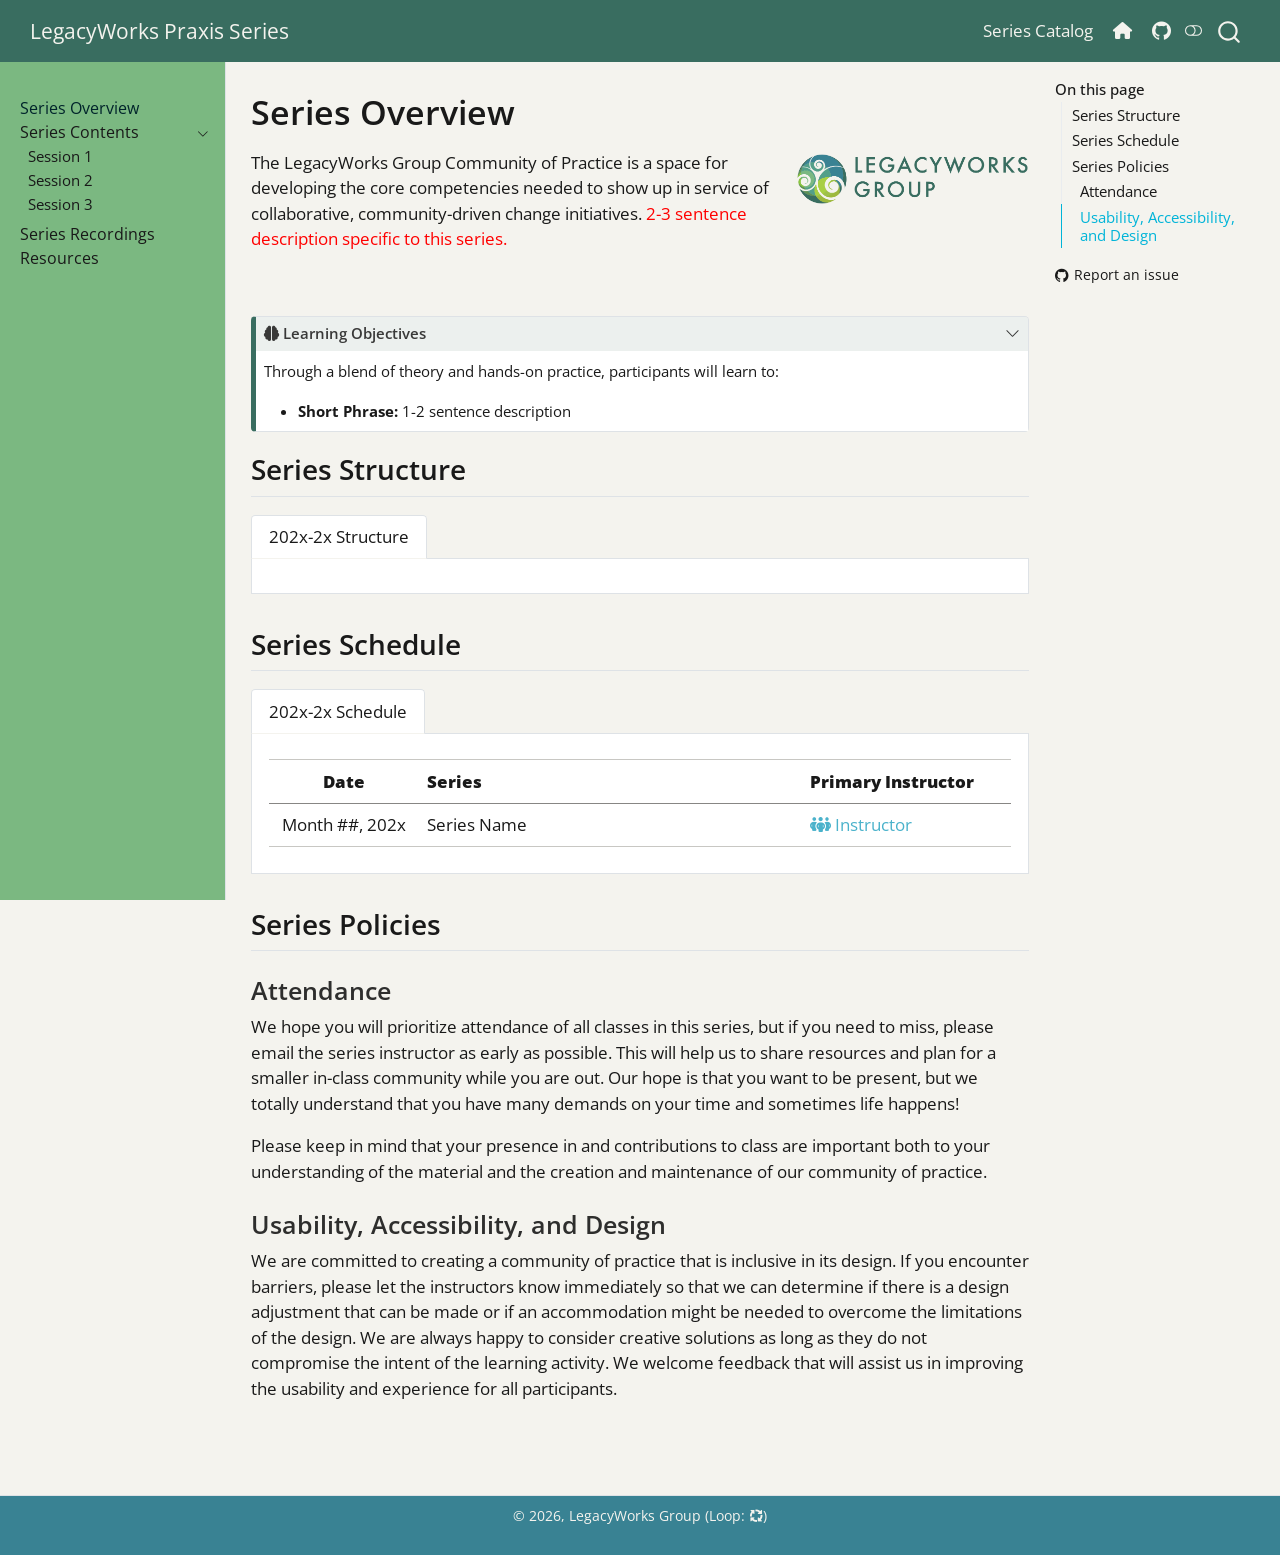
<file: index.html>
<!DOCTYPE html>
<html xmlns="http://www.w3.org/1999/xhtml" lang="en" xml:lang="en"><head>

<meta charset="utf-8">
<meta name="generator" content="quarto-1.11.9">

<meta name="viewport" content="width=device-width, initial-scale=1.0, user-scalable=yes">


<title>Series Overview – LegacyWorks Praxis Series</title>
<style>
/* Default styles provided by pandoc.
** See https://pandoc.org/MANUAL.html#variables-for-html for config info.
*/
span.smallcaps{font-variant: small-caps;}
div.columns{display: flex; gap: 1.5em;}
div.column{flex: auto;}
@media screen {
div.columns{gap: min(4vw, 1.5em);}
div.column{overflow-x: auto;}
}
div.hanging-indent{margin-left: 1.5em; text-indent: -1.5em;}
ul.task-list{list-style: none;}
ul.task-list li input[type="checkbox"] {
  width: 0.8em;
  margin: 0 0.8em 0.2em -1em; /* quarto-specific, see https://github.com/quarto-dev/quarto-cli/issues/4556 */ 
  vertical-align: middle;
}
</style>


<script src="site_libs/quarto-nav/quarto-nav.js"></script>
<script src="site_libs/quarto-nav/headroom.min.js"></script>
<script src="site_libs/clipboard/clipboard.min.js"></script>
<script src="site_libs/quarto-search/autocomplete.umd.js"></script>
<script src="site_libs/quarto-search/fuse.min.js"></script>
<script src="site_libs/quarto-search/quarto-search.js"></script>
<meta name="quarto:offset" content="./">
<link href="./content/images/logo_lwg-circle.png" rel="icon" type="image/png">
<script src="site_libs/quarto-html/quarto.js" type="module"></script>
<script src="site_libs/quarto-html/tabsets/tabsets.js" type="module"></script>
<script src="site_libs/quarto-html/scrollable-regions/scrollable-regions.js" type="module"></script>
<script src="site_libs/quarto-html/popper.min.js"></script>
<script src="site_libs/quarto-html/tippy.umd.min.js"></script>
<script src="site_libs/quarto-html/anchor.min.js"></script>
<link href="site_libs/quarto-html/tippy.css" rel="stylesheet">
<link href="site_libs/quarto-html/quarto-syntax-highlighting-63b5708e65d6cd79cd7618c58d0c21e7.css" rel="stylesheet" class="quarto-color-scheme" id="quarto-text-highlighting-styles">
<link href="site_libs/quarto-html/quarto-syntax-highlighting-dark-447e42e69aaa9833c0ba1b986f430b20.css" rel="stylesheet" class="quarto-color-scheme quarto-color-alternate" id="quarto-text-highlighting-styles">
<link href="site_libs/quarto-html/quarto-syntax-highlighting-63b5708e65d6cd79cd7618c58d0c21e7.css" rel="stylesheet" class="quarto-color-scheme-extra" id="quarto-text-highlighting-styles">
<script src="site_libs/bootstrap/bootstrap.min.js"></script>
<link href="site_libs/bootstrap/bootstrap-icons.css" rel="stylesheet">
<link href="site_libs/bootstrap/bootstrap-f8d899423bf9217b5b66bb00164146bf.min.css" rel="stylesheet" append-hash="true" class="quarto-color-scheme" id="quarto-bootstrap" data-mode="light">
<link href="site_libs/bootstrap/bootstrap-dark-df876d76ab166774684d766cbe09051a.min.css" rel="stylesheet" append-hash="true" class="quarto-color-scheme quarto-color-alternate" id="quarto-bootstrap" data-mode="dark">
<link href="site_libs/bootstrap/bootstrap-f8d899423bf9217b5b66bb00164146bf.min.css" rel="stylesheet" append-hash="true" class="quarto-color-scheme-extra" id="quarto-bootstrap" data-mode="light">
<link href="site_libs/quarto-contrib/fontawesome6-6.7.2/all.min.css" rel="stylesheet">
<link href="site_libs/quarto-contrib/fontawesome6-6.7.2/latex-fontsize.css" rel="stylesheet">
<script id="quarto-search-options" type="application/json">{
  "location": "navbar",
  "copy-button": false,
  "collapse-after": 3,
  "panel-placement": "end",
  "type": "overlay",
  "limit": 50,
  "keyboard-shortcut": [
    "f",
    "/",
    "s"
  ],
  "show-item-context": false,
  "language": {
    "search-no-results-text": "No results",
    "search-matching-documents-text": "matching documents",
    "search-copy-link-title": "Copy link to search",
    "search-hide-matches-text": "Hide additional matches",
    "search-more-match-text": "more match in this document",
    "search-more-matches-text": "more matches in this document",
    "search-clear-button-title": "Clear",
    "search-text-placeholder": "",
    "search-detached-cancel-button-title": "Cancel",
    "search-submit-button-title": "Submit",
    "search-label": "Search"
  }
}</script>


</head>

<body class="nav-sidebar docked nav-fixed quarto-light"><a id="quarto-skip-link" class="visually-hidden-focusable" href="#quarto-document-content">Skip to main content</a><script id="quarto-html-before-body" type="application/javascript">
    const toggleBodyColorMode = (bsSheetEl) => {
      const mode = bsSheetEl.getAttribute("data-mode");
      const bodyEl = window.document.querySelector("body");
      if (mode === "dark") {
        bodyEl.classList.add("quarto-dark");
        bodyEl.classList.remove("quarto-light");
      } else {
        bodyEl.classList.add("quarto-light");
        bodyEl.classList.remove("quarto-dark");
      }
    }
    const toggleBodyColorPrimary = () => {
      const bsSheetEl = window.document.querySelector("link#quarto-bootstrap:not([rel=disabled-stylesheet])");
      if (bsSheetEl) {
        toggleBodyColorMode(bsSheetEl);
      }
    }
    const setColorSchemeToggle = (alternate) => {
      const toggles = window.document.querySelectorAll('.quarto-color-scheme-toggle');
      for (let i=0; i < toggles.length; i++) {
        const toggle = toggles[i];
        if (toggle) {
          toggle.setAttribute("aria-checked", alternate ? "true" : "false");
          if (alternate) {
            toggle.classList.add("alternate");
          } else {
            toggle.classList.remove("alternate");
          }
        }
      }
    };
    const toggleColorMode = (alternate) => {
      // Switch the stylesheets
      const primaryStylesheets = window.document.querySelectorAll('link.quarto-color-scheme:not(.quarto-color-alternate)');
      const alternateStylesheets = window.document.querySelectorAll('link.quarto-color-scheme.quarto-color-alternate');
      manageTransitions('#quarto-margin-sidebar .nav-link', false);
      if (alternate) {
        // note: dark is layered on light, we don't disable primary!
        enableStylesheet(alternateStylesheets);
        for (const sheetNode of alternateStylesheets) {
          if (sheetNode.id === "quarto-bootstrap") {
            toggleBodyColorMode(sheetNode);
          }
        }
      } else {
        disableStylesheet(alternateStylesheets);
        enableStylesheet(primaryStylesheets)
        toggleBodyColorPrimary();
      }
      manageTransitions('#quarto-margin-sidebar .nav-link', true);
      // Switch the toggles
      setColorSchemeToggle(alternate)
    }
    // Hack to workaround the fact that safari doesn't
    // properly recolor the scrollbar when toggling (#1455).
    // Not run on load: stylesheets are set before first paint there, and
    // scrolling would undo the scroll to a URL fragment (#14973).
    // The one pixel nudge keeps the reader where they were.
    const refreshSafariScrollbar = () => {
      if (navigator.userAgent.indexOf('Safari') > 0 && navigator.userAgent.indexOf('Chrome') == -1) {
        manageTransitions("body", false);
        const scrollY = window.scrollY;
        window.scrollTo(0, scrollY > 0 ? scrollY - 1 : 1);
        setTimeout(() => {
          window.scrollTo(0, scrollY);
          manageTransitions("body", true);
        }, 40);
      }
    }
    const disableStylesheet = (stylesheets) => {
      for (let i=0; i < stylesheets.length; i++) {
        const stylesheet = stylesheets[i];
        stylesheet.rel = 'disabled-stylesheet';
      }
    }
    const enableStylesheet = (stylesheets) => {
      for (let i=0; i < stylesheets.length; i++) {
        const stylesheet = stylesheets[i];
        if(stylesheet.rel !== 'stylesheet') { // for Chrome, which will still FOUC without this check
          stylesheet.rel = 'stylesheet';
        }
      }
    }
    const manageTransitions = (selector, allowTransitions) => {
      const els = window.document.querySelectorAll(selector);
      for (let i=0; i < els.length; i++) {
        const el = els[i];
        if (allowTransitions) {
          el.classList.remove('notransition');
        } else {
          el.classList.add('notransition');
        }
      }
    }
    const isFileUrl = () => {
      return window.location.protocol === 'file:';
    }
    const hasAlternateSentinel = () => {
      let styleSentinel = getColorSchemeSentinel();
      if (styleSentinel !== null) {
        return styleSentinel === "alternate";
      } else {
        return false;
      }
    }
    const setStyleSentinel = (alternate) => {
      const value = alternate ? "alternate" : "default";
      if (!isFileUrl()) {
        window.localStorage.setItem("quarto-color-scheme", value);
      } else {
        localAlternateSentinel = value;
      }
    }
    const getColorSchemeSentinel = () => {
      if (!isFileUrl()) {
        const storageValue = window.localStorage.getItem("quarto-color-scheme");
        return storageValue != null ? storageValue : localAlternateSentinel;
      } else {
        return localAlternateSentinel;
      }
    }
    const toggleGiscusIfUsed = (isAlternate, darkModeDefault) => {
      const baseTheme = document.querySelector('#giscus-base-theme')?.value ?? 'light';
      const alternateTheme = document.querySelector('#giscus-alt-theme')?.value ?? 'dark';
      let newTheme = '';
      if(authorPrefersDark) {
        newTheme = isAlternate ? baseTheme : alternateTheme;
      } else {
        newTheme = isAlternate ? alternateTheme : baseTheme;
      }
      const changeGiscusTheme = () => {
        // From: https://github.com/giscus/giscus/issues/336
        const sendMessage = (message) => {
          const iframe = document.querySelector('iframe.giscus-frame');
          if (!iframe) return;
          iframe.contentWindow.postMessage({ giscus: message }, 'https://giscus.app');
        }
        sendMessage({
          setConfig: {
            theme: newTheme
          }
        });
      }
      const isGiscussLoaded = window.document.querySelector('iframe.giscus-frame') !== null;
      if (isGiscussLoaded) {
        changeGiscusTheme();
      }
    };
    const authorPrefersDark = false;
    const darkModeDefault = authorPrefersDark;
      document.querySelector('link#quarto-text-highlighting-styles.quarto-color-scheme-extra').rel = 'disabled-stylesheet';
      document.querySelector('link#quarto-bootstrap.quarto-color-scheme-extra').rel = 'disabled-stylesheet';
    let localAlternateSentinel = darkModeDefault ? 'alternate' : 'default';
    // Dark / light mode switch
    window.quartoToggleColorScheme = () => {
      // Read the current dark / light value
      let toAlternate = !hasAlternateSentinel();
      toggleColorMode(toAlternate);
      refreshSafariScrollbar();
      setStyleSentinel(toAlternate);
      toggleGiscusIfUsed(toAlternate, darkModeDefault);
      window.dispatchEvent(new Event('resize'));
    };
    // Switch to dark mode if need be
    if (hasAlternateSentinel()) {
      toggleColorMode(true);
    } else {
      toggleColorMode(false);
    }
  </script>

<div id="quarto-search-results"></div>
  <header id="quarto-header" class="headroom fixed-top">
    <nav class="navbar navbar-expand-lg " data-bs-theme="dark" aria-label="Site">
      <div class="navbar-container container-fluid">
      <div class="navbar-brand-container mx-auto">
    <a class="navbar-brand" href="./index.html">
    <span class="navbar-title">LegacyWorks Praxis Series</span>
    </a>
  </div>
          <button class="navbar-toggler" type="button" data-bs-toggle="collapse" data-bs-target="#navbarCollapse" aria-controls="navbarCollapse" aria-expanded="false" aria-label="Toggle navigation" onclick="if (window.quartoToggleHeadroom) { window.quartoToggleHeadroom(); }">
  <span class="navbar-toggler-icon"></span>
</button>
          <div class="collapse navbar-collapse" id="navbarCollapse">
            <ul class="navbar-nav navbar-nav-scroll ms-auto">
  <li class="nav-item">
    <a class="nav-link" href="https://legacyworksgroup.github.io/learning-catalog/"> 
<span class="menu-text">Series Catalog</span></a>
  </li>  
  <li class="nav-item">
    <a class="nav-link" href="https://legacyworksgroup.com/"> 
<span class="menu-text"><i class="fa-solid fa-house" aria-label="house"></i></span></a>
  </li>  
  <li class="nav-item compact">
    <a class="nav-link" href="https://github.com/LegacyWorksGroup"> <i class="bi bi-github" role="img">
</i> 
<span class="menu-text"></span></a>
  </li>  
</ul>
          </div> <!-- /navcollapse -->
            <div class="quarto-navbar-tools">
  <button type="button" role="switch" aria-checked="false" class="quarto-color-scheme-toggle quarto-navigation-tool  px-1" onclick="window.quartoToggleColorScheme(); return false;" title="Toggle dark mode" aria-label="Toggle dark mode"><i class="bi"></i></button>
</div>
            <div id="quarto-search" class="" title="Search"></div>
      </div> <!-- /container-fluid -->
    </nav>
  <nav class="quarto-secondary-nav" aria-label="Toolbar">
    <div class="container-fluid d-flex">
      <button type="button" class="quarto-btn-toggle btn" data-bs-toggle="collapse" role="button" data-bs-target=".quarto-sidebar-collapse-item" aria-controls="quarto-sidebar" aria-expanded="false" aria-label="Toggle sidebar navigation" onclick="if (window.quartoToggleHeadroom) { window.quartoToggleHeadroom(); }">
        <i class="bi bi-layout-text-sidebar-reverse"></i>
      </button>
        <nav class="quarto-page-breadcrumbs" aria-label="Breadcrumbs"><ol class="breadcrumb"><li class="breadcrumb-item"><a href="./index.html">Series Overview</a></li></ol></nav>
        <a class="flex-grow-1" data-bs-toggle="collapse" data-bs-target=".quarto-sidebar-collapse-item" onclick="if (window.quartoToggleHeadroom) { window.quartoToggleHeadroom(); }">      
        </a>
    </div>
  </nav>
</header>
<!-- content -->
<div id="quarto-content" class="quarto-container page-columns page-rows-contents page-layout-article page-navbar">
<!-- sidebar -->
  <nav id="quarto-sidebar" class="sidebar collapse collapse-horizontal quarto-sidebar-collapse-item sidebar-navigation docked overflow-auto" aria-label="Section">
    <div class="sidebar-menu-container"> 
    <ul class="list-unstyled mt-1">
        <li class="sidebar-item">
  <div class="sidebar-item-container"> 
  <a href="./index.html" class="sidebar-item-text sidebar-link active">
 <span class="menu-text">Series Overview</span></a>
  </div>
</li>
        <li class="sidebar-item sidebar-item-section">
      <div class="sidebar-item-container"> 
            <button type="button" class="sidebar-item-text sidebar-item-toggle sidebar-link text-start" data-bs-toggle="collapse" data-bs-target="#quarto-sidebar-section-1" aria-controls="quarto-sidebar-section-1" aria-expanded="true">
 <span class="menu-text" id="quarto-sidebar-section-1-label">Series Contents</span><i class="bi bi-chevron-right" aria-hidden="true"></i></button>
      </div>
      <ul id="quarto-sidebar-section-1" aria-labelledby="quarto-sidebar-section-1-label" class="collapse list-unstyled sidebar-section depth1 show">  
          <li class="sidebar-item">
  <div class="sidebar-item-container"> 
  <a href="./content/session-01.html" class="sidebar-item-text sidebar-link">
 <span class="menu-text">Session 1</span></a>
  </div>
</li>
          <li class="sidebar-item">
  <div class="sidebar-item-container"> 
  <a href="./content/session-02.html" class="sidebar-item-text sidebar-link">
 <span class="menu-text">Session 2</span></a>
  </div>
</li>
          <li class="sidebar-item">
  <div class="sidebar-item-container"> 
  <a href="./content/session-03.html" class="sidebar-item-text sidebar-link">
 <span class="menu-text">Session 3</span></a>
  </div>
</li>
      </ul>
  </li>
        <li class="sidebar-item">
  <div class="sidebar-item-container"> 
  <a href="./recordings.html" class="sidebar-item-text sidebar-link">
 <span class="menu-text">Series Recordings</span></a>
  </div>
</li>
        <li class="sidebar-item">
  <div class="sidebar-item-container"> 
  <a href="./resources.html" class="sidebar-item-text sidebar-link">
 <span class="menu-text">Resources</span></a>
  </div>
</li>
    </ul>
    </div>
</nav>
<div id="quarto-sidebar-glass" class="quarto-sidebar-collapse-item" data-bs-toggle="collapse" data-bs-target=".quarto-sidebar-collapse-item"></div>
<!-- margin-sidebar -->
    <div id="quarto-margin-sidebar" class="sidebar margin-sidebar">
        <nav id="TOC" role="doc-toc" aria-labelledby="toc-title" class="toc-active">
    <h2 id="toc-title">On this page</h2>
   
  <ul>
  <li><a href="#series-structure" id="toc-series-structure" class="nav-link active" data-scroll-target="#series-structure">Series Structure</a></li>
  <li><a href="#series-schedule" id="toc-series-schedule" class="nav-link" data-scroll-target="#series-schedule">Series Schedule</a></li>
  <li><a href="#series-policies" id="toc-series-policies" class="nav-link" data-scroll-target="#series-policies">Series Policies</a>
  <ul class="collapse">
  <li><a href="#attendance" id="toc-attendance" class="nav-link" data-scroll-target="#attendance">Attendance</a></li>
  <li><a href="#usability-accessibility-and-design" id="toc-usability-accessibility-and-design" class="nav-link" data-scroll-target="#usability-accessibility-and-design">Usability, Accessibility, and Design</a></li>
  </ul></li>
  </ul>
<div class="toc-actions"><ul><li><a href="https://github.com/LegacyWorksGroup/issues/new" class="toc-action"><i class="bi bi-github"></i>Report an issue</a></li></ul></div></nav>
    </div>
<!-- main -->
<main class="content" id="quarto-document-content" tabindex="-1">


<header id="title-block-header" class="quarto-title-block default">
<div class="quarto-title">
<h1 class="title">Series Overview</h1>
</div>



<div class="quarto-title-meta">

    
  
    
  </div>
  


</header>


<meta name="robots" content="noindex, nofollow">
<p><img src="content/images/logo_lwg-long.png" alt="Logo for LegacyWorks Group" width="30%" align="right"></p>
<p>The LegacyWorks Group Community of Practice is a space for developing the core competencies needed to show up in service of collaborative, community-driven change initiatives. <span style="color:red">2-3 sentence description specific to this series.</span></p>
<p><br></p>
<div class="callout callout-style-default callout-tip no-icon callout-titled">
<div class="callout-header d-flex align-content-center" data-bs-toggle="collapse" data-bs-target=".callout-1-contents" aria-controls="callout-1" aria-expanded="true" aria-label="Toggle callout">
<div class="callout-icon-container">
<i class="callout-icon no-icon"></i>
</div>
<div class="callout-title-container flex-fill">
<span class="screen-reader-only">Tip</span><i class="fa-solid fa-brain" aria-label="brain"></i> Learning Objectives
</div>
<div class="callout-btn-toggle d-inline-block border-0 py-1 ps-1 pe-0 float-end"><i class="callout-toggle"></i></div>
</div>
<div id="callout-1" class="callout-1-contents callout-collapse collapse show">
<div class="callout-body-container callout-body">
<p>Through a blend of theory and hands-on practice, participants will learn to:</p>
<ul>
<li><strong>Short Phrase:</strong> 1-2 sentence description</li>
</ul>
</div>
</div>
</div>
<section id="series-structure" class="level2">
<h2 class="anchored" data-anchor-id="series-structure">Series Structure</h2>
<div class="tabset-margin-container"></div><div class="panel-tabset">
<ul class="nav nav-tabs" role="tablist"><li class="nav-item" role="presentation"><a class="nav-link active" id="tabset-1-1-tab" data-bs-toggle="tab" data-bs-target="#tabset-1-1" role="tab" aria-controls="tabset-1-1" aria-selected="true" href="">202x-2x Structure</a></li></ul>
<div class="tab-content">
<div id="tabset-1-1" class="tab-pane active" role="tabpanel" aria-labelledby="tabset-1-1-tab">

</div>
</div>
</div>
</section>
<section id="series-schedule" class="level2">
<h2 class="anchored" data-anchor-id="series-schedule">Series Schedule</h2>
<div class="tabset-margin-container"></div><div class="panel-tabset">
<ul class="nav nav-tabs" role="tablist"><li class="nav-item" role="presentation"><a class="nav-link active" id="tabset-2-1-tab" data-bs-toggle="tab" data-bs-target="#tabset-2-1" role="tab" aria-controls="tabset-2-1" aria-selected="true" href="">202x-2x Schedule</a></li></ul>
<div class="tab-content">
<div id="tabset-2-1" class="tab-pane active" role="tabpanel" aria-labelledby="tabset-2-1-tab">
<table class="caption-top table">
<colgroup>
<col style="width: 20%">
<col style="width: 51%">
<col style="width: 28%">
</colgroup>
<thead>
<tr class="header">
<th style="text-align: center;"><strong>Date</strong></th>
<th style="text-align: left;"><strong>Series</strong></th>
<th style="text-align: left;"><strong>Primary Instructor</strong></th>
</tr>
</thead>
<tbody>
<tr class="odd">
<td style="text-align: center;">Month ##, 202x</td>
<td style="text-align: left;">Series Name</td>
<td style="text-align: left;"><span style="color:#4AB2CB"><i class="fa-solid fa-people-group" aria-label="people-group"></i> Instructor </span></td>
</tr>
</tbody>
</table>
</div>
</div>
</div>
</section>
<section id="series-policies" class="level2">
<h2 class="anchored" data-anchor-id="series-policies">Series Policies</h2>
<section id="attendance" class="level3">
<h3 class="anchored" data-anchor-id="attendance">Attendance</h3>
<p>We hope you will prioritize attendance of all classes in this series, but if you need to miss, please email the series instructor as early as possible. This will help us to share resources and plan for a smaller in-class community while you are out. Our hope is that you want to be present, but we totally understand that you have many demands on your time and sometimes life happens!</p>
<p>Please keep in mind that your presence in and contributions to class are important both to your understanding of the material and the creation and maintenance of our community of practice.</p>
</section>
<section id="usability-accessibility-and-design" class="level3">
<h3 class="anchored" data-anchor-id="usability-accessibility-and-design">Usability, Accessibility, and Design</h3>
<p>We are committed to creating a community of practice that is inclusive in its design. If you encounter barriers, please let the instructors know immediately so that we can determine if there is a design adjustment that can be made or if an accommodation might be needed to overcome the limitations of the design. We are always happy to consider creative solutions as long as they do not compromise the intent of the learning activity. We welcome feedback that will assist us in improving the usability and experience for all participants.</p>


</section>
</section>

</main> <!-- /main -->
<script id="quarto-html-after-body" type="application/javascript">
  window.document.addEventListener("DOMContentLoaded", function (event) {
    // Ensure there is a toggle, if there isn't float one in the top right
    if (window.document.querySelector('.quarto-color-scheme-toggle') === null) {
      const toggle = window.document.createElement('button');
      toggle.type = "button";
      toggle.setAttribute("role", "switch");
      toggle.setAttribute("aria-checked", "false");
      toggle.classList.add('top-right');
      toggle.classList.add('quarto-color-scheme-toggle');
      toggle.setAttribute("aria-label", "Toggle dark mode");
      toggle.onclick = function() { try { window.quartoToggleColorScheme(); } catch {} return false; };
      const i = window.document.createElement("i");
      i.classList.add('bi');
      toggle.appendChild(i);
      // Put the toggle in a landmark of its own, so that landmark navigation
      // can reach it.
      //
      // The container is always a fresh direct child of body, and the toggle is
      // never moved into page furniture that the theme or the author controls.
      // The toggle is positioned against the page, so any ancestor that
      // establishes a containing block captures it: a positioned element or a
      // grid for position: absolute, and transform, filter, will-change or
      // contain for position: fixed. A direct child of body has none of these
      // to inherit, and the shift when one appears is silent and visual.
      //
      // ARIA says a document should have at most one banner, and axe reports a
      // duplicate whether or not the banners carry distinct labels. So use a
      // header when the page has no banner yet, and a named region otherwise.
      //
      // A header is a banner wherever it sits, unless it is inside sectioning
      // content, so this cannot just look at the children of body: a custom
      // page layout wraps the title block header in a plain div. An explicit
      // role="banner" always counts.
      const sectioning = 'article, aside, main, nav, section, [role="article"], [role="complementary"], [role="main"], [role="navigation"], [role="region"]';
      const hasBanner = Array.from(
        window.document.querySelectorAll('header:not([role]), [role="banner"]')
      ).some(function(el) {
        return el.hasAttribute("role") || el.closest(sectioning) === null;
      });
      const container = window.document.createElement(hasBanner ? "div" : "header");
      if (hasBanner) {
        container.setAttribute("role", "region");
        container.setAttribute("aria-label", "Toggle dark mode");
      }
      container.classList.add('quarto-color-scheme-toggle-container');
      container.appendChild(toggle);
      window.document.body.appendChild(container);
    }
    setColorSchemeToggle(hasAlternateSentinel())
    const icon = "";
    const anchorJS = new window.AnchorJS();
    anchorJS.options = {
      placement: 'right',
      icon: icon
    };
    anchorJS.add('.anchored');
    const isCodeAnnotation = (el) => {
      for (const clz of el.classList) {
        if (clz.startsWith('code-annotation-')) {                     
          return true;
        }
      }
      return false;
    }
    const onCopySuccess = function(e) {
      // button target
      const button = e.trigger;
      // don't keep focus
      button.blur();
      // flash "checked"
      button.classList.add('code-copy-button-checked');
      var currentTitle = button.getAttribute("title");
      button.setAttribute("title", "Copied!");
      let tooltip;
      if (window.bootstrap) {
        button.setAttribute("data-bs-toggle", "tooltip");
        button.setAttribute("data-bs-placement", "left");
        button.setAttribute("data-bs-title", "Copied!");
        tooltip = new bootstrap.Tooltip(button, 
          { trigger: "manual", 
            customClass: "code-copy-button-tooltip",
            offset: [0, -8]});
        tooltip.show();    
      }
      setTimeout(function() {
        if (tooltip) {
          tooltip.hide();
          button.removeAttribute("data-bs-title");
          button.removeAttribute("data-bs-toggle");
          button.removeAttribute("data-bs-placement");
        }
        button.setAttribute("title", currentTitle);
        button.classList.remove('code-copy-button-checked');
      }, 1000);
      // clear code selection
      e.clearSelection();
    }
    const getTextToCopy = function(trigger) {
      const outerScaffold = trigger.parentElement.cloneNode(true);
      const codeEl = outerScaffold.querySelector('code');
      for (const childEl of codeEl.children) {
        if (isCodeAnnotation(childEl)) {
          childEl.remove();
        }
      }
      return codeEl.innerText;
    }
    const clipboard = new window.ClipboardJS('.code-copy-button:not([data-in-quarto-modal])', {
      text: getTextToCopy
    });
    clipboard.on('success', onCopySuccess);
    if (window.document.getElementById('quarto-embedded-source-code-modal')) {
      const clipboardModal = new window.ClipboardJS('.code-copy-button[data-in-quarto-modal]', {
        text: getTextToCopy,
        container: window.document.getElementById('quarto-embedded-source-code-modal')
      });
      clipboardModal.on('success', onCopySuccess);
    }
      var localhostRegex = new RegExp(/^(?:http|https):\/\/localhost\:?[0-9]*\//);
      var mailtoRegex = new RegExp(/^mailto:/);
        var filterRegex = new RegExp("https:\/\/LegacyWorksGroup\.github\.io\/praxis\/");
      const newWindowLabel = "(opens in a new tab)";
      const newWindowNoteId = "quarto-ext-newwindow-label";
      // Links reference one hidden label through aria-describedby, so the
      // announcement never changes their accessible name.
      var describeNewWindow = (link) => {
        if (!window.document.getElementById(newWindowNoteId)) {
          var newWindowNote = window.document.createElement("span");
          newWindowNote.id = newWindowNoteId;
          newWindowNote.hidden = true;
          newWindowNote.textContent = newWindowLabel;
          window.document.body.appendChild(newWindowNote);
        }
        var describedBy = (link.getAttribute("aria-describedby") || "").split(/\s+/).filter(Boolean);
        if (!describedBy.includes(newWindowNoteId)) {
          describedBy.push(newWindowNoteId);
          link.setAttribute("aria-describedby", describedBy.join(" "));
        }
      }
      var isInternal = (href) => {
          return filterRegex.test(href) || localhostRegex.test(href) || mailtoRegex.test(href);
      }
      // Inspect non-navigation links and adorn them if external
      window.quartoDecorateExternalLinks = function (root) {
     var links = (root || window.document).querySelectorAll('a[href]:not(.nav-link):not(.navbar-brand):not(.toc-action):not(.sidebar-link):not(.sidebar-item-toggle):not(.pagination-link):not(.no-external):not([aria-hidden]):not(.dropdown-item):not(.quarto-navigation-tool):not(.about-link)');
      for (var i=0; i<links.length; i++) {
        const link = links[i];
        if (!isInternal(link.href)) {
          // undo the damage that might have been done by quarto-nav.js in the case of
          // links that we want to consider external
          if (link.dataset.originalHref !== undefined) {
            link.href = link.dataset.originalHref;
          }
            // target, if specified
            link.setAttribute("target", "_blank");
            if (link.getAttribute("rel") === null) {
              link.setAttribute("rel", "noopener");
            }
            describeNewWindow(link);
          if (!link.classList.contains('no-external-icon')) {
          }
        }
      }
      };
      window.quartoDecorateExternalLinks(window.document);
    // Esc closes the popup (WCAG 1.4.13) and focus leaving both trigger and
    // popup closes it (WCAG 2.4.11); tippy handles neither for interactive popups.
    const hideOnEscAndFocusOut = {
      name: 'hideOnEscAndFocusOut',
      defaultValue: true,
      fn(instance) {
        const dismiss = () => {
          // A show scheduled by the trigger delay would otherwise reopen it
          instance.clearDelayTimeouts();
          instance.hide();
        };
        const onKeyDown = (event) => {
          if (event.key !== 'Escape') {
            return;
          }
          // Keep Esc from also reaching page handlers (e.g. reveal.js overview),
          // except an open reveal.js slide menu, which Esc should close too.
          // The menu handles keys only when its keyboard option is on.
          const menuHandlesEsc = window.Reveal?.getPlugin?.('menu')?.isOpen() &&
            window.Reveal.getConfig().menu?.keyboard !== false;
          if (!menuHandlesEsc) {
            event.stopPropagation();
          }
          if (instance.popper.contains(window.document.activeElement)) {
            // Disabled while refocusing so the focus trigger does not reopen it
            instance.disable();
            instance.reference.focus();
            instance.enable();
          }
          dismiss();
        };
        const onFocusOut = (event) => {
          const target = event.relatedTarget;
          if (target && !instance.reference.contains(target) &&
              !instance.popper.contains(target)) {
            dismiss();
          }
        };
        // On the trigger too: a click trigger (code-annotations: select) has no
        // blur handling. Attached for the instance's lifetime so leaving the
        // trigger also cancels a show still pending on the trigger delay.
        instance.reference.addEventListener('focusout', onFocusOut);
        return {
          onShow() {
            window.document.addEventListener('keydown', onKeyDown, true);
            instance.popper.addEventListener('focusout', onFocusOut);
          },
          onHide() {
            window.document.removeEventListener('keydown', onKeyDown, true);
            instance.popper.removeEventListener('focusout', onFocusOut);
          },
          onDestroy() {
            instance.reference.removeEventListener('focusout', onFocusOut);
          },
        };
      },
    };
    function tippyHover(el, contentFn, onTriggerFn, onUntriggerFn) {
      const config = {
        allowHTML: true,
        maxWidth: 500,
        delay: 100,
        arrow: false,
        appendTo: function(el) {
            return el.parentElement;
        },
        interactive: true,
        interactiveBorder: 10,
        theme: 'quarto',
        placement: 'bottom-start',
        plugins: [hideOnEscAndFocusOut],
      };
      if (contentFn) {
        config.content = contentFn;
      }
      if (onTriggerFn) {
        config.onTrigger = onTriggerFn;
      }
      if (onUntriggerFn) {
        config.onUntrigger = onUntriggerFn;
      }
      window.tippy(el, config); 
    }
    const noterefs = window.document.querySelectorAll('a[role="doc-noteref"]');
    for (var i=0; i<noterefs.length; i++) {
      const ref = noterefs[i];
      tippyHover(ref, function() {
        // use id or data attribute instead here
        let href = ref.getAttribute('data-footnote-href') || ref.getAttribute('href');
        try { href = new URL(href).hash; } catch {}
        const id = href.replace(/^#\/?/, "");
        const note = window.document.getElementById(id);
        if (note) {
          return note.innerHTML;
        } else {
          return "";
        }
      });
    }
    const xrefs = window.document.querySelectorAll('a.quarto-xref');
    const processXRef = (id, note) => {
      // Strip column container classes
      const stripColumnClz = (el) => {
        el.classList.remove("page-full", "page-columns");
        if (el.children) {
          for (const child of el.children) {
            stripColumnClz(child);
          }
        }
      }
      stripColumnClz(note)
      if (id === null || id.startsWith('sec-')) {
        // Special case sections, only their first couple elements
        const container = document.createElement("div");
        if (note.children && note.children.length > 2) {
          container.appendChild(note.children[0].cloneNode(true));
          for (let i = 1; i < note.children.length; i++) {
            const child = note.children[i];
            if (child.tagName === "P" && child.innerText === "") {
              continue;
            } else {
              container.appendChild(child.cloneNode(true));
              break;
            }
          }
          if (window.Quarto?.typesetMath) {
            window.Quarto.typesetMath(container);
          }
          return container.innerHTML
        } else {
          if (window.Quarto?.typesetMath) {
            window.Quarto.typesetMath(note);
          }
          return note.innerHTML;
        }
      } else {
        // Remove any anchor links if they are present
        const anchorLink = note.querySelector('a.anchorjs-link');
        if (anchorLink) {
          anchorLink.remove();
        }
        if (window.Quarto?.typesetMath) {
          window.Quarto.typesetMath(note);
        }
        if (note.classList.contains("callout")) {
          return note.outerHTML;
        } else {
          return note.innerHTML;
        }
      }
    }
    for (var i=0; i<xrefs.length; i++) {
      const xref = xrefs[i];
      tippyHover(xref, undefined, function(instance) {
        instance.disable();
        let url = xref.getAttribute('href');
        let hash = undefined; 
        if (url.startsWith('#')) {
          hash = url;
        } else {
          try { hash = new URL(url).hash; } catch {}
        }
        if (hash) {
          const id = hash.replace(/^#\/?/, "");
          const note = window.document.getElementById(id);
          if (note !== null) {
            try {
              const html = processXRef(id, note.cloneNode(true));
              instance.setContent(html);
            } finally {
              instance.enable();
              instance.show();
            }
          } else {
            // See if we can fetch this
            fetch(url.split('#')[0])
            .then(res => res.text())
            .then(html => {
              const parser = new DOMParser();
              const htmlDoc = parser.parseFromString(html, "text/html");
              const note = htmlDoc.getElementById(id);
              if (note !== null) {
                const html = processXRef(id, note);
                instance.setContent(html);
              } 
            }).finally(() => {
              instance.enable();
              instance.show();
            });
          }
        } else {
          // See if we can fetch a full url (with no hash to target)
          // This is a special case and we should probably do some content thinning / targeting
          fetch(url)
          .then(res => res.text())
          .then(html => {
            const parser = new DOMParser();
            const htmlDoc = parser.parseFromString(html, "text/html");
            const note = htmlDoc.querySelector('main.content');
            if (note !== null) {
              // This should only happen for chapter cross references
              // (since there is no id in the URL)
              // remove the first header
              if (note.children.length > 0 && note.children[0].tagName === "HEADER") {
                note.children[0].remove();
              }
              const html = processXRef(null, note);
              instance.setContent(html);
            } 
          }).finally(() => {
            instance.enable();
            instance.show();
          });
        }
      }, function(instance) {
      });
    }
        let selectedAnnoteEl;
        const selectorForAnnotation = ( cell, annotation) => {
          let cellAttr = 'data-code-cell="' + cell + '"';
          let lineAttr = 'data-code-annotation="' +  annotation + '"';
          const selector = 'span[' + cellAttr + '][' + lineAttr + ']';
          return selector;
        }
        const selectCodeLines = (annoteEl) => {
          const doc = window.document;
          const targetCell = annoteEl.getAttribute("data-target-cell");
          const targetAnnotation = annoteEl.getAttribute("data-target-annotation");
          const annoteSpan = window.document.querySelector(selectorForAnnotation(targetCell, targetAnnotation));
          const lines = annoteSpan.getAttribute("data-code-lines").split(",");
          const lineIds = lines.map((line) => {
            return targetCell + "-" + line;
          })
          // Each band is positioned against its own containing block, which is
          // not the offsetParent of the lines, so place it from client rects.
          const placeBand = (band, firstEl, lastEl, codeBlock) => {
            const container = band.offsetParent;
            if (container === null) {
              return;
            }
            const containerRect = container.getBoundingClientRect();
            // Reveal.js scales slides with a transform, so convert client
            // pixels back to the CSS pixels of the container.
            const scale = containerRect.height / container.offsetHeight || 1;
            const firstRect = firstEl.getBoundingClientRect();
            const lastRect = lastEl.getBoundingClientRect();
            const top = (firstRect.top - containerRect.top) / scale - container.clientTop + container.scrollTop;
            const height = (lastRect.bottom - firstRect.top) / scale;
            band.style.top = top - 2 + "px";
            band.style.height = height + 4 + "px";
            if (codeBlock) {
              // Without the copy button wrapper, the containing block is wider
              // than the code block, so span the code block explicitly.
              const blockRect = codeBlock.getBoundingClientRect();
              band.style.left = (blockRect.left - containerRect.left) / scale - container.clientLeft + container.scrollLeft + "px";
              band.style.width = blockRect.width / scale + "px";
            }
          };
          if (lineIds.length > 0) {
            const el = window.document.getElementById(lineIds[0]);
            const lastEl = window.document.getElementById(lineIds[lineIds.length - 1]);
            const parent = el.parentElement.parentElement;
            // cook up a div (if necessary) and position it
            let div = window.document.getElementById("code-annotation-line-highlight");
            if (div === null) {
              div = window.document.createElement("div");
              div.setAttribute("id", "code-annotation-line-highlight");
              div.style.position = 'absolute';
              parent.appendChild(div);
            }
            placeBand(div, el, lastEl, parent.closest("div.sourceCode") || parent);
            let gutterDiv = window.document.getElementById("code-annotation-line-highlight-gutter");
            if (gutterDiv === null) {
              gutterDiv = window.document.createElement("div");
              gutterDiv.setAttribute("id", "code-annotation-line-highlight-gutter");
              gutterDiv.style.position = 'absolute';
              const codeCell = window.document.getElementById(targetCell);
              const gutter = codeCell.querySelector('.code-annotation-gutter');
              gutter.appendChild(gutterDiv);
            }
            placeBand(gutterDiv, el, lastEl);
            selectedAnnoteEl = annoteEl;
          }
        };
        const unselectCodeLines = () => {
          const elementsIds = ["code-annotation-line-highlight", "code-annotation-line-highlight-gutter"];
          elementsIds.forEach((elId) => {
            const div = window.document.getElementById(elId);
            if (div) {
              div.remove();
            }
          });
          selectedAnnoteEl = undefined;
        };
          // Handle positioning of the toggle
      window.addEventListener(
        "resize",
        throttle(() => {
          elRect = undefined;
          if (selectedAnnoteEl) {
            selectCodeLines(selectedAnnoteEl);
          }
        }, 10)
      );
      function throttle(fn, ms) {
      let throttle = false;
      let timer;
        return (...args) => {
          if(!throttle) { // first call gets through
              fn.apply(this, args);
              throttle = true;
          } else { // all the others get throttled
              if(timer) clearTimeout(timer); // cancel #2
              timer = setTimeout(() => {
                fn.apply(this, args);
                timer = throttle = false;
              }, ms);
          }
        };
      }
        // Attach click handler to the DT
        const annoteDls = window.document.querySelectorAll('dt[data-target-cell]');
        for (const annoteDlNode of annoteDls) {
          annoteDlNode.addEventListener('click', (event) => {
            const clickedEl = event.target;
            if (clickedEl !== selectedAnnoteEl) {
              unselectCodeLines();
              const activeEl = window.document.querySelector('dt[data-target-cell].code-annotation-active');
              if (activeEl) {
                activeEl.classList.remove('code-annotation-active');
              }
              selectCodeLines(clickedEl);
              clickedEl.classList.add('code-annotation-active');
            } else {
              // Unselect the line
              unselectCodeLines();
              clickedEl.classList.remove('code-annotation-active');
            }
          });
        }
    const findCites = (el) => {
      const parentEl = el.parentElement;
      if (parentEl) {
        const cites = parentEl.dataset.cites;
        if (cites) {
          return {
            el,
            cites: cites.split(' ')
          };
        } else {
          return findCites(el.parentElement)
        }
      } else {
        return undefined;
      }
    };
    var bibliorefs = window.document.querySelectorAll('a[role="doc-biblioref"]');
    for (var i=0; i<bibliorefs.length; i++) {
      const ref = bibliorefs[i];
      const citeInfo = findCites(ref);
      if (citeInfo) {
        tippyHover(citeInfo.el, function() {
          var popup = window.document.createElement('div');
          citeInfo.cites.forEach(function(cite) {
            var citeDiv = window.document.createElement('div');
            citeDiv.classList.add('hanging-indent');
            citeDiv.classList.add('csl-entry');
            var biblioDiv = window.document.getElementById('ref-' + cite);
            if (biblioDiv) {
              citeDiv.innerHTML = biblioDiv.innerHTML;
            }
            popup.appendChild(citeDiv);
          });
          return popup.innerHTML;
        });
      }
    }
  });
  </script>
  <script type="application/javascript">
  window.quartoScrollableRegionsLabels = {"code":"Scrollable code","output":"Scrollable output"};
  </script>
</div> <!-- /content -->
<footer class="footer">
  <div class="nav-footer">
    <div class="nav-footer-left">
      &nbsp;
    </div>   
    <div class="nav-footer-center">
<p>© 2026, LegacyWorks Group (Loop: <a href="https://sites.google.com/legacyworksgroup.com/legacy-loop/legacyloop"><i class="fa-solid fa-arrows-spin" aria-label="arrows-spin"></i></a>)</p>
<div class="toc-actions d-sm-block d-md-none"><ul><li><a href="https://github.com/LegacyWorksGroup/issues/new" class="toc-action"><i class="bi bi-github"></i>Report an issue</a></li></ul></div></div>
    <div class="nav-footer-right">
      &nbsp;
    </div>
  </div>
</footer>




</body></html>
</file>
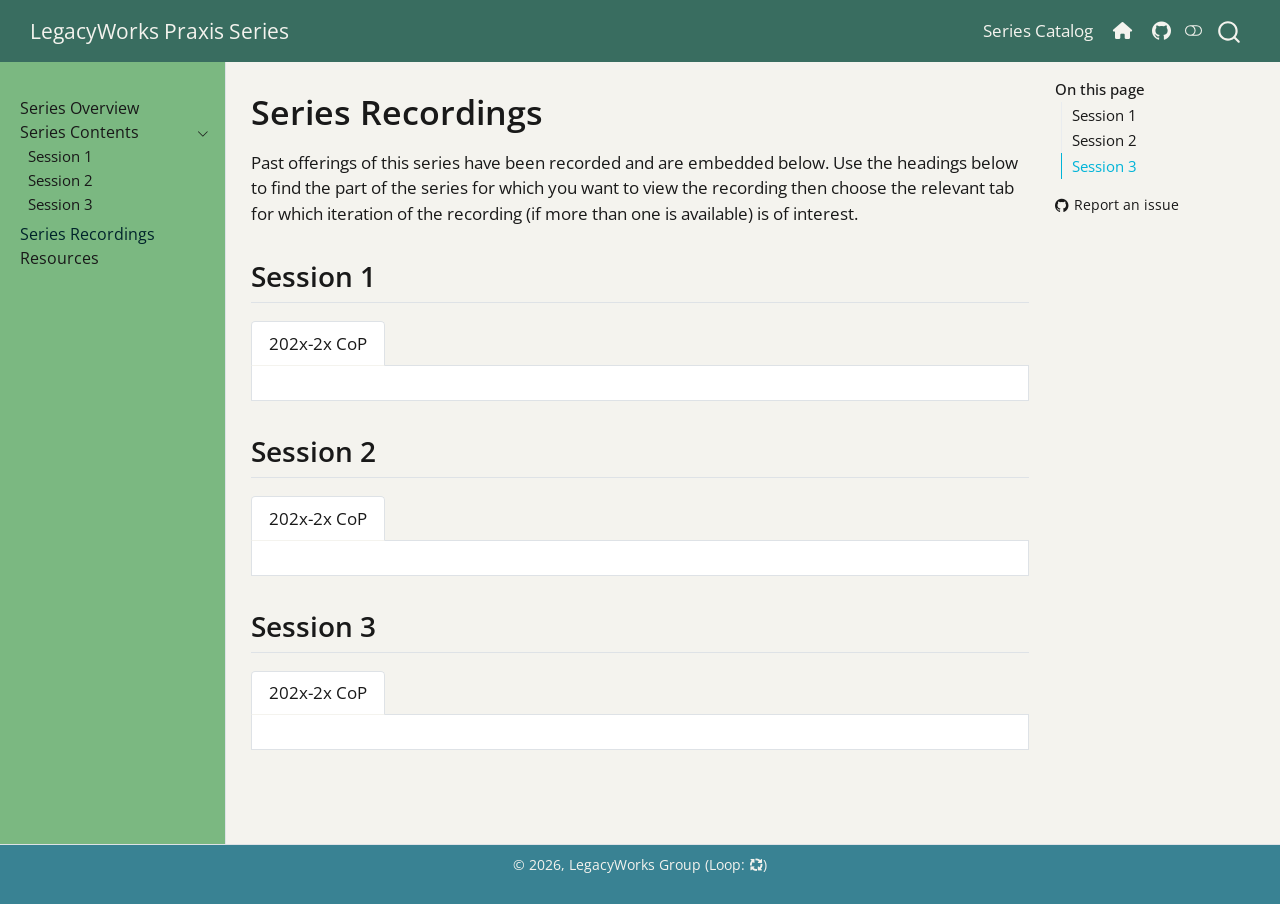
<file: recordings.html>
<!DOCTYPE html>
<html xmlns="http://www.w3.org/1999/xhtml" lang="en" xml:lang="en"><head>

<meta charset="utf-8">
<meta name="generator" content="quarto-1.11.9">

<meta name="viewport" content="width=device-width, initial-scale=1.0, user-scalable=yes">


<title>Series Recordings – LegacyWorks Praxis Series</title>
<style>
/* Default styles provided by pandoc.
** See https://pandoc.org/MANUAL.html#variables-for-html for config info.
*/
span.smallcaps{font-variant: small-caps;}
div.columns{display: flex; gap: 1.5em;}
div.column{flex: auto;}
@media screen {
div.columns{gap: min(4vw, 1.5em);}
div.column{overflow-x: auto;}
}
div.hanging-indent{margin-left: 1.5em; text-indent: -1.5em;}
ul.task-list{list-style: none;}
ul.task-list li input[type="checkbox"] {
  width: 0.8em;
  margin: 0 0.8em 0.2em -1em; /* quarto-specific, see https://github.com/quarto-dev/quarto-cli/issues/4556 */ 
  vertical-align: middle;
}
</style>


<script src="site_libs/quarto-nav/quarto-nav.js"></script>
<script src="site_libs/quarto-nav/headroom.min.js"></script>
<script src="site_libs/clipboard/clipboard.min.js"></script>
<script src="site_libs/quarto-search/autocomplete.umd.js"></script>
<script src="site_libs/quarto-search/fuse.min.js"></script>
<script src="site_libs/quarto-search/quarto-search.js"></script>
<meta name="quarto:offset" content="./">
<link href="./content/images/logo_lwg-circle.png" rel="icon" type="image/png">
<script src="site_libs/quarto-html/quarto.js" type="module"></script>
<script src="site_libs/quarto-html/tabsets/tabsets.js" type="module"></script>
<script src="site_libs/quarto-html/scrollable-regions/scrollable-regions.js" type="module"></script>
<script src="site_libs/quarto-html/popper.min.js"></script>
<script src="site_libs/quarto-html/tippy.umd.min.js"></script>
<script src="site_libs/quarto-html/anchor.min.js"></script>
<link href="site_libs/quarto-html/tippy.css" rel="stylesheet">
<link href="site_libs/quarto-html/quarto-syntax-highlighting-63b5708e65d6cd79cd7618c58d0c21e7.css" rel="stylesheet" class="quarto-color-scheme" id="quarto-text-highlighting-styles">
<link href="site_libs/quarto-html/quarto-syntax-highlighting-dark-447e42e69aaa9833c0ba1b986f430b20.css" rel="stylesheet" class="quarto-color-scheme quarto-color-alternate" id="quarto-text-highlighting-styles">
<link href="site_libs/quarto-html/quarto-syntax-highlighting-63b5708e65d6cd79cd7618c58d0c21e7.css" rel="stylesheet" class="quarto-color-scheme-extra" id="quarto-text-highlighting-styles">
<script src="site_libs/bootstrap/bootstrap.min.js"></script>
<link href="site_libs/bootstrap/bootstrap-icons.css" rel="stylesheet">
<link href="site_libs/bootstrap/bootstrap-f8d899423bf9217b5b66bb00164146bf.min.css" rel="stylesheet" append-hash="true" class="quarto-color-scheme" id="quarto-bootstrap" data-mode="light">
<link href="site_libs/bootstrap/bootstrap-dark-df876d76ab166774684d766cbe09051a.min.css" rel="stylesheet" append-hash="true" class="quarto-color-scheme quarto-color-alternate" id="quarto-bootstrap" data-mode="dark">
<link href="site_libs/bootstrap/bootstrap-f8d899423bf9217b5b66bb00164146bf.min.css" rel="stylesheet" append-hash="true" class="quarto-color-scheme-extra" id="quarto-bootstrap" data-mode="light">
<link href="site_libs/quarto-contrib/fontawesome6-6.7.2/all.min.css" rel="stylesheet">
<link href="site_libs/quarto-contrib/fontawesome6-6.7.2/latex-fontsize.css" rel="stylesheet">
<script id="quarto-search-options" type="application/json">{
  "location": "navbar",
  "copy-button": false,
  "collapse-after": 3,
  "panel-placement": "end",
  "type": "overlay",
  "limit": 50,
  "keyboard-shortcut": [
    "f",
    "/",
    "s"
  ],
  "show-item-context": false,
  "language": {
    "search-no-results-text": "No results",
    "search-matching-documents-text": "matching documents",
    "search-copy-link-title": "Copy link to search",
    "search-hide-matches-text": "Hide additional matches",
    "search-more-match-text": "more match in this document",
    "search-more-matches-text": "more matches in this document",
    "search-clear-button-title": "Clear",
    "search-text-placeholder": "",
    "search-detached-cancel-button-title": "Cancel",
    "search-submit-button-title": "Submit",
    "search-label": "Search"
  }
}</script>


</head>

<body class="nav-sidebar docked nav-fixed quarto-light"><a id="quarto-skip-link" class="visually-hidden-focusable" href="#quarto-document-content">Skip to main content</a><script id="quarto-html-before-body" type="application/javascript">
    const toggleBodyColorMode = (bsSheetEl) => {
      const mode = bsSheetEl.getAttribute("data-mode");
      const bodyEl = window.document.querySelector("body");
      if (mode === "dark") {
        bodyEl.classList.add("quarto-dark");
        bodyEl.classList.remove("quarto-light");
      } else {
        bodyEl.classList.add("quarto-light");
        bodyEl.classList.remove("quarto-dark");
      }
    }
    const toggleBodyColorPrimary = () => {
      const bsSheetEl = window.document.querySelector("link#quarto-bootstrap:not([rel=disabled-stylesheet])");
      if (bsSheetEl) {
        toggleBodyColorMode(bsSheetEl);
      }
    }
    const setColorSchemeToggle = (alternate) => {
      const toggles = window.document.querySelectorAll('.quarto-color-scheme-toggle');
      for (let i=0; i < toggles.length; i++) {
        const toggle = toggles[i];
        if (toggle) {
          toggle.setAttribute("aria-checked", alternate ? "true" : "false");
          if (alternate) {
            toggle.classList.add("alternate");
          } else {
            toggle.classList.remove("alternate");
          }
        }
      }
    };
    const toggleColorMode = (alternate) => {
      // Switch the stylesheets
      const primaryStylesheets = window.document.querySelectorAll('link.quarto-color-scheme:not(.quarto-color-alternate)');
      const alternateStylesheets = window.document.querySelectorAll('link.quarto-color-scheme.quarto-color-alternate');
      manageTransitions('#quarto-margin-sidebar .nav-link', false);
      if (alternate) {
        // note: dark is layered on light, we don't disable primary!
        enableStylesheet(alternateStylesheets);
        for (const sheetNode of alternateStylesheets) {
          if (sheetNode.id === "quarto-bootstrap") {
            toggleBodyColorMode(sheetNode);
          }
        }
      } else {
        disableStylesheet(alternateStylesheets);
        enableStylesheet(primaryStylesheets)
        toggleBodyColorPrimary();
      }
      manageTransitions('#quarto-margin-sidebar .nav-link', true);
      // Switch the toggles
      setColorSchemeToggle(alternate)
    }
    // Hack to workaround the fact that safari doesn't
    // properly recolor the scrollbar when toggling (#1455).
    // Not run on load: stylesheets are set before first paint there, and
    // scrolling would undo the scroll to a URL fragment (#14973).
    // The one pixel nudge keeps the reader where they were.
    const refreshSafariScrollbar = () => {
      if (navigator.userAgent.indexOf('Safari') > 0 && navigator.userAgent.indexOf('Chrome') == -1) {
        manageTransitions("body", false);
        const scrollY = window.scrollY;
        window.scrollTo(0, scrollY > 0 ? scrollY - 1 : 1);
        setTimeout(() => {
          window.scrollTo(0, scrollY);
          manageTransitions("body", true);
        }, 40);
      }
    }
    const disableStylesheet = (stylesheets) => {
      for (let i=0; i < stylesheets.length; i++) {
        const stylesheet = stylesheets[i];
        stylesheet.rel = 'disabled-stylesheet';
      }
    }
    const enableStylesheet = (stylesheets) => {
      for (let i=0; i < stylesheets.length; i++) {
        const stylesheet = stylesheets[i];
        if(stylesheet.rel !== 'stylesheet') { // for Chrome, which will still FOUC without this check
          stylesheet.rel = 'stylesheet';
        }
      }
    }
    const manageTransitions = (selector, allowTransitions) => {
      const els = window.document.querySelectorAll(selector);
      for (let i=0; i < els.length; i++) {
        const el = els[i];
        if (allowTransitions) {
          el.classList.remove('notransition');
        } else {
          el.classList.add('notransition');
        }
      }
    }
    const isFileUrl = () => {
      return window.location.protocol === 'file:';
    }
    const hasAlternateSentinel = () => {
      let styleSentinel = getColorSchemeSentinel();
      if (styleSentinel !== null) {
        return styleSentinel === "alternate";
      } else {
        return false;
      }
    }
    const setStyleSentinel = (alternate) => {
      const value = alternate ? "alternate" : "default";
      if (!isFileUrl()) {
        window.localStorage.setItem("quarto-color-scheme", value);
      } else {
        localAlternateSentinel = value;
      }
    }
    const getColorSchemeSentinel = () => {
      if (!isFileUrl()) {
        const storageValue = window.localStorage.getItem("quarto-color-scheme");
        return storageValue != null ? storageValue : localAlternateSentinel;
      } else {
        return localAlternateSentinel;
      }
    }
    const toggleGiscusIfUsed = (isAlternate, darkModeDefault) => {
      const baseTheme = document.querySelector('#giscus-base-theme')?.value ?? 'light';
      const alternateTheme = document.querySelector('#giscus-alt-theme')?.value ?? 'dark';
      let newTheme = '';
      if(authorPrefersDark) {
        newTheme = isAlternate ? baseTheme : alternateTheme;
      } else {
        newTheme = isAlternate ? alternateTheme : baseTheme;
      }
      const changeGiscusTheme = () => {
        // From: https://github.com/giscus/giscus/issues/336
        const sendMessage = (message) => {
          const iframe = document.querySelector('iframe.giscus-frame');
          if (!iframe) return;
          iframe.contentWindow.postMessage({ giscus: message }, 'https://giscus.app');
        }
        sendMessage({
          setConfig: {
            theme: newTheme
          }
        });
      }
      const isGiscussLoaded = window.document.querySelector('iframe.giscus-frame') !== null;
      if (isGiscussLoaded) {
        changeGiscusTheme();
      }
    };
    const authorPrefersDark = false;
    const darkModeDefault = authorPrefersDark;
      document.querySelector('link#quarto-text-highlighting-styles.quarto-color-scheme-extra').rel = 'disabled-stylesheet';
      document.querySelector('link#quarto-bootstrap.quarto-color-scheme-extra').rel = 'disabled-stylesheet';
    let localAlternateSentinel = darkModeDefault ? 'alternate' : 'default';
    // Dark / light mode switch
    window.quartoToggleColorScheme = () => {
      // Read the current dark / light value
      let toAlternate = !hasAlternateSentinel();
      toggleColorMode(toAlternate);
      refreshSafariScrollbar();
      setStyleSentinel(toAlternate);
      toggleGiscusIfUsed(toAlternate, darkModeDefault);
      window.dispatchEvent(new Event('resize'));
    };
    // Switch to dark mode if need be
    if (hasAlternateSentinel()) {
      toggleColorMode(true);
    } else {
      toggleColorMode(false);
    }
  </script>

<div id="quarto-search-results"></div>
  <header id="quarto-header" class="headroom fixed-top">
    <nav class="navbar navbar-expand-lg " data-bs-theme="dark" aria-label="Site">
      <div class="navbar-container container-fluid">
      <div class="navbar-brand-container mx-auto">
    <a class="navbar-brand" href="./index.html">
    <span class="navbar-title">LegacyWorks Praxis Series</span>
    </a>
  </div>
          <button class="navbar-toggler" type="button" data-bs-toggle="collapse" data-bs-target="#navbarCollapse" aria-controls="navbarCollapse" aria-expanded="false" aria-label="Toggle navigation" onclick="if (window.quartoToggleHeadroom) { window.quartoToggleHeadroom(); }">
  <span class="navbar-toggler-icon"></span>
</button>
          <div class="collapse navbar-collapse" id="navbarCollapse">
            <ul class="navbar-nav navbar-nav-scroll ms-auto">
  <li class="nav-item">
    <a class="nav-link" href="https://legacyworksgroup.github.io/learning-catalog/"> 
<span class="menu-text">Series Catalog</span></a>
  </li>  
  <li class="nav-item">
    <a class="nav-link" href="https://legacyworksgroup.com/"> 
<span class="menu-text"><i class="fa-solid fa-house" aria-label="house"></i></span></a>
  </li>  
  <li class="nav-item compact">
    <a class="nav-link" href="https://github.com/LegacyWorksGroup"> <i class="bi bi-github" role="img">
</i> 
<span class="menu-text"></span></a>
  </li>  
</ul>
          </div> <!-- /navcollapse -->
            <div class="quarto-navbar-tools">
  <button type="button" role="switch" aria-checked="false" class="quarto-color-scheme-toggle quarto-navigation-tool  px-1" onclick="window.quartoToggleColorScheme(); return false;" title="Toggle dark mode" aria-label="Toggle dark mode"><i class="bi"></i></button>
</div>
            <div id="quarto-search" class="" title="Search"></div>
      </div> <!-- /container-fluid -->
    </nav>
  <nav class="quarto-secondary-nav" aria-label="Toolbar">
    <div class="container-fluid d-flex">
      <button type="button" class="quarto-btn-toggle btn" data-bs-toggle="collapse" role="button" data-bs-target=".quarto-sidebar-collapse-item" aria-controls="quarto-sidebar" aria-expanded="false" aria-label="Toggle sidebar navigation" onclick="if (window.quartoToggleHeadroom) { window.quartoToggleHeadroom(); }">
        <i class="bi bi-layout-text-sidebar-reverse"></i>
      </button>
        <nav class="quarto-page-breadcrumbs" aria-label="Breadcrumbs"><ol class="breadcrumb"><li class="breadcrumb-item"><a href="./recordings.html">Series Recordings</a></li></ol></nav>
        <a class="flex-grow-1" data-bs-toggle="collapse" data-bs-target=".quarto-sidebar-collapse-item" onclick="if (window.quartoToggleHeadroom) { window.quartoToggleHeadroom(); }">      
        </a>
    </div>
  </nav>
</header>
<!-- content -->
<div id="quarto-content" class="quarto-container page-columns page-rows-contents page-layout-article page-navbar">
<!-- sidebar -->
  <nav id="quarto-sidebar" class="sidebar collapse collapse-horizontal quarto-sidebar-collapse-item sidebar-navigation docked overflow-auto" aria-label="Section">
    <div class="sidebar-menu-container"> 
    <ul class="list-unstyled mt-1">
        <li class="sidebar-item">
  <div class="sidebar-item-container"> 
  <a href="./index.html" class="sidebar-item-text sidebar-link">
 <span class="menu-text">Series Overview</span></a>
  </div>
</li>
        <li class="sidebar-item sidebar-item-section">
      <div class="sidebar-item-container"> 
            <button type="button" class="sidebar-item-text sidebar-item-toggle sidebar-link text-start" data-bs-toggle="collapse" data-bs-target="#quarto-sidebar-section-1" aria-controls="quarto-sidebar-section-1" aria-expanded="true">
 <span class="menu-text" id="quarto-sidebar-section-1-label">Series Contents</span><i class="bi bi-chevron-right" aria-hidden="true"></i></button>
      </div>
      <ul id="quarto-sidebar-section-1" aria-labelledby="quarto-sidebar-section-1-label" class="collapse list-unstyled sidebar-section depth1 show">  
          <li class="sidebar-item">
  <div class="sidebar-item-container"> 
  <a href="./content/session-01.html" class="sidebar-item-text sidebar-link">
 <span class="menu-text">Session 1</span></a>
  </div>
</li>
          <li class="sidebar-item">
  <div class="sidebar-item-container"> 
  <a href="./content/session-02.html" class="sidebar-item-text sidebar-link">
 <span class="menu-text">Session 2</span></a>
  </div>
</li>
          <li class="sidebar-item">
  <div class="sidebar-item-container"> 
  <a href="./content/session-03.html" class="sidebar-item-text sidebar-link">
 <span class="menu-text">Session 3</span></a>
  </div>
</li>
      </ul>
  </li>
        <li class="sidebar-item">
  <div class="sidebar-item-container"> 
  <a href="./recordings.html" class="sidebar-item-text sidebar-link active">
 <span class="menu-text">Series Recordings</span></a>
  </div>
</li>
        <li class="sidebar-item">
  <div class="sidebar-item-container"> 
  <a href="./resources.html" class="sidebar-item-text sidebar-link">
 <span class="menu-text">Resources</span></a>
  </div>
</li>
    </ul>
    </div>
</nav>
<div id="quarto-sidebar-glass" class="quarto-sidebar-collapse-item" data-bs-toggle="collapse" data-bs-target=".quarto-sidebar-collapse-item"></div>
<!-- margin-sidebar -->
    <div id="quarto-margin-sidebar" class="sidebar margin-sidebar">
        <nav id="TOC" role="doc-toc" aria-labelledby="toc-title" class="toc-active">
    <h2 id="toc-title">On this page</h2>
   
  <ul>
  <li><a href="#session-1" id="toc-session-1" class="nav-link active" data-scroll-target="#session-1">Session 1</a></li>
  <li><a href="#session-2" id="toc-session-2" class="nav-link" data-scroll-target="#session-2">Session 2</a></li>
  <li><a href="#session-3" id="toc-session-3" class="nav-link" data-scroll-target="#session-3">Session 3</a></li>
  </ul>
<div class="toc-actions"><ul><li><a href="https://github.com/LegacyWorksGroup/issues/new" class="toc-action"><i class="bi bi-github"></i>Report an issue</a></li></ul></div></nav>
    </div>
<!-- main -->
<main class="content" id="quarto-document-content" tabindex="-1">


<header id="title-block-header" class="quarto-title-block default">
<div class="quarto-title">
<h1 class="title">Series Recordings</h1>
</div>



<div class="quarto-title-meta">

    
  
    
  </div>
  


</header>


<meta name="robots" content="noindex, nofollow">
<p>Past offerings of this series have been recorded and are embedded below. Use the headings below to find the part of the series for which you want to view the recording then choose the relevant tab for which iteration of the recording (if more than one is available) is of interest.</p>
<section id="session-1" class="level2">
<h2 class="anchored" data-anchor-id="session-1">Session 1</h2>
<div class="tabset-margin-container"></div><div class="panel-tabset">
<ul class="nav nav-tabs" role="tablist"><li class="nav-item" role="presentation"><a class="nav-link active" id="tabset-1-1-tab" data-bs-toggle="tab" data-bs-target="#tabset-1-1" role="tab" aria-controls="tabset-1-1" aria-selected="true" href="">202x-2x CoP</a></li></ul>
<div class="tab-content">
<div id="tabset-1-1" class="tab-pane active" role="tabpanel" aria-labelledby="tabset-1-1-tab">
<!---
Use the embed code from Vimeo and copy/paste it here!
--->
</div>
</div>
</div>
</section>
<section id="session-2" class="level2">
<h2 class="anchored" data-anchor-id="session-2">Session 2</h2>
<div class="tabset-margin-container"></div><div class="panel-tabset">
<ul class="nav nav-tabs" role="tablist"><li class="nav-item" role="presentation"><a class="nav-link active" id="tabset-2-1-tab" data-bs-toggle="tab" data-bs-target="#tabset-2-1" role="tab" aria-controls="tabset-2-1" aria-selected="true" href="">202x-2x CoP</a></li></ul>
<div class="tab-content">
<div id="tabset-2-1" class="tab-pane active" role="tabpanel" aria-labelledby="tabset-2-1-tab">
<!---
Use the embed code from Vimeo and copy/paste it here!
--->
</div>
</div>
</div>
</section>
<section id="session-3" class="level2">
<h2 class="anchored" data-anchor-id="session-3">Session 3</h2>
<div class="tabset-margin-container"></div><div class="panel-tabset">
<ul class="nav nav-tabs" role="tablist"><li class="nav-item" role="presentation"><a class="nav-link active" id="tabset-3-1-tab" data-bs-toggle="tab" data-bs-target="#tabset-3-1" role="tab" aria-controls="tabset-3-1" aria-selected="true" href="">202x-2x CoP</a></li></ul>
<div class="tab-content">
<div id="tabset-3-1" class="tab-pane active" role="tabpanel" aria-labelledby="tabset-3-1-tab">
<!---
Use the embed code from Vimeo and copy/paste it here!
--->
</div>
</div>
</div>


</section>

</main> <!-- /main -->
<script id="quarto-html-after-body" type="application/javascript">
  window.document.addEventListener("DOMContentLoaded", function (event) {
    // Ensure there is a toggle, if there isn't float one in the top right
    if (window.document.querySelector('.quarto-color-scheme-toggle') === null) {
      const toggle = window.document.createElement('button');
      toggle.type = "button";
      toggle.setAttribute("role", "switch");
      toggle.setAttribute("aria-checked", "false");
      toggle.classList.add('top-right');
      toggle.classList.add('quarto-color-scheme-toggle');
      toggle.setAttribute("aria-label", "Toggle dark mode");
      toggle.onclick = function() { try { window.quartoToggleColorScheme(); } catch {} return false; };
      const i = window.document.createElement("i");
      i.classList.add('bi');
      toggle.appendChild(i);
      // Put the toggle in a landmark of its own, so that landmark navigation
      // can reach it.
      //
      // The container is always a fresh direct child of body, and the toggle is
      // never moved into page furniture that the theme or the author controls.
      // The toggle is positioned against the page, so any ancestor that
      // establishes a containing block captures it: a positioned element or a
      // grid for position: absolute, and transform, filter, will-change or
      // contain for position: fixed. A direct child of body has none of these
      // to inherit, and the shift when one appears is silent and visual.
      //
      // ARIA says a document should have at most one banner, and axe reports a
      // duplicate whether or not the banners carry distinct labels. So use a
      // header when the page has no banner yet, and a named region otherwise.
      //
      // A header is a banner wherever it sits, unless it is inside sectioning
      // content, so this cannot just look at the children of body: a custom
      // page layout wraps the title block header in a plain div. An explicit
      // role="banner" always counts.
      const sectioning = 'article, aside, main, nav, section, [role="article"], [role="complementary"], [role="main"], [role="navigation"], [role="region"]';
      const hasBanner = Array.from(
        window.document.querySelectorAll('header:not([role]), [role="banner"]')
      ).some(function(el) {
        return el.hasAttribute("role") || el.closest(sectioning) === null;
      });
      const container = window.document.createElement(hasBanner ? "div" : "header");
      if (hasBanner) {
        container.setAttribute("role", "region");
        container.setAttribute("aria-label", "Toggle dark mode");
      }
      container.classList.add('quarto-color-scheme-toggle-container');
      container.appendChild(toggle);
      window.document.body.appendChild(container);
    }
    setColorSchemeToggle(hasAlternateSentinel())
    const icon = "";
    const anchorJS = new window.AnchorJS();
    anchorJS.options = {
      placement: 'right',
      icon: icon
    };
    anchorJS.add('.anchored');
    const isCodeAnnotation = (el) => {
      for (const clz of el.classList) {
        if (clz.startsWith('code-annotation-')) {                     
          return true;
        }
      }
      return false;
    }
    const onCopySuccess = function(e) {
      // button target
      const button = e.trigger;
      // don't keep focus
      button.blur();
      // flash "checked"
      button.classList.add('code-copy-button-checked');
      var currentTitle = button.getAttribute("title");
      button.setAttribute("title", "Copied!");
      let tooltip;
      if (window.bootstrap) {
        button.setAttribute("data-bs-toggle", "tooltip");
        button.setAttribute("data-bs-placement", "left");
        button.setAttribute("data-bs-title", "Copied!");
        tooltip = new bootstrap.Tooltip(button, 
          { trigger: "manual", 
            customClass: "code-copy-button-tooltip",
            offset: [0, -8]});
        tooltip.show();    
      }
      setTimeout(function() {
        if (tooltip) {
          tooltip.hide();
          button.removeAttribute("data-bs-title");
          button.removeAttribute("data-bs-toggle");
          button.removeAttribute("data-bs-placement");
        }
        button.setAttribute("title", currentTitle);
        button.classList.remove('code-copy-button-checked');
      }, 1000);
      // clear code selection
      e.clearSelection();
    }
    const getTextToCopy = function(trigger) {
      const outerScaffold = trigger.parentElement.cloneNode(true);
      const codeEl = outerScaffold.querySelector('code');
      for (const childEl of codeEl.children) {
        if (isCodeAnnotation(childEl)) {
          childEl.remove();
        }
      }
      return codeEl.innerText;
    }
    const clipboard = new window.ClipboardJS('.code-copy-button:not([data-in-quarto-modal])', {
      text: getTextToCopy
    });
    clipboard.on('success', onCopySuccess);
    if (window.document.getElementById('quarto-embedded-source-code-modal')) {
      const clipboardModal = new window.ClipboardJS('.code-copy-button[data-in-quarto-modal]', {
        text: getTextToCopy,
        container: window.document.getElementById('quarto-embedded-source-code-modal')
      });
      clipboardModal.on('success', onCopySuccess);
    }
      var localhostRegex = new RegExp(/^(?:http|https):\/\/localhost\:?[0-9]*\//);
      var mailtoRegex = new RegExp(/^mailto:/);
        var filterRegex = new RegExp("https:\/\/LegacyWorksGroup\.github\.io\/praxis\/");
      const newWindowLabel = "(opens in a new tab)";
      const newWindowNoteId = "quarto-ext-newwindow-label";
      // Links reference one hidden label through aria-describedby, so the
      // announcement never changes their accessible name.
      var describeNewWindow = (link) => {
        if (!window.document.getElementById(newWindowNoteId)) {
          var newWindowNote = window.document.createElement("span");
          newWindowNote.id = newWindowNoteId;
          newWindowNote.hidden = true;
          newWindowNote.textContent = newWindowLabel;
          window.document.body.appendChild(newWindowNote);
        }
        var describedBy = (link.getAttribute("aria-describedby") || "").split(/\s+/).filter(Boolean);
        if (!describedBy.includes(newWindowNoteId)) {
          describedBy.push(newWindowNoteId);
          link.setAttribute("aria-describedby", describedBy.join(" "));
        }
      }
      var isInternal = (href) => {
          return filterRegex.test(href) || localhostRegex.test(href) || mailtoRegex.test(href);
      }
      // Inspect non-navigation links and adorn them if external
      window.quartoDecorateExternalLinks = function (root) {
     var links = (root || window.document).querySelectorAll('a[href]:not(.nav-link):not(.navbar-brand):not(.toc-action):not(.sidebar-link):not(.sidebar-item-toggle):not(.pagination-link):not(.no-external):not([aria-hidden]):not(.dropdown-item):not(.quarto-navigation-tool):not(.about-link)');
      for (var i=0; i<links.length; i++) {
        const link = links[i];
        if (!isInternal(link.href)) {
          // undo the damage that might have been done by quarto-nav.js in the case of
          // links that we want to consider external
          if (link.dataset.originalHref !== undefined) {
            link.href = link.dataset.originalHref;
          }
            // target, if specified
            link.setAttribute("target", "_blank");
            if (link.getAttribute("rel") === null) {
              link.setAttribute("rel", "noopener");
            }
            describeNewWindow(link);
          if (!link.classList.contains('no-external-icon')) {
          }
        }
      }
      };
      window.quartoDecorateExternalLinks(window.document);
    // Esc closes the popup (WCAG 1.4.13) and focus leaving both trigger and
    // popup closes it (WCAG 2.4.11); tippy handles neither for interactive popups.
    const hideOnEscAndFocusOut = {
      name: 'hideOnEscAndFocusOut',
      defaultValue: true,
      fn(instance) {
        const dismiss = () => {
          // A show scheduled by the trigger delay would otherwise reopen it
          instance.clearDelayTimeouts();
          instance.hide();
        };
        const onKeyDown = (event) => {
          if (event.key !== 'Escape') {
            return;
          }
          // Keep Esc from also reaching page handlers (e.g. reveal.js overview),
          // except an open reveal.js slide menu, which Esc should close too.
          // The menu handles keys only when its keyboard option is on.
          const menuHandlesEsc = window.Reveal?.getPlugin?.('menu')?.isOpen() &&
            window.Reveal.getConfig().menu?.keyboard !== false;
          if (!menuHandlesEsc) {
            event.stopPropagation();
          }
          if (instance.popper.contains(window.document.activeElement)) {
            // Disabled while refocusing so the focus trigger does not reopen it
            instance.disable();
            instance.reference.focus();
            instance.enable();
          }
          dismiss();
        };
        const onFocusOut = (event) => {
          const target = event.relatedTarget;
          if (target && !instance.reference.contains(target) &&
              !instance.popper.contains(target)) {
            dismiss();
          }
        };
        // On the trigger too: a click trigger (code-annotations: select) has no
        // blur handling. Attached for the instance's lifetime so leaving the
        // trigger also cancels a show still pending on the trigger delay.
        instance.reference.addEventListener('focusout', onFocusOut);
        return {
          onShow() {
            window.document.addEventListener('keydown', onKeyDown, true);
            instance.popper.addEventListener('focusout', onFocusOut);
          },
          onHide() {
            window.document.removeEventListener('keydown', onKeyDown, true);
            instance.popper.removeEventListener('focusout', onFocusOut);
          },
          onDestroy() {
            instance.reference.removeEventListener('focusout', onFocusOut);
          },
        };
      },
    };
    function tippyHover(el, contentFn, onTriggerFn, onUntriggerFn) {
      const config = {
        allowHTML: true,
        maxWidth: 500,
        delay: 100,
        arrow: false,
        appendTo: function(el) {
            return el.parentElement;
        },
        interactive: true,
        interactiveBorder: 10,
        theme: 'quarto',
        placement: 'bottom-start',
        plugins: [hideOnEscAndFocusOut],
      };
      if (contentFn) {
        config.content = contentFn;
      }
      if (onTriggerFn) {
        config.onTrigger = onTriggerFn;
      }
      if (onUntriggerFn) {
        config.onUntrigger = onUntriggerFn;
      }
      window.tippy(el, config); 
    }
    const noterefs = window.document.querySelectorAll('a[role="doc-noteref"]');
    for (var i=0; i<noterefs.length; i++) {
      const ref = noterefs[i];
      tippyHover(ref, function() {
        // use id or data attribute instead here
        let href = ref.getAttribute('data-footnote-href') || ref.getAttribute('href');
        try { href = new URL(href).hash; } catch {}
        const id = href.replace(/^#\/?/, "");
        const note = window.document.getElementById(id);
        if (note) {
          return note.innerHTML;
        } else {
          return "";
        }
      });
    }
    const xrefs = window.document.querySelectorAll('a.quarto-xref');
    const processXRef = (id, note) => {
      // Strip column container classes
      const stripColumnClz = (el) => {
        el.classList.remove("page-full", "page-columns");
        if (el.children) {
          for (const child of el.children) {
            stripColumnClz(child);
          }
        }
      }
      stripColumnClz(note)
      if (id === null || id.startsWith('sec-')) {
        // Special case sections, only their first couple elements
        const container = document.createElement("div");
        if (note.children && note.children.length > 2) {
          container.appendChild(note.children[0].cloneNode(true));
          for (let i = 1; i < note.children.length; i++) {
            const child = note.children[i];
            if (child.tagName === "P" && child.innerText === "") {
              continue;
            } else {
              container.appendChild(child.cloneNode(true));
              break;
            }
          }
          if (window.Quarto?.typesetMath) {
            window.Quarto.typesetMath(container);
          }
          return container.innerHTML
        } else {
          if (window.Quarto?.typesetMath) {
            window.Quarto.typesetMath(note);
          }
          return note.innerHTML;
        }
      } else {
        // Remove any anchor links if they are present
        const anchorLink = note.querySelector('a.anchorjs-link');
        if (anchorLink) {
          anchorLink.remove();
        }
        if (window.Quarto?.typesetMath) {
          window.Quarto.typesetMath(note);
        }
        if (note.classList.contains("callout")) {
          return note.outerHTML;
        } else {
          return note.innerHTML;
        }
      }
    }
    for (var i=0; i<xrefs.length; i++) {
      const xref = xrefs[i];
      tippyHover(xref, undefined, function(instance) {
        instance.disable();
        let url = xref.getAttribute('href');
        let hash = undefined; 
        if (url.startsWith('#')) {
          hash = url;
        } else {
          try { hash = new URL(url).hash; } catch {}
        }
        if (hash) {
          const id = hash.replace(/^#\/?/, "");
          const note = window.document.getElementById(id);
          if (note !== null) {
            try {
              const html = processXRef(id, note.cloneNode(true));
              instance.setContent(html);
            } finally {
              instance.enable();
              instance.show();
            }
          } else {
            // See if we can fetch this
            fetch(url.split('#')[0])
            .then(res => res.text())
            .then(html => {
              const parser = new DOMParser();
              const htmlDoc = parser.parseFromString(html, "text/html");
              const note = htmlDoc.getElementById(id);
              if (note !== null) {
                const html = processXRef(id, note);
                instance.setContent(html);
              } 
            }).finally(() => {
              instance.enable();
              instance.show();
            });
          }
        } else {
          // See if we can fetch a full url (with no hash to target)
          // This is a special case and we should probably do some content thinning / targeting
          fetch(url)
          .then(res => res.text())
          .then(html => {
            const parser = new DOMParser();
            const htmlDoc = parser.parseFromString(html, "text/html");
            const note = htmlDoc.querySelector('main.content');
            if (note !== null) {
              // This should only happen for chapter cross references
              // (since there is no id in the URL)
              // remove the first header
              if (note.children.length > 0 && note.children[0].tagName === "HEADER") {
                note.children[0].remove();
              }
              const html = processXRef(null, note);
              instance.setContent(html);
            } 
          }).finally(() => {
            instance.enable();
            instance.show();
          });
        }
      }, function(instance) {
      });
    }
        let selectedAnnoteEl;
        const selectorForAnnotation = ( cell, annotation) => {
          let cellAttr = 'data-code-cell="' + cell + '"';
          let lineAttr = 'data-code-annotation="' +  annotation + '"';
          const selector = 'span[' + cellAttr + '][' + lineAttr + ']';
          return selector;
        }
        const selectCodeLines = (annoteEl) => {
          const doc = window.document;
          const targetCell = annoteEl.getAttribute("data-target-cell");
          const targetAnnotation = annoteEl.getAttribute("data-target-annotation");
          const annoteSpan = window.document.querySelector(selectorForAnnotation(targetCell, targetAnnotation));
          const lines = annoteSpan.getAttribute("data-code-lines").split(",");
          const lineIds = lines.map((line) => {
            return targetCell + "-" + line;
          })
          // Each band is positioned against its own containing block, which is
          // not the offsetParent of the lines, so place it from client rects.
          const placeBand = (band, firstEl, lastEl, codeBlock) => {
            const container = band.offsetParent;
            if (container === null) {
              return;
            }
            const containerRect = container.getBoundingClientRect();
            // Reveal.js scales slides with a transform, so convert client
            // pixels back to the CSS pixels of the container.
            const scale = containerRect.height / container.offsetHeight || 1;
            const firstRect = firstEl.getBoundingClientRect();
            const lastRect = lastEl.getBoundingClientRect();
            const top = (firstRect.top - containerRect.top) / scale - container.clientTop + container.scrollTop;
            const height = (lastRect.bottom - firstRect.top) / scale;
            band.style.top = top - 2 + "px";
            band.style.height = height + 4 + "px";
            if (codeBlock) {
              // Without the copy button wrapper, the containing block is wider
              // than the code block, so span the code block explicitly.
              const blockRect = codeBlock.getBoundingClientRect();
              band.style.left = (blockRect.left - containerRect.left) / scale - container.clientLeft + container.scrollLeft + "px";
              band.style.width = blockRect.width / scale + "px";
            }
          };
          if (lineIds.length > 0) {
            const el = window.document.getElementById(lineIds[0]);
            const lastEl = window.document.getElementById(lineIds[lineIds.length - 1]);
            const parent = el.parentElement.parentElement;
            // cook up a div (if necessary) and position it
            let div = window.document.getElementById("code-annotation-line-highlight");
            if (div === null) {
              div = window.document.createElement("div");
              div.setAttribute("id", "code-annotation-line-highlight");
              div.style.position = 'absolute';
              parent.appendChild(div);
            }
            placeBand(div, el, lastEl, parent.closest("div.sourceCode") || parent);
            let gutterDiv = window.document.getElementById("code-annotation-line-highlight-gutter");
            if (gutterDiv === null) {
              gutterDiv = window.document.createElement("div");
              gutterDiv.setAttribute("id", "code-annotation-line-highlight-gutter");
              gutterDiv.style.position = 'absolute';
              const codeCell = window.document.getElementById(targetCell);
              const gutter = codeCell.querySelector('.code-annotation-gutter');
              gutter.appendChild(gutterDiv);
            }
            placeBand(gutterDiv, el, lastEl);
            selectedAnnoteEl = annoteEl;
          }
        };
        const unselectCodeLines = () => {
          const elementsIds = ["code-annotation-line-highlight", "code-annotation-line-highlight-gutter"];
          elementsIds.forEach((elId) => {
            const div = window.document.getElementById(elId);
            if (div) {
              div.remove();
            }
          });
          selectedAnnoteEl = undefined;
        };
          // Handle positioning of the toggle
      window.addEventListener(
        "resize",
        throttle(() => {
          elRect = undefined;
          if (selectedAnnoteEl) {
            selectCodeLines(selectedAnnoteEl);
          }
        }, 10)
      );
      function throttle(fn, ms) {
      let throttle = false;
      let timer;
        return (...args) => {
          if(!throttle) { // first call gets through
              fn.apply(this, args);
              throttle = true;
          } else { // all the others get throttled
              if(timer) clearTimeout(timer); // cancel #2
              timer = setTimeout(() => {
                fn.apply(this, args);
                timer = throttle = false;
              }, ms);
          }
        };
      }
        // Attach click handler to the DT
        const annoteDls = window.document.querySelectorAll('dt[data-target-cell]');
        for (const annoteDlNode of annoteDls) {
          annoteDlNode.addEventListener('click', (event) => {
            const clickedEl = event.target;
            if (clickedEl !== selectedAnnoteEl) {
              unselectCodeLines();
              const activeEl = window.document.querySelector('dt[data-target-cell].code-annotation-active');
              if (activeEl) {
                activeEl.classList.remove('code-annotation-active');
              }
              selectCodeLines(clickedEl);
              clickedEl.classList.add('code-annotation-active');
            } else {
              // Unselect the line
              unselectCodeLines();
              clickedEl.classList.remove('code-annotation-active');
            }
          });
        }
    const findCites = (el) => {
      const parentEl = el.parentElement;
      if (parentEl) {
        const cites = parentEl.dataset.cites;
        if (cites) {
          return {
            el,
            cites: cites.split(' ')
          };
        } else {
          return findCites(el.parentElement)
        }
      } else {
        return undefined;
      }
    };
    var bibliorefs = window.document.querySelectorAll('a[role="doc-biblioref"]');
    for (var i=0; i<bibliorefs.length; i++) {
      const ref = bibliorefs[i];
      const citeInfo = findCites(ref);
      if (citeInfo) {
        tippyHover(citeInfo.el, function() {
          var popup = window.document.createElement('div');
          citeInfo.cites.forEach(function(cite) {
            var citeDiv = window.document.createElement('div');
            citeDiv.classList.add('hanging-indent');
            citeDiv.classList.add('csl-entry');
            var biblioDiv = window.document.getElementById('ref-' + cite);
            if (biblioDiv) {
              citeDiv.innerHTML = biblioDiv.innerHTML;
            }
            popup.appendChild(citeDiv);
          });
          return popup.innerHTML;
        });
      }
    }
  });
  </script>
  <script type="application/javascript">
  window.quartoScrollableRegionsLabels = {"code":"Scrollable code","output":"Scrollable output"};
  </script>
</div> <!-- /content -->
<footer class="footer">
  <div class="nav-footer">
    <div class="nav-footer-left">
      &nbsp;
    </div>   
    <div class="nav-footer-center">
<p>© 2026, LegacyWorks Group (Loop: <a href="https://sites.google.com/legacyworksgroup.com/legacy-loop/legacyloop"><i class="fa-solid fa-arrows-spin" aria-label="arrows-spin"></i></a>)</p>
<div class="toc-actions d-sm-block d-md-none"><ul><li><a href="https://github.com/LegacyWorksGroup/issues/new" class="toc-action"><i class="bi bi-github"></i>Report an issue</a></li></ul></div></div>
    <div class="nav-footer-right">
      &nbsp;
    </div>
  </div>
</footer>




</body></html>
</file>
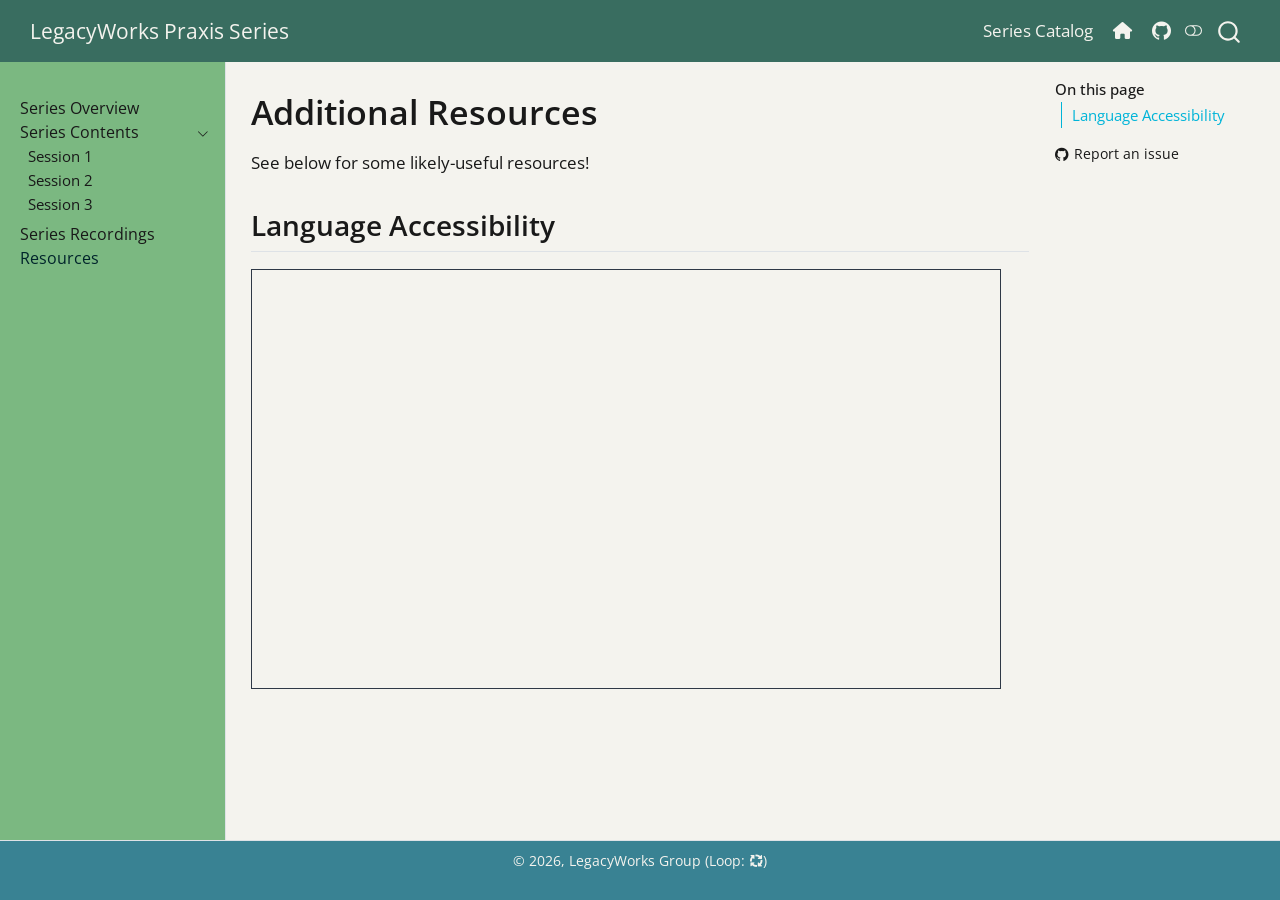
<file: resources.html>
<!DOCTYPE html>
<html xmlns="http://www.w3.org/1999/xhtml" lang="en" xml:lang="en"><head>

<meta charset="utf-8">
<meta name="generator" content="quarto-1.11.9">

<meta name="viewport" content="width=device-width, initial-scale=1.0, user-scalable=yes">


<title>Additional Resources – LegacyWorks Praxis Series</title>
<style>
/* Default styles provided by pandoc.
** See https://pandoc.org/MANUAL.html#variables-for-html for config info.
*/
span.smallcaps{font-variant: small-caps;}
div.columns{display: flex; gap: 1.5em;}
div.column{flex: auto;}
@media screen {
div.columns{gap: min(4vw, 1.5em);}
div.column{overflow-x: auto;}
}
div.hanging-indent{margin-left: 1.5em; text-indent: -1.5em;}
ul.task-list{list-style: none;}
ul.task-list li input[type="checkbox"] {
  width: 0.8em;
  margin: 0 0.8em 0.2em -1em; /* quarto-specific, see https://github.com/quarto-dev/quarto-cli/issues/4556 */ 
  vertical-align: middle;
}
</style>


<script src="site_libs/quarto-nav/quarto-nav.js"></script>
<script src="site_libs/quarto-nav/headroom.min.js"></script>
<script src="site_libs/clipboard/clipboard.min.js"></script>
<script src="site_libs/quarto-search/autocomplete.umd.js"></script>
<script src="site_libs/quarto-search/fuse.min.js"></script>
<script src="site_libs/quarto-search/quarto-search.js"></script>
<meta name="quarto:offset" content="./">
<link href="./content/images/logo_lwg-circle.png" rel="icon" type="image/png">
<script src="site_libs/quarto-html/quarto.js" type="module"></script>
<script src="site_libs/quarto-html/tabsets/tabsets.js" type="module"></script>
<script src="site_libs/quarto-html/scrollable-regions/scrollable-regions.js" type="module"></script>
<script src="site_libs/quarto-html/popper.min.js"></script>
<script src="site_libs/quarto-html/tippy.umd.min.js"></script>
<script src="site_libs/quarto-html/anchor.min.js"></script>
<link href="site_libs/quarto-html/tippy.css" rel="stylesheet">
<link href="site_libs/quarto-html/quarto-syntax-highlighting-63b5708e65d6cd79cd7618c58d0c21e7.css" rel="stylesheet" class="quarto-color-scheme" id="quarto-text-highlighting-styles">
<link href="site_libs/quarto-html/quarto-syntax-highlighting-dark-447e42e69aaa9833c0ba1b986f430b20.css" rel="stylesheet" class="quarto-color-scheme quarto-color-alternate" id="quarto-text-highlighting-styles">
<link href="site_libs/quarto-html/quarto-syntax-highlighting-63b5708e65d6cd79cd7618c58d0c21e7.css" rel="stylesheet" class="quarto-color-scheme-extra" id="quarto-text-highlighting-styles">
<script src="site_libs/bootstrap/bootstrap.min.js"></script>
<link href="site_libs/bootstrap/bootstrap-icons.css" rel="stylesheet">
<link href="site_libs/bootstrap/bootstrap-f8d899423bf9217b5b66bb00164146bf.min.css" rel="stylesheet" append-hash="true" class="quarto-color-scheme" id="quarto-bootstrap" data-mode="light">
<link href="site_libs/bootstrap/bootstrap-dark-df876d76ab166774684d766cbe09051a.min.css" rel="stylesheet" append-hash="true" class="quarto-color-scheme quarto-color-alternate" id="quarto-bootstrap" data-mode="dark">
<link href="site_libs/bootstrap/bootstrap-f8d899423bf9217b5b66bb00164146bf.min.css" rel="stylesheet" append-hash="true" class="quarto-color-scheme-extra" id="quarto-bootstrap" data-mode="light">
<link href="site_libs/quarto-contrib/fontawesome6-6.7.2/all.min.css" rel="stylesheet">
<link href="site_libs/quarto-contrib/fontawesome6-6.7.2/latex-fontsize.css" rel="stylesheet">
<script id="quarto-search-options" type="application/json">{
  "location": "navbar",
  "copy-button": false,
  "collapse-after": 3,
  "panel-placement": "end",
  "type": "overlay",
  "limit": 50,
  "keyboard-shortcut": [
    "f",
    "/",
    "s"
  ],
  "show-item-context": false,
  "language": {
    "search-no-results-text": "No results",
    "search-matching-documents-text": "matching documents",
    "search-copy-link-title": "Copy link to search",
    "search-hide-matches-text": "Hide additional matches",
    "search-more-match-text": "more match in this document",
    "search-more-matches-text": "more matches in this document",
    "search-clear-button-title": "Clear",
    "search-text-placeholder": "",
    "search-detached-cancel-button-title": "Cancel",
    "search-submit-button-title": "Submit",
    "search-label": "Search"
  }
}</script>


</head>

<body class="nav-sidebar docked nav-fixed quarto-light"><a id="quarto-skip-link" class="visually-hidden-focusable" href="#quarto-document-content">Skip to main content</a><script id="quarto-html-before-body" type="application/javascript">
    const toggleBodyColorMode = (bsSheetEl) => {
      const mode = bsSheetEl.getAttribute("data-mode");
      const bodyEl = window.document.querySelector("body");
      if (mode === "dark") {
        bodyEl.classList.add("quarto-dark");
        bodyEl.classList.remove("quarto-light");
      } else {
        bodyEl.classList.add("quarto-light");
        bodyEl.classList.remove("quarto-dark");
      }
    }
    const toggleBodyColorPrimary = () => {
      const bsSheetEl = window.document.querySelector("link#quarto-bootstrap:not([rel=disabled-stylesheet])");
      if (bsSheetEl) {
        toggleBodyColorMode(bsSheetEl);
      }
    }
    const setColorSchemeToggle = (alternate) => {
      const toggles = window.document.querySelectorAll('.quarto-color-scheme-toggle');
      for (let i=0; i < toggles.length; i++) {
        const toggle = toggles[i];
        if (toggle) {
          toggle.setAttribute("aria-checked", alternate ? "true" : "false");
          if (alternate) {
            toggle.classList.add("alternate");
          } else {
            toggle.classList.remove("alternate");
          }
        }
      }
    };
    const toggleColorMode = (alternate) => {
      // Switch the stylesheets
      const primaryStylesheets = window.document.querySelectorAll('link.quarto-color-scheme:not(.quarto-color-alternate)');
      const alternateStylesheets = window.document.querySelectorAll('link.quarto-color-scheme.quarto-color-alternate');
      manageTransitions('#quarto-margin-sidebar .nav-link', false);
      if (alternate) {
        // note: dark is layered on light, we don't disable primary!
        enableStylesheet(alternateStylesheets);
        for (const sheetNode of alternateStylesheets) {
          if (sheetNode.id === "quarto-bootstrap") {
            toggleBodyColorMode(sheetNode);
          }
        }
      } else {
        disableStylesheet(alternateStylesheets);
        enableStylesheet(primaryStylesheets)
        toggleBodyColorPrimary();
      }
      manageTransitions('#quarto-margin-sidebar .nav-link', true);
      // Switch the toggles
      setColorSchemeToggle(alternate)
    }
    // Hack to workaround the fact that safari doesn't
    // properly recolor the scrollbar when toggling (#1455).
    // Not run on load: stylesheets are set before first paint there, and
    // scrolling would undo the scroll to a URL fragment (#14973).
    // The one pixel nudge keeps the reader where they were.
    const refreshSafariScrollbar = () => {
      if (navigator.userAgent.indexOf('Safari') > 0 && navigator.userAgent.indexOf('Chrome') == -1) {
        manageTransitions("body", false);
        const scrollY = window.scrollY;
        window.scrollTo(0, scrollY > 0 ? scrollY - 1 : 1);
        setTimeout(() => {
          window.scrollTo(0, scrollY);
          manageTransitions("body", true);
        }, 40);
      }
    }
    const disableStylesheet = (stylesheets) => {
      for (let i=0; i < stylesheets.length; i++) {
        const stylesheet = stylesheets[i];
        stylesheet.rel = 'disabled-stylesheet';
      }
    }
    const enableStylesheet = (stylesheets) => {
      for (let i=0; i < stylesheets.length; i++) {
        const stylesheet = stylesheets[i];
        if(stylesheet.rel !== 'stylesheet') { // for Chrome, which will still FOUC without this check
          stylesheet.rel = 'stylesheet';
        }
      }
    }
    const manageTransitions = (selector, allowTransitions) => {
      const els = window.document.querySelectorAll(selector);
      for (let i=0; i < els.length; i++) {
        const el = els[i];
        if (allowTransitions) {
          el.classList.remove('notransition');
        } else {
          el.classList.add('notransition');
        }
      }
    }
    const isFileUrl = () => {
      return window.location.protocol === 'file:';
    }
    const hasAlternateSentinel = () => {
      let styleSentinel = getColorSchemeSentinel();
      if (styleSentinel !== null) {
        return styleSentinel === "alternate";
      } else {
        return false;
      }
    }
    const setStyleSentinel = (alternate) => {
      const value = alternate ? "alternate" : "default";
      if (!isFileUrl()) {
        window.localStorage.setItem("quarto-color-scheme", value);
      } else {
        localAlternateSentinel = value;
      }
    }
    const getColorSchemeSentinel = () => {
      if (!isFileUrl()) {
        const storageValue = window.localStorage.getItem("quarto-color-scheme");
        return storageValue != null ? storageValue : localAlternateSentinel;
      } else {
        return localAlternateSentinel;
      }
    }
    const toggleGiscusIfUsed = (isAlternate, darkModeDefault) => {
      const baseTheme = document.querySelector('#giscus-base-theme')?.value ?? 'light';
      const alternateTheme = document.querySelector('#giscus-alt-theme')?.value ?? 'dark';
      let newTheme = '';
      if(authorPrefersDark) {
        newTheme = isAlternate ? baseTheme : alternateTheme;
      } else {
        newTheme = isAlternate ? alternateTheme : baseTheme;
      }
      const changeGiscusTheme = () => {
        // From: https://github.com/giscus/giscus/issues/336
        const sendMessage = (message) => {
          const iframe = document.querySelector('iframe.giscus-frame');
          if (!iframe) return;
          iframe.contentWindow.postMessage({ giscus: message }, 'https://giscus.app');
        }
        sendMessage({
          setConfig: {
            theme: newTheme
          }
        });
      }
      const isGiscussLoaded = window.document.querySelector('iframe.giscus-frame') !== null;
      if (isGiscussLoaded) {
        changeGiscusTheme();
      }
    };
    const authorPrefersDark = false;
    const darkModeDefault = authorPrefersDark;
      document.querySelector('link#quarto-text-highlighting-styles.quarto-color-scheme-extra').rel = 'disabled-stylesheet';
      document.querySelector('link#quarto-bootstrap.quarto-color-scheme-extra').rel = 'disabled-stylesheet';
    let localAlternateSentinel = darkModeDefault ? 'alternate' : 'default';
    // Dark / light mode switch
    window.quartoToggleColorScheme = () => {
      // Read the current dark / light value
      let toAlternate = !hasAlternateSentinel();
      toggleColorMode(toAlternate);
      refreshSafariScrollbar();
      setStyleSentinel(toAlternate);
      toggleGiscusIfUsed(toAlternate, darkModeDefault);
      window.dispatchEvent(new Event('resize'));
    };
    // Switch to dark mode if need be
    if (hasAlternateSentinel()) {
      toggleColorMode(true);
    } else {
      toggleColorMode(false);
    }
  </script>

<div id="quarto-search-results"></div>
  <header id="quarto-header" class="headroom fixed-top">
    <nav class="navbar navbar-expand-lg " data-bs-theme="dark" aria-label="Site">
      <div class="navbar-container container-fluid">
      <div class="navbar-brand-container mx-auto">
    <a class="navbar-brand" href="./index.html">
    <span class="navbar-title">LegacyWorks Praxis Series</span>
    </a>
  </div>
          <button class="navbar-toggler" type="button" data-bs-toggle="collapse" data-bs-target="#navbarCollapse" aria-controls="navbarCollapse" aria-expanded="false" aria-label="Toggle navigation" onclick="if (window.quartoToggleHeadroom) { window.quartoToggleHeadroom(); }">
  <span class="navbar-toggler-icon"></span>
</button>
          <div class="collapse navbar-collapse" id="navbarCollapse">
            <ul class="navbar-nav navbar-nav-scroll ms-auto">
  <li class="nav-item">
    <a class="nav-link" href="https://legacyworksgroup.github.io/learning-catalog/"> 
<span class="menu-text">Series Catalog</span></a>
  </li>  
  <li class="nav-item">
    <a class="nav-link" href="https://legacyworksgroup.com/"> 
<span class="menu-text"><i class="fa-solid fa-house" aria-label="house"></i></span></a>
  </li>  
  <li class="nav-item compact">
    <a class="nav-link" href="https://github.com/LegacyWorksGroup"> <i class="bi bi-github" role="img">
</i> 
<span class="menu-text"></span></a>
  </li>  
</ul>
          </div> <!-- /navcollapse -->
            <div class="quarto-navbar-tools">
  <button type="button" role="switch" aria-checked="false" class="quarto-color-scheme-toggle quarto-navigation-tool  px-1" onclick="window.quartoToggleColorScheme(); return false;" title="Toggle dark mode" aria-label="Toggle dark mode"><i class="bi"></i></button>
</div>
            <div id="quarto-search" class="" title="Search"></div>
      </div> <!-- /container-fluid -->
    </nav>
  <nav class="quarto-secondary-nav" aria-label="Toolbar">
    <div class="container-fluid d-flex">
      <button type="button" class="quarto-btn-toggle btn" data-bs-toggle="collapse" role="button" data-bs-target=".quarto-sidebar-collapse-item" aria-controls="quarto-sidebar" aria-expanded="false" aria-label="Toggle sidebar navigation" onclick="if (window.quartoToggleHeadroom) { window.quartoToggleHeadroom(); }">
        <i class="bi bi-layout-text-sidebar-reverse"></i>
      </button>
        <nav class="quarto-page-breadcrumbs" aria-label="Breadcrumbs"><ol class="breadcrumb"><li class="breadcrumb-item"><a href="./resources.html">Resources</a></li></ol></nav>
        <a class="flex-grow-1" data-bs-toggle="collapse" data-bs-target=".quarto-sidebar-collapse-item" onclick="if (window.quartoToggleHeadroom) { window.quartoToggleHeadroom(); }">      
        </a>
    </div>
  </nav>
</header>
<!-- content -->
<div id="quarto-content" class="quarto-container page-columns page-rows-contents page-layout-article page-navbar">
<!-- sidebar -->
  <nav id="quarto-sidebar" class="sidebar collapse collapse-horizontal quarto-sidebar-collapse-item sidebar-navigation docked overflow-auto" aria-label="Section">
    <div class="sidebar-menu-container"> 
    <ul class="list-unstyled mt-1">
        <li class="sidebar-item">
  <div class="sidebar-item-container"> 
  <a href="./index.html" class="sidebar-item-text sidebar-link">
 <span class="menu-text">Series Overview</span></a>
  </div>
</li>
        <li class="sidebar-item sidebar-item-section">
      <div class="sidebar-item-container"> 
            <button type="button" class="sidebar-item-text sidebar-item-toggle sidebar-link text-start" data-bs-toggle="collapse" data-bs-target="#quarto-sidebar-section-1" aria-controls="quarto-sidebar-section-1" aria-expanded="true">
 <span class="menu-text" id="quarto-sidebar-section-1-label">Series Contents</span><i class="bi bi-chevron-right" aria-hidden="true"></i></button>
      </div>
      <ul id="quarto-sidebar-section-1" aria-labelledby="quarto-sidebar-section-1-label" class="collapse list-unstyled sidebar-section depth1 show">  
          <li class="sidebar-item">
  <div class="sidebar-item-container"> 
  <a href="./content/session-01.html" class="sidebar-item-text sidebar-link">
 <span class="menu-text">Session 1</span></a>
  </div>
</li>
          <li class="sidebar-item">
  <div class="sidebar-item-container"> 
  <a href="./content/session-02.html" class="sidebar-item-text sidebar-link">
 <span class="menu-text">Session 2</span></a>
  </div>
</li>
          <li class="sidebar-item">
  <div class="sidebar-item-container"> 
  <a href="./content/session-03.html" class="sidebar-item-text sidebar-link">
 <span class="menu-text">Session 3</span></a>
  </div>
</li>
      </ul>
  </li>
        <li class="sidebar-item">
  <div class="sidebar-item-container"> 
  <a href="./recordings.html" class="sidebar-item-text sidebar-link">
 <span class="menu-text">Series Recordings</span></a>
  </div>
</li>
        <li class="sidebar-item">
  <div class="sidebar-item-container"> 
  <a href="./resources.html" class="sidebar-item-text sidebar-link active">
 <span class="menu-text">Resources</span></a>
  </div>
</li>
    </ul>
    </div>
</nav>
<div id="quarto-sidebar-glass" class="quarto-sidebar-collapse-item" data-bs-toggle="collapse" data-bs-target=".quarto-sidebar-collapse-item"></div>
<!-- margin-sidebar -->
    <div id="quarto-margin-sidebar" class="sidebar margin-sidebar">
        <nav id="TOC" role="doc-toc" aria-labelledby="toc-title" class="toc-active">
    <h2 id="toc-title">On this page</h2>
   
  <ul>
  <li><a href="#language-accessibility" id="toc-language-accessibility" class="nav-link active" data-scroll-target="#language-accessibility">Language Accessibility</a></li>
  </ul>
<div class="toc-actions"><ul><li><a href="https://github.com/LegacyWorksGroup/issues/new" class="toc-action"><i class="bi bi-github"></i>Report an issue</a></li></ul></div></nav>
    </div>
<!-- main -->
<main class="content" id="quarto-document-content" tabindex="-1">


<header id="title-block-header" class="quarto-title-block default">
<div class="quarto-title">
<h1 class="title">Additional Resources</h1>
</div>



<div class="quarto-title-meta">

    
  
    
  </div>
  


</header>


<meta name="robots" content="noindex, nofollow">
<p>See below for some likely-useful resources!</p>
<section id="language-accessibility" class="level2">
<h2 class="anchored" data-anchor-id="language-accessibility">Language Accessibility</h2>
<iframe src="https://legacyworksgroup.github.io/learning-catalog/translate.html" height="420" width="750" style="border: 1px solid #2e3846;">
</iframe>


</section>

</main> <!-- /main -->
<script id="quarto-html-after-body" type="application/javascript">
  window.document.addEventListener("DOMContentLoaded", function (event) {
    // Ensure there is a toggle, if there isn't float one in the top right
    if (window.document.querySelector('.quarto-color-scheme-toggle') === null) {
      const toggle = window.document.createElement('button');
      toggle.type = "button";
      toggle.setAttribute("role", "switch");
      toggle.setAttribute("aria-checked", "false");
      toggle.classList.add('top-right');
      toggle.classList.add('quarto-color-scheme-toggle');
      toggle.setAttribute("aria-label", "Toggle dark mode");
      toggle.onclick = function() { try { window.quartoToggleColorScheme(); } catch {} return false; };
      const i = window.document.createElement("i");
      i.classList.add('bi');
      toggle.appendChild(i);
      // Put the toggle in a landmark of its own, so that landmark navigation
      // can reach it.
      //
      // The container is always a fresh direct child of body, and the toggle is
      // never moved into page furniture that the theme or the author controls.
      // The toggle is positioned against the page, so any ancestor that
      // establishes a containing block captures it: a positioned element or a
      // grid for position: absolute, and transform, filter, will-change or
      // contain for position: fixed. A direct child of body has none of these
      // to inherit, and the shift when one appears is silent and visual.
      //
      // ARIA says a document should have at most one banner, and axe reports a
      // duplicate whether or not the banners carry distinct labels. So use a
      // header when the page has no banner yet, and a named region otherwise.
      //
      // A header is a banner wherever it sits, unless it is inside sectioning
      // content, so this cannot just look at the children of body: a custom
      // page layout wraps the title block header in a plain div. An explicit
      // role="banner" always counts.
      const sectioning = 'article, aside, main, nav, section, [role="article"], [role="complementary"], [role="main"], [role="navigation"], [role="region"]';
      const hasBanner = Array.from(
        window.document.querySelectorAll('header:not([role]), [role="banner"]')
      ).some(function(el) {
        return el.hasAttribute("role") || el.closest(sectioning) === null;
      });
      const container = window.document.createElement(hasBanner ? "div" : "header");
      if (hasBanner) {
        container.setAttribute("role", "region");
        container.setAttribute("aria-label", "Toggle dark mode");
      }
      container.classList.add('quarto-color-scheme-toggle-container');
      container.appendChild(toggle);
      window.document.body.appendChild(container);
    }
    setColorSchemeToggle(hasAlternateSentinel())
    const icon = "";
    const anchorJS = new window.AnchorJS();
    anchorJS.options = {
      placement: 'right',
      icon: icon
    };
    anchorJS.add('.anchored');
    const isCodeAnnotation = (el) => {
      for (const clz of el.classList) {
        if (clz.startsWith('code-annotation-')) {                     
          return true;
        }
      }
      return false;
    }
    const onCopySuccess = function(e) {
      // button target
      const button = e.trigger;
      // don't keep focus
      button.blur();
      // flash "checked"
      button.classList.add('code-copy-button-checked');
      var currentTitle = button.getAttribute("title");
      button.setAttribute("title", "Copied!");
      let tooltip;
      if (window.bootstrap) {
        button.setAttribute("data-bs-toggle", "tooltip");
        button.setAttribute("data-bs-placement", "left");
        button.setAttribute("data-bs-title", "Copied!");
        tooltip = new bootstrap.Tooltip(button, 
          { trigger: "manual", 
            customClass: "code-copy-button-tooltip",
            offset: [0, -8]});
        tooltip.show();    
      }
      setTimeout(function() {
        if (tooltip) {
          tooltip.hide();
          button.removeAttribute("data-bs-title");
          button.removeAttribute("data-bs-toggle");
          button.removeAttribute("data-bs-placement");
        }
        button.setAttribute("title", currentTitle);
        button.classList.remove('code-copy-button-checked');
      }, 1000);
      // clear code selection
      e.clearSelection();
    }
    const getTextToCopy = function(trigger) {
      const outerScaffold = trigger.parentElement.cloneNode(true);
      const codeEl = outerScaffold.querySelector('code');
      for (const childEl of codeEl.children) {
        if (isCodeAnnotation(childEl)) {
          childEl.remove();
        }
      }
      return codeEl.innerText;
    }
    const clipboard = new window.ClipboardJS('.code-copy-button:not([data-in-quarto-modal])', {
      text: getTextToCopy
    });
    clipboard.on('success', onCopySuccess);
    if (window.document.getElementById('quarto-embedded-source-code-modal')) {
      const clipboardModal = new window.ClipboardJS('.code-copy-button[data-in-quarto-modal]', {
        text: getTextToCopy,
        container: window.document.getElementById('quarto-embedded-source-code-modal')
      });
      clipboardModal.on('success', onCopySuccess);
    }
      var localhostRegex = new RegExp(/^(?:http|https):\/\/localhost\:?[0-9]*\//);
      var mailtoRegex = new RegExp(/^mailto:/);
        var filterRegex = new RegExp("https:\/\/LegacyWorksGroup\.github\.io\/praxis\/");
      const newWindowLabel = "(opens in a new tab)";
      const newWindowNoteId = "quarto-ext-newwindow-label";
      // Links reference one hidden label through aria-describedby, so the
      // announcement never changes their accessible name.
      var describeNewWindow = (link) => {
        if (!window.document.getElementById(newWindowNoteId)) {
          var newWindowNote = window.document.createElement("span");
          newWindowNote.id = newWindowNoteId;
          newWindowNote.hidden = true;
          newWindowNote.textContent = newWindowLabel;
          window.document.body.appendChild(newWindowNote);
        }
        var describedBy = (link.getAttribute("aria-describedby") || "").split(/\s+/).filter(Boolean);
        if (!describedBy.includes(newWindowNoteId)) {
          describedBy.push(newWindowNoteId);
          link.setAttribute("aria-describedby", describedBy.join(" "));
        }
      }
      var isInternal = (href) => {
          return filterRegex.test(href) || localhostRegex.test(href) || mailtoRegex.test(href);
      }
      // Inspect non-navigation links and adorn them if external
      window.quartoDecorateExternalLinks = function (root) {
     var links = (root || window.document).querySelectorAll('a[href]:not(.nav-link):not(.navbar-brand):not(.toc-action):not(.sidebar-link):not(.sidebar-item-toggle):not(.pagination-link):not(.no-external):not([aria-hidden]):not(.dropdown-item):not(.quarto-navigation-tool):not(.about-link)');
      for (var i=0; i<links.length; i++) {
        const link = links[i];
        if (!isInternal(link.href)) {
          // undo the damage that might have been done by quarto-nav.js in the case of
          // links that we want to consider external
          if (link.dataset.originalHref !== undefined) {
            link.href = link.dataset.originalHref;
          }
            // target, if specified
            link.setAttribute("target", "_blank");
            if (link.getAttribute("rel") === null) {
              link.setAttribute("rel", "noopener");
            }
            describeNewWindow(link);
          if (!link.classList.contains('no-external-icon')) {
          }
        }
      }
      };
      window.quartoDecorateExternalLinks(window.document);
    // Esc closes the popup (WCAG 1.4.13) and focus leaving both trigger and
    // popup closes it (WCAG 2.4.11); tippy handles neither for interactive popups.
    const hideOnEscAndFocusOut = {
      name: 'hideOnEscAndFocusOut',
      defaultValue: true,
      fn(instance) {
        const dismiss = () => {
          // A show scheduled by the trigger delay would otherwise reopen it
          instance.clearDelayTimeouts();
          instance.hide();
        };
        const onKeyDown = (event) => {
          if (event.key !== 'Escape') {
            return;
          }
          // Keep Esc from also reaching page handlers (e.g. reveal.js overview),
          // except an open reveal.js slide menu, which Esc should close too.
          // The menu handles keys only when its keyboard option is on.
          const menuHandlesEsc = window.Reveal?.getPlugin?.('menu')?.isOpen() &&
            window.Reveal.getConfig().menu?.keyboard !== false;
          if (!menuHandlesEsc) {
            event.stopPropagation();
          }
          if (instance.popper.contains(window.document.activeElement)) {
            // Disabled while refocusing so the focus trigger does not reopen it
            instance.disable();
            instance.reference.focus();
            instance.enable();
          }
          dismiss();
        };
        const onFocusOut = (event) => {
          const target = event.relatedTarget;
          if (target && !instance.reference.contains(target) &&
              !instance.popper.contains(target)) {
            dismiss();
          }
        };
        // On the trigger too: a click trigger (code-annotations: select) has no
        // blur handling. Attached for the instance's lifetime so leaving the
        // trigger also cancels a show still pending on the trigger delay.
        instance.reference.addEventListener('focusout', onFocusOut);
        return {
          onShow() {
            window.document.addEventListener('keydown', onKeyDown, true);
            instance.popper.addEventListener('focusout', onFocusOut);
          },
          onHide() {
            window.document.removeEventListener('keydown', onKeyDown, true);
            instance.popper.removeEventListener('focusout', onFocusOut);
          },
          onDestroy() {
            instance.reference.removeEventListener('focusout', onFocusOut);
          },
        };
      },
    };
    function tippyHover(el, contentFn, onTriggerFn, onUntriggerFn) {
      const config = {
        allowHTML: true,
        maxWidth: 500,
        delay: 100,
        arrow: false,
        appendTo: function(el) {
            return el.parentElement;
        },
        interactive: true,
        interactiveBorder: 10,
        theme: 'quarto',
        placement: 'bottom-start',
        plugins: [hideOnEscAndFocusOut],
      };
      if (contentFn) {
        config.content = contentFn;
      }
      if (onTriggerFn) {
        config.onTrigger = onTriggerFn;
      }
      if (onUntriggerFn) {
        config.onUntrigger = onUntriggerFn;
      }
      window.tippy(el, config); 
    }
    const noterefs = window.document.querySelectorAll('a[role="doc-noteref"]');
    for (var i=0; i<noterefs.length; i++) {
      const ref = noterefs[i];
      tippyHover(ref, function() {
        // use id or data attribute instead here
        let href = ref.getAttribute('data-footnote-href') || ref.getAttribute('href');
        try { href = new URL(href).hash; } catch {}
        const id = href.replace(/^#\/?/, "");
        const note = window.document.getElementById(id);
        if (note) {
          return note.innerHTML;
        } else {
          return "";
        }
      });
    }
    const xrefs = window.document.querySelectorAll('a.quarto-xref');
    const processXRef = (id, note) => {
      // Strip column container classes
      const stripColumnClz = (el) => {
        el.classList.remove("page-full", "page-columns");
        if (el.children) {
          for (const child of el.children) {
            stripColumnClz(child);
          }
        }
      }
      stripColumnClz(note)
      if (id === null || id.startsWith('sec-')) {
        // Special case sections, only their first couple elements
        const container = document.createElement("div");
        if (note.children && note.children.length > 2) {
          container.appendChild(note.children[0].cloneNode(true));
          for (let i = 1; i < note.children.length; i++) {
            const child = note.children[i];
            if (child.tagName === "P" && child.innerText === "") {
              continue;
            } else {
              container.appendChild(child.cloneNode(true));
              break;
            }
          }
          if (window.Quarto?.typesetMath) {
            window.Quarto.typesetMath(container);
          }
          return container.innerHTML
        } else {
          if (window.Quarto?.typesetMath) {
            window.Quarto.typesetMath(note);
          }
          return note.innerHTML;
        }
      } else {
        // Remove any anchor links if they are present
        const anchorLink = note.querySelector('a.anchorjs-link');
        if (anchorLink) {
          anchorLink.remove();
        }
        if (window.Quarto?.typesetMath) {
          window.Quarto.typesetMath(note);
        }
        if (note.classList.contains("callout")) {
          return note.outerHTML;
        } else {
          return note.innerHTML;
        }
      }
    }
    for (var i=0; i<xrefs.length; i++) {
      const xref = xrefs[i];
      tippyHover(xref, undefined, function(instance) {
        instance.disable();
        let url = xref.getAttribute('href');
        let hash = undefined; 
        if (url.startsWith('#')) {
          hash = url;
        } else {
          try { hash = new URL(url).hash; } catch {}
        }
        if (hash) {
          const id = hash.replace(/^#\/?/, "");
          const note = window.document.getElementById(id);
          if (note !== null) {
            try {
              const html = processXRef(id, note.cloneNode(true));
              instance.setContent(html);
            } finally {
              instance.enable();
              instance.show();
            }
          } else {
            // See if we can fetch this
            fetch(url.split('#')[0])
            .then(res => res.text())
            .then(html => {
              const parser = new DOMParser();
              const htmlDoc = parser.parseFromString(html, "text/html");
              const note = htmlDoc.getElementById(id);
              if (note !== null) {
                const html = processXRef(id, note);
                instance.setContent(html);
              } 
            }).finally(() => {
              instance.enable();
              instance.show();
            });
          }
        } else {
          // See if we can fetch a full url (with no hash to target)
          // This is a special case and we should probably do some content thinning / targeting
          fetch(url)
          .then(res => res.text())
          .then(html => {
            const parser = new DOMParser();
            const htmlDoc = parser.parseFromString(html, "text/html");
            const note = htmlDoc.querySelector('main.content');
            if (note !== null) {
              // This should only happen for chapter cross references
              // (since there is no id in the URL)
              // remove the first header
              if (note.children.length > 0 && note.children[0].tagName === "HEADER") {
                note.children[0].remove();
              }
              const html = processXRef(null, note);
              instance.setContent(html);
            } 
          }).finally(() => {
            instance.enable();
            instance.show();
          });
        }
      }, function(instance) {
      });
    }
        let selectedAnnoteEl;
        const selectorForAnnotation = ( cell, annotation) => {
          let cellAttr = 'data-code-cell="' + cell + '"';
          let lineAttr = 'data-code-annotation="' +  annotation + '"';
          const selector = 'span[' + cellAttr + '][' + lineAttr + ']';
          return selector;
        }
        const selectCodeLines = (annoteEl) => {
          const doc = window.document;
          const targetCell = annoteEl.getAttribute("data-target-cell");
          const targetAnnotation = annoteEl.getAttribute("data-target-annotation");
          const annoteSpan = window.document.querySelector(selectorForAnnotation(targetCell, targetAnnotation));
          const lines = annoteSpan.getAttribute("data-code-lines").split(",");
          const lineIds = lines.map((line) => {
            return targetCell + "-" + line;
          })
          // Each band is positioned against its own containing block, which is
          // not the offsetParent of the lines, so place it from client rects.
          const placeBand = (band, firstEl, lastEl, codeBlock) => {
            const container = band.offsetParent;
            if (container === null) {
              return;
            }
            const containerRect = container.getBoundingClientRect();
            // Reveal.js scales slides with a transform, so convert client
            // pixels back to the CSS pixels of the container.
            const scale = containerRect.height / container.offsetHeight || 1;
            const firstRect = firstEl.getBoundingClientRect();
            const lastRect = lastEl.getBoundingClientRect();
            const top = (firstRect.top - containerRect.top) / scale - container.clientTop + container.scrollTop;
            const height = (lastRect.bottom - firstRect.top) / scale;
            band.style.top = top - 2 + "px";
            band.style.height = height + 4 + "px";
            if (codeBlock) {
              // Without the copy button wrapper, the containing block is wider
              // than the code block, so span the code block explicitly.
              const blockRect = codeBlock.getBoundingClientRect();
              band.style.left = (blockRect.left - containerRect.left) / scale - container.clientLeft + container.scrollLeft + "px";
              band.style.width = blockRect.width / scale + "px";
            }
          };
          if (lineIds.length > 0) {
            const el = window.document.getElementById(lineIds[0]);
            const lastEl = window.document.getElementById(lineIds[lineIds.length - 1]);
            const parent = el.parentElement.parentElement;
            // cook up a div (if necessary) and position it
            let div = window.document.getElementById("code-annotation-line-highlight");
            if (div === null) {
              div = window.document.createElement("div");
              div.setAttribute("id", "code-annotation-line-highlight");
              div.style.position = 'absolute';
              parent.appendChild(div);
            }
            placeBand(div, el, lastEl, parent.closest("div.sourceCode") || parent);
            let gutterDiv = window.document.getElementById("code-annotation-line-highlight-gutter");
            if (gutterDiv === null) {
              gutterDiv = window.document.createElement("div");
              gutterDiv.setAttribute("id", "code-annotation-line-highlight-gutter");
              gutterDiv.style.position = 'absolute';
              const codeCell = window.document.getElementById(targetCell);
              const gutter = codeCell.querySelector('.code-annotation-gutter');
              gutter.appendChild(gutterDiv);
            }
            placeBand(gutterDiv, el, lastEl);
            selectedAnnoteEl = annoteEl;
          }
        };
        const unselectCodeLines = () => {
          const elementsIds = ["code-annotation-line-highlight", "code-annotation-line-highlight-gutter"];
          elementsIds.forEach((elId) => {
            const div = window.document.getElementById(elId);
            if (div) {
              div.remove();
            }
          });
          selectedAnnoteEl = undefined;
        };
          // Handle positioning of the toggle
      window.addEventListener(
        "resize",
        throttle(() => {
          elRect = undefined;
          if (selectedAnnoteEl) {
            selectCodeLines(selectedAnnoteEl);
          }
        }, 10)
      );
      function throttle(fn, ms) {
      let throttle = false;
      let timer;
        return (...args) => {
          if(!throttle) { // first call gets through
              fn.apply(this, args);
              throttle = true;
          } else { // all the others get throttled
              if(timer) clearTimeout(timer); // cancel #2
              timer = setTimeout(() => {
                fn.apply(this, args);
                timer = throttle = false;
              }, ms);
          }
        };
      }
        // Attach click handler to the DT
        const annoteDls = window.document.querySelectorAll('dt[data-target-cell]');
        for (const annoteDlNode of annoteDls) {
          annoteDlNode.addEventListener('click', (event) => {
            const clickedEl = event.target;
            if (clickedEl !== selectedAnnoteEl) {
              unselectCodeLines();
              const activeEl = window.document.querySelector('dt[data-target-cell].code-annotation-active');
              if (activeEl) {
                activeEl.classList.remove('code-annotation-active');
              }
              selectCodeLines(clickedEl);
              clickedEl.classList.add('code-annotation-active');
            } else {
              // Unselect the line
              unselectCodeLines();
              clickedEl.classList.remove('code-annotation-active');
            }
          });
        }
    const findCites = (el) => {
      const parentEl = el.parentElement;
      if (parentEl) {
        const cites = parentEl.dataset.cites;
        if (cites) {
          return {
            el,
            cites: cites.split(' ')
          };
        } else {
          return findCites(el.parentElement)
        }
      } else {
        return undefined;
      }
    };
    var bibliorefs = window.document.querySelectorAll('a[role="doc-biblioref"]');
    for (var i=0; i<bibliorefs.length; i++) {
      const ref = bibliorefs[i];
      const citeInfo = findCites(ref);
      if (citeInfo) {
        tippyHover(citeInfo.el, function() {
          var popup = window.document.createElement('div');
          citeInfo.cites.forEach(function(cite) {
            var citeDiv = window.document.createElement('div');
            citeDiv.classList.add('hanging-indent');
            citeDiv.classList.add('csl-entry');
            var biblioDiv = window.document.getElementById('ref-' + cite);
            if (biblioDiv) {
              citeDiv.innerHTML = biblioDiv.innerHTML;
            }
            popup.appendChild(citeDiv);
          });
          return popup.innerHTML;
        });
      }
    }
  });
  </script>
  <script type="application/javascript">
  window.quartoScrollableRegionsLabels = {"code":"Scrollable code","output":"Scrollable output"};
  </script>
</div> <!-- /content -->
<footer class="footer">
  <div class="nav-footer">
    <div class="nav-footer-left">
      &nbsp;
    </div>   
    <div class="nav-footer-center">
<p>© 2026, LegacyWorks Group (Loop: <a href="https://sites.google.com/legacyworksgroup.com/legacy-loop/legacyloop"><i class="fa-solid fa-arrows-spin" aria-label="arrows-spin"></i></a>)</p>
<div class="toc-actions d-sm-block d-md-none"><ul><li><a href="https://github.com/LegacyWorksGroup/issues/new" class="toc-action"><i class="bi bi-github"></i>Report an issue</a></li></ul></div></div>
    <div class="nav-footer-right">
      &nbsp;
    </div>
  </div>
</footer>




</body></html>
</file>
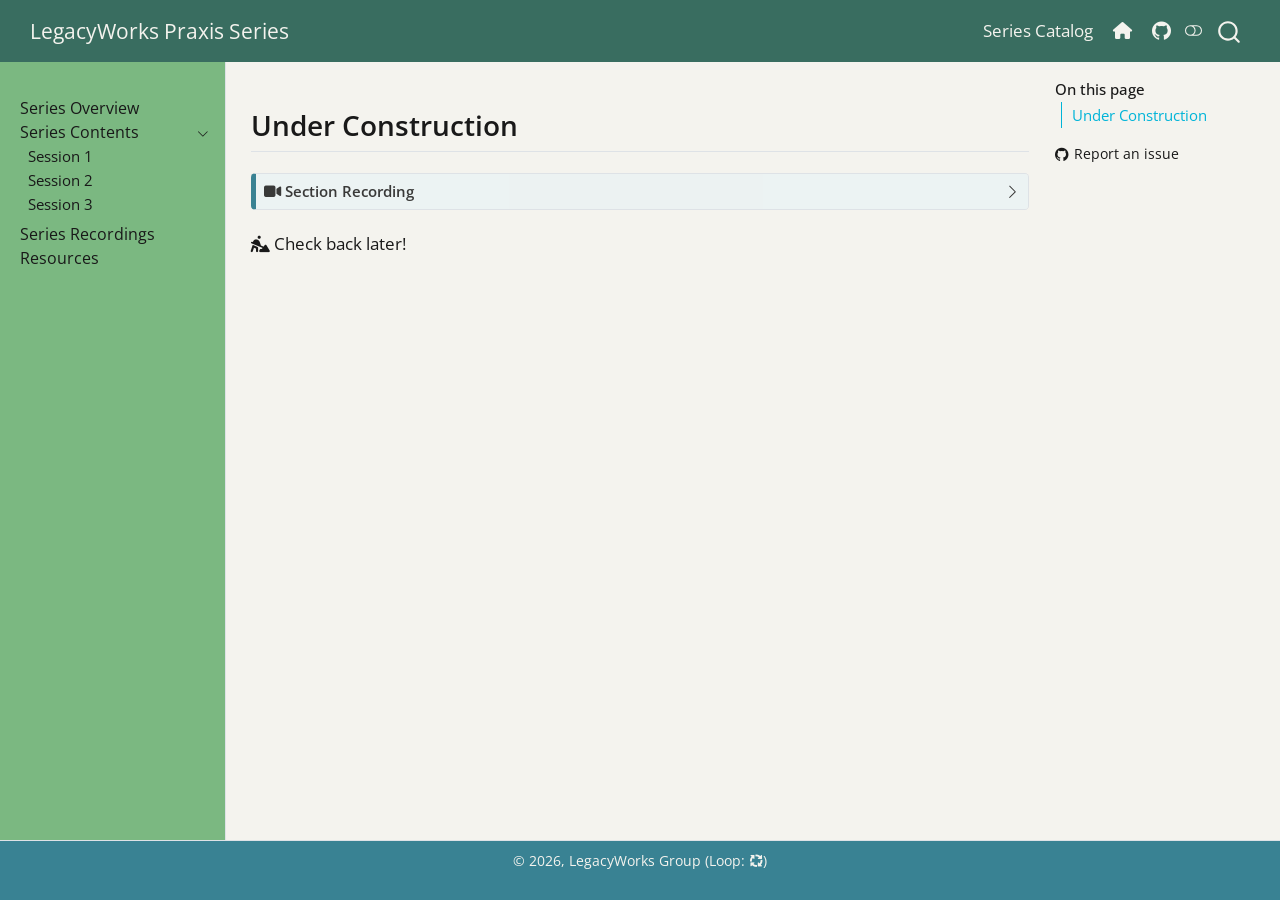
<file: content/-subtopic-01.html>
<!DOCTYPE html>
<html xmlns="http://www.w3.org/1999/xhtml" lang="en" xml:lang="en"><head>

<meta charset="utf-8">
<meta name="generator" content="quarto-1.11.9">

<meta name="viewport" content="width=device-width, initial-scale=1.0, user-scalable=yes">


<title>subtopic-01 – LegacyWorks Praxis Series</title>
<style>
/* Default styles provided by pandoc.
** See https://pandoc.org/MANUAL.html#variables-for-html for config info.
*/
span.smallcaps{font-variant: small-caps;}
div.columns{display: flex; gap: 1.5em;}
div.column{flex: auto;}
@media screen {
div.columns{gap: min(4vw, 1.5em);}
div.column{overflow-x: auto;}
}
div.hanging-indent{margin-left: 1.5em; text-indent: -1.5em;}
ul.task-list{list-style: none;}
ul.task-list li input[type="checkbox"] {
  width: 0.8em;
  margin: 0 0.8em 0.2em -1em; /* quarto-specific, see https://github.com/quarto-dev/quarto-cli/issues/4556 */ 
  vertical-align: middle;
}
</style>


<script src="../site_libs/quarto-nav/quarto-nav.js"></script>
<script src="../site_libs/quarto-nav/headroom.min.js"></script>
<script src="../site_libs/clipboard/clipboard.min.js"></script>
<script src="../site_libs/quarto-search/autocomplete.umd.js"></script>
<script src="../site_libs/quarto-search/fuse.min.js"></script>
<script src="../site_libs/quarto-search/quarto-search.js"></script>
<meta name="quarto:offset" content="../">
<link href="../content/images/logo_lwg-circle.png" rel="icon" type="image/png">
<script src="../site_libs/quarto-html/quarto.js" type="module"></script>
<script src="../site_libs/quarto-html/tabsets/tabsets.js" type="module"></script>
<script src="../site_libs/quarto-html/scrollable-regions/scrollable-regions.js" type="module"></script>
<script src="../site_libs/quarto-html/popper.min.js"></script>
<script src="../site_libs/quarto-html/tippy.umd.min.js"></script>
<script src="../site_libs/quarto-html/anchor.min.js"></script>
<link href="../site_libs/quarto-html/tippy.css" rel="stylesheet">
<link href="../site_libs/quarto-html/quarto-syntax-highlighting-63b5708e65d6cd79cd7618c58d0c21e7.css" rel="stylesheet" class="quarto-color-scheme" id="quarto-text-highlighting-styles">
<link href="../site_libs/quarto-html/quarto-syntax-highlighting-dark-447e42e69aaa9833c0ba1b986f430b20.css" rel="stylesheet" class="quarto-color-scheme quarto-color-alternate" id="quarto-text-highlighting-styles">
<link href="../site_libs/quarto-html/quarto-syntax-highlighting-63b5708e65d6cd79cd7618c58d0c21e7.css" rel="stylesheet" class="quarto-color-scheme-extra" id="quarto-text-highlighting-styles">
<script src="../site_libs/bootstrap/bootstrap.min.js"></script>
<link href="../site_libs/bootstrap/bootstrap-icons.css" rel="stylesheet">
<link href="../site_libs/bootstrap/bootstrap-f8d899423bf9217b5b66bb00164146bf.min.css" rel="stylesheet" append-hash="true" class="quarto-color-scheme" id="quarto-bootstrap" data-mode="light">
<link href="../site_libs/bootstrap/bootstrap-dark-df876d76ab166774684d766cbe09051a.min.css" rel="stylesheet" append-hash="true" class="quarto-color-scheme quarto-color-alternate" id="quarto-bootstrap" data-mode="dark">
<link href="../site_libs/bootstrap/bootstrap-f8d899423bf9217b5b66bb00164146bf.min.css" rel="stylesheet" append-hash="true" class="quarto-color-scheme-extra" id="quarto-bootstrap" data-mode="light">
<link href="../site_libs/quarto-contrib/fontawesome6-6.7.2/all.min.css" rel="stylesheet">
<link href="../site_libs/quarto-contrib/fontawesome6-6.7.2/latex-fontsize.css" rel="stylesheet">
<script id="quarto-search-options" type="application/json">{
  "location": "navbar",
  "copy-button": false,
  "collapse-after": 3,
  "panel-placement": "end",
  "type": "overlay",
  "limit": 50,
  "keyboard-shortcut": [
    "f",
    "/",
    "s"
  ],
  "show-item-context": false,
  "language": {
    "search-no-results-text": "No results",
    "search-matching-documents-text": "matching documents",
    "search-copy-link-title": "Copy link to search",
    "search-hide-matches-text": "Hide additional matches",
    "search-more-match-text": "more match in this document",
    "search-more-matches-text": "more matches in this document",
    "search-clear-button-title": "Clear",
    "search-text-placeholder": "",
    "search-detached-cancel-button-title": "Cancel",
    "search-submit-button-title": "Submit",
    "search-label": "Search"
  }
}</script>


</head>

<body class="nav-sidebar docked nav-fixed quarto-light"><a id="quarto-skip-link" class="visually-hidden-focusable" href="#quarto-document-content">Skip to main content</a><script id="quarto-html-before-body" type="application/javascript">
    const toggleBodyColorMode = (bsSheetEl) => {
      const mode = bsSheetEl.getAttribute("data-mode");
      const bodyEl = window.document.querySelector("body");
      if (mode === "dark") {
        bodyEl.classList.add("quarto-dark");
        bodyEl.classList.remove("quarto-light");
      } else {
        bodyEl.classList.add("quarto-light");
        bodyEl.classList.remove("quarto-dark");
      }
    }
    const toggleBodyColorPrimary = () => {
      const bsSheetEl = window.document.querySelector("link#quarto-bootstrap:not([rel=disabled-stylesheet])");
      if (bsSheetEl) {
        toggleBodyColorMode(bsSheetEl);
      }
    }
    const setColorSchemeToggle = (alternate) => {
      const toggles = window.document.querySelectorAll('.quarto-color-scheme-toggle');
      for (let i=0; i < toggles.length; i++) {
        const toggle = toggles[i];
        if (toggle) {
          toggle.setAttribute("aria-checked", alternate ? "true" : "false");
          if (alternate) {
            toggle.classList.add("alternate");
          } else {
            toggle.classList.remove("alternate");
          }
        }
      }
    };
    const toggleColorMode = (alternate) => {
      // Switch the stylesheets
      const primaryStylesheets = window.document.querySelectorAll('link.quarto-color-scheme:not(.quarto-color-alternate)');
      const alternateStylesheets = window.document.querySelectorAll('link.quarto-color-scheme.quarto-color-alternate');
      manageTransitions('#quarto-margin-sidebar .nav-link', false);
      if (alternate) {
        // note: dark is layered on light, we don't disable primary!
        enableStylesheet(alternateStylesheets);
        for (const sheetNode of alternateStylesheets) {
          if (sheetNode.id === "quarto-bootstrap") {
            toggleBodyColorMode(sheetNode);
          }
        }
      } else {
        disableStylesheet(alternateStylesheets);
        enableStylesheet(primaryStylesheets)
        toggleBodyColorPrimary();
      }
      manageTransitions('#quarto-margin-sidebar .nav-link', true);
      // Switch the toggles
      setColorSchemeToggle(alternate)
    }
    // Hack to workaround the fact that safari doesn't
    // properly recolor the scrollbar when toggling (#1455).
    // Not run on load: stylesheets are set before first paint there, and
    // scrolling would undo the scroll to a URL fragment (#14973).
    // The one pixel nudge keeps the reader where they were.
    const refreshSafariScrollbar = () => {
      if (navigator.userAgent.indexOf('Safari') > 0 && navigator.userAgent.indexOf('Chrome') == -1) {
        manageTransitions("body", false);
        const scrollY = window.scrollY;
        window.scrollTo(0, scrollY > 0 ? scrollY - 1 : 1);
        setTimeout(() => {
          window.scrollTo(0, scrollY);
          manageTransitions("body", true);
        }, 40);
      }
    }
    const disableStylesheet = (stylesheets) => {
      for (let i=0; i < stylesheets.length; i++) {
        const stylesheet = stylesheets[i];
        stylesheet.rel = 'disabled-stylesheet';
      }
    }
    const enableStylesheet = (stylesheets) => {
      for (let i=0; i < stylesheets.length; i++) {
        const stylesheet = stylesheets[i];
        if(stylesheet.rel !== 'stylesheet') { // for Chrome, which will still FOUC without this check
          stylesheet.rel = 'stylesheet';
        }
      }
    }
    const manageTransitions = (selector, allowTransitions) => {
      const els = window.document.querySelectorAll(selector);
      for (let i=0; i < els.length; i++) {
        const el = els[i];
        if (allowTransitions) {
          el.classList.remove('notransition');
        } else {
          el.classList.add('notransition');
        }
      }
    }
    const isFileUrl = () => {
      return window.location.protocol === 'file:';
    }
    const hasAlternateSentinel = () => {
      let styleSentinel = getColorSchemeSentinel();
      if (styleSentinel !== null) {
        return styleSentinel === "alternate";
      } else {
        return false;
      }
    }
    const setStyleSentinel = (alternate) => {
      const value = alternate ? "alternate" : "default";
      if (!isFileUrl()) {
        window.localStorage.setItem("quarto-color-scheme", value);
      } else {
        localAlternateSentinel = value;
      }
    }
    const getColorSchemeSentinel = () => {
      if (!isFileUrl()) {
        const storageValue = window.localStorage.getItem("quarto-color-scheme");
        return storageValue != null ? storageValue : localAlternateSentinel;
      } else {
        return localAlternateSentinel;
      }
    }
    const toggleGiscusIfUsed = (isAlternate, darkModeDefault) => {
      const baseTheme = document.querySelector('#giscus-base-theme')?.value ?? 'light';
      const alternateTheme = document.querySelector('#giscus-alt-theme')?.value ?? 'dark';
      let newTheme = '';
      if(authorPrefersDark) {
        newTheme = isAlternate ? baseTheme : alternateTheme;
      } else {
        newTheme = isAlternate ? alternateTheme : baseTheme;
      }
      const changeGiscusTheme = () => {
        // From: https://github.com/giscus/giscus/issues/336
        const sendMessage = (message) => {
          const iframe = document.querySelector('iframe.giscus-frame');
          if (!iframe) return;
          iframe.contentWindow.postMessage({ giscus: message }, 'https://giscus.app');
        }
        sendMessage({
          setConfig: {
            theme: newTheme
          }
        });
      }
      const isGiscussLoaded = window.document.querySelector('iframe.giscus-frame') !== null;
      if (isGiscussLoaded) {
        changeGiscusTheme();
      }
    };
    const authorPrefersDark = false;
    const darkModeDefault = authorPrefersDark;
      document.querySelector('link#quarto-text-highlighting-styles.quarto-color-scheme-extra').rel = 'disabled-stylesheet';
      document.querySelector('link#quarto-bootstrap.quarto-color-scheme-extra').rel = 'disabled-stylesheet';
    let localAlternateSentinel = darkModeDefault ? 'alternate' : 'default';
    // Dark / light mode switch
    window.quartoToggleColorScheme = () => {
      // Read the current dark / light value
      let toAlternate = !hasAlternateSentinel();
      toggleColorMode(toAlternate);
      refreshSafariScrollbar();
      setStyleSentinel(toAlternate);
      toggleGiscusIfUsed(toAlternate, darkModeDefault);
      window.dispatchEvent(new Event('resize'));
    };
    // Switch to dark mode if need be
    if (hasAlternateSentinel()) {
      toggleColorMode(true);
    } else {
      toggleColorMode(false);
    }
  </script>

<div id="quarto-search-results"></div>
  <header id="quarto-header" class="headroom fixed-top">
    <nav class="navbar navbar-expand-lg " data-bs-theme="dark" aria-label="Site">
      <div class="navbar-container container-fluid">
      <div class="navbar-brand-container mx-auto">
    <a class="navbar-brand" href="../index.html">
    <span class="navbar-title">LegacyWorks Praxis Series</span>
    </a>
  </div>
          <button class="navbar-toggler" type="button" data-bs-toggle="collapse" data-bs-target="#navbarCollapse" aria-controls="navbarCollapse" aria-expanded="false" aria-label="Toggle navigation" onclick="if (window.quartoToggleHeadroom) { window.quartoToggleHeadroom(); }">
  <span class="navbar-toggler-icon"></span>
</button>
          <div class="collapse navbar-collapse" id="navbarCollapse">
            <ul class="navbar-nav navbar-nav-scroll ms-auto">
  <li class="nav-item">
    <a class="nav-link" href="https://legacyworksgroup.github.io/learning-catalog/"> 
<span class="menu-text">Series Catalog</span></a>
  </li>  
  <li class="nav-item">
    <a class="nav-link" href="https://legacyworksgroup.com/"> 
<span class="menu-text"><i class="fa-solid fa-house" aria-label="house"></i></span></a>
  </li>  
  <li class="nav-item compact">
    <a class="nav-link" href="https://github.com/LegacyWorksGroup"> <i class="bi bi-github" role="img">
</i> 
<span class="menu-text"></span></a>
  </li>  
</ul>
          </div> <!-- /navcollapse -->
            <div class="quarto-navbar-tools">
  <button type="button" role="switch" aria-checked="false" class="quarto-color-scheme-toggle quarto-navigation-tool  px-1" onclick="window.quartoToggleColorScheme(); return false;" title="Toggle dark mode" aria-label="Toggle dark mode"><i class="bi"></i></button>
</div>
            <div id="quarto-search" class="" title="Search"></div>
      </div> <!-- /container-fluid -->
    </nav>
  <nav class="quarto-secondary-nav" aria-label="Toolbar">
    <div class="container-fluid d-flex">
      <button type="button" class="quarto-btn-toggle btn" data-bs-toggle="collapse" role="button" data-bs-target=".quarto-sidebar-collapse-item" aria-controls="quarto-sidebar" aria-expanded="false" aria-label="Toggle sidebar navigation" onclick="if (window.quartoToggleHeadroom) { window.quartoToggleHeadroom(); }">
        <i class="bi bi-layout-text-sidebar-reverse"></i>
      </button>
        <nav class="quarto-page-breadcrumbs" aria-label="Breadcrumbs"><ol class="breadcrumb"></ol></nav>
        <a class="flex-grow-1" data-bs-toggle="collapse" data-bs-target=".quarto-sidebar-collapse-item" onclick="if (window.quartoToggleHeadroom) { window.quartoToggleHeadroom(); }">      
        </a>
    </div>
  </nav>
</header>
<!-- content -->
<div id="quarto-content" class="quarto-container page-columns page-rows-contents page-layout-article page-navbar">
<!-- sidebar -->
  <nav id="quarto-sidebar" class="sidebar collapse collapse-horizontal quarto-sidebar-collapse-item sidebar-navigation docked overflow-auto" aria-label="Section">
    <div class="sidebar-menu-container"> 
    <ul class="list-unstyled mt-1">
        <li class="sidebar-item">
  <div class="sidebar-item-container"> 
  <a href="../index.html" class="sidebar-item-text sidebar-link">
 <span class="menu-text">Series Overview</span></a>
  </div>
</li>
        <li class="sidebar-item sidebar-item-section">
      <div class="sidebar-item-container"> 
            <button type="button" class="sidebar-item-text sidebar-item-toggle sidebar-link text-start" data-bs-toggle="collapse" data-bs-target="#quarto-sidebar-section-1" aria-controls="quarto-sidebar-section-1" aria-expanded="true">
 <span class="menu-text" id="quarto-sidebar-section-1-label">Series Contents</span><i class="bi bi-chevron-right" aria-hidden="true"></i></button>
      </div>
      <ul id="quarto-sidebar-section-1" aria-labelledby="quarto-sidebar-section-1-label" class="collapse list-unstyled sidebar-section depth1 show">  
          <li class="sidebar-item">
  <div class="sidebar-item-container"> 
  <a href="../content/session-01.html" class="sidebar-item-text sidebar-link">
 <span class="menu-text">Session 1</span></a>
  </div>
</li>
          <li class="sidebar-item">
  <div class="sidebar-item-container"> 
  <a href="../content/session-02.html" class="sidebar-item-text sidebar-link">
 <span class="menu-text">Session 2</span></a>
  </div>
</li>
          <li class="sidebar-item">
  <div class="sidebar-item-container"> 
  <a href="../content/session-03.html" class="sidebar-item-text sidebar-link">
 <span class="menu-text">Session 3</span></a>
  </div>
</li>
      </ul>
  </li>
        <li class="sidebar-item">
  <div class="sidebar-item-container"> 
  <a href="../recordings.html" class="sidebar-item-text sidebar-link">
 <span class="menu-text">Series Recordings</span></a>
  </div>
</li>
        <li class="sidebar-item">
  <div class="sidebar-item-container"> 
  <a href="../resources.html" class="sidebar-item-text sidebar-link">
 <span class="menu-text">Resources</span></a>
  </div>
</li>
    </ul>
    </div>
</nav>
<div id="quarto-sidebar-glass" class="quarto-sidebar-collapse-item" data-bs-toggle="collapse" data-bs-target=".quarto-sidebar-collapse-item"></div>
<!-- margin-sidebar -->
    <div id="quarto-margin-sidebar" class="sidebar margin-sidebar">
        <nav id="TOC" role="doc-toc" aria-labelledby="toc-title" class="toc-active">
    <h2 id="toc-title">On this page</h2>
   
  <ul>
  <li><a href="#under-construction" id="toc-under-construction" class="nav-link active" data-scroll-target="#under-construction">Under Construction</a></li>
  </ul>
<div class="toc-actions"><ul><li><a href="https://github.com/LegacyWorksGroup/issues/new" class="toc-action"><i class="bi bi-github"></i>Report an issue</a></li></ul></div></nav>
    </div>
<!-- main -->
<main class="content" id="quarto-document-content" tabindex="-1"><header id="title-block-header" class="quarto-title-block"></header>





<section id="under-construction" class="level2">
<h2 class="anchored" data-anchor-id="under-construction">Under Construction</h2>
<div class="callout callout-style-default callout-note no-icon callout-titled">
<div class="callout-header d-flex align-content-center collapsed" data-bs-toggle="collapse" data-bs-target=".callout-1-contents" aria-controls="callout-1" aria-expanded="false" aria-label="Toggle callout">
<div class="callout-icon-container">
<i class="callout-icon no-icon"></i>
</div>
<div class="callout-title-container flex-fill">
<span class="screen-reader-only">Note</span><i class="fa-solid fa-video" aria-label="video"></i> Section Recording
</div>
<div class="callout-btn-toggle d-inline-block border-0 py-1 ps-1 pe-0 float-end"><i class="callout-toggle"></i></div>
</div>
<div id="callout-1" class="callout-1-contents callout-collapse collapse">
<div class="callout-body-container callout-body">
<p><em>Relevant recording to be added; stay tuned!</em></p>
</div>
</div>
</div>
<p><i class="fa-solid fa-person-digging" aria-label="person-digging"></i> Check back later!</p>


</section>

</main> <!-- /main -->
<script id="quarto-html-after-body" type="application/javascript">
  window.document.addEventListener("DOMContentLoaded", function (event) {
    // Ensure there is a toggle, if there isn't float one in the top right
    if (window.document.querySelector('.quarto-color-scheme-toggle') === null) {
      const toggle = window.document.createElement('button');
      toggle.type = "button";
      toggle.setAttribute("role", "switch");
      toggle.setAttribute("aria-checked", "false");
      toggle.classList.add('top-right');
      toggle.classList.add('quarto-color-scheme-toggle');
      toggle.setAttribute("aria-label", "Toggle dark mode");
      toggle.onclick = function() { try { window.quartoToggleColorScheme(); } catch {} return false; };
      const i = window.document.createElement("i");
      i.classList.add('bi');
      toggle.appendChild(i);
      // Put the toggle in a landmark of its own, so that landmark navigation
      // can reach it.
      //
      // The container is always a fresh direct child of body, and the toggle is
      // never moved into page furniture that the theme or the author controls.
      // The toggle is positioned against the page, so any ancestor that
      // establishes a containing block captures it: a positioned element or a
      // grid for position: absolute, and transform, filter, will-change or
      // contain for position: fixed. A direct child of body has none of these
      // to inherit, and the shift when one appears is silent and visual.
      //
      // ARIA says a document should have at most one banner, and axe reports a
      // duplicate whether or not the banners carry distinct labels. So use a
      // header when the page has no banner yet, and a named region otherwise.
      //
      // A header is a banner wherever it sits, unless it is inside sectioning
      // content, so this cannot just look at the children of body: a custom
      // page layout wraps the title block header in a plain div. An explicit
      // role="banner" always counts.
      const sectioning = 'article, aside, main, nav, section, [role="article"], [role="complementary"], [role="main"], [role="navigation"], [role="region"]';
      const hasBanner = Array.from(
        window.document.querySelectorAll('header:not([role]), [role="banner"]')
      ).some(function(el) {
        return el.hasAttribute("role") || el.closest(sectioning) === null;
      });
      const container = window.document.createElement(hasBanner ? "div" : "header");
      if (hasBanner) {
        container.setAttribute("role", "region");
        container.setAttribute("aria-label", "Toggle dark mode");
      }
      container.classList.add('quarto-color-scheme-toggle-container');
      container.appendChild(toggle);
      window.document.body.appendChild(container);
    }
    setColorSchemeToggle(hasAlternateSentinel())
    const icon = "";
    const anchorJS = new window.AnchorJS();
    anchorJS.options = {
      placement: 'right',
      icon: icon
    };
    anchorJS.add('.anchored');
    const isCodeAnnotation = (el) => {
      for (const clz of el.classList) {
        if (clz.startsWith('code-annotation-')) {                     
          return true;
        }
      }
      return false;
    }
    const onCopySuccess = function(e) {
      // button target
      const button = e.trigger;
      // don't keep focus
      button.blur();
      // flash "checked"
      button.classList.add('code-copy-button-checked');
      var currentTitle = button.getAttribute("title");
      button.setAttribute("title", "Copied!");
      let tooltip;
      if (window.bootstrap) {
        button.setAttribute("data-bs-toggle", "tooltip");
        button.setAttribute("data-bs-placement", "left");
        button.setAttribute("data-bs-title", "Copied!");
        tooltip = new bootstrap.Tooltip(button, 
          { trigger: "manual", 
            customClass: "code-copy-button-tooltip",
            offset: [0, -8]});
        tooltip.show();    
      }
      setTimeout(function() {
        if (tooltip) {
          tooltip.hide();
          button.removeAttribute("data-bs-title");
          button.removeAttribute("data-bs-toggle");
          button.removeAttribute("data-bs-placement");
        }
        button.setAttribute("title", currentTitle);
        button.classList.remove('code-copy-button-checked');
      }, 1000);
      // clear code selection
      e.clearSelection();
    }
    const getTextToCopy = function(trigger) {
      const outerScaffold = trigger.parentElement.cloneNode(true);
      const codeEl = outerScaffold.querySelector('code');
      for (const childEl of codeEl.children) {
        if (isCodeAnnotation(childEl)) {
          childEl.remove();
        }
      }
      return codeEl.innerText;
    }
    const clipboard = new window.ClipboardJS('.code-copy-button:not([data-in-quarto-modal])', {
      text: getTextToCopy
    });
    clipboard.on('success', onCopySuccess);
    if (window.document.getElementById('quarto-embedded-source-code-modal')) {
      const clipboardModal = new window.ClipboardJS('.code-copy-button[data-in-quarto-modal]', {
        text: getTextToCopy,
        container: window.document.getElementById('quarto-embedded-source-code-modal')
      });
      clipboardModal.on('success', onCopySuccess);
    }
      var localhostRegex = new RegExp(/^(?:http|https):\/\/localhost\:?[0-9]*\//);
      var mailtoRegex = new RegExp(/^mailto:/);
        var filterRegex = new RegExp("https:\/\/LegacyWorksGroup\.github\.io\/praxis\/");
      const newWindowLabel = "(opens in a new tab)";
      const newWindowNoteId = "quarto-ext-newwindow-label";
      // Links reference one hidden label through aria-describedby, so the
      // announcement never changes their accessible name.
      var describeNewWindow = (link) => {
        if (!window.document.getElementById(newWindowNoteId)) {
          var newWindowNote = window.document.createElement("span");
          newWindowNote.id = newWindowNoteId;
          newWindowNote.hidden = true;
          newWindowNote.textContent = newWindowLabel;
          window.document.body.appendChild(newWindowNote);
        }
        var describedBy = (link.getAttribute("aria-describedby") || "").split(/\s+/).filter(Boolean);
        if (!describedBy.includes(newWindowNoteId)) {
          describedBy.push(newWindowNoteId);
          link.setAttribute("aria-describedby", describedBy.join(" "));
        }
      }
      var isInternal = (href) => {
          return filterRegex.test(href) || localhostRegex.test(href) || mailtoRegex.test(href);
      }
      // Inspect non-navigation links and adorn them if external
      window.quartoDecorateExternalLinks = function (root) {
     var links = (root || window.document).querySelectorAll('a[href]:not(.nav-link):not(.navbar-brand):not(.toc-action):not(.sidebar-link):not(.sidebar-item-toggle):not(.pagination-link):not(.no-external):not([aria-hidden]):not(.dropdown-item):not(.quarto-navigation-tool):not(.about-link)');
      for (var i=0; i<links.length; i++) {
        const link = links[i];
        if (!isInternal(link.href)) {
          // undo the damage that might have been done by quarto-nav.js in the case of
          // links that we want to consider external
          if (link.dataset.originalHref !== undefined) {
            link.href = link.dataset.originalHref;
          }
            // target, if specified
            link.setAttribute("target", "_blank");
            if (link.getAttribute("rel") === null) {
              link.setAttribute("rel", "noopener");
            }
            describeNewWindow(link);
          if (!link.classList.contains('no-external-icon')) {
          }
        }
      }
      };
      window.quartoDecorateExternalLinks(window.document);
    // Esc closes the popup (WCAG 1.4.13) and focus leaving both trigger and
    // popup closes it (WCAG 2.4.11); tippy handles neither for interactive popups.
    const hideOnEscAndFocusOut = {
      name: 'hideOnEscAndFocusOut',
      defaultValue: true,
      fn(instance) {
        const dismiss = () => {
          // A show scheduled by the trigger delay would otherwise reopen it
          instance.clearDelayTimeouts();
          instance.hide();
        };
        const onKeyDown = (event) => {
          if (event.key !== 'Escape') {
            return;
          }
          // Keep Esc from also reaching page handlers (e.g. reveal.js overview),
          // except an open reveal.js slide menu, which Esc should close too.
          // The menu handles keys only when its keyboard option is on.
          const menuHandlesEsc = window.Reveal?.getPlugin?.('menu')?.isOpen() &&
            window.Reveal.getConfig().menu?.keyboard !== false;
          if (!menuHandlesEsc) {
            event.stopPropagation();
          }
          if (instance.popper.contains(window.document.activeElement)) {
            // Disabled while refocusing so the focus trigger does not reopen it
            instance.disable();
            instance.reference.focus();
            instance.enable();
          }
          dismiss();
        };
        const onFocusOut = (event) => {
          const target = event.relatedTarget;
          if (target && !instance.reference.contains(target) &&
              !instance.popper.contains(target)) {
            dismiss();
          }
        };
        // On the trigger too: a click trigger (code-annotations: select) has no
        // blur handling. Attached for the instance's lifetime so leaving the
        // trigger also cancels a show still pending on the trigger delay.
        instance.reference.addEventListener('focusout', onFocusOut);
        return {
          onShow() {
            window.document.addEventListener('keydown', onKeyDown, true);
            instance.popper.addEventListener('focusout', onFocusOut);
          },
          onHide() {
            window.document.removeEventListener('keydown', onKeyDown, true);
            instance.popper.removeEventListener('focusout', onFocusOut);
          },
          onDestroy() {
            instance.reference.removeEventListener('focusout', onFocusOut);
          },
        };
      },
    };
    function tippyHover(el, contentFn, onTriggerFn, onUntriggerFn) {
      const config = {
        allowHTML: true,
        maxWidth: 500,
        delay: 100,
        arrow: false,
        appendTo: function(el) {
            return el.parentElement;
        },
        interactive: true,
        interactiveBorder: 10,
        theme: 'quarto',
        placement: 'bottom-start',
        plugins: [hideOnEscAndFocusOut],
      };
      if (contentFn) {
        config.content = contentFn;
      }
      if (onTriggerFn) {
        config.onTrigger = onTriggerFn;
      }
      if (onUntriggerFn) {
        config.onUntrigger = onUntriggerFn;
      }
      window.tippy(el, config); 
    }
    const noterefs = window.document.querySelectorAll('a[role="doc-noteref"]');
    for (var i=0; i<noterefs.length; i++) {
      const ref = noterefs[i];
      tippyHover(ref, function() {
        // use id or data attribute instead here
        let href = ref.getAttribute('data-footnote-href') || ref.getAttribute('href');
        try { href = new URL(href).hash; } catch {}
        const id = href.replace(/^#\/?/, "");
        const note = window.document.getElementById(id);
        if (note) {
          return note.innerHTML;
        } else {
          return "";
        }
      });
    }
    const xrefs = window.document.querySelectorAll('a.quarto-xref');
    const processXRef = (id, note) => {
      // Strip column container classes
      const stripColumnClz = (el) => {
        el.classList.remove("page-full", "page-columns");
        if (el.children) {
          for (const child of el.children) {
            stripColumnClz(child);
          }
        }
      }
      stripColumnClz(note)
      if (id === null || id.startsWith('sec-')) {
        // Special case sections, only their first couple elements
        const container = document.createElement("div");
        if (note.children && note.children.length > 2) {
          container.appendChild(note.children[0].cloneNode(true));
          for (let i = 1; i < note.children.length; i++) {
            const child = note.children[i];
            if (child.tagName === "P" && child.innerText === "") {
              continue;
            } else {
              container.appendChild(child.cloneNode(true));
              break;
            }
          }
          if (window.Quarto?.typesetMath) {
            window.Quarto.typesetMath(container);
          }
          return container.innerHTML
        } else {
          if (window.Quarto?.typesetMath) {
            window.Quarto.typesetMath(note);
          }
          return note.innerHTML;
        }
      } else {
        // Remove any anchor links if they are present
        const anchorLink = note.querySelector('a.anchorjs-link');
        if (anchorLink) {
          anchorLink.remove();
        }
        if (window.Quarto?.typesetMath) {
          window.Quarto.typesetMath(note);
        }
        if (note.classList.contains("callout")) {
          return note.outerHTML;
        } else {
          return note.innerHTML;
        }
      }
    }
    for (var i=0; i<xrefs.length; i++) {
      const xref = xrefs[i];
      tippyHover(xref, undefined, function(instance) {
        instance.disable();
        let url = xref.getAttribute('href');
        let hash = undefined; 
        if (url.startsWith('#')) {
          hash = url;
        } else {
          try { hash = new URL(url).hash; } catch {}
        }
        if (hash) {
          const id = hash.replace(/^#\/?/, "");
          const note = window.document.getElementById(id);
          if (note !== null) {
            try {
              const html = processXRef(id, note.cloneNode(true));
              instance.setContent(html);
            } finally {
              instance.enable();
              instance.show();
            }
          } else {
            // See if we can fetch this
            fetch(url.split('#')[0])
            .then(res => res.text())
            .then(html => {
              const parser = new DOMParser();
              const htmlDoc = parser.parseFromString(html, "text/html");
              const note = htmlDoc.getElementById(id);
              if (note !== null) {
                const html = processXRef(id, note);
                instance.setContent(html);
              } 
            }).finally(() => {
              instance.enable();
              instance.show();
            });
          }
        } else {
          // See if we can fetch a full url (with no hash to target)
          // This is a special case and we should probably do some content thinning / targeting
          fetch(url)
          .then(res => res.text())
          .then(html => {
            const parser = new DOMParser();
            const htmlDoc = parser.parseFromString(html, "text/html");
            const note = htmlDoc.querySelector('main.content');
            if (note !== null) {
              // This should only happen for chapter cross references
              // (since there is no id in the URL)
              // remove the first header
              if (note.children.length > 0 && note.children[0].tagName === "HEADER") {
                note.children[0].remove();
              }
              const html = processXRef(null, note);
              instance.setContent(html);
            } 
          }).finally(() => {
            instance.enable();
            instance.show();
          });
        }
      }, function(instance) {
      });
    }
        let selectedAnnoteEl;
        const selectorForAnnotation = ( cell, annotation) => {
          let cellAttr = 'data-code-cell="' + cell + '"';
          let lineAttr = 'data-code-annotation="' +  annotation + '"';
          const selector = 'span[' + cellAttr + '][' + lineAttr + ']';
          return selector;
        }
        const selectCodeLines = (annoteEl) => {
          const doc = window.document;
          const targetCell = annoteEl.getAttribute("data-target-cell");
          const targetAnnotation = annoteEl.getAttribute("data-target-annotation");
          const annoteSpan = window.document.querySelector(selectorForAnnotation(targetCell, targetAnnotation));
          const lines = annoteSpan.getAttribute("data-code-lines").split(",");
          const lineIds = lines.map((line) => {
            return targetCell + "-" + line;
          })
          // Each band is positioned against its own containing block, which is
          // not the offsetParent of the lines, so place it from client rects.
          const placeBand = (band, firstEl, lastEl, codeBlock) => {
            const container = band.offsetParent;
            if (container === null) {
              return;
            }
            const containerRect = container.getBoundingClientRect();
            // Reveal.js scales slides with a transform, so convert client
            // pixels back to the CSS pixels of the container.
            const scale = containerRect.height / container.offsetHeight || 1;
            const firstRect = firstEl.getBoundingClientRect();
            const lastRect = lastEl.getBoundingClientRect();
            const top = (firstRect.top - containerRect.top) / scale - container.clientTop + container.scrollTop;
            const height = (lastRect.bottom - firstRect.top) / scale;
            band.style.top = top - 2 + "px";
            band.style.height = height + 4 + "px";
            if (codeBlock) {
              // Without the copy button wrapper, the containing block is wider
              // than the code block, so span the code block explicitly.
              const blockRect = codeBlock.getBoundingClientRect();
              band.style.left = (blockRect.left - containerRect.left) / scale - container.clientLeft + container.scrollLeft + "px";
              band.style.width = blockRect.width / scale + "px";
            }
          };
          if (lineIds.length > 0) {
            const el = window.document.getElementById(lineIds[0]);
            const lastEl = window.document.getElementById(lineIds[lineIds.length - 1]);
            const parent = el.parentElement.parentElement;
            // cook up a div (if necessary) and position it
            let div = window.document.getElementById("code-annotation-line-highlight");
            if (div === null) {
              div = window.document.createElement("div");
              div.setAttribute("id", "code-annotation-line-highlight");
              div.style.position = 'absolute';
              parent.appendChild(div);
            }
            placeBand(div, el, lastEl, parent.closest("div.sourceCode") || parent);
            let gutterDiv = window.document.getElementById("code-annotation-line-highlight-gutter");
            if (gutterDiv === null) {
              gutterDiv = window.document.createElement("div");
              gutterDiv.setAttribute("id", "code-annotation-line-highlight-gutter");
              gutterDiv.style.position = 'absolute';
              const codeCell = window.document.getElementById(targetCell);
              const gutter = codeCell.querySelector('.code-annotation-gutter');
              gutter.appendChild(gutterDiv);
            }
            placeBand(gutterDiv, el, lastEl);
            selectedAnnoteEl = annoteEl;
          }
        };
        const unselectCodeLines = () => {
          const elementsIds = ["code-annotation-line-highlight", "code-annotation-line-highlight-gutter"];
          elementsIds.forEach((elId) => {
            const div = window.document.getElementById(elId);
            if (div) {
              div.remove();
            }
          });
          selectedAnnoteEl = undefined;
        };
          // Handle positioning of the toggle
      window.addEventListener(
        "resize",
        throttle(() => {
          elRect = undefined;
          if (selectedAnnoteEl) {
            selectCodeLines(selectedAnnoteEl);
          }
        }, 10)
      );
      function throttle(fn, ms) {
      let throttle = false;
      let timer;
        return (...args) => {
          if(!throttle) { // first call gets through
              fn.apply(this, args);
              throttle = true;
          } else { // all the others get throttled
              if(timer) clearTimeout(timer); // cancel #2
              timer = setTimeout(() => {
                fn.apply(this, args);
                timer = throttle = false;
              }, ms);
          }
        };
      }
        // Attach click handler to the DT
        const annoteDls = window.document.querySelectorAll('dt[data-target-cell]');
        for (const annoteDlNode of annoteDls) {
          annoteDlNode.addEventListener('click', (event) => {
            const clickedEl = event.target;
            if (clickedEl !== selectedAnnoteEl) {
              unselectCodeLines();
              const activeEl = window.document.querySelector('dt[data-target-cell].code-annotation-active');
              if (activeEl) {
                activeEl.classList.remove('code-annotation-active');
              }
              selectCodeLines(clickedEl);
              clickedEl.classList.add('code-annotation-active');
            } else {
              // Unselect the line
              unselectCodeLines();
              clickedEl.classList.remove('code-annotation-active');
            }
          });
        }
    const findCites = (el) => {
      const parentEl = el.parentElement;
      if (parentEl) {
        const cites = parentEl.dataset.cites;
        if (cites) {
          return {
            el,
            cites: cites.split(' ')
          };
        } else {
          return findCites(el.parentElement)
        }
      } else {
        return undefined;
      }
    };
    var bibliorefs = window.document.querySelectorAll('a[role="doc-biblioref"]');
    for (var i=0; i<bibliorefs.length; i++) {
      const ref = bibliorefs[i];
      const citeInfo = findCites(ref);
      if (citeInfo) {
        tippyHover(citeInfo.el, function() {
          var popup = window.document.createElement('div');
          citeInfo.cites.forEach(function(cite) {
            var citeDiv = window.document.createElement('div');
            citeDiv.classList.add('hanging-indent');
            citeDiv.classList.add('csl-entry');
            var biblioDiv = window.document.getElementById('ref-' + cite);
            if (biblioDiv) {
              citeDiv.innerHTML = biblioDiv.innerHTML;
            }
            popup.appendChild(citeDiv);
          });
          return popup.innerHTML;
        });
      }
    }
  });
  </script>
  <script type="application/javascript">
  window.quartoScrollableRegionsLabels = {"code":"Scrollable code","output":"Scrollable output"};
  </script>
</div> <!-- /content -->
<footer class="footer">
  <div class="nav-footer">
    <div class="nav-footer-left">
      &nbsp;
    </div>   
    <div class="nav-footer-center">
<p>© 2026, LegacyWorks Group (Loop: <a href="https://sites.google.com/legacyworksgroup.com/legacy-loop/legacyloop"><i class="fa-solid fa-arrows-spin" aria-label="arrows-spin"></i></a>)</p>
<div class="toc-actions d-sm-block d-md-none"><ul><li><a href="https://github.com/LegacyWorksGroup/issues/new" class="toc-action"><i class="bi bi-github"></i>Report an issue</a></li></ul></div></div>
    <div class="nav-footer-right">
      &nbsp;
    </div>
  </div>
</footer>




</body></html>
</file>
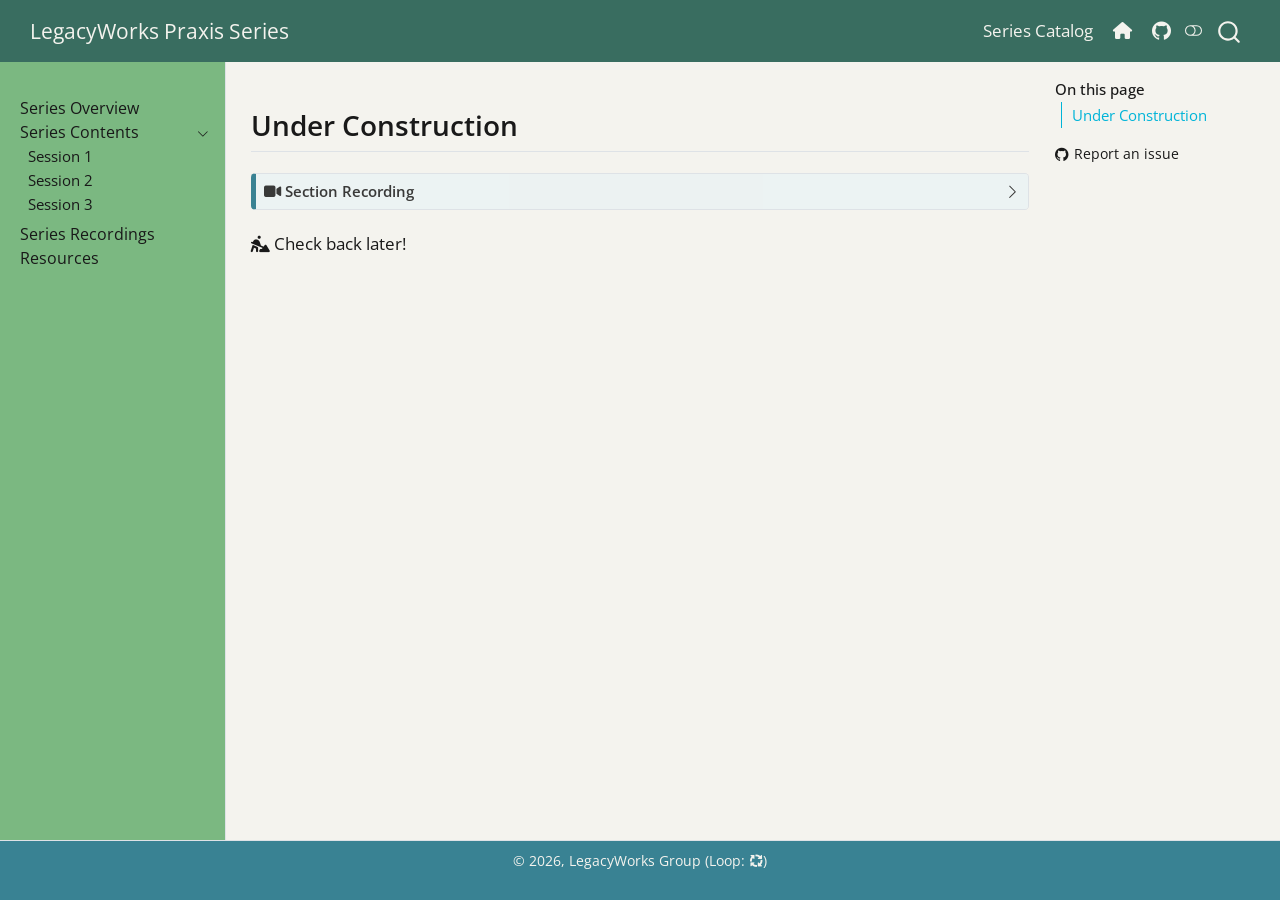
<file: content/-subtopic-02.html>
<!DOCTYPE html>
<html xmlns="http://www.w3.org/1999/xhtml" lang="en" xml:lang="en"><head>

<meta charset="utf-8">
<meta name="generator" content="quarto-1.11.9">

<meta name="viewport" content="width=device-width, initial-scale=1.0, user-scalable=yes">


<title>subtopic-02 – LegacyWorks Praxis Series</title>
<style>
/* Default styles provided by pandoc.
** See https://pandoc.org/MANUAL.html#variables-for-html for config info.
*/
span.smallcaps{font-variant: small-caps;}
div.columns{display: flex; gap: 1.5em;}
div.column{flex: auto;}
@media screen {
div.columns{gap: min(4vw, 1.5em);}
div.column{overflow-x: auto;}
}
div.hanging-indent{margin-left: 1.5em; text-indent: -1.5em;}
ul.task-list{list-style: none;}
ul.task-list li input[type="checkbox"] {
  width: 0.8em;
  margin: 0 0.8em 0.2em -1em; /* quarto-specific, see https://github.com/quarto-dev/quarto-cli/issues/4556 */ 
  vertical-align: middle;
}
</style>


<script src="../site_libs/quarto-nav/quarto-nav.js"></script>
<script src="../site_libs/quarto-nav/headroom.min.js"></script>
<script src="../site_libs/clipboard/clipboard.min.js"></script>
<script src="../site_libs/quarto-search/autocomplete.umd.js"></script>
<script src="../site_libs/quarto-search/fuse.min.js"></script>
<script src="../site_libs/quarto-search/quarto-search.js"></script>
<meta name="quarto:offset" content="../">
<link href="../content/images/logo_lwg-circle.png" rel="icon" type="image/png">
<script src="../site_libs/quarto-html/quarto.js" type="module"></script>
<script src="../site_libs/quarto-html/tabsets/tabsets.js" type="module"></script>
<script src="../site_libs/quarto-html/scrollable-regions/scrollable-regions.js" type="module"></script>
<script src="../site_libs/quarto-html/popper.min.js"></script>
<script src="../site_libs/quarto-html/tippy.umd.min.js"></script>
<script src="../site_libs/quarto-html/anchor.min.js"></script>
<link href="../site_libs/quarto-html/tippy.css" rel="stylesheet">
<link href="../site_libs/quarto-html/quarto-syntax-highlighting-63b5708e65d6cd79cd7618c58d0c21e7.css" rel="stylesheet" class="quarto-color-scheme" id="quarto-text-highlighting-styles">
<link href="../site_libs/quarto-html/quarto-syntax-highlighting-dark-447e42e69aaa9833c0ba1b986f430b20.css" rel="stylesheet" class="quarto-color-scheme quarto-color-alternate" id="quarto-text-highlighting-styles">
<link href="../site_libs/quarto-html/quarto-syntax-highlighting-63b5708e65d6cd79cd7618c58d0c21e7.css" rel="stylesheet" class="quarto-color-scheme-extra" id="quarto-text-highlighting-styles">
<script src="../site_libs/bootstrap/bootstrap.min.js"></script>
<link href="../site_libs/bootstrap/bootstrap-icons.css" rel="stylesheet">
<link href="../site_libs/bootstrap/bootstrap-f8d899423bf9217b5b66bb00164146bf.min.css" rel="stylesheet" append-hash="true" class="quarto-color-scheme" id="quarto-bootstrap" data-mode="light">
<link href="../site_libs/bootstrap/bootstrap-dark-df876d76ab166774684d766cbe09051a.min.css" rel="stylesheet" append-hash="true" class="quarto-color-scheme quarto-color-alternate" id="quarto-bootstrap" data-mode="dark">
<link href="../site_libs/bootstrap/bootstrap-f8d899423bf9217b5b66bb00164146bf.min.css" rel="stylesheet" append-hash="true" class="quarto-color-scheme-extra" id="quarto-bootstrap" data-mode="light">
<link href="../site_libs/quarto-contrib/fontawesome6-6.7.2/all.min.css" rel="stylesheet">
<link href="../site_libs/quarto-contrib/fontawesome6-6.7.2/latex-fontsize.css" rel="stylesheet">
<script id="quarto-search-options" type="application/json">{
  "location": "navbar",
  "copy-button": false,
  "collapse-after": 3,
  "panel-placement": "end",
  "type": "overlay",
  "limit": 50,
  "keyboard-shortcut": [
    "f",
    "/",
    "s"
  ],
  "show-item-context": false,
  "language": {
    "search-no-results-text": "No results",
    "search-matching-documents-text": "matching documents",
    "search-copy-link-title": "Copy link to search",
    "search-hide-matches-text": "Hide additional matches",
    "search-more-match-text": "more match in this document",
    "search-more-matches-text": "more matches in this document",
    "search-clear-button-title": "Clear",
    "search-text-placeholder": "",
    "search-detached-cancel-button-title": "Cancel",
    "search-submit-button-title": "Submit",
    "search-label": "Search"
  }
}</script>


</head>

<body class="nav-sidebar docked nav-fixed quarto-light"><a id="quarto-skip-link" class="visually-hidden-focusable" href="#quarto-document-content">Skip to main content</a><script id="quarto-html-before-body" type="application/javascript">
    const toggleBodyColorMode = (bsSheetEl) => {
      const mode = bsSheetEl.getAttribute("data-mode");
      const bodyEl = window.document.querySelector("body");
      if (mode === "dark") {
        bodyEl.classList.add("quarto-dark");
        bodyEl.classList.remove("quarto-light");
      } else {
        bodyEl.classList.add("quarto-light");
        bodyEl.classList.remove("quarto-dark");
      }
    }
    const toggleBodyColorPrimary = () => {
      const bsSheetEl = window.document.querySelector("link#quarto-bootstrap:not([rel=disabled-stylesheet])");
      if (bsSheetEl) {
        toggleBodyColorMode(bsSheetEl);
      }
    }
    const setColorSchemeToggle = (alternate) => {
      const toggles = window.document.querySelectorAll('.quarto-color-scheme-toggle');
      for (let i=0; i < toggles.length; i++) {
        const toggle = toggles[i];
        if (toggle) {
          toggle.setAttribute("aria-checked", alternate ? "true" : "false");
          if (alternate) {
            toggle.classList.add("alternate");
          } else {
            toggle.classList.remove("alternate");
          }
        }
      }
    };
    const toggleColorMode = (alternate) => {
      // Switch the stylesheets
      const primaryStylesheets = window.document.querySelectorAll('link.quarto-color-scheme:not(.quarto-color-alternate)');
      const alternateStylesheets = window.document.querySelectorAll('link.quarto-color-scheme.quarto-color-alternate');
      manageTransitions('#quarto-margin-sidebar .nav-link', false);
      if (alternate) {
        // note: dark is layered on light, we don't disable primary!
        enableStylesheet(alternateStylesheets);
        for (const sheetNode of alternateStylesheets) {
          if (sheetNode.id === "quarto-bootstrap") {
            toggleBodyColorMode(sheetNode);
          }
        }
      } else {
        disableStylesheet(alternateStylesheets);
        enableStylesheet(primaryStylesheets)
        toggleBodyColorPrimary();
      }
      manageTransitions('#quarto-margin-sidebar .nav-link', true);
      // Switch the toggles
      setColorSchemeToggle(alternate)
    }
    // Hack to workaround the fact that safari doesn't
    // properly recolor the scrollbar when toggling (#1455).
    // Not run on load: stylesheets are set before first paint there, and
    // scrolling would undo the scroll to a URL fragment (#14973).
    // The one pixel nudge keeps the reader where they were.
    const refreshSafariScrollbar = () => {
      if (navigator.userAgent.indexOf('Safari') > 0 && navigator.userAgent.indexOf('Chrome') == -1) {
        manageTransitions("body", false);
        const scrollY = window.scrollY;
        window.scrollTo(0, scrollY > 0 ? scrollY - 1 : 1);
        setTimeout(() => {
          window.scrollTo(0, scrollY);
          manageTransitions("body", true);
        }, 40);
      }
    }
    const disableStylesheet = (stylesheets) => {
      for (let i=0; i < stylesheets.length; i++) {
        const stylesheet = stylesheets[i];
        stylesheet.rel = 'disabled-stylesheet';
      }
    }
    const enableStylesheet = (stylesheets) => {
      for (let i=0; i < stylesheets.length; i++) {
        const stylesheet = stylesheets[i];
        if(stylesheet.rel !== 'stylesheet') { // for Chrome, which will still FOUC without this check
          stylesheet.rel = 'stylesheet';
        }
      }
    }
    const manageTransitions = (selector, allowTransitions) => {
      const els = window.document.querySelectorAll(selector);
      for (let i=0; i < els.length; i++) {
        const el = els[i];
        if (allowTransitions) {
          el.classList.remove('notransition');
        } else {
          el.classList.add('notransition');
        }
      }
    }
    const isFileUrl = () => {
      return window.location.protocol === 'file:';
    }
    const hasAlternateSentinel = () => {
      let styleSentinel = getColorSchemeSentinel();
      if (styleSentinel !== null) {
        return styleSentinel === "alternate";
      } else {
        return false;
      }
    }
    const setStyleSentinel = (alternate) => {
      const value = alternate ? "alternate" : "default";
      if (!isFileUrl()) {
        window.localStorage.setItem("quarto-color-scheme", value);
      } else {
        localAlternateSentinel = value;
      }
    }
    const getColorSchemeSentinel = () => {
      if (!isFileUrl()) {
        const storageValue = window.localStorage.getItem("quarto-color-scheme");
        return storageValue != null ? storageValue : localAlternateSentinel;
      } else {
        return localAlternateSentinel;
      }
    }
    const toggleGiscusIfUsed = (isAlternate, darkModeDefault) => {
      const baseTheme = document.querySelector('#giscus-base-theme')?.value ?? 'light';
      const alternateTheme = document.querySelector('#giscus-alt-theme')?.value ?? 'dark';
      let newTheme = '';
      if(authorPrefersDark) {
        newTheme = isAlternate ? baseTheme : alternateTheme;
      } else {
        newTheme = isAlternate ? alternateTheme : baseTheme;
      }
      const changeGiscusTheme = () => {
        // From: https://github.com/giscus/giscus/issues/336
        const sendMessage = (message) => {
          const iframe = document.querySelector('iframe.giscus-frame');
          if (!iframe) return;
          iframe.contentWindow.postMessage({ giscus: message }, 'https://giscus.app');
        }
        sendMessage({
          setConfig: {
            theme: newTheme
          }
        });
      }
      const isGiscussLoaded = window.document.querySelector('iframe.giscus-frame') !== null;
      if (isGiscussLoaded) {
        changeGiscusTheme();
      }
    };
    const authorPrefersDark = false;
    const darkModeDefault = authorPrefersDark;
      document.querySelector('link#quarto-text-highlighting-styles.quarto-color-scheme-extra').rel = 'disabled-stylesheet';
      document.querySelector('link#quarto-bootstrap.quarto-color-scheme-extra').rel = 'disabled-stylesheet';
    let localAlternateSentinel = darkModeDefault ? 'alternate' : 'default';
    // Dark / light mode switch
    window.quartoToggleColorScheme = () => {
      // Read the current dark / light value
      let toAlternate = !hasAlternateSentinel();
      toggleColorMode(toAlternate);
      refreshSafariScrollbar();
      setStyleSentinel(toAlternate);
      toggleGiscusIfUsed(toAlternate, darkModeDefault);
      window.dispatchEvent(new Event('resize'));
    };
    // Switch to dark mode if need be
    if (hasAlternateSentinel()) {
      toggleColorMode(true);
    } else {
      toggleColorMode(false);
    }
  </script>

<div id="quarto-search-results"></div>
  <header id="quarto-header" class="headroom fixed-top">
    <nav class="navbar navbar-expand-lg " data-bs-theme="dark" aria-label="Site">
      <div class="navbar-container container-fluid">
      <div class="navbar-brand-container mx-auto">
    <a class="navbar-brand" href="../index.html">
    <span class="navbar-title">LegacyWorks Praxis Series</span>
    </a>
  </div>
          <button class="navbar-toggler" type="button" data-bs-toggle="collapse" data-bs-target="#navbarCollapse" aria-controls="navbarCollapse" aria-expanded="false" aria-label="Toggle navigation" onclick="if (window.quartoToggleHeadroom) { window.quartoToggleHeadroom(); }">
  <span class="navbar-toggler-icon"></span>
</button>
          <div class="collapse navbar-collapse" id="navbarCollapse">
            <ul class="navbar-nav navbar-nav-scroll ms-auto">
  <li class="nav-item">
    <a class="nav-link" href="https://legacyworksgroup.github.io/learning-catalog/"> 
<span class="menu-text">Series Catalog</span></a>
  </li>  
  <li class="nav-item">
    <a class="nav-link" href="https://legacyworksgroup.com/"> 
<span class="menu-text"><i class="fa-solid fa-house" aria-label="house"></i></span></a>
  </li>  
  <li class="nav-item compact">
    <a class="nav-link" href="https://github.com/LegacyWorksGroup"> <i class="bi bi-github" role="img">
</i> 
<span class="menu-text"></span></a>
  </li>  
</ul>
          </div> <!-- /navcollapse -->
            <div class="quarto-navbar-tools">
  <button type="button" role="switch" aria-checked="false" class="quarto-color-scheme-toggle quarto-navigation-tool  px-1" onclick="window.quartoToggleColorScheme(); return false;" title="Toggle dark mode" aria-label="Toggle dark mode"><i class="bi"></i></button>
</div>
            <div id="quarto-search" class="" title="Search"></div>
      </div> <!-- /container-fluid -->
    </nav>
  <nav class="quarto-secondary-nav" aria-label="Toolbar">
    <div class="container-fluid d-flex">
      <button type="button" class="quarto-btn-toggle btn" data-bs-toggle="collapse" role="button" data-bs-target=".quarto-sidebar-collapse-item" aria-controls="quarto-sidebar" aria-expanded="false" aria-label="Toggle sidebar navigation" onclick="if (window.quartoToggleHeadroom) { window.quartoToggleHeadroom(); }">
        <i class="bi bi-layout-text-sidebar-reverse"></i>
      </button>
        <nav class="quarto-page-breadcrumbs" aria-label="Breadcrumbs"><ol class="breadcrumb"></ol></nav>
        <a class="flex-grow-1" data-bs-toggle="collapse" data-bs-target=".quarto-sidebar-collapse-item" onclick="if (window.quartoToggleHeadroom) { window.quartoToggleHeadroom(); }">      
        </a>
    </div>
  </nav>
</header>
<!-- content -->
<div id="quarto-content" class="quarto-container page-columns page-rows-contents page-layout-article page-navbar">
<!-- sidebar -->
  <nav id="quarto-sidebar" class="sidebar collapse collapse-horizontal quarto-sidebar-collapse-item sidebar-navigation docked overflow-auto" aria-label="Section">
    <div class="sidebar-menu-container"> 
    <ul class="list-unstyled mt-1">
        <li class="sidebar-item">
  <div class="sidebar-item-container"> 
  <a href="../index.html" class="sidebar-item-text sidebar-link">
 <span class="menu-text">Series Overview</span></a>
  </div>
</li>
        <li class="sidebar-item sidebar-item-section">
      <div class="sidebar-item-container"> 
            <button type="button" class="sidebar-item-text sidebar-item-toggle sidebar-link text-start" data-bs-toggle="collapse" data-bs-target="#quarto-sidebar-section-1" aria-controls="quarto-sidebar-section-1" aria-expanded="true">
 <span class="menu-text" id="quarto-sidebar-section-1-label">Series Contents</span><i class="bi bi-chevron-right" aria-hidden="true"></i></button>
      </div>
      <ul id="quarto-sidebar-section-1" aria-labelledby="quarto-sidebar-section-1-label" class="collapse list-unstyled sidebar-section depth1 show">  
          <li class="sidebar-item">
  <div class="sidebar-item-container"> 
  <a href="../content/session-01.html" class="sidebar-item-text sidebar-link">
 <span class="menu-text">Session 1</span></a>
  </div>
</li>
          <li class="sidebar-item">
  <div class="sidebar-item-container"> 
  <a href="../content/session-02.html" class="sidebar-item-text sidebar-link">
 <span class="menu-text">Session 2</span></a>
  </div>
</li>
          <li class="sidebar-item">
  <div class="sidebar-item-container"> 
  <a href="../content/session-03.html" class="sidebar-item-text sidebar-link">
 <span class="menu-text">Session 3</span></a>
  </div>
</li>
      </ul>
  </li>
        <li class="sidebar-item">
  <div class="sidebar-item-container"> 
  <a href="../recordings.html" class="sidebar-item-text sidebar-link">
 <span class="menu-text">Series Recordings</span></a>
  </div>
</li>
        <li class="sidebar-item">
  <div class="sidebar-item-container"> 
  <a href="../resources.html" class="sidebar-item-text sidebar-link">
 <span class="menu-text">Resources</span></a>
  </div>
</li>
    </ul>
    </div>
</nav>
<div id="quarto-sidebar-glass" class="quarto-sidebar-collapse-item" data-bs-toggle="collapse" data-bs-target=".quarto-sidebar-collapse-item"></div>
<!-- margin-sidebar -->
    <div id="quarto-margin-sidebar" class="sidebar margin-sidebar">
        <nav id="TOC" role="doc-toc" aria-labelledby="toc-title" class="toc-active">
    <h2 id="toc-title">On this page</h2>
   
  <ul>
  <li><a href="#under-construction" id="toc-under-construction" class="nav-link active" data-scroll-target="#under-construction">Under Construction</a></li>
  </ul>
<div class="toc-actions"><ul><li><a href="https://github.com/LegacyWorksGroup/issues/new" class="toc-action"><i class="bi bi-github"></i>Report an issue</a></li></ul></div></nav>
    </div>
<!-- main -->
<main class="content" id="quarto-document-content" tabindex="-1"><header id="title-block-header" class="quarto-title-block"></header>





<section id="under-construction" class="level2">
<h2 class="anchored" data-anchor-id="under-construction">Under Construction</h2>
<div class="callout callout-style-default callout-note no-icon callout-titled">
<div class="callout-header d-flex align-content-center collapsed" data-bs-toggle="collapse" data-bs-target=".callout-1-contents" aria-controls="callout-1" aria-expanded="false" aria-label="Toggle callout">
<div class="callout-icon-container">
<i class="callout-icon no-icon"></i>
</div>
<div class="callout-title-container flex-fill">
<span class="screen-reader-only">Note</span><i class="fa-solid fa-video" aria-label="video"></i> Section Recording
</div>
<div class="callout-btn-toggle d-inline-block border-0 py-1 ps-1 pe-0 float-end"><i class="callout-toggle"></i></div>
</div>
<div id="callout-1" class="callout-1-contents callout-collapse collapse">
<div class="callout-body-container callout-body">
<p><em>Relevant recording to be added; stay tuned!</em></p>
</div>
</div>
</div>
<p><i class="fa-solid fa-person-digging" aria-label="person-digging"></i> Check back later!</p>


</section>

</main> <!-- /main -->
<script id="quarto-html-after-body" type="application/javascript">
  window.document.addEventListener("DOMContentLoaded", function (event) {
    // Ensure there is a toggle, if there isn't float one in the top right
    if (window.document.querySelector('.quarto-color-scheme-toggle') === null) {
      const toggle = window.document.createElement('button');
      toggle.type = "button";
      toggle.setAttribute("role", "switch");
      toggle.setAttribute("aria-checked", "false");
      toggle.classList.add('top-right');
      toggle.classList.add('quarto-color-scheme-toggle');
      toggle.setAttribute("aria-label", "Toggle dark mode");
      toggle.onclick = function() { try { window.quartoToggleColorScheme(); } catch {} return false; };
      const i = window.document.createElement("i");
      i.classList.add('bi');
      toggle.appendChild(i);
      // Put the toggle in a landmark of its own, so that landmark navigation
      // can reach it.
      //
      // The container is always a fresh direct child of body, and the toggle is
      // never moved into page furniture that the theme or the author controls.
      // The toggle is positioned against the page, so any ancestor that
      // establishes a containing block captures it: a positioned element or a
      // grid for position: absolute, and transform, filter, will-change or
      // contain for position: fixed. A direct child of body has none of these
      // to inherit, and the shift when one appears is silent and visual.
      //
      // ARIA says a document should have at most one banner, and axe reports a
      // duplicate whether or not the banners carry distinct labels. So use a
      // header when the page has no banner yet, and a named region otherwise.
      //
      // A header is a banner wherever it sits, unless it is inside sectioning
      // content, so this cannot just look at the children of body: a custom
      // page layout wraps the title block header in a plain div. An explicit
      // role="banner" always counts.
      const sectioning = 'article, aside, main, nav, section, [role="article"], [role="complementary"], [role="main"], [role="navigation"], [role="region"]';
      const hasBanner = Array.from(
        window.document.querySelectorAll('header:not([role]), [role="banner"]')
      ).some(function(el) {
        return el.hasAttribute("role") || el.closest(sectioning) === null;
      });
      const container = window.document.createElement(hasBanner ? "div" : "header");
      if (hasBanner) {
        container.setAttribute("role", "region");
        container.setAttribute("aria-label", "Toggle dark mode");
      }
      container.classList.add('quarto-color-scheme-toggle-container');
      container.appendChild(toggle);
      window.document.body.appendChild(container);
    }
    setColorSchemeToggle(hasAlternateSentinel())
    const icon = "";
    const anchorJS = new window.AnchorJS();
    anchorJS.options = {
      placement: 'right',
      icon: icon
    };
    anchorJS.add('.anchored');
    const isCodeAnnotation = (el) => {
      for (const clz of el.classList) {
        if (clz.startsWith('code-annotation-')) {                     
          return true;
        }
      }
      return false;
    }
    const onCopySuccess = function(e) {
      // button target
      const button = e.trigger;
      // don't keep focus
      button.blur();
      // flash "checked"
      button.classList.add('code-copy-button-checked');
      var currentTitle = button.getAttribute("title");
      button.setAttribute("title", "Copied!");
      let tooltip;
      if (window.bootstrap) {
        button.setAttribute("data-bs-toggle", "tooltip");
        button.setAttribute("data-bs-placement", "left");
        button.setAttribute("data-bs-title", "Copied!");
        tooltip = new bootstrap.Tooltip(button, 
          { trigger: "manual", 
            customClass: "code-copy-button-tooltip",
            offset: [0, -8]});
        tooltip.show();    
      }
      setTimeout(function() {
        if (tooltip) {
          tooltip.hide();
          button.removeAttribute("data-bs-title");
          button.removeAttribute("data-bs-toggle");
          button.removeAttribute("data-bs-placement");
        }
        button.setAttribute("title", currentTitle);
        button.classList.remove('code-copy-button-checked');
      }, 1000);
      // clear code selection
      e.clearSelection();
    }
    const getTextToCopy = function(trigger) {
      const outerScaffold = trigger.parentElement.cloneNode(true);
      const codeEl = outerScaffold.querySelector('code');
      for (const childEl of codeEl.children) {
        if (isCodeAnnotation(childEl)) {
          childEl.remove();
        }
      }
      return codeEl.innerText;
    }
    const clipboard = new window.ClipboardJS('.code-copy-button:not([data-in-quarto-modal])', {
      text: getTextToCopy
    });
    clipboard.on('success', onCopySuccess);
    if (window.document.getElementById('quarto-embedded-source-code-modal')) {
      const clipboardModal = new window.ClipboardJS('.code-copy-button[data-in-quarto-modal]', {
        text: getTextToCopy,
        container: window.document.getElementById('quarto-embedded-source-code-modal')
      });
      clipboardModal.on('success', onCopySuccess);
    }
      var localhostRegex = new RegExp(/^(?:http|https):\/\/localhost\:?[0-9]*\//);
      var mailtoRegex = new RegExp(/^mailto:/);
        var filterRegex = new RegExp("https:\/\/LegacyWorksGroup\.github\.io\/praxis\/");
      const newWindowLabel = "(opens in a new tab)";
      const newWindowNoteId = "quarto-ext-newwindow-label";
      // Links reference one hidden label through aria-describedby, so the
      // announcement never changes their accessible name.
      var describeNewWindow = (link) => {
        if (!window.document.getElementById(newWindowNoteId)) {
          var newWindowNote = window.document.createElement("span");
          newWindowNote.id = newWindowNoteId;
          newWindowNote.hidden = true;
          newWindowNote.textContent = newWindowLabel;
          window.document.body.appendChild(newWindowNote);
        }
        var describedBy = (link.getAttribute("aria-describedby") || "").split(/\s+/).filter(Boolean);
        if (!describedBy.includes(newWindowNoteId)) {
          describedBy.push(newWindowNoteId);
          link.setAttribute("aria-describedby", describedBy.join(" "));
        }
      }
      var isInternal = (href) => {
          return filterRegex.test(href) || localhostRegex.test(href) || mailtoRegex.test(href);
      }
      // Inspect non-navigation links and adorn them if external
      window.quartoDecorateExternalLinks = function (root) {
     var links = (root || window.document).querySelectorAll('a[href]:not(.nav-link):not(.navbar-brand):not(.toc-action):not(.sidebar-link):not(.sidebar-item-toggle):not(.pagination-link):not(.no-external):not([aria-hidden]):not(.dropdown-item):not(.quarto-navigation-tool):not(.about-link)');
      for (var i=0; i<links.length; i++) {
        const link = links[i];
        if (!isInternal(link.href)) {
          // undo the damage that might have been done by quarto-nav.js in the case of
          // links that we want to consider external
          if (link.dataset.originalHref !== undefined) {
            link.href = link.dataset.originalHref;
          }
            // target, if specified
            link.setAttribute("target", "_blank");
            if (link.getAttribute("rel") === null) {
              link.setAttribute("rel", "noopener");
            }
            describeNewWindow(link);
          if (!link.classList.contains('no-external-icon')) {
          }
        }
      }
      };
      window.quartoDecorateExternalLinks(window.document);
    // Esc closes the popup (WCAG 1.4.13) and focus leaving both trigger and
    // popup closes it (WCAG 2.4.11); tippy handles neither for interactive popups.
    const hideOnEscAndFocusOut = {
      name: 'hideOnEscAndFocusOut',
      defaultValue: true,
      fn(instance) {
        const dismiss = () => {
          // A show scheduled by the trigger delay would otherwise reopen it
          instance.clearDelayTimeouts();
          instance.hide();
        };
        const onKeyDown = (event) => {
          if (event.key !== 'Escape') {
            return;
          }
          // Keep Esc from also reaching page handlers (e.g. reveal.js overview),
          // except an open reveal.js slide menu, which Esc should close too.
          // The menu handles keys only when its keyboard option is on.
          const menuHandlesEsc = window.Reveal?.getPlugin?.('menu')?.isOpen() &&
            window.Reveal.getConfig().menu?.keyboard !== false;
          if (!menuHandlesEsc) {
            event.stopPropagation();
          }
          if (instance.popper.contains(window.document.activeElement)) {
            // Disabled while refocusing so the focus trigger does not reopen it
            instance.disable();
            instance.reference.focus();
            instance.enable();
          }
          dismiss();
        };
        const onFocusOut = (event) => {
          const target = event.relatedTarget;
          if (target && !instance.reference.contains(target) &&
              !instance.popper.contains(target)) {
            dismiss();
          }
        };
        // On the trigger too: a click trigger (code-annotations: select) has no
        // blur handling. Attached for the instance's lifetime so leaving the
        // trigger also cancels a show still pending on the trigger delay.
        instance.reference.addEventListener('focusout', onFocusOut);
        return {
          onShow() {
            window.document.addEventListener('keydown', onKeyDown, true);
            instance.popper.addEventListener('focusout', onFocusOut);
          },
          onHide() {
            window.document.removeEventListener('keydown', onKeyDown, true);
            instance.popper.removeEventListener('focusout', onFocusOut);
          },
          onDestroy() {
            instance.reference.removeEventListener('focusout', onFocusOut);
          },
        };
      },
    };
    function tippyHover(el, contentFn, onTriggerFn, onUntriggerFn) {
      const config = {
        allowHTML: true,
        maxWidth: 500,
        delay: 100,
        arrow: false,
        appendTo: function(el) {
            return el.parentElement;
        },
        interactive: true,
        interactiveBorder: 10,
        theme: 'quarto',
        placement: 'bottom-start',
        plugins: [hideOnEscAndFocusOut],
      };
      if (contentFn) {
        config.content = contentFn;
      }
      if (onTriggerFn) {
        config.onTrigger = onTriggerFn;
      }
      if (onUntriggerFn) {
        config.onUntrigger = onUntriggerFn;
      }
      window.tippy(el, config); 
    }
    const noterefs = window.document.querySelectorAll('a[role="doc-noteref"]');
    for (var i=0; i<noterefs.length; i++) {
      const ref = noterefs[i];
      tippyHover(ref, function() {
        // use id or data attribute instead here
        let href = ref.getAttribute('data-footnote-href') || ref.getAttribute('href');
        try { href = new URL(href).hash; } catch {}
        const id = href.replace(/^#\/?/, "");
        const note = window.document.getElementById(id);
        if (note) {
          return note.innerHTML;
        } else {
          return "";
        }
      });
    }
    const xrefs = window.document.querySelectorAll('a.quarto-xref');
    const processXRef = (id, note) => {
      // Strip column container classes
      const stripColumnClz = (el) => {
        el.classList.remove("page-full", "page-columns");
        if (el.children) {
          for (const child of el.children) {
            stripColumnClz(child);
          }
        }
      }
      stripColumnClz(note)
      if (id === null || id.startsWith('sec-')) {
        // Special case sections, only their first couple elements
        const container = document.createElement("div");
        if (note.children && note.children.length > 2) {
          container.appendChild(note.children[0].cloneNode(true));
          for (let i = 1; i < note.children.length; i++) {
            const child = note.children[i];
            if (child.tagName === "P" && child.innerText === "") {
              continue;
            } else {
              container.appendChild(child.cloneNode(true));
              break;
            }
          }
          if (window.Quarto?.typesetMath) {
            window.Quarto.typesetMath(container);
          }
          return container.innerHTML
        } else {
          if (window.Quarto?.typesetMath) {
            window.Quarto.typesetMath(note);
          }
          return note.innerHTML;
        }
      } else {
        // Remove any anchor links if they are present
        const anchorLink = note.querySelector('a.anchorjs-link');
        if (anchorLink) {
          anchorLink.remove();
        }
        if (window.Quarto?.typesetMath) {
          window.Quarto.typesetMath(note);
        }
        if (note.classList.contains("callout")) {
          return note.outerHTML;
        } else {
          return note.innerHTML;
        }
      }
    }
    for (var i=0; i<xrefs.length; i++) {
      const xref = xrefs[i];
      tippyHover(xref, undefined, function(instance) {
        instance.disable();
        let url = xref.getAttribute('href');
        let hash = undefined; 
        if (url.startsWith('#')) {
          hash = url;
        } else {
          try { hash = new URL(url).hash; } catch {}
        }
        if (hash) {
          const id = hash.replace(/^#\/?/, "");
          const note = window.document.getElementById(id);
          if (note !== null) {
            try {
              const html = processXRef(id, note.cloneNode(true));
              instance.setContent(html);
            } finally {
              instance.enable();
              instance.show();
            }
          } else {
            // See if we can fetch this
            fetch(url.split('#')[0])
            .then(res => res.text())
            .then(html => {
              const parser = new DOMParser();
              const htmlDoc = parser.parseFromString(html, "text/html");
              const note = htmlDoc.getElementById(id);
              if (note !== null) {
                const html = processXRef(id, note);
                instance.setContent(html);
              } 
            }).finally(() => {
              instance.enable();
              instance.show();
            });
          }
        } else {
          // See if we can fetch a full url (with no hash to target)
          // This is a special case and we should probably do some content thinning / targeting
          fetch(url)
          .then(res => res.text())
          .then(html => {
            const parser = new DOMParser();
            const htmlDoc = parser.parseFromString(html, "text/html");
            const note = htmlDoc.querySelector('main.content');
            if (note !== null) {
              // This should only happen for chapter cross references
              // (since there is no id in the URL)
              // remove the first header
              if (note.children.length > 0 && note.children[0].tagName === "HEADER") {
                note.children[0].remove();
              }
              const html = processXRef(null, note);
              instance.setContent(html);
            } 
          }).finally(() => {
            instance.enable();
            instance.show();
          });
        }
      }, function(instance) {
      });
    }
        let selectedAnnoteEl;
        const selectorForAnnotation = ( cell, annotation) => {
          let cellAttr = 'data-code-cell="' + cell + '"';
          let lineAttr = 'data-code-annotation="' +  annotation + '"';
          const selector = 'span[' + cellAttr + '][' + lineAttr + ']';
          return selector;
        }
        const selectCodeLines = (annoteEl) => {
          const doc = window.document;
          const targetCell = annoteEl.getAttribute("data-target-cell");
          const targetAnnotation = annoteEl.getAttribute("data-target-annotation");
          const annoteSpan = window.document.querySelector(selectorForAnnotation(targetCell, targetAnnotation));
          const lines = annoteSpan.getAttribute("data-code-lines").split(",");
          const lineIds = lines.map((line) => {
            return targetCell + "-" + line;
          })
          // Each band is positioned against its own containing block, which is
          // not the offsetParent of the lines, so place it from client rects.
          const placeBand = (band, firstEl, lastEl, codeBlock) => {
            const container = band.offsetParent;
            if (container === null) {
              return;
            }
            const containerRect = container.getBoundingClientRect();
            // Reveal.js scales slides with a transform, so convert client
            // pixels back to the CSS pixels of the container.
            const scale = containerRect.height / container.offsetHeight || 1;
            const firstRect = firstEl.getBoundingClientRect();
            const lastRect = lastEl.getBoundingClientRect();
            const top = (firstRect.top - containerRect.top) / scale - container.clientTop + container.scrollTop;
            const height = (lastRect.bottom - firstRect.top) / scale;
            band.style.top = top - 2 + "px";
            band.style.height = height + 4 + "px";
            if (codeBlock) {
              // Without the copy button wrapper, the containing block is wider
              // than the code block, so span the code block explicitly.
              const blockRect = codeBlock.getBoundingClientRect();
              band.style.left = (blockRect.left - containerRect.left) / scale - container.clientLeft + container.scrollLeft + "px";
              band.style.width = blockRect.width / scale + "px";
            }
          };
          if (lineIds.length > 0) {
            const el = window.document.getElementById(lineIds[0]);
            const lastEl = window.document.getElementById(lineIds[lineIds.length - 1]);
            const parent = el.parentElement.parentElement;
            // cook up a div (if necessary) and position it
            let div = window.document.getElementById("code-annotation-line-highlight");
            if (div === null) {
              div = window.document.createElement("div");
              div.setAttribute("id", "code-annotation-line-highlight");
              div.style.position = 'absolute';
              parent.appendChild(div);
            }
            placeBand(div, el, lastEl, parent.closest("div.sourceCode") || parent);
            let gutterDiv = window.document.getElementById("code-annotation-line-highlight-gutter");
            if (gutterDiv === null) {
              gutterDiv = window.document.createElement("div");
              gutterDiv.setAttribute("id", "code-annotation-line-highlight-gutter");
              gutterDiv.style.position = 'absolute';
              const codeCell = window.document.getElementById(targetCell);
              const gutter = codeCell.querySelector('.code-annotation-gutter');
              gutter.appendChild(gutterDiv);
            }
            placeBand(gutterDiv, el, lastEl);
            selectedAnnoteEl = annoteEl;
          }
        };
        const unselectCodeLines = () => {
          const elementsIds = ["code-annotation-line-highlight", "code-annotation-line-highlight-gutter"];
          elementsIds.forEach((elId) => {
            const div = window.document.getElementById(elId);
            if (div) {
              div.remove();
            }
          });
          selectedAnnoteEl = undefined;
        };
          // Handle positioning of the toggle
      window.addEventListener(
        "resize",
        throttle(() => {
          elRect = undefined;
          if (selectedAnnoteEl) {
            selectCodeLines(selectedAnnoteEl);
          }
        }, 10)
      );
      function throttle(fn, ms) {
      let throttle = false;
      let timer;
        return (...args) => {
          if(!throttle) { // first call gets through
              fn.apply(this, args);
              throttle = true;
          } else { // all the others get throttled
              if(timer) clearTimeout(timer); // cancel #2
              timer = setTimeout(() => {
                fn.apply(this, args);
                timer = throttle = false;
              }, ms);
          }
        };
      }
        // Attach click handler to the DT
        const annoteDls = window.document.querySelectorAll('dt[data-target-cell]');
        for (const annoteDlNode of annoteDls) {
          annoteDlNode.addEventListener('click', (event) => {
            const clickedEl = event.target;
            if (clickedEl !== selectedAnnoteEl) {
              unselectCodeLines();
              const activeEl = window.document.querySelector('dt[data-target-cell].code-annotation-active');
              if (activeEl) {
                activeEl.classList.remove('code-annotation-active');
              }
              selectCodeLines(clickedEl);
              clickedEl.classList.add('code-annotation-active');
            } else {
              // Unselect the line
              unselectCodeLines();
              clickedEl.classList.remove('code-annotation-active');
            }
          });
        }
    const findCites = (el) => {
      const parentEl = el.parentElement;
      if (parentEl) {
        const cites = parentEl.dataset.cites;
        if (cites) {
          return {
            el,
            cites: cites.split(' ')
          };
        } else {
          return findCites(el.parentElement)
        }
      } else {
        return undefined;
      }
    };
    var bibliorefs = window.document.querySelectorAll('a[role="doc-biblioref"]');
    for (var i=0; i<bibliorefs.length; i++) {
      const ref = bibliorefs[i];
      const citeInfo = findCites(ref);
      if (citeInfo) {
        tippyHover(citeInfo.el, function() {
          var popup = window.document.createElement('div');
          citeInfo.cites.forEach(function(cite) {
            var citeDiv = window.document.createElement('div');
            citeDiv.classList.add('hanging-indent');
            citeDiv.classList.add('csl-entry');
            var biblioDiv = window.document.getElementById('ref-' + cite);
            if (biblioDiv) {
              citeDiv.innerHTML = biblioDiv.innerHTML;
            }
            popup.appendChild(citeDiv);
          });
          return popup.innerHTML;
        });
      }
    }
  });
  </script>
  <script type="application/javascript">
  window.quartoScrollableRegionsLabels = {"code":"Scrollable code","output":"Scrollable output"};
  </script>
</div> <!-- /content -->
<footer class="footer">
  <div class="nav-footer">
    <div class="nav-footer-left">
      &nbsp;
    </div>   
    <div class="nav-footer-center">
<p>© 2026, LegacyWorks Group (Loop: <a href="https://sites.google.com/legacyworksgroup.com/legacy-loop/legacyloop"><i class="fa-solid fa-arrows-spin" aria-label="arrows-spin"></i></a>)</p>
<div class="toc-actions d-sm-block d-md-none"><ul><li><a href="https://github.com/LegacyWorksGroup/issues/new" class="toc-action"><i class="bi bi-github"></i>Report an issue</a></li></ul></div></div>
    <div class="nav-footer-right">
      &nbsp;
    </div>
  </div>
</footer>




</body></html>
</file>
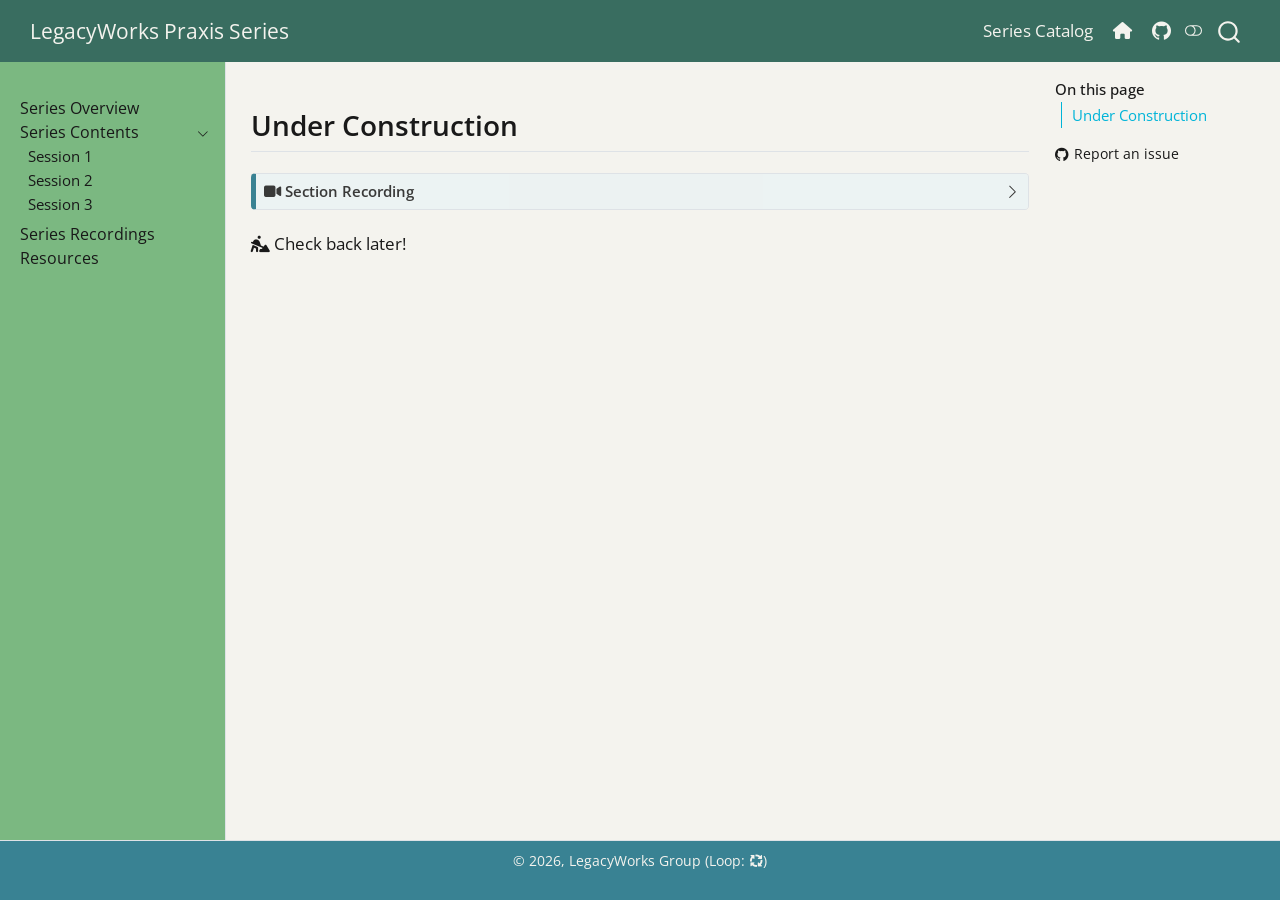
<file: content/-subtopic-03.html>
<!DOCTYPE html>
<html xmlns="http://www.w3.org/1999/xhtml" lang="en" xml:lang="en"><head>

<meta charset="utf-8">
<meta name="generator" content="quarto-1.11.9">

<meta name="viewport" content="width=device-width, initial-scale=1.0, user-scalable=yes">


<title>subtopic-03 – LegacyWorks Praxis Series</title>
<style>
/* Default styles provided by pandoc.
** See https://pandoc.org/MANUAL.html#variables-for-html for config info.
*/
span.smallcaps{font-variant: small-caps;}
div.columns{display: flex; gap: 1.5em;}
div.column{flex: auto;}
@media screen {
div.columns{gap: min(4vw, 1.5em);}
div.column{overflow-x: auto;}
}
div.hanging-indent{margin-left: 1.5em; text-indent: -1.5em;}
ul.task-list{list-style: none;}
ul.task-list li input[type="checkbox"] {
  width: 0.8em;
  margin: 0 0.8em 0.2em -1em; /* quarto-specific, see https://github.com/quarto-dev/quarto-cli/issues/4556 */ 
  vertical-align: middle;
}
</style>


<script src="../site_libs/quarto-nav/quarto-nav.js"></script>
<script src="../site_libs/quarto-nav/headroom.min.js"></script>
<script src="../site_libs/clipboard/clipboard.min.js"></script>
<script src="../site_libs/quarto-search/autocomplete.umd.js"></script>
<script src="../site_libs/quarto-search/fuse.min.js"></script>
<script src="../site_libs/quarto-search/quarto-search.js"></script>
<meta name="quarto:offset" content="../">
<link href="../content/images/logo_lwg-circle.png" rel="icon" type="image/png">
<script src="../site_libs/quarto-html/quarto.js" type="module"></script>
<script src="../site_libs/quarto-html/tabsets/tabsets.js" type="module"></script>
<script src="../site_libs/quarto-html/scrollable-regions/scrollable-regions.js" type="module"></script>
<script src="../site_libs/quarto-html/popper.min.js"></script>
<script src="../site_libs/quarto-html/tippy.umd.min.js"></script>
<script src="../site_libs/quarto-html/anchor.min.js"></script>
<link href="../site_libs/quarto-html/tippy.css" rel="stylesheet">
<link href="../site_libs/quarto-html/quarto-syntax-highlighting-63b5708e65d6cd79cd7618c58d0c21e7.css" rel="stylesheet" class="quarto-color-scheme" id="quarto-text-highlighting-styles">
<link href="../site_libs/quarto-html/quarto-syntax-highlighting-dark-447e42e69aaa9833c0ba1b986f430b20.css" rel="stylesheet" class="quarto-color-scheme quarto-color-alternate" id="quarto-text-highlighting-styles">
<link href="../site_libs/quarto-html/quarto-syntax-highlighting-63b5708e65d6cd79cd7618c58d0c21e7.css" rel="stylesheet" class="quarto-color-scheme-extra" id="quarto-text-highlighting-styles">
<script src="../site_libs/bootstrap/bootstrap.min.js"></script>
<link href="../site_libs/bootstrap/bootstrap-icons.css" rel="stylesheet">
<link href="../site_libs/bootstrap/bootstrap-f8d899423bf9217b5b66bb00164146bf.min.css" rel="stylesheet" append-hash="true" class="quarto-color-scheme" id="quarto-bootstrap" data-mode="light">
<link href="../site_libs/bootstrap/bootstrap-dark-df876d76ab166774684d766cbe09051a.min.css" rel="stylesheet" append-hash="true" class="quarto-color-scheme quarto-color-alternate" id="quarto-bootstrap" data-mode="dark">
<link href="../site_libs/bootstrap/bootstrap-f8d899423bf9217b5b66bb00164146bf.min.css" rel="stylesheet" append-hash="true" class="quarto-color-scheme-extra" id="quarto-bootstrap" data-mode="light">
<link href="../site_libs/quarto-contrib/fontawesome6-6.7.2/all.min.css" rel="stylesheet">
<link href="../site_libs/quarto-contrib/fontawesome6-6.7.2/latex-fontsize.css" rel="stylesheet">
<script id="quarto-search-options" type="application/json">{
  "location": "navbar",
  "copy-button": false,
  "collapse-after": 3,
  "panel-placement": "end",
  "type": "overlay",
  "limit": 50,
  "keyboard-shortcut": [
    "f",
    "/",
    "s"
  ],
  "show-item-context": false,
  "language": {
    "search-no-results-text": "No results",
    "search-matching-documents-text": "matching documents",
    "search-copy-link-title": "Copy link to search",
    "search-hide-matches-text": "Hide additional matches",
    "search-more-match-text": "more match in this document",
    "search-more-matches-text": "more matches in this document",
    "search-clear-button-title": "Clear",
    "search-text-placeholder": "",
    "search-detached-cancel-button-title": "Cancel",
    "search-submit-button-title": "Submit",
    "search-label": "Search"
  }
}</script>


</head>

<body class="nav-sidebar docked nav-fixed quarto-light"><a id="quarto-skip-link" class="visually-hidden-focusable" href="#quarto-document-content">Skip to main content</a><script id="quarto-html-before-body" type="application/javascript">
    const toggleBodyColorMode = (bsSheetEl) => {
      const mode = bsSheetEl.getAttribute("data-mode");
      const bodyEl = window.document.querySelector("body");
      if (mode === "dark") {
        bodyEl.classList.add("quarto-dark");
        bodyEl.classList.remove("quarto-light");
      } else {
        bodyEl.classList.add("quarto-light");
        bodyEl.classList.remove("quarto-dark");
      }
    }
    const toggleBodyColorPrimary = () => {
      const bsSheetEl = window.document.querySelector("link#quarto-bootstrap:not([rel=disabled-stylesheet])");
      if (bsSheetEl) {
        toggleBodyColorMode(bsSheetEl);
      }
    }
    const setColorSchemeToggle = (alternate) => {
      const toggles = window.document.querySelectorAll('.quarto-color-scheme-toggle');
      for (let i=0; i < toggles.length; i++) {
        const toggle = toggles[i];
        if (toggle) {
          toggle.setAttribute("aria-checked", alternate ? "true" : "false");
          if (alternate) {
            toggle.classList.add("alternate");
          } else {
            toggle.classList.remove("alternate");
          }
        }
      }
    };
    const toggleColorMode = (alternate) => {
      // Switch the stylesheets
      const primaryStylesheets = window.document.querySelectorAll('link.quarto-color-scheme:not(.quarto-color-alternate)');
      const alternateStylesheets = window.document.querySelectorAll('link.quarto-color-scheme.quarto-color-alternate');
      manageTransitions('#quarto-margin-sidebar .nav-link', false);
      if (alternate) {
        // note: dark is layered on light, we don't disable primary!
        enableStylesheet(alternateStylesheets);
        for (const sheetNode of alternateStylesheets) {
          if (sheetNode.id === "quarto-bootstrap") {
            toggleBodyColorMode(sheetNode);
          }
        }
      } else {
        disableStylesheet(alternateStylesheets);
        enableStylesheet(primaryStylesheets)
        toggleBodyColorPrimary();
      }
      manageTransitions('#quarto-margin-sidebar .nav-link', true);
      // Switch the toggles
      setColorSchemeToggle(alternate)
    }
    // Hack to workaround the fact that safari doesn't
    // properly recolor the scrollbar when toggling (#1455).
    // Not run on load: stylesheets are set before first paint there, and
    // scrolling would undo the scroll to a URL fragment (#14973).
    // The one pixel nudge keeps the reader where they were.
    const refreshSafariScrollbar = () => {
      if (navigator.userAgent.indexOf('Safari') > 0 && navigator.userAgent.indexOf('Chrome') == -1) {
        manageTransitions("body", false);
        const scrollY = window.scrollY;
        window.scrollTo(0, scrollY > 0 ? scrollY - 1 : 1);
        setTimeout(() => {
          window.scrollTo(0, scrollY);
          manageTransitions("body", true);
        }, 40);
      }
    }
    const disableStylesheet = (stylesheets) => {
      for (let i=0; i < stylesheets.length; i++) {
        const stylesheet = stylesheets[i];
        stylesheet.rel = 'disabled-stylesheet';
      }
    }
    const enableStylesheet = (stylesheets) => {
      for (let i=0; i < stylesheets.length; i++) {
        const stylesheet = stylesheets[i];
        if(stylesheet.rel !== 'stylesheet') { // for Chrome, which will still FOUC without this check
          stylesheet.rel = 'stylesheet';
        }
      }
    }
    const manageTransitions = (selector, allowTransitions) => {
      const els = window.document.querySelectorAll(selector);
      for (let i=0; i < els.length; i++) {
        const el = els[i];
        if (allowTransitions) {
          el.classList.remove('notransition');
        } else {
          el.classList.add('notransition');
        }
      }
    }
    const isFileUrl = () => {
      return window.location.protocol === 'file:';
    }
    const hasAlternateSentinel = () => {
      let styleSentinel = getColorSchemeSentinel();
      if (styleSentinel !== null) {
        return styleSentinel === "alternate";
      } else {
        return false;
      }
    }
    const setStyleSentinel = (alternate) => {
      const value = alternate ? "alternate" : "default";
      if (!isFileUrl()) {
        window.localStorage.setItem("quarto-color-scheme", value);
      } else {
        localAlternateSentinel = value;
      }
    }
    const getColorSchemeSentinel = () => {
      if (!isFileUrl()) {
        const storageValue = window.localStorage.getItem("quarto-color-scheme");
        return storageValue != null ? storageValue : localAlternateSentinel;
      } else {
        return localAlternateSentinel;
      }
    }
    const toggleGiscusIfUsed = (isAlternate, darkModeDefault) => {
      const baseTheme = document.querySelector('#giscus-base-theme')?.value ?? 'light';
      const alternateTheme = document.querySelector('#giscus-alt-theme')?.value ?? 'dark';
      let newTheme = '';
      if(authorPrefersDark) {
        newTheme = isAlternate ? baseTheme : alternateTheme;
      } else {
        newTheme = isAlternate ? alternateTheme : baseTheme;
      }
      const changeGiscusTheme = () => {
        // From: https://github.com/giscus/giscus/issues/336
        const sendMessage = (message) => {
          const iframe = document.querySelector('iframe.giscus-frame');
          if (!iframe) return;
          iframe.contentWindow.postMessage({ giscus: message }, 'https://giscus.app');
        }
        sendMessage({
          setConfig: {
            theme: newTheme
          }
        });
      }
      const isGiscussLoaded = window.document.querySelector('iframe.giscus-frame') !== null;
      if (isGiscussLoaded) {
        changeGiscusTheme();
      }
    };
    const authorPrefersDark = false;
    const darkModeDefault = authorPrefersDark;
      document.querySelector('link#quarto-text-highlighting-styles.quarto-color-scheme-extra').rel = 'disabled-stylesheet';
      document.querySelector('link#quarto-bootstrap.quarto-color-scheme-extra').rel = 'disabled-stylesheet';
    let localAlternateSentinel = darkModeDefault ? 'alternate' : 'default';
    // Dark / light mode switch
    window.quartoToggleColorScheme = () => {
      // Read the current dark / light value
      let toAlternate = !hasAlternateSentinel();
      toggleColorMode(toAlternate);
      refreshSafariScrollbar();
      setStyleSentinel(toAlternate);
      toggleGiscusIfUsed(toAlternate, darkModeDefault);
      window.dispatchEvent(new Event('resize'));
    };
    // Switch to dark mode if need be
    if (hasAlternateSentinel()) {
      toggleColorMode(true);
    } else {
      toggleColorMode(false);
    }
  </script>

<div id="quarto-search-results"></div>
  <header id="quarto-header" class="headroom fixed-top">
    <nav class="navbar navbar-expand-lg " data-bs-theme="dark" aria-label="Site">
      <div class="navbar-container container-fluid">
      <div class="navbar-brand-container mx-auto">
    <a class="navbar-brand" href="../index.html">
    <span class="navbar-title">LegacyWorks Praxis Series</span>
    </a>
  </div>
          <button class="navbar-toggler" type="button" data-bs-toggle="collapse" data-bs-target="#navbarCollapse" aria-controls="navbarCollapse" aria-expanded="false" aria-label="Toggle navigation" onclick="if (window.quartoToggleHeadroom) { window.quartoToggleHeadroom(); }">
  <span class="navbar-toggler-icon"></span>
</button>
          <div class="collapse navbar-collapse" id="navbarCollapse">
            <ul class="navbar-nav navbar-nav-scroll ms-auto">
  <li class="nav-item">
    <a class="nav-link" href="https://legacyworksgroup.github.io/learning-catalog/"> 
<span class="menu-text">Series Catalog</span></a>
  </li>  
  <li class="nav-item">
    <a class="nav-link" href="https://legacyworksgroup.com/"> 
<span class="menu-text"><i class="fa-solid fa-house" aria-label="house"></i></span></a>
  </li>  
  <li class="nav-item compact">
    <a class="nav-link" href="https://github.com/LegacyWorksGroup"> <i class="bi bi-github" role="img">
</i> 
<span class="menu-text"></span></a>
  </li>  
</ul>
          </div> <!-- /navcollapse -->
            <div class="quarto-navbar-tools">
  <button type="button" role="switch" aria-checked="false" class="quarto-color-scheme-toggle quarto-navigation-tool  px-1" onclick="window.quartoToggleColorScheme(); return false;" title="Toggle dark mode" aria-label="Toggle dark mode"><i class="bi"></i></button>
</div>
            <div id="quarto-search" class="" title="Search"></div>
      </div> <!-- /container-fluid -->
    </nav>
  <nav class="quarto-secondary-nav" aria-label="Toolbar">
    <div class="container-fluid d-flex">
      <button type="button" class="quarto-btn-toggle btn" data-bs-toggle="collapse" role="button" data-bs-target=".quarto-sidebar-collapse-item" aria-controls="quarto-sidebar" aria-expanded="false" aria-label="Toggle sidebar navigation" onclick="if (window.quartoToggleHeadroom) { window.quartoToggleHeadroom(); }">
        <i class="bi bi-layout-text-sidebar-reverse"></i>
      </button>
        <nav class="quarto-page-breadcrumbs" aria-label="Breadcrumbs"><ol class="breadcrumb"></ol></nav>
        <a class="flex-grow-1" data-bs-toggle="collapse" data-bs-target=".quarto-sidebar-collapse-item" onclick="if (window.quartoToggleHeadroom) { window.quartoToggleHeadroom(); }">      
        </a>
    </div>
  </nav>
</header>
<!-- content -->
<div id="quarto-content" class="quarto-container page-columns page-rows-contents page-layout-article page-navbar">
<!-- sidebar -->
  <nav id="quarto-sidebar" class="sidebar collapse collapse-horizontal quarto-sidebar-collapse-item sidebar-navigation docked overflow-auto" aria-label="Section">
    <div class="sidebar-menu-container"> 
    <ul class="list-unstyled mt-1">
        <li class="sidebar-item">
  <div class="sidebar-item-container"> 
  <a href="../index.html" class="sidebar-item-text sidebar-link">
 <span class="menu-text">Series Overview</span></a>
  </div>
</li>
        <li class="sidebar-item sidebar-item-section">
      <div class="sidebar-item-container"> 
            <button type="button" class="sidebar-item-text sidebar-item-toggle sidebar-link text-start" data-bs-toggle="collapse" data-bs-target="#quarto-sidebar-section-1" aria-controls="quarto-sidebar-section-1" aria-expanded="true">
 <span class="menu-text" id="quarto-sidebar-section-1-label">Series Contents</span><i class="bi bi-chevron-right" aria-hidden="true"></i></button>
      </div>
      <ul id="quarto-sidebar-section-1" aria-labelledby="quarto-sidebar-section-1-label" class="collapse list-unstyled sidebar-section depth1 show">  
          <li class="sidebar-item">
  <div class="sidebar-item-container"> 
  <a href="../content/session-01.html" class="sidebar-item-text sidebar-link">
 <span class="menu-text">Session 1</span></a>
  </div>
</li>
          <li class="sidebar-item">
  <div class="sidebar-item-container"> 
  <a href="../content/session-02.html" class="sidebar-item-text sidebar-link">
 <span class="menu-text">Session 2</span></a>
  </div>
</li>
          <li class="sidebar-item">
  <div class="sidebar-item-container"> 
  <a href="../content/session-03.html" class="sidebar-item-text sidebar-link">
 <span class="menu-text">Session 3</span></a>
  </div>
</li>
      </ul>
  </li>
        <li class="sidebar-item">
  <div class="sidebar-item-container"> 
  <a href="../recordings.html" class="sidebar-item-text sidebar-link">
 <span class="menu-text">Series Recordings</span></a>
  </div>
</li>
        <li class="sidebar-item">
  <div class="sidebar-item-container"> 
  <a href="../resources.html" class="sidebar-item-text sidebar-link">
 <span class="menu-text">Resources</span></a>
  </div>
</li>
    </ul>
    </div>
</nav>
<div id="quarto-sidebar-glass" class="quarto-sidebar-collapse-item" data-bs-toggle="collapse" data-bs-target=".quarto-sidebar-collapse-item"></div>
<!-- margin-sidebar -->
    <div id="quarto-margin-sidebar" class="sidebar margin-sidebar">
        <nav id="TOC" role="doc-toc" aria-labelledby="toc-title" class="toc-active">
    <h2 id="toc-title">On this page</h2>
   
  <ul>
  <li><a href="#under-construction" id="toc-under-construction" class="nav-link active" data-scroll-target="#under-construction">Under Construction</a></li>
  </ul>
<div class="toc-actions"><ul><li><a href="https://github.com/LegacyWorksGroup/issues/new" class="toc-action"><i class="bi bi-github"></i>Report an issue</a></li></ul></div></nav>
    </div>
<!-- main -->
<main class="content" id="quarto-document-content" tabindex="-1"><header id="title-block-header" class="quarto-title-block"></header>





<section id="under-construction" class="level2">
<h2 class="anchored" data-anchor-id="under-construction">Under Construction</h2>
<div class="callout callout-style-default callout-note no-icon callout-titled">
<div class="callout-header d-flex align-content-center collapsed" data-bs-toggle="collapse" data-bs-target=".callout-1-contents" aria-controls="callout-1" aria-expanded="false" aria-label="Toggle callout">
<div class="callout-icon-container">
<i class="callout-icon no-icon"></i>
</div>
<div class="callout-title-container flex-fill">
<span class="screen-reader-only">Note</span><i class="fa-solid fa-video" aria-label="video"></i> Section Recording
</div>
<div class="callout-btn-toggle d-inline-block border-0 py-1 ps-1 pe-0 float-end"><i class="callout-toggle"></i></div>
</div>
<div id="callout-1" class="callout-1-contents callout-collapse collapse">
<div class="callout-body-container callout-body">
<p><em>Relevant recording to be added; stay tuned!</em></p>
</div>
</div>
</div>
<p><i class="fa-solid fa-person-digging" aria-label="person-digging"></i> Check back later!</p>


</section>

</main> <!-- /main -->
<script id="quarto-html-after-body" type="application/javascript">
  window.document.addEventListener("DOMContentLoaded", function (event) {
    // Ensure there is a toggle, if there isn't float one in the top right
    if (window.document.querySelector('.quarto-color-scheme-toggle') === null) {
      const toggle = window.document.createElement('button');
      toggle.type = "button";
      toggle.setAttribute("role", "switch");
      toggle.setAttribute("aria-checked", "false");
      toggle.classList.add('top-right');
      toggle.classList.add('quarto-color-scheme-toggle');
      toggle.setAttribute("aria-label", "Toggle dark mode");
      toggle.onclick = function() { try { window.quartoToggleColorScheme(); } catch {} return false; };
      const i = window.document.createElement("i");
      i.classList.add('bi');
      toggle.appendChild(i);
      // Put the toggle in a landmark of its own, so that landmark navigation
      // can reach it.
      //
      // The container is always a fresh direct child of body, and the toggle is
      // never moved into page furniture that the theme or the author controls.
      // The toggle is positioned against the page, so any ancestor that
      // establishes a containing block captures it: a positioned element or a
      // grid for position: absolute, and transform, filter, will-change or
      // contain for position: fixed. A direct child of body has none of these
      // to inherit, and the shift when one appears is silent and visual.
      //
      // ARIA says a document should have at most one banner, and axe reports a
      // duplicate whether or not the banners carry distinct labels. So use a
      // header when the page has no banner yet, and a named region otherwise.
      //
      // A header is a banner wherever it sits, unless it is inside sectioning
      // content, so this cannot just look at the children of body: a custom
      // page layout wraps the title block header in a plain div. An explicit
      // role="banner" always counts.
      const sectioning = 'article, aside, main, nav, section, [role="article"], [role="complementary"], [role="main"], [role="navigation"], [role="region"]';
      const hasBanner = Array.from(
        window.document.querySelectorAll('header:not([role]), [role="banner"]')
      ).some(function(el) {
        return el.hasAttribute("role") || el.closest(sectioning) === null;
      });
      const container = window.document.createElement(hasBanner ? "div" : "header");
      if (hasBanner) {
        container.setAttribute("role", "region");
        container.setAttribute("aria-label", "Toggle dark mode");
      }
      container.classList.add('quarto-color-scheme-toggle-container');
      container.appendChild(toggle);
      window.document.body.appendChild(container);
    }
    setColorSchemeToggle(hasAlternateSentinel())
    const icon = "";
    const anchorJS = new window.AnchorJS();
    anchorJS.options = {
      placement: 'right',
      icon: icon
    };
    anchorJS.add('.anchored');
    const isCodeAnnotation = (el) => {
      for (const clz of el.classList) {
        if (clz.startsWith('code-annotation-')) {                     
          return true;
        }
      }
      return false;
    }
    const onCopySuccess = function(e) {
      // button target
      const button = e.trigger;
      // don't keep focus
      button.blur();
      // flash "checked"
      button.classList.add('code-copy-button-checked');
      var currentTitle = button.getAttribute("title");
      button.setAttribute("title", "Copied!");
      let tooltip;
      if (window.bootstrap) {
        button.setAttribute("data-bs-toggle", "tooltip");
        button.setAttribute("data-bs-placement", "left");
        button.setAttribute("data-bs-title", "Copied!");
        tooltip = new bootstrap.Tooltip(button, 
          { trigger: "manual", 
            customClass: "code-copy-button-tooltip",
            offset: [0, -8]});
        tooltip.show();    
      }
      setTimeout(function() {
        if (tooltip) {
          tooltip.hide();
          button.removeAttribute("data-bs-title");
          button.removeAttribute("data-bs-toggle");
          button.removeAttribute("data-bs-placement");
        }
        button.setAttribute("title", currentTitle);
        button.classList.remove('code-copy-button-checked');
      }, 1000);
      // clear code selection
      e.clearSelection();
    }
    const getTextToCopy = function(trigger) {
      const outerScaffold = trigger.parentElement.cloneNode(true);
      const codeEl = outerScaffold.querySelector('code');
      for (const childEl of codeEl.children) {
        if (isCodeAnnotation(childEl)) {
          childEl.remove();
        }
      }
      return codeEl.innerText;
    }
    const clipboard = new window.ClipboardJS('.code-copy-button:not([data-in-quarto-modal])', {
      text: getTextToCopy
    });
    clipboard.on('success', onCopySuccess);
    if (window.document.getElementById('quarto-embedded-source-code-modal')) {
      const clipboardModal = new window.ClipboardJS('.code-copy-button[data-in-quarto-modal]', {
        text: getTextToCopy,
        container: window.document.getElementById('quarto-embedded-source-code-modal')
      });
      clipboardModal.on('success', onCopySuccess);
    }
      var localhostRegex = new RegExp(/^(?:http|https):\/\/localhost\:?[0-9]*\//);
      var mailtoRegex = new RegExp(/^mailto:/);
        var filterRegex = new RegExp("https:\/\/LegacyWorksGroup\.github\.io\/praxis\/");
      const newWindowLabel = "(opens in a new tab)";
      const newWindowNoteId = "quarto-ext-newwindow-label";
      // Links reference one hidden label through aria-describedby, so the
      // announcement never changes their accessible name.
      var describeNewWindow = (link) => {
        if (!window.document.getElementById(newWindowNoteId)) {
          var newWindowNote = window.document.createElement("span");
          newWindowNote.id = newWindowNoteId;
          newWindowNote.hidden = true;
          newWindowNote.textContent = newWindowLabel;
          window.document.body.appendChild(newWindowNote);
        }
        var describedBy = (link.getAttribute("aria-describedby") || "").split(/\s+/).filter(Boolean);
        if (!describedBy.includes(newWindowNoteId)) {
          describedBy.push(newWindowNoteId);
          link.setAttribute("aria-describedby", describedBy.join(" "));
        }
      }
      var isInternal = (href) => {
          return filterRegex.test(href) || localhostRegex.test(href) || mailtoRegex.test(href);
      }
      // Inspect non-navigation links and adorn them if external
      window.quartoDecorateExternalLinks = function (root) {
     var links = (root || window.document).querySelectorAll('a[href]:not(.nav-link):not(.navbar-brand):not(.toc-action):not(.sidebar-link):not(.sidebar-item-toggle):not(.pagination-link):not(.no-external):not([aria-hidden]):not(.dropdown-item):not(.quarto-navigation-tool):not(.about-link)');
      for (var i=0; i<links.length; i++) {
        const link = links[i];
        if (!isInternal(link.href)) {
          // undo the damage that might have been done by quarto-nav.js in the case of
          // links that we want to consider external
          if (link.dataset.originalHref !== undefined) {
            link.href = link.dataset.originalHref;
          }
            // target, if specified
            link.setAttribute("target", "_blank");
            if (link.getAttribute("rel") === null) {
              link.setAttribute("rel", "noopener");
            }
            describeNewWindow(link);
          if (!link.classList.contains('no-external-icon')) {
          }
        }
      }
      };
      window.quartoDecorateExternalLinks(window.document);
    // Esc closes the popup (WCAG 1.4.13) and focus leaving both trigger and
    // popup closes it (WCAG 2.4.11); tippy handles neither for interactive popups.
    const hideOnEscAndFocusOut = {
      name: 'hideOnEscAndFocusOut',
      defaultValue: true,
      fn(instance) {
        const dismiss = () => {
          // A show scheduled by the trigger delay would otherwise reopen it
          instance.clearDelayTimeouts();
          instance.hide();
        };
        const onKeyDown = (event) => {
          if (event.key !== 'Escape') {
            return;
          }
          // Keep Esc from also reaching page handlers (e.g. reveal.js overview),
          // except an open reveal.js slide menu, which Esc should close too.
          // The menu handles keys only when its keyboard option is on.
          const menuHandlesEsc = window.Reveal?.getPlugin?.('menu')?.isOpen() &&
            window.Reveal.getConfig().menu?.keyboard !== false;
          if (!menuHandlesEsc) {
            event.stopPropagation();
          }
          if (instance.popper.contains(window.document.activeElement)) {
            // Disabled while refocusing so the focus trigger does not reopen it
            instance.disable();
            instance.reference.focus();
            instance.enable();
          }
          dismiss();
        };
        const onFocusOut = (event) => {
          const target = event.relatedTarget;
          if (target && !instance.reference.contains(target) &&
              !instance.popper.contains(target)) {
            dismiss();
          }
        };
        // On the trigger too: a click trigger (code-annotations: select) has no
        // blur handling. Attached for the instance's lifetime so leaving the
        // trigger also cancels a show still pending on the trigger delay.
        instance.reference.addEventListener('focusout', onFocusOut);
        return {
          onShow() {
            window.document.addEventListener('keydown', onKeyDown, true);
            instance.popper.addEventListener('focusout', onFocusOut);
          },
          onHide() {
            window.document.removeEventListener('keydown', onKeyDown, true);
            instance.popper.removeEventListener('focusout', onFocusOut);
          },
          onDestroy() {
            instance.reference.removeEventListener('focusout', onFocusOut);
          },
        };
      },
    };
    function tippyHover(el, contentFn, onTriggerFn, onUntriggerFn) {
      const config = {
        allowHTML: true,
        maxWidth: 500,
        delay: 100,
        arrow: false,
        appendTo: function(el) {
            return el.parentElement;
        },
        interactive: true,
        interactiveBorder: 10,
        theme: 'quarto',
        placement: 'bottom-start',
        plugins: [hideOnEscAndFocusOut],
      };
      if (contentFn) {
        config.content = contentFn;
      }
      if (onTriggerFn) {
        config.onTrigger = onTriggerFn;
      }
      if (onUntriggerFn) {
        config.onUntrigger = onUntriggerFn;
      }
      window.tippy(el, config); 
    }
    const noterefs = window.document.querySelectorAll('a[role="doc-noteref"]');
    for (var i=0; i<noterefs.length; i++) {
      const ref = noterefs[i];
      tippyHover(ref, function() {
        // use id or data attribute instead here
        let href = ref.getAttribute('data-footnote-href') || ref.getAttribute('href');
        try { href = new URL(href).hash; } catch {}
        const id = href.replace(/^#\/?/, "");
        const note = window.document.getElementById(id);
        if (note) {
          return note.innerHTML;
        } else {
          return "";
        }
      });
    }
    const xrefs = window.document.querySelectorAll('a.quarto-xref');
    const processXRef = (id, note) => {
      // Strip column container classes
      const stripColumnClz = (el) => {
        el.classList.remove("page-full", "page-columns");
        if (el.children) {
          for (const child of el.children) {
            stripColumnClz(child);
          }
        }
      }
      stripColumnClz(note)
      if (id === null || id.startsWith('sec-')) {
        // Special case sections, only their first couple elements
        const container = document.createElement("div");
        if (note.children && note.children.length > 2) {
          container.appendChild(note.children[0].cloneNode(true));
          for (let i = 1; i < note.children.length; i++) {
            const child = note.children[i];
            if (child.tagName === "P" && child.innerText === "") {
              continue;
            } else {
              container.appendChild(child.cloneNode(true));
              break;
            }
          }
          if (window.Quarto?.typesetMath) {
            window.Quarto.typesetMath(container);
          }
          return container.innerHTML
        } else {
          if (window.Quarto?.typesetMath) {
            window.Quarto.typesetMath(note);
          }
          return note.innerHTML;
        }
      } else {
        // Remove any anchor links if they are present
        const anchorLink = note.querySelector('a.anchorjs-link');
        if (anchorLink) {
          anchorLink.remove();
        }
        if (window.Quarto?.typesetMath) {
          window.Quarto.typesetMath(note);
        }
        if (note.classList.contains("callout")) {
          return note.outerHTML;
        } else {
          return note.innerHTML;
        }
      }
    }
    for (var i=0; i<xrefs.length; i++) {
      const xref = xrefs[i];
      tippyHover(xref, undefined, function(instance) {
        instance.disable();
        let url = xref.getAttribute('href');
        let hash = undefined; 
        if (url.startsWith('#')) {
          hash = url;
        } else {
          try { hash = new URL(url).hash; } catch {}
        }
        if (hash) {
          const id = hash.replace(/^#\/?/, "");
          const note = window.document.getElementById(id);
          if (note !== null) {
            try {
              const html = processXRef(id, note.cloneNode(true));
              instance.setContent(html);
            } finally {
              instance.enable();
              instance.show();
            }
          } else {
            // See if we can fetch this
            fetch(url.split('#')[0])
            .then(res => res.text())
            .then(html => {
              const parser = new DOMParser();
              const htmlDoc = parser.parseFromString(html, "text/html");
              const note = htmlDoc.getElementById(id);
              if (note !== null) {
                const html = processXRef(id, note);
                instance.setContent(html);
              } 
            }).finally(() => {
              instance.enable();
              instance.show();
            });
          }
        } else {
          // See if we can fetch a full url (with no hash to target)
          // This is a special case and we should probably do some content thinning / targeting
          fetch(url)
          .then(res => res.text())
          .then(html => {
            const parser = new DOMParser();
            const htmlDoc = parser.parseFromString(html, "text/html");
            const note = htmlDoc.querySelector('main.content');
            if (note !== null) {
              // This should only happen for chapter cross references
              // (since there is no id in the URL)
              // remove the first header
              if (note.children.length > 0 && note.children[0].tagName === "HEADER") {
                note.children[0].remove();
              }
              const html = processXRef(null, note);
              instance.setContent(html);
            } 
          }).finally(() => {
            instance.enable();
            instance.show();
          });
        }
      }, function(instance) {
      });
    }
        let selectedAnnoteEl;
        const selectorForAnnotation = ( cell, annotation) => {
          let cellAttr = 'data-code-cell="' + cell + '"';
          let lineAttr = 'data-code-annotation="' +  annotation + '"';
          const selector = 'span[' + cellAttr + '][' + lineAttr + ']';
          return selector;
        }
        const selectCodeLines = (annoteEl) => {
          const doc = window.document;
          const targetCell = annoteEl.getAttribute("data-target-cell");
          const targetAnnotation = annoteEl.getAttribute("data-target-annotation");
          const annoteSpan = window.document.querySelector(selectorForAnnotation(targetCell, targetAnnotation));
          const lines = annoteSpan.getAttribute("data-code-lines").split(",");
          const lineIds = lines.map((line) => {
            return targetCell + "-" + line;
          })
          // Each band is positioned against its own containing block, which is
          // not the offsetParent of the lines, so place it from client rects.
          const placeBand = (band, firstEl, lastEl, codeBlock) => {
            const container = band.offsetParent;
            if (container === null) {
              return;
            }
            const containerRect = container.getBoundingClientRect();
            // Reveal.js scales slides with a transform, so convert client
            // pixels back to the CSS pixels of the container.
            const scale = containerRect.height / container.offsetHeight || 1;
            const firstRect = firstEl.getBoundingClientRect();
            const lastRect = lastEl.getBoundingClientRect();
            const top = (firstRect.top - containerRect.top) / scale - container.clientTop + container.scrollTop;
            const height = (lastRect.bottom - firstRect.top) / scale;
            band.style.top = top - 2 + "px";
            band.style.height = height + 4 + "px";
            if (codeBlock) {
              // Without the copy button wrapper, the containing block is wider
              // than the code block, so span the code block explicitly.
              const blockRect = codeBlock.getBoundingClientRect();
              band.style.left = (blockRect.left - containerRect.left) / scale - container.clientLeft + container.scrollLeft + "px";
              band.style.width = blockRect.width / scale + "px";
            }
          };
          if (lineIds.length > 0) {
            const el = window.document.getElementById(lineIds[0]);
            const lastEl = window.document.getElementById(lineIds[lineIds.length - 1]);
            const parent = el.parentElement.parentElement;
            // cook up a div (if necessary) and position it
            let div = window.document.getElementById("code-annotation-line-highlight");
            if (div === null) {
              div = window.document.createElement("div");
              div.setAttribute("id", "code-annotation-line-highlight");
              div.style.position = 'absolute';
              parent.appendChild(div);
            }
            placeBand(div, el, lastEl, parent.closest("div.sourceCode") || parent);
            let gutterDiv = window.document.getElementById("code-annotation-line-highlight-gutter");
            if (gutterDiv === null) {
              gutterDiv = window.document.createElement("div");
              gutterDiv.setAttribute("id", "code-annotation-line-highlight-gutter");
              gutterDiv.style.position = 'absolute';
              const codeCell = window.document.getElementById(targetCell);
              const gutter = codeCell.querySelector('.code-annotation-gutter');
              gutter.appendChild(gutterDiv);
            }
            placeBand(gutterDiv, el, lastEl);
            selectedAnnoteEl = annoteEl;
          }
        };
        const unselectCodeLines = () => {
          const elementsIds = ["code-annotation-line-highlight", "code-annotation-line-highlight-gutter"];
          elementsIds.forEach((elId) => {
            const div = window.document.getElementById(elId);
            if (div) {
              div.remove();
            }
          });
          selectedAnnoteEl = undefined;
        };
          // Handle positioning of the toggle
      window.addEventListener(
        "resize",
        throttle(() => {
          elRect = undefined;
          if (selectedAnnoteEl) {
            selectCodeLines(selectedAnnoteEl);
          }
        }, 10)
      );
      function throttle(fn, ms) {
      let throttle = false;
      let timer;
        return (...args) => {
          if(!throttle) { // first call gets through
              fn.apply(this, args);
              throttle = true;
          } else { // all the others get throttled
              if(timer) clearTimeout(timer); // cancel #2
              timer = setTimeout(() => {
                fn.apply(this, args);
                timer = throttle = false;
              }, ms);
          }
        };
      }
        // Attach click handler to the DT
        const annoteDls = window.document.querySelectorAll('dt[data-target-cell]');
        for (const annoteDlNode of annoteDls) {
          annoteDlNode.addEventListener('click', (event) => {
            const clickedEl = event.target;
            if (clickedEl !== selectedAnnoteEl) {
              unselectCodeLines();
              const activeEl = window.document.querySelector('dt[data-target-cell].code-annotation-active');
              if (activeEl) {
                activeEl.classList.remove('code-annotation-active');
              }
              selectCodeLines(clickedEl);
              clickedEl.classList.add('code-annotation-active');
            } else {
              // Unselect the line
              unselectCodeLines();
              clickedEl.classList.remove('code-annotation-active');
            }
          });
        }
    const findCites = (el) => {
      const parentEl = el.parentElement;
      if (parentEl) {
        const cites = parentEl.dataset.cites;
        if (cites) {
          return {
            el,
            cites: cites.split(' ')
          };
        } else {
          return findCites(el.parentElement)
        }
      } else {
        return undefined;
      }
    };
    var bibliorefs = window.document.querySelectorAll('a[role="doc-biblioref"]');
    for (var i=0; i<bibliorefs.length; i++) {
      const ref = bibliorefs[i];
      const citeInfo = findCites(ref);
      if (citeInfo) {
        tippyHover(citeInfo.el, function() {
          var popup = window.document.createElement('div');
          citeInfo.cites.forEach(function(cite) {
            var citeDiv = window.document.createElement('div');
            citeDiv.classList.add('hanging-indent');
            citeDiv.classList.add('csl-entry');
            var biblioDiv = window.document.getElementById('ref-' + cite);
            if (biblioDiv) {
              citeDiv.innerHTML = biblioDiv.innerHTML;
            }
            popup.appendChild(citeDiv);
          });
          return popup.innerHTML;
        });
      }
    }
  });
  </script>
  <script type="application/javascript">
  window.quartoScrollableRegionsLabels = {"code":"Scrollable code","output":"Scrollable output"};
  </script>
</div> <!-- /content -->
<footer class="footer">
  <div class="nav-footer">
    <div class="nav-footer-left">
      &nbsp;
    </div>   
    <div class="nav-footer-center">
<p>© 2026, LegacyWorks Group (Loop: <a href="https://sites.google.com/legacyworksgroup.com/legacy-loop/legacyloop"><i class="fa-solid fa-arrows-spin" aria-label="arrows-spin"></i></a>)</p>
<div class="toc-actions d-sm-block d-md-none"><ul><li><a href="https://github.com/LegacyWorksGroup/issues/new" class="toc-action"><i class="bi bi-github"></i>Report an issue</a></li></ul></div></div>
    <div class="nav-footer-right">
      &nbsp;
    </div>
  </div>
</footer>




</body></html>
</file>
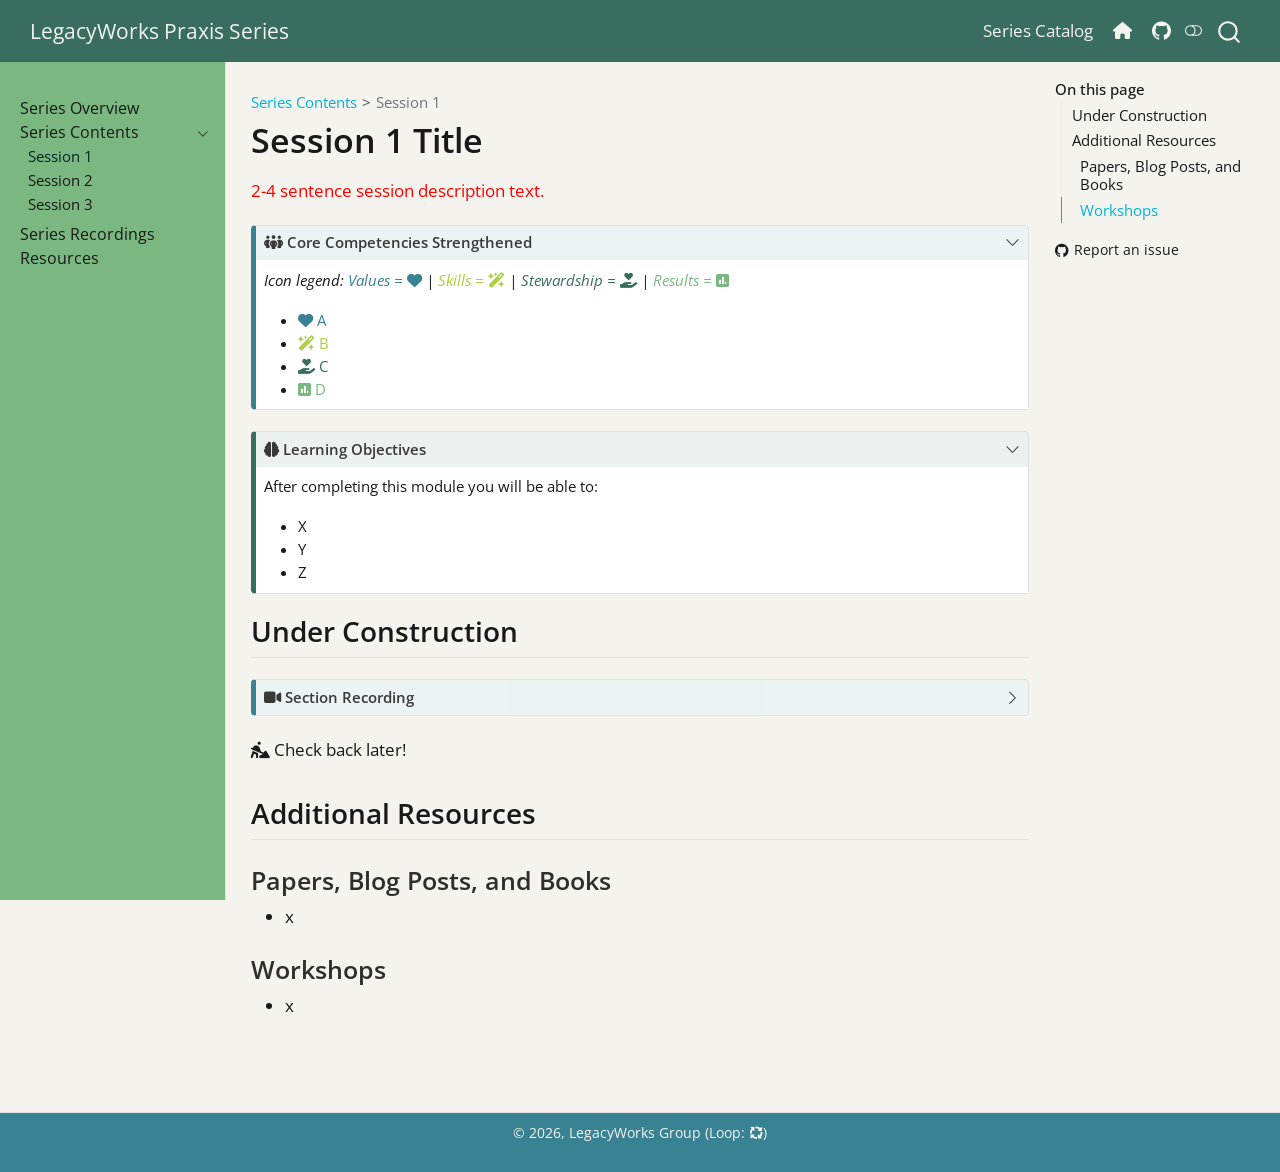
<file: content/session-01.html>
<!DOCTYPE html>
<html xmlns="http://www.w3.org/1999/xhtml" lang="en" xml:lang="en"><head>

<meta charset="utf-8">
<meta name="generator" content="quarto-1.11.9">

<meta name="viewport" content="width=device-width, initial-scale=1.0, user-scalable=yes">


<title>Session 1 Title – LegacyWorks Praxis Series</title>
<style>
/* Default styles provided by pandoc.
** See https://pandoc.org/MANUAL.html#variables-for-html for config info.
*/
span.smallcaps{font-variant: small-caps;}
div.columns{display: flex; gap: 1.5em;}
div.column{flex: auto;}
@media screen {
div.columns{gap: min(4vw, 1.5em);}
div.column{overflow-x: auto;}
}
div.hanging-indent{margin-left: 1.5em; text-indent: -1.5em;}
ul.task-list{list-style: none;}
ul.task-list li input[type="checkbox"] {
  width: 0.8em;
  margin: 0 0.8em 0.2em -1em; /* quarto-specific, see https://github.com/quarto-dev/quarto-cli/issues/4556 */ 
  vertical-align: middle;
}
</style>


<script src="../site_libs/quarto-nav/quarto-nav.js"></script>
<script src="../site_libs/quarto-nav/headroom.min.js"></script>
<script src="../site_libs/clipboard/clipboard.min.js"></script>
<script src="../site_libs/quarto-search/autocomplete.umd.js"></script>
<script src="../site_libs/quarto-search/fuse.min.js"></script>
<script src="../site_libs/quarto-search/quarto-search.js"></script>
<meta name="quarto:offset" content="../">
<link href="../content/images/logo_lwg-circle.png" rel="icon" type="image/png">
<script src="../site_libs/quarto-html/quarto.js" type="module"></script>
<script src="../site_libs/quarto-html/tabsets/tabsets.js" type="module"></script>
<script src="../site_libs/quarto-html/scrollable-regions/scrollable-regions.js" type="module"></script>
<script src="../site_libs/quarto-html/popper.min.js"></script>
<script src="../site_libs/quarto-html/tippy.umd.min.js"></script>
<script src="../site_libs/quarto-html/anchor.min.js"></script>
<link href="../site_libs/quarto-html/tippy.css" rel="stylesheet">
<link href="../site_libs/quarto-html/quarto-syntax-highlighting-63b5708e65d6cd79cd7618c58d0c21e7.css" rel="stylesheet" class="quarto-color-scheme" id="quarto-text-highlighting-styles">
<link href="../site_libs/quarto-html/quarto-syntax-highlighting-dark-447e42e69aaa9833c0ba1b986f430b20.css" rel="stylesheet" class="quarto-color-scheme quarto-color-alternate" id="quarto-text-highlighting-styles">
<link href="../site_libs/quarto-html/quarto-syntax-highlighting-63b5708e65d6cd79cd7618c58d0c21e7.css" rel="stylesheet" class="quarto-color-scheme-extra" id="quarto-text-highlighting-styles">
<script src="../site_libs/bootstrap/bootstrap.min.js"></script>
<link href="../site_libs/bootstrap/bootstrap-icons.css" rel="stylesheet">
<link href="../site_libs/bootstrap/bootstrap-f8d899423bf9217b5b66bb00164146bf.min.css" rel="stylesheet" append-hash="true" class="quarto-color-scheme" id="quarto-bootstrap" data-mode="light">
<link href="../site_libs/bootstrap/bootstrap-dark-df876d76ab166774684d766cbe09051a.min.css" rel="stylesheet" append-hash="true" class="quarto-color-scheme quarto-color-alternate" id="quarto-bootstrap" data-mode="dark">
<link href="../site_libs/bootstrap/bootstrap-f8d899423bf9217b5b66bb00164146bf.min.css" rel="stylesheet" append-hash="true" class="quarto-color-scheme-extra" id="quarto-bootstrap" data-mode="light">
<link href="../site_libs/quarto-contrib/fontawesome6-6.7.2/all.min.css" rel="stylesheet">
<link href="../site_libs/quarto-contrib/fontawesome6-6.7.2/latex-fontsize.css" rel="stylesheet">
<script id="quarto-search-options" type="application/json">{
  "location": "navbar",
  "copy-button": false,
  "collapse-after": 3,
  "panel-placement": "end",
  "type": "overlay",
  "limit": 50,
  "keyboard-shortcut": [
    "f",
    "/",
    "s"
  ],
  "show-item-context": false,
  "language": {
    "search-no-results-text": "No results",
    "search-matching-documents-text": "matching documents",
    "search-copy-link-title": "Copy link to search",
    "search-hide-matches-text": "Hide additional matches",
    "search-more-match-text": "more match in this document",
    "search-more-matches-text": "more matches in this document",
    "search-clear-button-title": "Clear",
    "search-text-placeholder": "",
    "search-detached-cancel-button-title": "Cancel",
    "search-submit-button-title": "Submit",
    "search-label": "Search"
  }
}</script>


</head>

<body class="nav-sidebar docked nav-fixed quarto-light"><a id="quarto-skip-link" class="visually-hidden-focusable" href="#quarto-document-content">Skip to main content</a><script id="quarto-html-before-body" type="application/javascript">
    const toggleBodyColorMode = (bsSheetEl) => {
      const mode = bsSheetEl.getAttribute("data-mode");
      const bodyEl = window.document.querySelector("body");
      if (mode === "dark") {
        bodyEl.classList.add("quarto-dark");
        bodyEl.classList.remove("quarto-light");
      } else {
        bodyEl.classList.add("quarto-light");
        bodyEl.classList.remove("quarto-dark");
      }
    }
    const toggleBodyColorPrimary = () => {
      const bsSheetEl = window.document.querySelector("link#quarto-bootstrap:not([rel=disabled-stylesheet])");
      if (bsSheetEl) {
        toggleBodyColorMode(bsSheetEl);
      }
    }
    const setColorSchemeToggle = (alternate) => {
      const toggles = window.document.querySelectorAll('.quarto-color-scheme-toggle');
      for (let i=0; i < toggles.length; i++) {
        const toggle = toggles[i];
        if (toggle) {
          toggle.setAttribute("aria-checked", alternate ? "true" : "false");
          if (alternate) {
            toggle.classList.add("alternate");
          } else {
            toggle.classList.remove("alternate");
          }
        }
      }
    };
    const toggleColorMode = (alternate) => {
      // Switch the stylesheets
      const primaryStylesheets = window.document.querySelectorAll('link.quarto-color-scheme:not(.quarto-color-alternate)');
      const alternateStylesheets = window.document.querySelectorAll('link.quarto-color-scheme.quarto-color-alternate');
      manageTransitions('#quarto-margin-sidebar .nav-link', false);
      if (alternate) {
        // note: dark is layered on light, we don't disable primary!
        enableStylesheet(alternateStylesheets);
        for (const sheetNode of alternateStylesheets) {
          if (sheetNode.id === "quarto-bootstrap") {
            toggleBodyColorMode(sheetNode);
          }
        }
      } else {
        disableStylesheet(alternateStylesheets);
        enableStylesheet(primaryStylesheets)
        toggleBodyColorPrimary();
      }
      manageTransitions('#quarto-margin-sidebar .nav-link', true);
      // Switch the toggles
      setColorSchemeToggle(alternate)
    }
    // Hack to workaround the fact that safari doesn't
    // properly recolor the scrollbar when toggling (#1455).
    // Not run on load: stylesheets are set before first paint there, and
    // scrolling would undo the scroll to a URL fragment (#14973).
    // The one pixel nudge keeps the reader where they were.
    const refreshSafariScrollbar = () => {
      if (navigator.userAgent.indexOf('Safari') > 0 && navigator.userAgent.indexOf('Chrome') == -1) {
        manageTransitions("body", false);
        const scrollY = window.scrollY;
        window.scrollTo(0, scrollY > 0 ? scrollY - 1 : 1);
        setTimeout(() => {
          window.scrollTo(0, scrollY);
          manageTransitions("body", true);
        }, 40);
      }
    }
    const disableStylesheet = (stylesheets) => {
      for (let i=0; i < stylesheets.length; i++) {
        const stylesheet = stylesheets[i];
        stylesheet.rel = 'disabled-stylesheet';
      }
    }
    const enableStylesheet = (stylesheets) => {
      for (let i=0; i < stylesheets.length; i++) {
        const stylesheet = stylesheets[i];
        if(stylesheet.rel !== 'stylesheet') { // for Chrome, which will still FOUC without this check
          stylesheet.rel = 'stylesheet';
        }
      }
    }
    const manageTransitions = (selector, allowTransitions) => {
      const els = window.document.querySelectorAll(selector);
      for (let i=0; i < els.length; i++) {
        const el = els[i];
        if (allowTransitions) {
          el.classList.remove('notransition');
        } else {
          el.classList.add('notransition');
        }
      }
    }
    const isFileUrl = () => {
      return window.location.protocol === 'file:';
    }
    const hasAlternateSentinel = () => {
      let styleSentinel = getColorSchemeSentinel();
      if (styleSentinel !== null) {
        return styleSentinel === "alternate";
      } else {
        return false;
      }
    }
    const setStyleSentinel = (alternate) => {
      const value = alternate ? "alternate" : "default";
      if (!isFileUrl()) {
        window.localStorage.setItem("quarto-color-scheme", value);
      } else {
        localAlternateSentinel = value;
      }
    }
    const getColorSchemeSentinel = () => {
      if (!isFileUrl()) {
        const storageValue = window.localStorage.getItem("quarto-color-scheme");
        return storageValue != null ? storageValue : localAlternateSentinel;
      } else {
        return localAlternateSentinel;
      }
    }
    const toggleGiscusIfUsed = (isAlternate, darkModeDefault) => {
      const baseTheme = document.querySelector('#giscus-base-theme')?.value ?? 'light';
      const alternateTheme = document.querySelector('#giscus-alt-theme')?.value ?? 'dark';
      let newTheme = '';
      if(authorPrefersDark) {
        newTheme = isAlternate ? baseTheme : alternateTheme;
      } else {
        newTheme = isAlternate ? alternateTheme : baseTheme;
      }
      const changeGiscusTheme = () => {
        // From: https://github.com/giscus/giscus/issues/336
        const sendMessage = (message) => {
          const iframe = document.querySelector('iframe.giscus-frame');
          if (!iframe) return;
          iframe.contentWindow.postMessage({ giscus: message }, 'https://giscus.app');
        }
        sendMessage({
          setConfig: {
            theme: newTheme
          }
        });
      }
      const isGiscussLoaded = window.document.querySelector('iframe.giscus-frame') !== null;
      if (isGiscussLoaded) {
        changeGiscusTheme();
      }
    };
    const authorPrefersDark = false;
    const darkModeDefault = authorPrefersDark;
      document.querySelector('link#quarto-text-highlighting-styles.quarto-color-scheme-extra').rel = 'disabled-stylesheet';
      document.querySelector('link#quarto-bootstrap.quarto-color-scheme-extra').rel = 'disabled-stylesheet';
    let localAlternateSentinel = darkModeDefault ? 'alternate' : 'default';
    // Dark / light mode switch
    window.quartoToggleColorScheme = () => {
      // Read the current dark / light value
      let toAlternate = !hasAlternateSentinel();
      toggleColorMode(toAlternate);
      refreshSafariScrollbar();
      setStyleSentinel(toAlternate);
      toggleGiscusIfUsed(toAlternate, darkModeDefault);
      window.dispatchEvent(new Event('resize'));
    };
    // Switch to dark mode if need be
    if (hasAlternateSentinel()) {
      toggleColorMode(true);
    } else {
      toggleColorMode(false);
    }
  </script>

<div id="quarto-search-results"></div>
  <header id="quarto-header" class="headroom fixed-top">
    <nav class="navbar navbar-expand-lg " data-bs-theme="dark" aria-label="Site">
      <div class="navbar-container container-fluid">
      <div class="navbar-brand-container mx-auto">
    <a class="navbar-brand" href="../index.html">
    <span class="navbar-title">LegacyWorks Praxis Series</span>
    </a>
  </div>
          <button class="navbar-toggler" type="button" data-bs-toggle="collapse" data-bs-target="#navbarCollapse" aria-controls="navbarCollapse" aria-expanded="false" aria-label="Toggle navigation" onclick="if (window.quartoToggleHeadroom) { window.quartoToggleHeadroom(); }">
  <span class="navbar-toggler-icon"></span>
</button>
          <div class="collapse navbar-collapse" id="navbarCollapse">
            <ul class="navbar-nav navbar-nav-scroll ms-auto">
  <li class="nav-item">
    <a class="nav-link" href="https://legacyworksgroup.github.io/learning-catalog/"> 
<span class="menu-text">Series Catalog</span></a>
  </li>  
  <li class="nav-item">
    <a class="nav-link" href="https://legacyworksgroup.com/"> 
<span class="menu-text"><i class="fa-solid fa-house" aria-label="house"></i></span></a>
  </li>  
  <li class="nav-item compact">
    <a class="nav-link" href="https://github.com/LegacyWorksGroup"> <i class="bi bi-github" role="img">
</i> 
<span class="menu-text"></span></a>
  </li>  
</ul>
          </div> <!-- /navcollapse -->
            <div class="quarto-navbar-tools">
  <button type="button" role="switch" aria-checked="false" class="quarto-color-scheme-toggle quarto-navigation-tool  px-1" onclick="window.quartoToggleColorScheme(); return false;" title="Toggle dark mode" aria-label="Toggle dark mode"><i class="bi"></i></button>
</div>
            <div id="quarto-search" class="" title="Search"></div>
      </div> <!-- /container-fluid -->
    </nav>
  <nav class="quarto-secondary-nav" aria-label="Toolbar">
    <div class="container-fluid d-flex">
      <button type="button" class="quarto-btn-toggle btn" data-bs-toggle="collapse" role="button" data-bs-target=".quarto-sidebar-collapse-item" aria-controls="quarto-sidebar" aria-expanded="false" aria-label="Toggle sidebar navigation" onclick="if (window.quartoToggleHeadroom) { window.quartoToggleHeadroom(); }">
        <i class="bi bi-layout-text-sidebar-reverse"></i>
      </button>
        <nav class="quarto-page-breadcrumbs" aria-label="Breadcrumbs"><ol class="breadcrumb"><li class="breadcrumb-item"><a href="../content/session-01.html">Series Contents</a></li><li class="breadcrumb-item"><a href="../content/session-01.html">Session 1</a></li></ol></nav>
        <a class="flex-grow-1" data-bs-toggle="collapse" data-bs-target=".quarto-sidebar-collapse-item" onclick="if (window.quartoToggleHeadroom) { window.quartoToggleHeadroom(); }">      
        </a>
    </div>
  </nav>
</header>
<!-- content -->
<div id="quarto-content" class="quarto-container page-columns page-rows-contents page-layout-article page-navbar">
<!-- sidebar -->
  <nav id="quarto-sidebar" class="sidebar collapse collapse-horizontal quarto-sidebar-collapse-item sidebar-navigation docked overflow-auto" aria-label="Section">
    <div class="sidebar-menu-container"> 
    <ul class="list-unstyled mt-1">
        <li class="sidebar-item">
  <div class="sidebar-item-container"> 
  <a href="../index.html" class="sidebar-item-text sidebar-link">
 <span class="menu-text">Series Overview</span></a>
  </div>
</li>
        <li class="sidebar-item sidebar-item-section">
      <div class="sidebar-item-container"> 
            <button type="button" class="sidebar-item-text sidebar-item-toggle sidebar-link text-start" data-bs-toggle="collapse" data-bs-target="#quarto-sidebar-section-1" aria-controls="quarto-sidebar-section-1" aria-expanded="true">
 <span class="menu-text" id="quarto-sidebar-section-1-label">Series Contents</span><i class="bi bi-chevron-right" aria-hidden="true"></i></button>
      </div>
      <ul id="quarto-sidebar-section-1" aria-labelledby="quarto-sidebar-section-1-label" class="collapse list-unstyled sidebar-section depth1 show">  
          <li class="sidebar-item">
  <div class="sidebar-item-container"> 
  <a href="../content/session-01.html" class="sidebar-item-text sidebar-link active">
 <span class="menu-text">Session 1</span></a>
  </div>
</li>
          <li class="sidebar-item">
  <div class="sidebar-item-container"> 
  <a href="../content/session-02.html" class="sidebar-item-text sidebar-link">
 <span class="menu-text">Session 2</span></a>
  </div>
</li>
          <li class="sidebar-item">
  <div class="sidebar-item-container"> 
  <a href="../content/session-03.html" class="sidebar-item-text sidebar-link">
 <span class="menu-text">Session 3</span></a>
  </div>
</li>
      </ul>
  </li>
        <li class="sidebar-item">
  <div class="sidebar-item-container"> 
  <a href="../recordings.html" class="sidebar-item-text sidebar-link">
 <span class="menu-text">Series Recordings</span></a>
  </div>
</li>
        <li class="sidebar-item">
  <div class="sidebar-item-container"> 
  <a href="../resources.html" class="sidebar-item-text sidebar-link">
 <span class="menu-text">Resources</span></a>
  </div>
</li>
    </ul>
    </div>
</nav>
<div id="quarto-sidebar-glass" class="quarto-sidebar-collapse-item" data-bs-toggle="collapse" data-bs-target=".quarto-sidebar-collapse-item"></div>
<!-- margin-sidebar -->
    <div id="quarto-margin-sidebar" class="sidebar margin-sidebar">
        <nav id="TOC" role="doc-toc" aria-labelledby="toc-title" class="toc-active">
    <h2 id="toc-title">On this page</h2>
   
  <ul>
  <li><a href="#under-construction" id="toc-under-construction" class="nav-link active" data-scroll-target="#under-construction">Under Construction</a></li>
  <li><a href="#additional-resources" id="toc-additional-resources" class="nav-link" data-scroll-target="#additional-resources">Additional Resources</a>
  <ul class="collapse">
  <li><a href="#papers-blog-posts-and-books" id="toc-papers-blog-posts-and-books" class="nav-link" data-scroll-target="#papers-blog-posts-and-books">Papers, Blog Posts, and Books</a></li>
  <li><a href="#workshops" id="toc-workshops" class="nav-link" data-scroll-target="#workshops">Workshops</a></li>
  </ul></li>
  </ul>
<div class="toc-actions"><ul><li><a href="https://github.com/LegacyWorksGroup/issues/new" class="toc-action"><i class="bi bi-github"></i>Report an issue</a></li></ul></div></nav>
    </div>
<!-- main -->
<main class="content" id="quarto-document-content" tabindex="-1">


<header id="title-block-header" class="quarto-title-block default"><nav class="quarto-page-breadcrumbs quarto-title-breadcrumbs d-none d-lg-block" aria-label="Breadcrumbs"><ol class="breadcrumb"><li class="breadcrumb-item"><a href="../content/session-01.html">Series Contents</a></li><li class="breadcrumb-item"><a href="../content/session-01.html">Session 1</a></li></ol></nav>
<div class="quarto-title">
<h1 class="title">Session 1 Title</h1>
</div>



<div class="quarto-title-meta">

    
  
    
  </div>
  


</header>


<meta name="robots" content="noindex, nofollow">
<p><span style="color:red">2-4 sentence session description text.</span></p>
<div class="callout callout-style-default callout-note no-icon callout-titled">
<div class="callout-header d-flex align-content-center" data-bs-toggle="collapse" data-bs-target=".callout-1-contents" aria-controls="callout-1" aria-expanded="true" aria-label="Toggle callout">
<div class="callout-icon-container">
<i class="callout-icon no-icon"></i>
</div>
<div class="callout-title-container flex-fill">
<span class="screen-reader-only">Note</span><i class="fa-solid fa-people-group" aria-label="people-group"></i> Core Competencies Strengthened
</div>
<div class="callout-btn-toggle d-inline-block border-0 py-1 ps-1 pe-0 float-end"><i class="callout-toggle"></i></div>
</div>
<div id="callout-1" class="callout-1-contents callout-collapse collapse show">
<div class="callout-body-container callout-body">
<p><em>Icon legend: <span class="cc-value">Values = <i class="fa-solid fa-heart" aria-label="heart"></i></span> | <span class="cc-skill">Skills = <i class="fa-solid fa-wand-magic-sparkles" aria-label="wand-magic-sparkles"></i></span> | <span class="cc-steward">Stewardship = <i class="fa-solid fa-hand-holding-heart" aria-label="hand-holding-heart"></i></span> | <span class="cc-result">Results = <i class="fa-solid fa-square-poll-vertical" aria-label="square-poll-vertical"></i></span></em></p>
<ul>
<li><span class="cc-value"><i class="fa-solid fa-heart" aria-label="heart"></i> A</span></li>
<li><span class="cc-skill"><i class="fa-solid fa-wand-magic-sparkles" aria-label="wand-magic-sparkles"></i> B</span></li>
<li><span class="cc-steward"><i class="fa-solid fa-hand-holding-heart" aria-label="hand-holding-heart"></i> C</span></li>
<li><span class="cc-result"><i class="fa-solid fa-square-poll-vertical" aria-label="square-poll-vertical"></i> D</span></li>
</ul>
</div>
</div>
</div>
<div class="callout callout-style-default callout-tip no-icon callout-titled">
<div class="callout-header d-flex align-content-center" data-bs-toggle="collapse" data-bs-target=".callout-2-contents" aria-controls="callout-2" aria-expanded="true" aria-label="Toggle callout">
<div class="callout-icon-container">
<i class="callout-icon no-icon"></i>
</div>
<div class="callout-title-container flex-fill">
<span class="screen-reader-only">Tip</span><i class="fa-solid fa-brain" aria-label="brain"></i> Learning Objectives
</div>
<div class="callout-btn-toggle d-inline-block border-0 py-1 ps-1 pe-0 float-end"><i class="callout-toggle"></i></div>
</div>
<div id="callout-2" class="callout-2-contents callout-collapse collapse show">
<div class="callout-body-container callout-body">
<p>After completing this module you will be able to:</p>
<ul>
<li>X</li>
<li>Y</li>
<li>Z</li>
</ul>
</div>
</div>
</div>
<section id="under-construction" class="level2">
<h2 class="anchored" data-anchor-id="under-construction">Under Construction</h2>
<div class="callout callout-style-default callout-note no-icon callout-titled">
<div class="callout-header d-flex align-content-center collapsed" data-bs-toggle="collapse" data-bs-target=".callout-3-contents" aria-controls="callout-3" aria-expanded="false" aria-label="Toggle callout">
<div class="callout-icon-container">
<i class="callout-icon no-icon"></i>
</div>
<div class="callout-title-container flex-fill">
<span class="screen-reader-only">Note</span><i class="fa-solid fa-video" aria-label="video"></i> Section Recording
</div>
<div class="callout-btn-toggle d-inline-block border-0 py-1 ps-1 pe-0 float-end"><i class="callout-toggle"></i></div>
</div>
<div id="callout-3" class="callout-3-contents callout-collapse collapse">
<div class="callout-body-container callout-body">
<p><em>Relevant recording to be added; stay tuned!</em></p>
</div>
</div>
</div>
<p><i class="fa-solid fa-person-digging" aria-label="person-digging"></i> Check back later!</p>
</section>
<section id="additional-resources" class="level2">
<h2 class="anchored" data-anchor-id="additional-resources">Additional Resources</h2>
<section id="papers-blog-posts-and-books" class="level3">
<h3 class="anchored" data-anchor-id="papers-blog-posts-and-books">Papers, Blog Posts, and Books</h3>
<ul>
<li>x</li>
</ul>
</section>
<section id="workshops" class="level3">
<h3 class="anchored" data-anchor-id="workshops">Workshops</h3>
<ul>
<li>x</li>
</ul>


</section>
</section>

</main> <!-- /main -->
<script id="quarto-html-after-body" type="application/javascript">
  window.document.addEventListener("DOMContentLoaded", function (event) {
    // Ensure there is a toggle, if there isn't float one in the top right
    if (window.document.querySelector('.quarto-color-scheme-toggle') === null) {
      const toggle = window.document.createElement('button');
      toggle.type = "button";
      toggle.setAttribute("role", "switch");
      toggle.setAttribute("aria-checked", "false");
      toggle.classList.add('top-right');
      toggle.classList.add('quarto-color-scheme-toggle');
      toggle.setAttribute("aria-label", "Toggle dark mode");
      toggle.onclick = function() { try { window.quartoToggleColorScheme(); } catch {} return false; };
      const i = window.document.createElement("i");
      i.classList.add('bi');
      toggle.appendChild(i);
      // Put the toggle in a landmark of its own, so that landmark navigation
      // can reach it.
      //
      // The container is always a fresh direct child of body, and the toggle is
      // never moved into page furniture that the theme or the author controls.
      // The toggle is positioned against the page, so any ancestor that
      // establishes a containing block captures it: a positioned element or a
      // grid for position: absolute, and transform, filter, will-change or
      // contain for position: fixed. A direct child of body has none of these
      // to inherit, and the shift when one appears is silent and visual.
      //
      // ARIA says a document should have at most one banner, and axe reports a
      // duplicate whether or not the banners carry distinct labels. So use a
      // header when the page has no banner yet, and a named region otherwise.
      //
      // A header is a banner wherever it sits, unless it is inside sectioning
      // content, so this cannot just look at the children of body: a custom
      // page layout wraps the title block header in a plain div. An explicit
      // role="banner" always counts.
      const sectioning = 'article, aside, main, nav, section, [role="article"], [role="complementary"], [role="main"], [role="navigation"], [role="region"]';
      const hasBanner = Array.from(
        window.document.querySelectorAll('header:not([role]), [role="banner"]')
      ).some(function(el) {
        return el.hasAttribute("role") || el.closest(sectioning) === null;
      });
      const container = window.document.createElement(hasBanner ? "div" : "header");
      if (hasBanner) {
        container.setAttribute("role", "region");
        container.setAttribute("aria-label", "Toggle dark mode");
      }
      container.classList.add('quarto-color-scheme-toggle-container');
      container.appendChild(toggle);
      window.document.body.appendChild(container);
    }
    setColorSchemeToggle(hasAlternateSentinel())
    const icon = "";
    const anchorJS = new window.AnchorJS();
    anchorJS.options = {
      placement: 'right',
      icon: icon
    };
    anchorJS.add('.anchored');
    const isCodeAnnotation = (el) => {
      for (const clz of el.classList) {
        if (clz.startsWith('code-annotation-')) {                     
          return true;
        }
      }
      return false;
    }
    const onCopySuccess = function(e) {
      // button target
      const button = e.trigger;
      // don't keep focus
      button.blur();
      // flash "checked"
      button.classList.add('code-copy-button-checked');
      var currentTitle = button.getAttribute("title");
      button.setAttribute("title", "Copied!");
      let tooltip;
      if (window.bootstrap) {
        button.setAttribute("data-bs-toggle", "tooltip");
        button.setAttribute("data-bs-placement", "left");
        button.setAttribute("data-bs-title", "Copied!");
        tooltip = new bootstrap.Tooltip(button, 
          { trigger: "manual", 
            customClass: "code-copy-button-tooltip",
            offset: [0, -8]});
        tooltip.show();    
      }
      setTimeout(function() {
        if (tooltip) {
          tooltip.hide();
          button.removeAttribute("data-bs-title");
          button.removeAttribute("data-bs-toggle");
          button.removeAttribute("data-bs-placement");
        }
        button.setAttribute("title", currentTitle);
        button.classList.remove('code-copy-button-checked');
      }, 1000);
      // clear code selection
      e.clearSelection();
    }
    const getTextToCopy = function(trigger) {
      const outerScaffold = trigger.parentElement.cloneNode(true);
      const codeEl = outerScaffold.querySelector('code');
      for (const childEl of codeEl.children) {
        if (isCodeAnnotation(childEl)) {
          childEl.remove();
        }
      }
      return codeEl.innerText;
    }
    const clipboard = new window.ClipboardJS('.code-copy-button:not([data-in-quarto-modal])', {
      text: getTextToCopy
    });
    clipboard.on('success', onCopySuccess);
    if (window.document.getElementById('quarto-embedded-source-code-modal')) {
      const clipboardModal = new window.ClipboardJS('.code-copy-button[data-in-quarto-modal]', {
        text: getTextToCopy,
        container: window.document.getElementById('quarto-embedded-source-code-modal')
      });
      clipboardModal.on('success', onCopySuccess);
    }
      var localhostRegex = new RegExp(/^(?:http|https):\/\/localhost\:?[0-9]*\//);
      var mailtoRegex = new RegExp(/^mailto:/);
        var filterRegex = new RegExp("https:\/\/LegacyWorksGroup\.github\.io\/praxis\/");
      const newWindowLabel = "(opens in a new tab)";
      const newWindowNoteId = "quarto-ext-newwindow-label";
      // Links reference one hidden label through aria-describedby, so the
      // announcement never changes their accessible name.
      var describeNewWindow = (link) => {
        if (!window.document.getElementById(newWindowNoteId)) {
          var newWindowNote = window.document.createElement("span");
          newWindowNote.id = newWindowNoteId;
          newWindowNote.hidden = true;
          newWindowNote.textContent = newWindowLabel;
          window.document.body.appendChild(newWindowNote);
        }
        var describedBy = (link.getAttribute("aria-describedby") || "").split(/\s+/).filter(Boolean);
        if (!describedBy.includes(newWindowNoteId)) {
          describedBy.push(newWindowNoteId);
          link.setAttribute("aria-describedby", describedBy.join(" "));
        }
      }
      var isInternal = (href) => {
          return filterRegex.test(href) || localhostRegex.test(href) || mailtoRegex.test(href);
      }
      // Inspect non-navigation links and adorn them if external
      window.quartoDecorateExternalLinks = function (root) {
     var links = (root || window.document).querySelectorAll('a[href]:not(.nav-link):not(.navbar-brand):not(.toc-action):not(.sidebar-link):not(.sidebar-item-toggle):not(.pagination-link):not(.no-external):not([aria-hidden]):not(.dropdown-item):not(.quarto-navigation-tool):not(.about-link)');
      for (var i=0; i<links.length; i++) {
        const link = links[i];
        if (!isInternal(link.href)) {
          // undo the damage that might have been done by quarto-nav.js in the case of
          // links that we want to consider external
          if (link.dataset.originalHref !== undefined) {
            link.href = link.dataset.originalHref;
          }
            // target, if specified
            link.setAttribute("target", "_blank");
            if (link.getAttribute("rel") === null) {
              link.setAttribute("rel", "noopener");
            }
            describeNewWindow(link);
          if (!link.classList.contains('no-external-icon')) {
          }
        }
      }
      };
      window.quartoDecorateExternalLinks(window.document);
    // Esc closes the popup (WCAG 1.4.13) and focus leaving both trigger and
    // popup closes it (WCAG 2.4.11); tippy handles neither for interactive popups.
    const hideOnEscAndFocusOut = {
      name: 'hideOnEscAndFocusOut',
      defaultValue: true,
      fn(instance) {
        const dismiss = () => {
          // A show scheduled by the trigger delay would otherwise reopen it
          instance.clearDelayTimeouts();
          instance.hide();
        };
        const onKeyDown = (event) => {
          if (event.key !== 'Escape') {
            return;
          }
          // Keep Esc from also reaching page handlers (e.g. reveal.js overview),
          // except an open reveal.js slide menu, which Esc should close too.
          // The menu handles keys only when its keyboard option is on.
          const menuHandlesEsc = window.Reveal?.getPlugin?.('menu')?.isOpen() &&
            window.Reveal.getConfig().menu?.keyboard !== false;
          if (!menuHandlesEsc) {
            event.stopPropagation();
          }
          if (instance.popper.contains(window.document.activeElement)) {
            // Disabled while refocusing so the focus trigger does not reopen it
            instance.disable();
            instance.reference.focus();
            instance.enable();
          }
          dismiss();
        };
        const onFocusOut = (event) => {
          const target = event.relatedTarget;
          if (target && !instance.reference.contains(target) &&
              !instance.popper.contains(target)) {
            dismiss();
          }
        };
        // On the trigger too: a click trigger (code-annotations: select) has no
        // blur handling. Attached for the instance's lifetime so leaving the
        // trigger also cancels a show still pending on the trigger delay.
        instance.reference.addEventListener('focusout', onFocusOut);
        return {
          onShow() {
            window.document.addEventListener('keydown', onKeyDown, true);
            instance.popper.addEventListener('focusout', onFocusOut);
          },
          onHide() {
            window.document.removeEventListener('keydown', onKeyDown, true);
            instance.popper.removeEventListener('focusout', onFocusOut);
          },
          onDestroy() {
            instance.reference.removeEventListener('focusout', onFocusOut);
          },
        };
      },
    };
    function tippyHover(el, contentFn, onTriggerFn, onUntriggerFn) {
      const config = {
        allowHTML: true,
        maxWidth: 500,
        delay: 100,
        arrow: false,
        appendTo: function(el) {
            return el.parentElement;
        },
        interactive: true,
        interactiveBorder: 10,
        theme: 'quarto',
        placement: 'bottom-start',
        plugins: [hideOnEscAndFocusOut],
      };
      if (contentFn) {
        config.content = contentFn;
      }
      if (onTriggerFn) {
        config.onTrigger = onTriggerFn;
      }
      if (onUntriggerFn) {
        config.onUntrigger = onUntriggerFn;
      }
      window.tippy(el, config); 
    }
    const noterefs = window.document.querySelectorAll('a[role="doc-noteref"]');
    for (var i=0; i<noterefs.length; i++) {
      const ref = noterefs[i];
      tippyHover(ref, function() {
        // use id or data attribute instead here
        let href = ref.getAttribute('data-footnote-href') || ref.getAttribute('href');
        try { href = new URL(href).hash; } catch {}
        const id = href.replace(/^#\/?/, "");
        const note = window.document.getElementById(id);
        if (note) {
          return note.innerHTML;
        } else {
          return "";
        }
      });
    }
    const xrefs = window.document.querySelectorAll('a.quarto-xref');
    const processXRef = (id, note) => {
      // Strip column container classes
      const stripColumnClz = (el) => {
        el.classList.remove("page-full", "page-columns");
        if (el.children) {
          for (const child of el.children) {
            stripColumnClz(child);
          }
        }
      }
      stripColumnClz(note)
      if (id === null || id.startsWith('sec-')) {
        // Special case sections, only their first couple elements
        const container = document.createElement("div");
        if (note.children && note.children.length > 2) {
          container.appendChild(note.children[0].cloneNode(true));
          for (let i = 1; i < note.children.length; i++) {
            const child = note.children[i];
            if (child.tagName === "P" && child.innerText === "") {
              continue;
            } else {
              container.appendChild(child.cloneNode(true));
              break;
            }
          }
          if (window.Quarto?.typesetMath) {
            window.Quarto.typesetMath(container);
          }
          return container.innerHTML
        } else {
          if (window.Quarto?.typesetMath) {
            window.Quarto.typesetMath(note);
          }
          return note.innerHTML;
        }
      } else {
        // Remove any anchor links if they are present
        const anchorLink = note.querySelector('a.anchorjs-link');
        if (anchorLink) {
          anchorLink.remove();
        }
        if (window.Quarto?.typesetMath) {
          window.Quarto.typesetMath(note);
        }
        if (note.classList.contains("callout")) {
          return note.outerHTML;
        } else {
          return note.innerHTML;
        }
      }
    }
    for (var i=0; i<xrefs.length; i++) {
      const xref = xrefs[i];
      tippyHover(xref, undefined, function(instance) {
        instance.disable();
        let url = xref.getAttribute('href');
        let hash = undefined; 
        if (url.startsWith('#')) {
          hash = url;
        } else {
          try { hash = new URL(url).hash; } catch {}
        }
        if (hash) {
          const id = hash.replace(/^#\/?/, "");
          const note = window.document.getElementById(id);
          if (note !== null) {
            try {
              const html = processXRef(id, note.cloneNode(true));
              instance.setContent(html);
            } finally {
              instance.enable();
              instance.show();
            }
          } else {
            // See if we can fetch this
            fetch(url.split('#')[0])
            .then(res => res.text())
            .then(html => {
              const parser = new DOMParser();
              const htmlDoc = parser.parseFromString(html, "text/html");
              const note = htmlDoc.getElementById(id);
              if (note !== null) {
                const html = processXRef(id, note);
                instance.setContent(html);
              } 
            }).finally(() => {
              instance.enable();
              instance.show();
            });
          }
        } else {
          // See if we can fetch a full url (with no hash to target)
          // This is a special case and we should probably do some content thinning / targeting
          fetch(url)
          .then(res => res.text())
          .then(html => {
            const parser = new DOMParser();
            const htmlDoc = parser.parseFromString(html, "text/html");
            const note = htmlDoc.querySelector('main.content');
            if (note !== null) {
              // This should only happen for chapter cross references
              // (since there is no id in the URL)
              // remove the first header
              if (note.children.length > 0 && note.children[0].tagName === "HEADER") {
                note.children[0].remove();
              }
              const html = processXRef(null, note);
              instance.setContent(html);
            } 
          }).finally(() => {
            instance.enable();
            instance.show();
          });
        }
      }, function(instance) {
      });
    }
        let selectedAnnoteEl;
        const selectorForAnnotation = ( cell, annotation) => {
          let cellAttr = 'data-code-cell="' + cell + '"';
          let lineAttr = 'data-code-annotation="' +  annotation + '"';
          const selector = 'span[' + cellAttr + '][' + lineAttr + ']';
          return selector;
        }
        const selectCodeLines = (annoteEl) => {
          const doc = window.document;
          const targetCell = annoteEl.getAttribute("data-target-cell");
          const targetAnnotation = annoteEl.getAttribute("data-target-annotation");
          const annoteSpan = window.document.querySelector(selectorForAnnotation(targetCell, targetAnnotation));
          const lines = annoteSpan.getAttribute("data-code-lines").split(",");
          const lineIds = lines.map((line) => {
            return targetCell + "-" + line;
          })
          // Each band is positioned against its own containing block, which is
          // not the offsetParent of the lines, so place it from client rects.
          const placeBand = (band, firstEl, lastEl, codeBlock) => {
            const container = band.offsetParent;
            if (container === null) {
              return;
            }
            const containerRect = container.getBoundingClientRect();
            // Reveal.js scales slides with a transform, so convert client
            // pixels back to the CSS pixels of the container.
            const scale = containerRect.height / container.offsetHeight || 1;
            const firstRect = firstEl.getBoundingClientRect();
            const lastRect = lastEl.getBoundingClientRect();
            const top = (firstRect.top - containerRect.top) / scale - container.clientTop + container.scrollTop;
            const height = (lastRect.bottom - firstRect.top) / scale;
            band.style.top = top - 2 + "px";
            band.style.height = height + 4 + "px";
            if (codeBlock) {
              // Without the copy button wrapper, the containing block is wider
              // than the code block, so span the code block explicitly.
              const blockRect = codeBlock.getBoundingClientRect();
              band.style.left = (blockRect.left - containerRect.left) / scale - container.clientLeft + container.scrollLeft + "px";
              band.style.width = blockRect.width / scale + "px";
            }
          };
          if (lineIds.length > 0) {
            const el = window.document.getElementById(lineIds[0]);
            const lastEl = window.document.getElementById(lineIds[lineIds.length - 1]);
            const parent = el.parentElement.parentElement;
            // cook up a div (if necessary) and position it
            let div = window.document.getElementById("code-annotation-line-highlight");
            if (div === null) {
              div = window.document.createElement("div");
              div.setAttribute("id", "code-annotation-line-highlight");
              div.style.position = 'absolute';
              parent.appendChild(div);
            }
            placeBand(div, el, lastEl, parent.closest("div.sourceCode") || parent);
            let gutterDiv = window.document.getElementById("code-annotation-line-highlight-gutter");
            if (gutterDiv === null) {
              gutterDiv = window.document.createElement("div");
              gutterDiv.setAttribute("id", "code-annotation-line-highlight-gutter");
              gutterDiv.style.position = 'absolute';
              const codeCell = window.document.getElementById(targetCell);
              const gutter = codeCell.querySelector('.code-annotation-gutter');
              gutter.appendChild(gutterDiv);
            }
            placeBand(gutterDiv, el, lastEl);
            selectedAnnoteEl = annoteEl;
          }
        };
        const unselectCodeLines = () => {
          const elementsIds = ["code-annotation-line-highlight", "code-annotation-line-highlight-gutter"];
          elementsIds.forEach((elId) => {
            const div = window.document.getElementById(elId);
            if (div) {
              div.remove();
            }
          });
          selectedAnnoteEl = undefined;
        };
          // Handle positioning of the toggle
      window.addEventListener(
        "resize",
        throttle(() => {
          elRect = undefined;
          if (selectedAnnoteEl) {
            selectCodeLines(selectedAnnoteEl);
          }
        }, 10)
      );
      function throttle(fn, ms) {
      let throttle = false;
      let timer;
        return (...args) => {
          if(!throttle) { // first call gets through
              fn.apply(this, args);
              throttle = true;
          } else { // all the others get throttled
              if(timer) clearTimeout(timer); // cancel #2
              timer = setTimeout(() => {
                fn.apply(this, args);
                timer = throttle = false;
              }, ms);
          }
        };
      }
        // Attach click handler to the DT
        const annoteDls = window.document.querySelectorAll('dt[data-target-cell]');
        for (const annoteDlNode of annoteDls) {
          annoteDlNode.addEventListener('click', (event) => {
            const clickedEl = event.target;
            if (clickedEl !== selectedAnnoteEl) {
              unselectCodeLines();
              const activeEl = window.document.querySelector('dt[data-target-cell].code-annotation-active');
              if (activeEl) {
                activeEl.classList.remove('code-annotation-active');
              }
              selectCodeLines(clickedEl);
              clickedEl.classList.add('code-annotation-active');
            } else {
              // Unselect the line
              unselectCodeLines();
              clickedEl.classList.remove('code-annotation-active');
            }
          });
        }
    const findCites = (el) => {
      const parentEl = el.parentElement;
      if (parentEl) {
        const cites = parentEl.dataset.cites;
        if (cites) {
          return {
            el,
            cites: cites.split(' ')
          };
        } else {
          return findCites(el.parentElement)
        }
      } else {
        return undefined;
      }
    };
    var bibliorefs = window.document.querySelectorAll('a[role="doc-biblioref"]');
    for (var i=0; i<bibliorefs.length; i++) {
      const ref = bibliorefs[i];
      const citeInfo = findCites(ref);
      if (citeInfo) {
        tippyHover(citeInfo.el, function() {
          var popup = window.document.createElement('div');
          citeInfo.cites.forEach(function(cite) {
            var citeDiv = window.document.createElement('div');
            citeDiv.classList.add('hanging-indent');
            citeDiv.classList.add('csl-entry');
            var biblioDiv = window.document.getElementById('ref-' + cite);
            if (biblioDiv) {
              citeDiv.innerHTML = biblioDiv.innerHTML;
            }
            popup.appendChild(citeDiv);
          });
          return popup.innerHTML;
        });
      }
    }
  });
  </script>
  <script type="application/javascript">
  window.quartoScrollableRegionsLabels = {"code":"Scrollable code","output":"Scrollable output"};
  </script>
</div> <!-- /content -->
<footer class="footer">
  <div class="nav-footer">
    <div class="nav-footer-left">
      &nbsp;
    </div>   
    <div class="nav-footer-center">
<p>© 2026, LegacyWorks Group (Loop: <a href="https://sites.google.com/legacyworksgroup.com/legacy-loop/legacyloop"><i class="fa-solid fa-arrows-spin" aria-label="arrows-spin"></i></a>)</p>
<div class="toc-actions d-sm-block d-md-none"><ul><li><a href="https://github.com/LegacyWorksGroup/issues/new" class="toc-action"><i class="bi bi-github"></i>Report an issue</a></li></ul></div></div>
    <div class="nav-footer-right">
      &nbsp;
    </div>
  </div>
</footer>




</body></html>
</file>
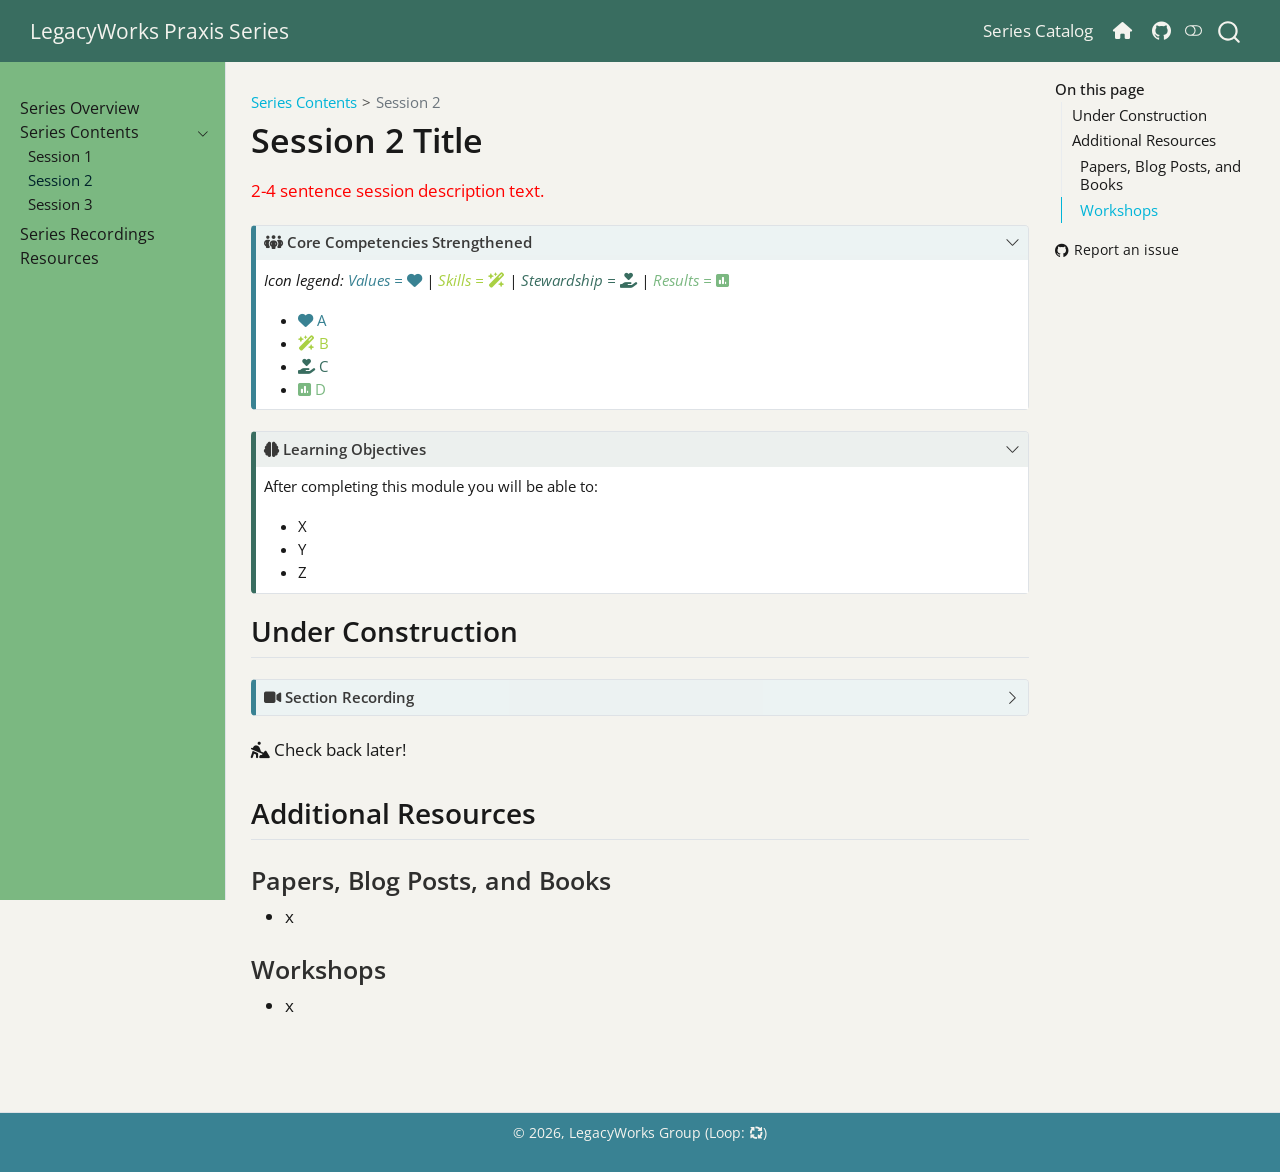
<file: content/session-02.html>
<!DOCTYPE html>
<html xmlns="http://www.w3.org/1999/xhtml" lang="en" xml:lang="en"><head>

<meta charset="utf-8">
<meta name="generator" content="quarto-1.11.9">

<meta name="viewport" content="width=device-width, initial-scale=1.0, user-scalable=yes">


<title>Session 2 Title – LegacyWorks Praxis Series</title>
<style>
/* Default styles provided by pandoc.
** See https://pandoc.org/MANUAL.html#variables-for-html for config info.
*/
span.smallcaps{font-variant: small-caps;}
div.columns{display: flex; gap: 1.5em;}
div.column{flex: auto;}
@media screen {
div.columns{gap: min(4vw, 1.5em);}
div.column{overflow-x: auto;}
}
div.hanging-indent{margin-left: 1.5em; text-indent: -1.5em;}
ul.task-list{list-style: none;}
ul.task-list li input[type="checkbox"] {
  width: 0.8em;
  margin: 0 0.8em 0.2em -1em; /* quarto-specific, see https://github.com/quarto-dev/quarto-cli/issues/4556 */ 
  vertical-align: middle;
}
</style>


<script src="../site_libs/quarto-nav/quarto-nav.js"></script>
<script src="../site_libs/quarto-nav/headroom.min.js"></script>
<script src="../site_libs/clipboard/clipboard.min.js"></script>
<script src="../site_libs/quarto-search/autocomplete.umd.js"></script>
<script src="../site_libs/quarto-search/fuse.min.js"></script>
<script src="../site_libs/quarto-search/quarto-search.js"></script>
<meta name="quarto:offset" content="../">
<link href="../content/images/logo_lwg-circle.png" rel="icon" type="image/png">
<script src="../site_libs/quarto-html/quarto.js" type="module"></script>
<script src="../site_libs/quarto-html/tabsets/tabsets.js" type="module"></script>
<script src="../site_libs/quarto-html/scrollable-regions/scrollable-regions.js" type="module"></script>
<script src="../site_libs/quarto-html/popper.min.js"></script>
<script src="../site_libs/quarto-html/tippy.umd.min.js"></script>
<script src="../site_libs/quarto-html/anchor.min.js"></script>
<link href="../site_libs/quarto-html/tippy.css" rel="stylesheet">
<link href="../site_libs/quarto-html/quarto-syntax-highlighting-63b5708e65d6cd79cd7618c58d0c21e7.css" rel="stylesheet" class="quarto-color-scheme" id="quarto-text-highlighting-styles">
<link href="../site_libs/quarto-html/quarto-syntax-highlighting-dark-447e42e69aaa9833c0ba1b986f430b20.css" rel="stylesheet" class="quarto-color-scheme quarto-color-alternate" id="quarto-text-highlighting-styles">
<link href="../site_libs/quarto-html/quarto-syntax-highlighting-63b5708e65d6cd79cd7618c58d0c21e7.css" rel="stylesheet" class="quarto-color-scheme-extra" id="quarto-text-highlighting-styles">
<script src="../site_libs/bootstrap/bootstrap.min.js"></script>
<link href="../site_libs/bootstrap/bootstrap-icons.css" rel="stylesheet">
<link href="../site_libs/bootstrap/bootstrap-f8d899423bf9217b5b66bb00164146bf.min.css" rel="stylesheet" append-hash="true" class="quarto-color-scheme" id="quarto-bootstrap" data-mode="light">
<link href="../site_libs/bootstrap/bootstrap-dark-df876d76ab166774684d766cbe09051a.min.css" rel="stylesheet" append-hash="true" class="quarto-color-scheme quarto-color-alternate" id="quarto-bootstrap" data-mode="dark">
<link href="../site_libs/bootstrap/bootstrap-f8d899423bf9217b5b66bb00164146bf.min.css" rel="stylesheet" append-hash="true" class="quarto-color-scheme-extra" id="quarto-bootstrap" data-mode="light">
<link href="../site_libs/quarto-contrib/fontawesome6-6.7.2/all.min.css" rel="stylesheet">
<link href="../site_libs/quarto-contrib/fontawesome6-6.7.2/latex-fontsize.css" rel="stylesheet">
<script id="quarto-search-options" type="application/json">{
  "location": "navbar",
  "copy-button": false,
  "collapse-after": 3,
  "panel-placement": "end",
  "type": "overlay",
  "limit": 50,
  "keyboard-shortcut": [
    "f",
    "/",
    "s"
  ],
  "show-item-context": false,
  "language": {
    "search-no-results-text": "No results",
    "search-matching-documents-text": "matching documents",
    "search-copy-link-title": "Copy link to search",
    "search-hide-matches-text": "Hide additional matches",
    "search-more-match-text": "more match in this document",
    "search-more-matches-text": "more matches in this document",
    "search-clear-button-title": "Clear",
    "search-text-placeholder": "",
    "search-detached-cancel-button-title": "Cancel",
    "search-submit-button-title": "Submit",
    "search-label": "Search"
  }
}</script>


</head>

<body class="nav-sidebar docked nav-fixed quarto-light"><a id="quarto-skip-link" class="visually-hidden-focusable" href="#quarto-document-content">Skip to main content</a><script id="quarto-html-before-body" type="application/javascript">
    const toggleBodyColorMode = (bsSheetEl) => {
      const mode = bsSheetEl.getAttribute("data-mode");
      const bodyEl = window.document.querySelector("body");
      if (mode === "dark") {
        bodyEl.classList.add("quarto-dark");
        bodyEl.classList.remove("quarto-light");
      } else {
        bodyEl.classList.add("quarto-light");
        bodyEl.classList.remove("quarto-dark");
      }
    }
    const toggleBodyColorPrimary = () => {
      const bsSheetEl = window.document.querySelector("link#quarto-bootstrap:not([rel=disabled-stylesheet])");
      if (bsSheetEl) {
        toggleBodyColorMode(bsSheetEl);
      }
    }
    const setColorSchemeToggle = (alternate) => {
      const toggles = window.document.querySelectorAll('.quarto-color-scheme-toggle');
      for (let i=0; i < toggles.length; i++) {
        const toggle = toggles[i];
        if (toggle) {
          toggle.setAttribute("aria-checked", alternate ? "true" : "false");
          if (alternate) {
            toggle.classList.add("alternate");
          } else {
            toggle.classList.remove("alternate");
          }
        }
      }
    };
    const toggleColorMode = (alternate) => {
      // Switch the stylesheets
      const primaryStylesheets = window.document.querySelectorAll('link.quarto-color-scheme:not(.quarto-color-alternate)');
      const alternateStylesheets = window.document.querySelectorAll('link.quarto-color-scheme.quarto-color-alternate');
      manageTransitions('#quarto-margin-sidebar .nav-link', false);
      if (alternate) {
        // note: dark is layered on light, we don't disable primary!
        enableStylesheet(alternateStylesheets);
        for (const sheetNode of alternateStylesheets) {
          if (sheetNode.id === "quarto-bootstrap") {
            toggleBodyColorMode(sheetNode);
          }
        }
      } else {
        disableStylesheet(alternateStylesheets);
        enableStylesheet(primaryStylesheets)
        toggleBodyColorPrimary();
      }
      manageTransitions('#quarto-margin-sidebar .nav-link', true);
      // Switch the toggles
      setColorSchemeToggle(alternate)
    }
    // Hack to workaround the fact that safari doesn't
    // properly recolor the scrollbar when toggling (#1455).
    // Not run on load: stylesheets are set before first paint there, and
    // scrolling would undo the scroll to a URL fragment (#14973).
    // The one pixel nudge keeps the reader where they were.
    const refreshSafariScrollbar = () => {
      if (navigator.userAgent.indexOf('Safari') > 0 && navigator.userAgent.indexOf('Chrome') == -1) {
        manageTransitions("body", false);
        const scrollY = window.scrollY;
        window.scrollTo(0, scrollY > 0 ? scrollY - 1 : 1);
        setTimeout(() => {
          window.scrollTo(0, scrollY);
          manageTransitions("body", true);
        }, 40);
      }
    }
    const disableStylesheet = (stylesheets) => {
      for (let i=0; i < stylesheets.length; i++) {
        const stylesheet = stylesheets[i];
        stylesheet.rel = 'disabled-stylesheet';
      }
    }
    const enableStylesheet = (stylesheets) => {
      for (let i=0; i < stylesheets.length; i++) {
        const stylesheet = stylesheets[i];
        if(stylesheet.rel !== 'stylesheet') { // for Chrome, which will still FOUC without this check
          stylesheet.rel = 'stylesheet';
        }
      }
    }
    const manageTransitions = (selector, allowTransitions) => {
      const els = window.document.querySelectorAll(selector);
      for (let i=0; i < els.length; i++) {
        const el = els[i];
        if (allowTransitions) {
          el.classList.remove('notransition');
        } else {
          el.classList.add('notransition');
        }
      }
    }
    const isFileUrl = () => {
      return window.location.protocol === 'file:';
    }
    const hasAlternateSentinel = () => {
      let styleSentinel = getColorSchemeSentinel();
      if (styleSentinel !== null) {
        return styleSentinel === "alternate";
      } else {
        return false;
      }
    }
    const setStyleSentinel = (alternate) => {
      const value = alternate ? "alternate" : "default";
      if (!isFileUrl()) {
        window.localStorage.setItem("quarto-color-scheme", value);
      } else {
        localAlternateSentinel = value;
      }
    }
    const getColorSchemeSentinel = () => {
      if (!isFileUrl()) {
        const storageValue = window.localStorage.getItem("quarto-color-scheme");
        return storageValue != null ? storageValue : localAlternateSentinel;
      } else {
        return localAlternateSentinel;
      }
    }
    const toggleGiscusIfUsed = (isAlternate, darkModeDefault) => {
      const baseTheme = document.querySelector('#giscus-base-theme')?.value ?? 'light';
      const alternateTheme = document.querySelector('#giscus-alt-theme')?.value ?? 'dark';
      let newTheme = '';
      if(authorPrefersDark) {
        newTheme = isAlternate ? baseTheme : alternateTheme;
      } else {
        newTheme = isAlternate ? alternateTheme : baseTheme;
      }
      const changeGiscusTheme = () => {
        // From: https://github.com/giscus/giscus/issues/336
        const sendMessage = (message) => {
          const iframe = document.querySelector('iframe.giscus-frame');
          if (!iframe) return;
          iframe.contentWindow.postMessage({ giscus: message }, 'https://giscus.app');
        }
        sendMessage({
          setConfig: {
            theme: newTheme
          }
        });
      }
      const isGiscussLoaded = window.document.querySelector('iframe.giscus-frame') !== null;
      if (isGiscussLoaded) {
        changeGiscusTheme();
      }
    };
    const authorPrefersDark = false;
    const darkModeDefault = authorPrefersDark;
      document.querySelector('link#quarto-text-highlighting-styles.quarto-color-scheme-extra').rel = 'disabled-stylesheet';
      document.querySelector('link#quarto-bootstrap.quarto-color-scheme-extra').rel = 'disabled-stylesheet';
    let localAlternateSentinel = darkModeDefault ? 'alternate' : 'default';
    // Dark / light mode switch
    window.quartoToggleColorScheme = () => {
      // Read the current dark / light value
      let toAlternate = !hasAlternateSentinel();
      toggleColorMode(toAlternate);
      refreshSafariScrollbar();
      setStyleSentinel(toAlternate);
      toggleGiscusIfUsed(toAlternate, darkModeDefault);
      window.dispatchEvent(new Event('resize'));
    };
    // Switch to dark mode if need be
    if (hasAlternateSentinel()) {
      toggleColorMode(true);
    } else {
      toggleColorMode(false);
    }
  </script>

<div id="quarto-search-results"></div>
  <header id="quarto-header" class="headroom fixed-top">
    <nav class="navbar navbar-expand-lg " data-bs-theme="dark" aria-label="Site">
      <div class="navbar-container container-fluid">
      <div class="navbar-brand-container mx-auto">
    <a class="navbar-brand" href="../index.html">
    <span class="navbar-title">LegacyWorks Praxis Series</span>
    </a>
  </div>
          <button class="navbar-toggler" type="button" data-bs-toggle="collapse" data-bs-target="#navbarCollapse" aria-controls="navbarCollapse" aria-expanded="false" aria-label="Toggle navigation" onclick="if (window.quartoToggleHeadroom) { window.quartoToggleHeadroom(); }">
  <span class="navbar-toggler-icon"></span>
</button>
          <div class="collapse navbar-collapse" id="navbarCollapse">
            <ul class="navbar-nav navbar-nav-scroll ms-auto">
  <li class="nav-item">
    <a class="nav-link" href="https://legacyworksgroup.github.io/learning-catalog/"> 
<span class="menu-text">Series Catalog</span></a>
  </li>  
  <li class="nav-item">
    <a class="nav-link" href="https://legacyworksgroup.com/"> 
<span class="menu-text"><i class="fa-solid fa-house" aria-label="house"></i></span></a>
  </li>  
  <li class="nav-item compact">
    <a class="nav-link" href="https://github.com/LegacyWorksGroup"> <i class="bi bi-github" role="img">
</i> 
<span class="menu-text"></span></a>
  </li>  
</ul>
          </div> <!-- /navcollapse -->
            <div class="quarto-navbar-tools">
  <button type="button" role="switch" aria-checked="false" class="quarto-color-scheme-toggle quarto-navigation-tool  px-1" onclick="window.quartoToggleColorScheme(); return false;" title="Toggle dark mode" aria-label="Toggle dark mode"><i class="bi"></i></button>
</div>
            <div id="quarto-search" class="" title="Search"></div>
      </div> <!-- /container-fluid -->
    </nav>
  <nav class="quarto-secondary-nav" aria-label="Toolbar">
    <div class="container-fluid d-flex">
      <button type="button" class="quarto-btn-toggle btn" data-bs-toggle="collapse" role="button" data-bs-target=".quarto-sidebar-collapse-item" aria-controls="quarto-sidebar" aria-expanded="false" aria-label="Toggle sidebar navigation" onclick="if (window.quartoToggleHeadroom) { window.quartoToggleHeadroom(); }">
        <i class="bi bi-layout-text-sidebar-reverse"></i>
      </button>
        <nav class="quarto-page-breadcrumbs" aria-label="Breadcrumbs"><ol class="breadcrumb"><li class="breadcrumb-item"><a href="../content/session-01.html">Series Contents</a></li><li class="breadcrumb-item"><a href="../content/session-02.html">Session 2</a></li></ol></nav>
        <a class="flex-grow-1" data-bs-toggle="collapse" data-bs-target=".quarto-sidebar-collapse-item" onclick="if (window.quartoToggleHeadroom) { window.quartoToggleHeadroom(); }">      
        </a>
    </div>
  </nav>
</header>
<!-- content -->
<div id="quarto-content" class="quarto-container page-columns page-rows-contents page-layout-article page-navbar">
<!-- sidebar -->
  <nav id="quarto-sidebar" class="sidebar collapse collapse-horizontal quarto-sidebar-collapse-item sidebar-navigation docked overflow-auto" aria-label="Section">
    <div class="sidebar-menu-container"> 
    <ul class="list-unstyled mt-1">
        <li class="sidebar-item">
  <div class="sidebar-item-container"> 
  <a href="../index.html" class="sidebar-item-text sidebar-link">
 <span class="menu-text">Series Overview</span></a>
  </div>
</li>
        <li class="sidebar-item sidebar-item-section">
      <div class="sidebar-item-container"> 
            <button type="button" class="sidebar-item-text sidebar-item-toggle sidebar-link text-start" data-bs-toggle="collapse" data-bs-target="#quarto-sidebar-section-1" aria-controls="quarto-sidebar-section-1" aria-expanded="true">
 <span class="menu-text" id="quarto-sidebar-section-1-label">Series Contents</span><i class="bi bi-chevron-right" aria-hidden="true"></i></button>
      </div>
      <ul id="quarto-sidebar-section-1" aria-labelledby="quarto-sidebar-section-1-label" class="collapse list-unstyled sidebar-section depth1 show">  
          <li class="sidebar-item">
  <div class="sidebar-item-container"> 
  <a href="../content/session-01.html" class="sidebar-item-text sidebar-link">
 <span class="menu-text">Session 1</span></a>
  </div>
</li>
          <li class="sidebar-item">
  <div class="sidebar-item-container"> 
  <a href="../content/session-02.html" class="sidebar-item-text sidebar-link active">
 <span class="menu-text">Session 2</span></a>
  </div>
</li>
          <li class="sidebar-item">
  <div class="sidebar-item-container"> 
  <a href="../content/session-03.html" class="sidebar-item-text sidebar-link">
 <span class="menu-text">Session 3</span></a>
  </div>
</li>
      </ul>
  </li>
        <li class="sidebar-item">
  <div class="sidebar-item-container"> 
  <a href="../recordings.html" class="sidebar-item-text sidebar-link">
 <span class="menu-text">Series Recordings</span></a>
  </div>
</li>
        <li class="sidebar-item">
  <div class="sidebar-item-container"> 
  <a href="../resources.html" class="sidebar-item-text sidebar-link">
 <span class="menu-text">Resources</span></a>
  </div>
</li>
    </ul>
    </div>
</nav>
<div id="quarto-sidebar-glass" class="quarto-sidebar-collapse-item" data-bs-toggle="collapse" data-bs-target=".quarto-sidebar-collapse-item"></div>
<!-- margin-sidebar -->
    <div id="quarto-margin-sidebar" class="sidebar margin-sidebar">
        <nav id="TOC" role="doc-toc" aria-labelledby="toc-title" class="toc-active">
    <h2 id="toc-title">On this page</h2>
   
  <ul>
  <li><a href="#under-construction" id="toc-under-construction" class="nav-link active" data-scroll-target="#under-construction">Under Construction</a></li>
  <li><a href="#additional-resources" id="toc-additional-resources" class="nav-link" data-scroll-target="#additional-resources">Additional Resources</a>
  <ul class="collapse">
  <li><a href="#papers-blog-posts-and-books" id="toc-papers-blog-posts-and-books" class="nav-link" data-scroll-target="#papers-blog-posts-and-books">Papers, Blog Posts, and Books</a></li>
  <li><a href="#workshops" id="toc-workshops" class="nav-link" data-scroll-target="#workshops">Workshops</a></li>
  </ul></li>
  </ul>
<div class="toc-actions"><ul><li><a href="https://github.com/LegacyWorksGroup/issues/new" class="toc-action"><i class="bi bi-github"></i>Report an issue</a></li></ul></div></nav>
    </div>
<!-- main -->
<main class="content" id="quarto-document-content" tabindex="-1">


<header id="title-block-header" class="quarto-title-block default"><nav class="quarto-page-breadcrumbs quarto-title-breadcrumbs d-none d-lg-block" aria-label="Breadcrumbs"><ol class="breadcrumb"><li class="breadcrumb-item"><a href="../content/session-01.html">Series Contents</a></li><li class="breadcrumb-item"><a href="../content/session-02.html">Session 2</a></li></ol></nav>
<div class="quarto-title">
<h1 class="title">Session 2 Title</h1>
</div>



<div class="quarto-title-meta">

    
  
    
  </div>
  


</header>


<meta name="robots" content="noindex, nofollow">
<p><span style="color:red">2-4 sentence session description text.</span></p>
<div class="callout callout-style-default callout-note no-icon callout-titled">
<div class="callout-header d-flex align-content-center" data-bs-toggle="collapse" data-bs-target=".callout-1-contents" aria-controls="callout-1" aria-expanded="true" aria-label="Toggle callout">
<div class="callout-icon-container">
<i class="callout-icon no-icon"></i>
</div>
<div class="callout-title-container flex-fill">
<span class="screen-reader-only">Note</span><i class="fa-solid fa-people-group" aria-label="people-group"></i> Core Competencies Strengthened
</div>
<div class="callout-btn-toggle d-inline-block border-0 py-1 ps-1 pe-0 float-end"><i class="callout-toggle"></i></div>
</div>
<div id="callout-1" class="callout-1-contents callout-collapse collapse show">
<div class="callout-body-container callout-body">
<p><em>Icon legend: <span class="cc-value">Values = <i class="fa-solid fa-heart" aria-label="heart"></i></span> | <span class="cc-skill">Skills = <i class="fa-solid fa-wand-magic-sparkles" aria-label="wand-magic-sparkles"></i></span> | <span class="cc-steward">Stewardship = <i class="fa-solid fa-hand-holding-heart" aria-label="hand-holding-heart"></i></span> | <span class="cc-result">Results = <i class="fa-solid fa-square-poll-vertical" aria-label="square-poll-vertical"></i></span></em></p>
<ul>
<li><span class="cc-value"><i class="fa-solid fa-heart" aria-label="heart"></i> A</span></li>
<li><span class="cc-skill"><i class="fa-solid fa-wand-magic-sparkles" aria-label="wand-magic-sparkles"></i> B</span></li>
<li><span class="cc-steward"><i class="fa-solid fa-hand-holding-heart" aria-label="hand-holding-heart"></i> C</span></li>
<li><span class="cc-result"><i class="fa-solid fa-square-poll-vertical" aria-label="square-poll-vertical"></i> D</span></li>
</ul>
</div>
</div>
</div>
<div class="callout callout-style-default callout-tip no-icon callout-titled">
<div class="callout-header d-flex align-content-center" data-bs-toggle="collapse" data-bs-target=".callout-2-contents" aria-controls="callout-2" aria-expanded="true" aria-label="Toggle callout">
<div class="callout-icon-container">
<i class="callout-icon no-icon"></i>
</div>
<div class="callout-title-container flex-fill">
<span class="screen-reader-only">Tip</span><i class="fa-solid fa-brain" aria-label="brain"></i> Learning Objectives
</div>
<div class="callout-btn-toggle d-inline-block border-0 py-1 ps-1 pe-0 float-end"><i class="callout-toggle"></i></div>
</div>
<div id="callout-2" class="callout-2-contents callout-collapse collapse show">
<div class="callout-body-container callout-body">
<p>After completing this module you will be able to:</p>
<ul>
<li>X</li>
<li>Y</li>
<li>Z</li>
</ul>
</div>
</div>
</div>
<section id="under-construction" class="level2">
<h2 class="anchored" data-anchor-id="under-construction">Under Construction</h2>
<div class="callout callout-style-default callout-note no-icon callout-titled">
<div class="callout-header d-flex align-content-center collapsed" data-bs-toggle="collapse" data-bs-target=".callout-3-contents" aria-controls="callout-3" aria-expanded="false" aria-label="Toggle callout">
<div class="callout-icon-container">
<i class="callout-icon no-icon"></i>
</div>
<div class="callout-title-container flex-fill">
<span class="screen-reader-only">Note</span><i class="fa-solid fa-video" aria-label="video"></i> Section Recording
</div>
<div class="callout-btn-toggle d-inline-block border-0 py-1 ps-1 pe-0 float-end"><i class="callout-toggle"></i></div>
</div>
<div id="callout-3" class="callout-3-contents callout-collapse collapse">
<div class="callout-body-container callout-body">
<p><em>Relevant recording to be added; stay tuned!</em></p>
</div>
</div>
</div>
<p><i class="fa-solid fa-person-digging" aria-label="person-digging"></i> Check back later!</p>
</section>
<section id="additional-resources" class="level2">
<h2 class="anchored" data-anchor-id="additional-resources">Additional Resources</h2>
<section id="papers-blog-posts-and-books" class="level3">
<h3 class="anchored" data-anchor-id="papers-blog-posts-and-books">Papers, Blog Posts, and Books</h3>
<ul>
<li>x</li>
</ul>
</section>
<section id="workshops" class="level3">
<h3 class="anchored" data-anchor-id="workshops">Workshops</h3>
<ul>
<li>x</li>
</ul>


</section>
</section>

</main> <!-- /main -->
<script id="quarto-html-after-body" type="application/javascript">
  window.document.addEventListener("DOMContentLoaded", function (event) {
    // Ensure there is a toggle, if there isn't float one in the top right
    if (window.document.querySelector('.quarto-color-scheme-toggle') === null) {
      const toggle = window.document.createElement('button');
      toggle.type = "button";
      toggle.setAttribute("role", "switch");
      toggle.setAttribute("aria-checked", "false");
      toggle.classList.add('top-right');
      toggle.classList.add('quarto-color-scheme-toggle');
      toggle.setAttribute("aria-label", "Toggle dark mode");
      toggle.onclick = function() { try { window.quartoToggleColorScheme(); } catch {} return false; };
      const i = window.document.createElement("i");
      i.classList.add('bi');
      toggle.appendChild(i);
      // Put the toggle in a landmark of its own, so that landmark navigation
      // can reach it.
      //
      // The container is always a fresh direct child of body, and the toggle is
      // never moved into page furniture that the theme or the author controls.
      // The toggle is positioned against the page, so any ancestor that
      // establishes a containing block captures it: a positioned element or a
      // grid for position: absolute, and transform, filter, will-change or
      // contain for position: fixed. A direct child of body has none of these
      // to inherit, and the shift when one appears is silent and visual.
      //
      // ARIA says a document should have at most one banner, and axe reports a
      // duplicate whether or not the banners carry distinct labels. So use a
      // header when the page has no banner yet, and a named region otherwise.
      //
      // A header is a banner wherever it sits, unless it is inside sectioning
      // content, so this cannot just look at the children of body: a custom
      // page layout wraps the title block header in a plain div. An explicit
      // role="banner" always counts.
      const sectioning = 'article, aside, main, nav, section, [role="article"], [role="complementary"], [role="main"], [role="navigation"], [role="region"]';
      const hasBanner = Array.from(
        window.document.querySelectorAll('header:not([role]), [role="banner"]')
      ).some(function(el) {
        return el.hasAttribute("role") || el.closest(sectioning) === null;
      });
      const container = window.document.createElement(hasBanner ? "div" : "header");
      if (hasBanner) {
        container.setAttribute("role", "region");
        container.setAttribute("aria-label", "Toggle dark mode");
      }
      container.classList.add('quarto-color-scheme-toggle-container');
      container.appendChild(toggle);
      window.document.body.appendChild(container);
    }
    setColorSchemeToggle(hasAlternateSentinel())
    const icon = "";
    const anchorJS = new window.AnchorJS();
    anchorJS.options = {
      placement: 'right',
      icon: icon
    };
    anchorJS.add('.anchored');
    const isCodeAnnotation = (el) => {
      for (const clz of el.classList) {
        if (clz.startsWith('code-annotation-')) {                     
          return true;
        }
      }
      return false;
    }
    const onCopySuccess = function(e) {
      // button target
      const button = e.trigger;
      // don't keep focus
      button.blur();
      // flash "checked"
      button.classList.add('code-copy-button-checked');
      var currentTitle = button.getAttribute("title");
      button.setAttribute("title", "Copied!");
      let tooltip;
      if (window.bootstrap) {
        button.setAttribute("data-bs-toggle", "tooltip");
        button.setAttribute("data-bs-placement", "left");
        button.setAttribute("data-bs-title", "Copied!");
        tooltip = new bootstrap.Tooltip(button, 
          { trigger: "manual", 
            customClass: "code-copy-button-tooltip",
            offset: [0, -8]});
        tooltip.show();    
      }
      setTimeout(function() {
        if (tooltip) {
          tooltip.hide();
          button.removeAttribute("data-bs-title");
          button.removeAttribute("data-bs-toggle");
          button.removeAttribute("data-bs-placement");
        }
        button.setAttribute("title", currentTitle);
        button.classList.remove('code-copy-button-checked');
      }, 1000);
      // clear code selection
      e.clearSelection();
    }
    const getTextToCopy = function(trigger) {
      const outerScaffold = trigger.parentElement.cloneNode(true);
      const codeEl = outerScaffold.querySelector('code');
      for (const childEl of codeEl.children) {
        if (isCodeAnnotation(childEl)) {
          childEl.remove();
        }
      }
      return codeEl.innerText;
    }
    const clipboard = new window.ClipboardJS('.code-copy-button:not([data-in-quarto-modal])', {
      text: getTextToCopy
    });
    clipboard.on('success', onCopySuccess);
    if (window.document.getElementById('quarto-embedded-source-code-modal')) {
      const clipboardModal = new window.ClipboardJS('.code-copy-button[data-in-quarto-modal]', {
        text: getTextToCopy,
        container: window.document.getElementById('quarto-embedded-source-code-modal')
      });
      clipboardModal.on('success', onCopySuccess);
    }
      var localhostRegex = new RegExp(/^(?:http|https):\/\/localhost\:?[0-9]*\//);
      var mailtoRegex = new RegExp(/^mailto:/);
        var filterRegex = new RegExp("https:\/\/LegacyWorksGroup\.github\.io\/praxis\/");
      const newWindowLabel = "(opens in a new tab)";
      const newWindowNoteId = "quarto-ext-newwindow-label";
      // Links reference one hidden label through aria-describedby, so the
      // announcement never changes their accessible name.
      var describeNewWindow = (link) => {
        if (!window.document.getElementById(newWindowNoteId)) {
          var newWindowNote = window.document.createElement("span");
          newWindowNote.id = newWindowNoteId;
          newWindowNote.hidden = true;
          newWindowNote.textContent = newWindowLabel;
          window.document.body.appendChild(newWindowNote);
        }
        var describedBy = (link.getAttribute("aria-describedby") || "").split(/\s+/).filter(Boolean);
        if (!describedBy.includes(newWindowNoteId)) {
          describedBy.push(newWindowNoteId);
          link.setAttribute("aria-describedby", describedBy.join(" "));
        }
      }
      var isInternal = (href) => {
          return filterRegex.test(href) || localhostRegex.test(href) || mailtoRegex.test(href);
      }
      // Inspect non-navigation links and adorn them if external
      window.quartoDecorateExternalLinks = function (root) {
     var links = (root || window.document).querySelectorAll('a[href]:not(.nav-link):not(.navbar-brand):not(.toc-action):not(.sidebar-link):not(.sidebar-item-toggle):not(.pagination-link):not(.no-external):not([aria-hidden]):not(.dropdown-item):not(.quarto-navigation-tool):not(.about-link)');
      for (var i=0; i<links.length; i++) {
        const link = links[i];
        if (!isInternal(link.href)) {
          // undo the damage that might have been done by quarto-nav.js in the case of
          // links that we want to consider external
          if (link.dataset.originalHref !== undefined) {
            link.href = link.dataset.originalHref;
          }
            // target, if specified
            link.setAttribute("target", "_blank");
            if (link.getAttribute("rel") === null) {
              link.setAttribute("rel", "noopener");
            }
            describeNewWindow(link);
          if (!link.classList.contains('no-external-icon')) {
          }
        }
      }
      };
      window.quartoDecorateExternalLinks(window.document);
    // Esc closes the popup (WCAG 1.4.13) and focus leaving both trigger and
    // popup closes it (WCAG 2.4.11); tippy handles neither for interactive popups.
    const hideOnEscAndFocusOut = {
      name: 'hideOnEscAndFocusOut',
      defaultValue: true,
      fn(instance) {
        const dismiss = () => {
          // A show scheduled by the trigger delay would otherwise reopen it
          instance.clearDelayTimeouts();
          instance.hide();
        };
        const onKeyDown = (event) => {
          if (event.key !== 'Escape') {
            return;
          }
          // Keep Esc from also reaching page handlers (e.g. reveal.js overview),
          // except an open reveal.js slide menu, which Esc should close too.
          // The menu handles keys only when its keyboard option is on.
          const menuHandlesEsc = window.Reveal?.getPlugin?.('menu')?.isOpen() &&
            window.Reveal.getConfig().menu?.keyboard !== false;
          if (!menuHandlesEsc) {
            event.stopPropagation();
          }
          if (instance.popper.contains(window.document.activeElement)) {
            // Disabled while refocusing so the focus trigger does not reopen it
            instance.disable();
            instance.reference.focus();
            instance.enable();
          }
          dismiss();
        };
        const onFocusOut = (event) => {
          const target = event.relatedTarget;
          if (target && !instance.reference.contains(target) &&
              !instance.popper.contains(target)) {
            dismiss();
          }
        };
        // On the trigger too: a click trigger (code-annotations: select) has no
        // blur handling. Attached for the instance's lifetime so leaving the
        // trigger also cancels a show still pending on the trigger delay.
        instance.reference.addEventListener('focusout', onFocusOut);
        return {
          onShow() {
            window.document.addEventListener('keydown', onKeyDown, true);
            instance.popper.addEventListener('focusout', onFocusOut);
          },
          onHide() {
            window.document.removeEventListener('keydown', onKeyDown, true);
            instance.popper.removeEventListener('focusout', onFocusOut);
          },
          onDestroy() {
            instance.reference.removeEventListener('focusout', onFocusOut);
          },
        };
      },
    };
    function tippyHover(el, contentFn, onTriggerFn, onUntriggerFn) {
      const config = {
        allowHTML: true,
        maxWidth: 500,
        delay: 100,
        arrow: false,
        appendTo: function(el) {
            return el.parentElement;
        },
        interactive: true,
        interactiveBorder: 10,
        theme: 'quarto',
        placement: 'bottom-start',
        plugins: [hideOnEscAndFocusOut],
      };
      if (contentFn) {
        config.content = contentFn;
      }
      if (onTriggerFn) {
        config.onTrigger = onTriggerFn;
      }
      if (onUntriggerFn) {
        config.onUntrigger = onUntriggerFn;
      }
      window.tippy(el, config); 
    }
    const noterefs = window.document.querySelectorAll('a[role="doc-noteref"]');
    for (var i=0; i<noterefs.length; i++) {
      const ref = noterefs[i];
      tippyHover(ref, function() {
        // use id or data attribute instead here
        let href = ref.getAttribute('data-footnote-href') || ref.getAttribute('href');
        try { href = new URL(href).hash; } catch {}
        const id = href.replace(/^#\/?/, "");
        const note = window.document.getElementById(id);
        if (note) {
          return note.innerHTML;
        } else {
          return "";
        }
      });
    }
    const xrefs = window.document.querySelectorAll('a.quarto-xref');
    const processXRef = (id, note) => {
      // Strip column container classes
      const stripColumnClz = (el) => {
        el.classList.remove("page-full", "page-columns");
        if (el.children) {
          for (const child of el.children) {
            stripColumnClz(child);
          }
        }
      }
      stripColumnClz(note)
      if (id === null || id.startsWith('sec-')) {
        // Special case sections, only their first couple elements
        const container = document.createElement("div");
        if (note.children && note.children.length > 2) {
          container.appendChild(note.children[0].cloneNode(true));
          for (let i = 1; i < note.children.length; i++) {
            const child = note.children[i];
            if (child.tagName === "P" && child.innerText === "") {
              continue;
            } else {
              container.appendChild(child.cloneNode(true));
              break;
            }
          }
          if (window.Quarto?.typesetMath) {
            window.Quarto.typesetMath(container);
          }
          return container.innerHTML
        } else {
          if (window.Quarto?.typesetMath) {
            window.Quarto.typesetMath(note);
          }
          return note.innerHTML;
        }
      } else {
        // Remove any anchor links if they are present
        const anchorLink = note.querySelector('a.anchorjs-link');
        if (anchorLink) {
          anchorLink.remove();
        }
        if (window.Quarto?.typesetMath) {
          window.Quarto.typesetMath(note);
        }
        if (note.classList.contains("callout")) {
          return note.outerHTML;
        } else {
          return note.innerHTML;
        }
      }
    }
    for (var i=0; i<xrefs.length; i++) {
      const xref = xrefs[i];
      tippyHover(xref, undefined, function(instance) {
        instance.disable();
        let url = xref.getAttribute('href');
        let hash = undefined; 
        if (url.startsWith('#')) {
          hash = url;
        } else {
          try { hash = new URL(url).hash; } catch {}
        }
        if (hash) {
          const id = hash.replace(/^#\/?/, "");
          const note = window.document.getElementById(id);
          if (note !== null) {
            try {
              const html = processXRef(id, note.cloneNode(true));
              instance.setContent(html);
            } finally {
              instance.enable();
              instance.show();
            }
          } else {
            // See if we can fetch this
            fetch(url.split('#')[0])
            .then(res => res.text())
            .then(html => {
              const parser = new DOMParser();
              const htmlDoc = parser.parseFromString(html, "text/html");
              const note = htmlDoc.getElementById(id);
              if (note !== null) {
                const html = processXRef(id, note);
                instance.setContent(html);
              } 
            }).finally(() => {
              instance.enable();
              instance.show();
            });
          }
        } else {
          // See if we can fetch a full url (with no hash to target)
          // This is a special case and we should probably do some content thinning / targeting
          fetch(url)
          .then(res => res.text())
          .then(html => {
            const parser = new DOMParser();
            const htmlDoc = parser.parseFromString(html, "text/html");
            const note = htmlDoc.querySelector('main.content');
            if (note !== null) {
              // This should only happen for chapter cross references
              // (since there is no id in the URL)
              // remove the first header
              if (note.children.length > 0 && note.children[0].tagName === "HEADER") {
                note.children[0].remove();
              }
              const html = processXRef(null, note);
              instance.setContent(html);
            } 
          }).finally(() => {
            instance.enable();
            instance.show();
          });
        }
      }, function(instance) {
      });
    }
        let selectedAnnoteEl;
        const selectorForAnnotation = ( cell, annotation) => {
          let cellAttr = 'data-code-cell="' + cell + '"';
          let lineAttr = 'data-code-annotation="' +  annotation + '"';
          const selector = 'span[' + cellAttr + '][' + lineAttr + ']';
          return selector;
        }
        const selectCodeLines = (annoteEl) => {
          const doc = window.document;
          const targetCell = annoteEl.getAttribute("data-target-cell");
          const targetAnnotation = annoteEl.getAttribute("data-target-annotation");
          const annoteSpan = window.document.querySelector(selectorForAnnotation(targetCell, targetAnnotation));
          const lines = annoteSpan.getAttribute("data-code-lines").split(",");
          const lineIds = lines.map((line) => {
            return targetCell + "-" + line;
          })
          // Each band is positioned against its own containing block, which is
          // not the offsetParent of the lines, so place it from client rects.
          const placeBand = (band, firstEl, lastEl, codeBlock) => {
            const container = band.offsetParent;
            if (container === null) {
              return;
            }
            const containerRect = container.getBoundingClientRect();
            // Reveal.js scales slides with a transform, so convert client
            // pixels back to the CSS pixels of the container.
            const scale = containerRect.height / container.offsetHeight || 1;
            const firstRect = firstEl.getBoundingClientRect();
            const lastRect = lastEl.getBoundingClientRect();
            const top = (firstRect.top - containerRect.top) / scale - container.clientTop + container.scrollTop;
            const height = (lastRect.bottom - firstRect.top) / scale;
            band.style.top = top - 2 + "px";
            band.style.height = height + 4 + "px";
            if (codeBlock) {
              // Without the copy button wrapper, the containing block is wider
              // than the code block, so span the code block explicitly.
              const blockRect = codeBlock.getBoundingClientRect();
              band.style.left = (blockRect.left - containerRect.left) / scale - container.clientLeft + container.scrollLeft + "px";
              band.style.width = blockRect.width / scale + "px";
            }
          };
          if (lineIds.length > 0) {
            const el = window.document.getElementById(lineIds[0]);
            const lastEl = window.document.getElementById(lineIds[lineIds.length - 1]);
            const parent = el.parentElement.parentElement;
            // cook up a div (if necessary) and position it
            let div = window.document.getElementById("code-annotation-line-highlight");
            if (div === null) {
              div = window.document.createElement("div");
              div.setAttribute("id", "code-annotation-line-highlight");
              div.style.position = 'absolute';
              parent.appendChild(div);
            }
            placeBand(div, el, lastEl, parent.closest("div.sourceCode") || parent);
            let gutterDiv = window.document.getElementById("code-annotation-line-highlight-gutter");
            if (gutterDiv === null) {
              gutterDiv = window.document.createElement("div");
              gutterDiv.setAttribute("id", "code-annotation-line-highlight-gutter");
              gutterDiv.style.position = 'absolute';
              const codeCell = window.document.getElementById(targetCell);
              const gutter = codeCell.querySelector('.code-annotation-gutter');
              gutter.appendChild(gutterDiv);
            }
            placeBand(gutterDiv, el, lastEl);
            selectedAnnoteEl = annoteEl;
          }
        };
        const unselectCodeLines = () => {
          const elementsIds = ["code-annotation-line-highlight", "code-annotation-line-highlight-gutter"];
          elementsIds.forEach((elId) => {
            const div = window.document.getElementById(elId);
            if (div) {
              div.remove();
            }
          });
          selectedAnnoteEl = undefined;
        };
          // Handle positioning of the toggle
      window.addEventListener(
        "resize",
        throttle(() => {
          elRect = undefined;
          if (selectedAnnoteEl) {
            selectCodeLines(selectedAnnoteEl);
          }
        }, 10)
      );
      function throttle(fn, ms) {
      let throttle = false;
      let timer;
        return (...args) => {
          if(!throttle) { // first call gets through
              fn.apply(this, args);
              throttle = true;
          } else { // all the others get throttled
              if(timer) clearTimeout(timer); // cancel #2
              timer = setTimeout(() => {
                fn.apply(this, args);
                timer = throttle = false;
              }, ms);
          }
        };
      }
        // Attach click handler to the DT
        const annoteDls = window.document.querySelectorAll('dt[data-target-cell]');
        for (const annoteDlNode of annoteDls) {
          annoteDlNode.addEventListener('click', (event) => {
            const clickedEl = event.target;
            if (clickedEl !== selectedAnnoteEl) {
              unselectCodeLines();
              const activeEl = window.document.querySelector('dt[data-target-cell].code-annotation-active');
              if (activeEl) {
                activeEl.classList.remove('code-annotation-active');
              }
              selectCodeLines(clickedEl);
              clickedEl.classList.add('code-annotation-active');
            } else {
              // Unselect the line
              unselectCodeLines();
              clickedEl.classList.remove('code-annotation-active');
            }
          });
        }
    const findCites = (el) => {
      const parentEl = el.parentElement;
      if (parentEl) {
        const cites = parentEl.dataset.cites;
        if (cites) {
          return {
            el,
            cites: cites.split(' ')
          };
        } else {
          return findCites(el.parentElement)
        }
      } else {
        return undefined;
      }
    };
    var bibliorefs = window.document.querySelectorAll('a[role="doc-biblioref"]');
    for (var i=0; i<bibliorefs.length; i++) {
      const ref = bibliorefs[i];
      const citeInfo = findCites(ref);
      if (citeInfo) {
        tippyHover(citeInfo.el, function() {
          var popup = window.document.createElement('div');
          citeInfo.cites.forEach(function(cite) {
            var citeDiv = window.document.createElement('div');
            citeDiv.classList.add('hanging-indent');
            citeDiv.classList.add('csl-entry');
            var biblioDiv = window.document.getElementById('ref-' + cite);
            if (biblioDiv) {
              citeDiv.innerHTML = biblioDiv.innerHTML;
            }
            popup.appendChild(citeDiv);
          });
          return popup.innerHTML;
        });
      }
    }
  });
  </script>
  <script type="application/javascript">
  window.quartoScrollableRegionsLabels = {"code":"Scrollable code","output":"Scrollable output"};
  </script>
</div> <!-- /content -->
<footer class="footer">
  <div class="nav-footer">
    <div class="nav-footer-left">
      &nbsp;
    </div>   
    <div class="nav-footer-center">
<p>© 2026, LegacyWorks Group (Loop: <a href="https://sites.google.com/legacyworksgroup.com/legacy-loop/legacyloop"><i class="fa-solid fa-arrows-spin" aria-label="arrows-spin"></i></a>)</p>
<div class="toc-actions d-sm-block d-md-none"><ul><li><a href="https://github.com/LegacyWorksGroup/issues/new" class="toc-action"><i class="bi bi-github"></i>Report an issue</a></li></ul></div></div>
    <div class="nav-footer-right">
      &nbsp;
    </div>
  </div>
</footer>




</body></html>
</file>
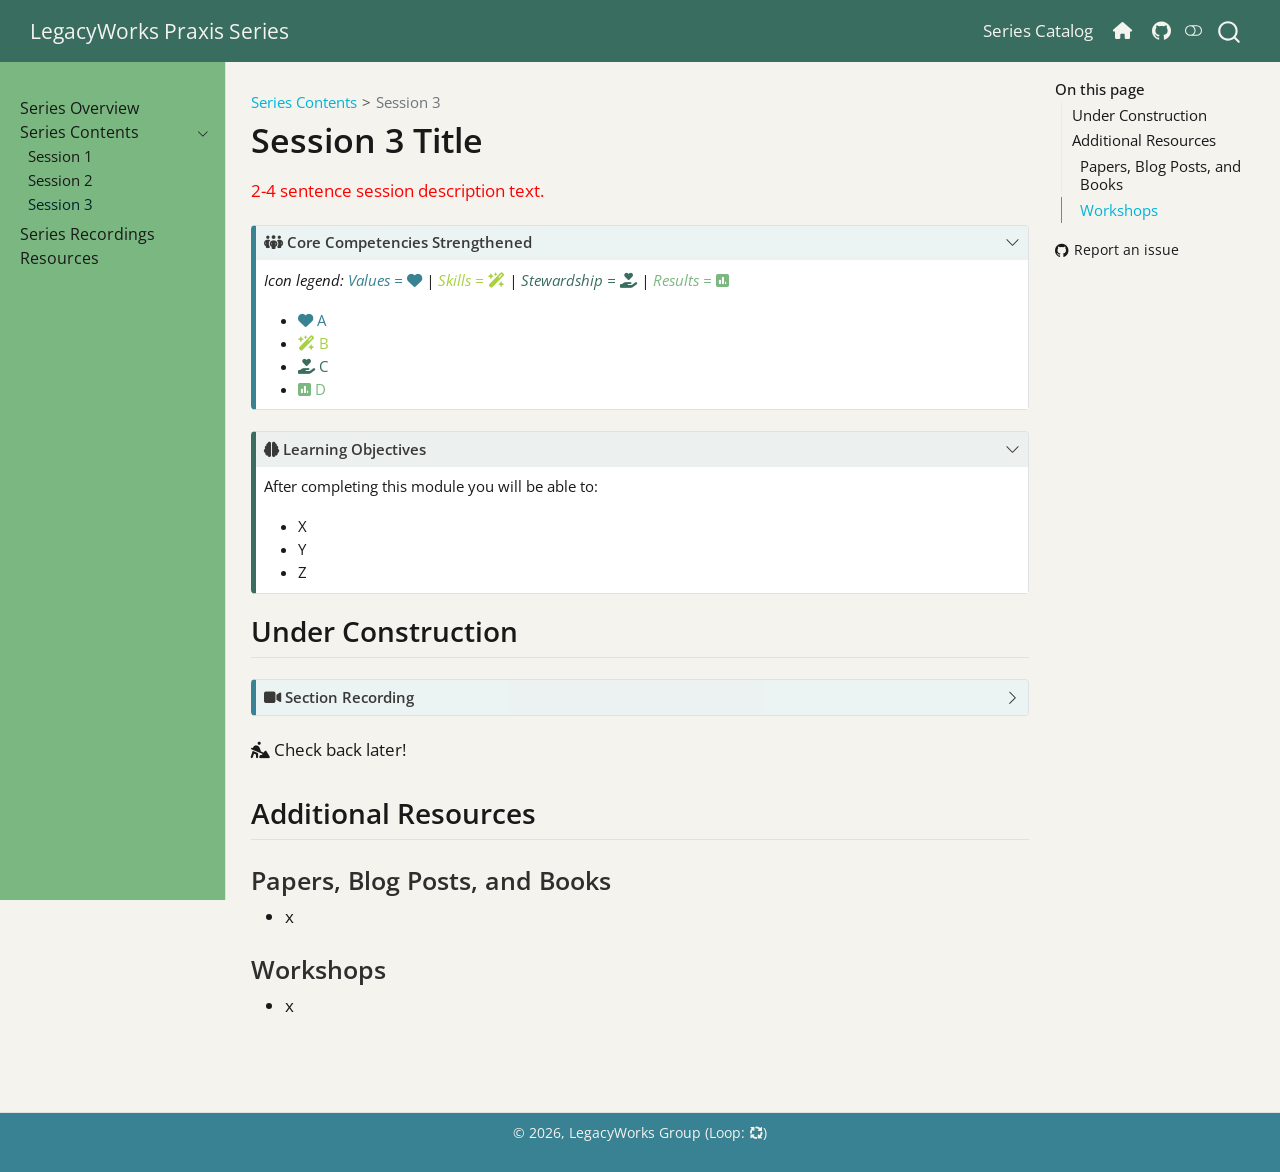
<file: content/session-03.html>
<!DOCTYPE html>
<html xmlns="http://www.w3.org/1999/xhtml" lang="en" xml:lang="en"><head>

<meta charset="utf-8">
<meta name="generator" content="quarto-1.11.9">

<meta name="viewport" content="width=device-width, initial-scale=1.0, user-scalable=yes">


<title>Session 3 Title – LegacyWorks Praxis Series</title>
<style>
/* Default styles provided by pandoc.
** See https://pandoc.org/MANUAL.html#variables-for-html for config info.
*/
span.smallcaps{font-variant: small-caps;}
div.columns{display: flex; gap: 1.5em;}
div.column{flex: auto;}
@media screen {
div.columns{gap: min(4vw, 1.5em);}
div.column{overflow-x: auto;}
}
div.hanging-indent{margin-left: 1.5em; text-indent: -1.5em;}
ul.task-list{list-style: none;}
ul.task-list li input[type="checkbox"] {
  width: 0.8em;
  margin: 0 0.8em 0.2em -1em; /* quarto-specific, see https://github.com/quarto-dev/quarto-cli/issues/4556 */ 
  vertical-align: middle;
}
</style>


<script src="../site_libs/quarto-nav/quarto-nav.js"></script>
<script src="../site_libs/quarto-nav/headroom.min.js"></script>
<script src="../site_libs/clipboard/clipboard.min.js"></script>
<script src="../site_libs/quarto-search/autocomplete.umd.js"></script>
<script src="../site_libs/quarto-search/fuse.min.js"></script>
<script src="../site_libs/quarto-search/quarto-search.js"></script>
<meta name="quarto:offset" content="../">
<link href="../content/images/logo_lwg-circle.png" rel="icon" type="image/png">
<script src="../site_libs/quarto-html/quarto.js" type="module"></script>
<script src="../site_libs/quarto-html/tabsets/tabsets.js" type="module"></script>
<script src="../site_libs/quarto-html/scrollable-regions/scrollable-regions.js" type="module"></script>
<script src="../site_libs/quarto-html/popper.min.js"></script>
<script src="../site_libs/quarto-html/tippy.umd.min.js"></script>
<script src="../site_libs/quarto-html/anchor.min.js"></script>
<link href="../site_libs/quarto-html/tippy.css" rel="stylesheet">
<link href="../site_libs/quarto-html/quarto-syntax-highlighting-63b5708e65d6cd79cd7618c58d0c21e7.css" rel="stylesheet" class="quarto-color-scheme" id="quarto-text-highlighting-styles">
<link href="../site_libs/quarto-html/quarto-syntax-highlighting-dark-447e42e69aaa9833c0ba1b986f430b20.css" rel="stylesheet" class="quarto-color-scheme quarto-color-alternate" id="quarto-text-highlighting-styles">
<link href="../site_libs/quarto-html/quarto-syntax-highlighting-63b5708e65d6cd79cd7618c58d0c21e7.css" rel="stylesheet" class="quarto-color-scheme-extra" id="quarto-text-highlighting-styles">
<script src="../site_libs/bootstrap/bootstrap.min.js"></script>
<link href="../site_libs/bootstrap/bootstrap-icons.css" rel="stylesheet">
<link href="../site_libs/bootstrap/bootstrap-f8d899423bf9217b5b66bb00164146bf.min.css" rel="stylesheet" append-hash="true" class="quarto-color-scheme" id="quarto-bootstrap" data-mode="light">
<link href="../site_libs/bootstrap/bootstrap-dark-df876d76ab166774684d766cbe09051a.min.css" rel="stylesheet" append-hash="true" class="quarto-color-scheme quarto-color-alternate" id="quarto-bootstrap" data-mode="dark">
<link href="../site_libs/bootstrap/bootstrap-f8d899423bf9217b5b66bb00164146bf.min.css" rel="stylesheet" append-hash="true" class="quarto-color-scheme-extra" id="quarto-bootstrap" data-mode="light">
<link href="../site_libs/quarto-contrib/fontawesome6-6.7.2/all.min.css" rel="stylesheet">
<link href="../site_libs/quarto-contrib/fontawesome6-6.7.2/latex-fontsize.css" rel="stylesheet">
<script id="quarto-search-options" type="application/json">{
  "location": "navbar",
  "copy-button": false,
  "collapse-after": 3,
  "panel-placement": "end",
  "type": "overlay",
  "limit": 50,
  "keyboard-shortcut": [
    "f",
    "/",
    "s"
  ],
  "show-item-context": false,
  "language": {
    "search-no-results-text": "No results",
    "search-matching-documents-text": "matching documents",
    "search-copy-link-title": "Copy link to search",
    "search-hide-matches-text": "Hide additional matches",
    "search-more-match-text": "more match in this document",
    "search-more-matches-text": "more matches in this document",
    "search-clear-button-title": "Clear",
    "search-text-placeholder": "",
    "search-detached-cancel-button-title": "Cancel",
    "search-submit-button-title": "Submit",
    "search-label": "Search"
  }
}</script>


</head>

<body class="nav-sidebar docked nav-fixed quarto-light"><a id="quarto-skip-link" class="visually-hidden-focusable" href="#quarto-document-content">Skip to main content</a><script id="quarto-html-before-body" type="application/javascript">
    const toggleBodyColorMode = (bsSheetEl) => {
      const mode = bsSheetEl.getAttribute("data-mode");
      const bodyEl = window.document.querySelector("body");
      if (mode === "dark") {
        bodyEl.classList.add("quarto-dark");
        bodyEl.classList.remove("quarto-light");
      } else {
        bodyEl.classList.add("quarto-light");
        bodyEl.classList.remove("quarto-dark");
      }
    }
    const toggleBodyColorPrimary = () => {
      const bsSheetEl = window.document.querySelector("link#quarto-bootstrap:not([rel=disabled-stylesheet])");
      if (bsSheetEl) {
        toggleBodyColorMode(bsSheetEl);
      }
    }
    const setColorSchemeToggle = (alternate) => {
      const toggles = window.document.querySelectorAll('.quarto-color-scheme-toggle');
      for (let i=0; i < toggles.length; i++) {
        const toggle = toggles[i];
        if (toggle) {
          toggle.setAttribute("aria-checked", alternate ? "true" : "false");
          if (alternate) {
            toggle.classList.add("alternate");
          } else {
            toggle.classList.remove("alternate");
          }
        }
      }
    };
    const toggleColorMode = (alternate) => {
      // Switch the stylesheets
      const primaryStylesheets = window.document.querySelectorAll('link.quarto-color-scheme:not(.quarto-color-alternate)');
      const alternateStylesheets = window.document.querySelectorAll('link.quarto-color-scheme.quarto-color-alternate');
      manageTransitions('#quarto-margin-sidebar .nav-link', false);
      if (alternate) {
        // note: dark is layered on light, we don't disable primary!
        enableStylesheet(alternateStylesheets);
        for (const sheetNode of alternateStylesheets) {
          if (sheetNode.id === "quarto-bootstrap") {
            toggleBodyColorMode(sheetNode);
          }
        }
      } else {
        disableStylesheet(alternateStylesheets);
        enableStylesheet(primaryStylesheets)
        toggleBodyColorPrimary();
      }
      manageTransitions('#quarto-margin-sidebar .nav-link', true);
      // Switch the toggles
      setColorSchemeToggle(alternate)
    }
    // Hack to workaround the fact that safari doesn't
    // properly recolor the scrollbar when toggling (#1455).
    // Not run on load: stylesheets are set before first paint there, and
    // scrolling would undo the scroll to a URL fragment (#14973).
    // The one pixel nudge keeps the reader where they were.
    const refreshSafariScrollbar = () => {
      if (navigator.userAgent.indexOf('Safari') > 0 && navigator.userAgent.indexOf('Chrome') == -1) {
        manageTransitions("body", false);
        const scrollY = window.scrollY;
        window.scrollTo(0, scrollY > 0 ? scrollY - 1 : 1);
        setTimeout(() => {
          window.scrollTo(0, scrollY);
          manageTransitions("body", true);
        }, 40);
      }
    }
    const disableStylesheet = (stylesheets) => {
      for (let i=0; i < stylesheets.length; i++) {
        const stylesheet = stylesheets[i];
        stylesheet.rel = 'disabled-stylesheet';
      }
    }
    const enableStylesheet = (stylesheets) => {
      for (let i=0; i < stylesheets.length; i++) {
        const stylesheet = stylesheets[i];
        if(stylesheet.rel !== 'stylesheet') { // for Chrome, which will still FOUC without this check
          stylesheet.rel = 'stylesheet';
        }
      }
    }
    const manageTransitions = (selector, allowTransitions) => {
      const els = window.document.querySelectorAll(selector);
      for (let i=0; i < els.length; i++) {
        const el = els[i];
        if (allowTransitions) {
          el.classList.remove('notransition');
        } else {
          el.classList.add('notransition');
        }
      }
    }
    const isFileUrl = () => {
      return window.location.protocol === 'file:';
    }
    const hasAlternateSentinel = () => {
      let styleSentinel = getColorSchemeSentinel();
      if (styleSentinel !== null) {
        return styleSentinel === "alternate";
      } else {
        return false;
      }
    }
    const setStyleSentinel = (alternate) => {
      const value = alternate ? "alternate" : "default";
      if (!isFileUrl()) {
        window.localStorage.setItem("quarto-color-scheme", value);
      } else {
        localAlternateSentinel = value;
      }
    }
    const getColorSchemeSentinel = () => {
      if (!isFileUrl()) {
        const storageValue = window.localStorage.getItem("quarto-color-scheme");
        return storageValue != null ? storageValue : localAlternateSentinel;
      } else {
        return localAlternateSentinel;
      }
    }
    const toggleGiscusIfUsed = (isAlternate, darkModeDefault) => {
      const baseTheme = document.querySelector('#giscus-base-theme')?.value ?? 'light';
      const alternateTheme = document.querySelector('#giscus-alt-theme')?.value ?? 'dark';
      let newTheme = '';
      if(authorPrefersDark) {
        newTheme = isAlternate ? baseTheme : alternateTheme;
      } else {
        newTheme = isAlternate ? alternateTheme : baseTheme;
      }
      const changeGiscusTheme = () => {
        // From: https://github.com/giscus/giscus/issues/336
        const sendMessage = (message) => {
          const iframe = document.querySelector('iframe.giscus-frame');
          if (!iframe) return;
          iframe.contentWindow.postMessage({ giscus: message }, 'https://giscus.app');
        }
        sendMessage({
          setConfig: {
            theme: newTheme
          }
        });
      }
      const isGiscussLoaded = window.document.querySelector('iframe.giscus-frame') !== null;
      if (isGiscussLoaded) {
        changeGiscusTheme();
      }
    };
    const authorPrefersDark = false;
    const darkModeDefault = authorPrefersDark;
      document.querySelector('link#quarto-text-highlighting-styles.quarto-color-scheme-extra').rel = 'disabled-stylesheet';
      document.querySelector('link#quarto-bootstrap.quarto-color-scheme-extra').rel = 'disabled-stylesheet';
    let localAlternateSentinel = darkModeDefault ? 'alternate' : 'default';
    // Dark / light mode switch
    window.quartoToggleColorScheme = () => {
      // Read the current dark / light value
      let toAlternate = !hasAlternateSentinel();
      toggleColorMode(toAlternate);
      refreshSafariScrollbar();
      setStyleSentinel(toAlternate);
      toggleGiscusIfUsed(toAlternate, darkModeDefault);
      window.dispatchEvent(new Event('resize'));
    };
    // Switch to dark mode if need be
    if (hasAlternateSentinel()) {
      toggleColorMode(true);
    } else {
      toggleColorMode(false);
    }
  </script>

<div id="quarto-search-results"></div>
  <header id="quarto-header" class="headroom fixed-top">
    <nav class="navbar navbar-expand-lg " data-bs-theme="dark" aria-label="Site">
      <div class="navbar-container container-fluid">
      <div class="navbar-brand-container mx-auto">
    <a class="navbar-brand" href="../index.html">
    <span class="navbar-title">LegacyWorks Praxis Series</span>
    </a>
  </div>
          <button class="navbar-toggler" type="button" data-bs-toggle="collapse" data-bs-target="#navbarCollapse" aria-controls="navbarCollapse" aria-expanded="false" aria-label="Toggle navigation" onclick="if (window.quartoToggleHeadroom) { window.quartoToggleHeadroom(); }">
  <span class="navbar-toggler-icon"></span>
</button>
          <div class="collapse navbar-collapse" id="navbarCollapse">
            <ul class="navbar-nav navbar-nav-scroll ms-auto">
  <li class="nav-item">
    <a class="nav-link" href="https://legacyworksgroup.github.io/learning-catalog/"> 
<span class="menu-text">Series Catalog</span></a>
  </li>  
  <li class="nav-item">
    <a class="nav-link" href="https://legacyworksgroup.com/"> 
<span class="menu-text"><i class="fa-solid fa-house" aria-label="house"></i></span></a>
  </li>  
  <li class="nav-item compact">
    <a class="nav-link" href="https://github.com/LegacyWorksGroup"> <i class="bi bi-github" role="img">
</i> 
<span class="menu-text"></span></a>
  </li>  
</ul>
          </div> <!-- /navcollapse -->
            <div class="quarto-navbar-tools">
  <button type="button" role="switch" aria-checked="false" class="quarto-color-scheme-toggle quarto-navigation-tool  px-1" onclick="window.quartoToggleColorScheme(); return false;" title="Toggle dark mode" aria-label="Toggle dark mode"><i class="bi"></i></button>
</div>
            <div id="quarto-search" class="" title="Search"></div>
      </div> <!-- /container-fluid -->
    </nav>
  <nav class="quarto-secondary-nav" aria-label="Toolbar">
    <div class="container-fluid d-flex">
      <button type="button" class="quarto-btn-toggle btn" data-bs-toggle="collapse" role="button" data-bs-target=".quarto-sidebar-collapse-item" aria-controls="quarto-sidebar" aria-expanded="false" aria-label="Toggle sidebar navigation" onclick="if (window.quartoToggleHeadroom) { window.quartoToggleHeadroom(); }">
        <i class="bi bi-layout-text-sidebar-reverse"></i>
      </button>
        <nav class="quarto-page-breadcrumbs" aria-label="Breadcrumbs"><ol class="breadcrumb"><li class="breadcrumb-item"><a href="../content/session-01.html">Series Contents</a></li><li class="breadcrumb-item"><a href="../content/session-03.html">Session 3</a></li></ol></nav>
        <a class="flex-grow-1" data-bs-toggle="collapse" data-bs-target=".quarto-sidebar-collapse-item" onclick="if (window.quartoToggleHeadroom) { window.quartoToggleHeadroom(); }">      
        </a>
    </div>
  </nav>
</header>
<!-- content -->
<div id="quarto-content" class="quarto-container page-columns page-rows-contents page-layout-article page-navbar">
<!-- sidebar -->
  <nav id="quarto-sidebar" class="sidebar collapse collapse-horizontal quarto-sidebar-collapse-item sidebar-navigation docked overflow-auto" aria-label="Section">
    <div class="sidebar-menu-container"> 
    <ul class="list-unstyled mt-1">
        <li class="sidebar-item">
  <div class="sidebar-item-container"> 
  <a href="../index.html" class="sidebar-item-text sidebar-link">
 <span class="menu-text">Series Overview</span></a>
  </div>
</li>
        <li class="sidebar-item sidebar-item-section">
      <div class="sidebar-item-container"> 
            <button type="button" class="sidebar-item-text sidebar-item-toggle sidebar-link text-start" data-bs-toggle="collapse" data-bs-target="#quarto-sidebar-section-1" aria-controls="quarto-sidebar-section-1" aria-expanded="true">
 <span class="menu-text" id="quarto-sidebar-section-1-label">Series Contents</span><i class="bi bi-chevron-right" aria-hidden="true"></i></button>
      </div>
      <ul id="quarto-sidebar-section-1" aria-labelledby="quarto-sidebar-section-1-label" class="collapse list-unstyled sidebar-section depth1 show">  
          <li class="sidebar-item">
  <div class="sidebar-item-container"> 
  <a href="../content/session-01.html" class="sidebar-item-text sidebar-link">
 <span class="menu-text">Session 1</span></a>
  </div>
</li>
          <li class="sidebar-item">
  <div class="sidebar-item-container"> 
  <a href="../content/session-02.html" class="sidebar-item-text sidebar-link">
 <span class="menu-text">Session 2</span></a>
  </div>
</li>
          <li class="sidebar-item">
  <div class="sidebar-item-container"> 
  <a href="../content/session-03.html" class="sidebar-item-text sidebar-link active">
 <span class="menu-text">Session 3</span></a>
  </div>
</li>
      </ul>
  </li>
        <li class="sidebar-item">
  <div class="sidebar-item-container"> 
  <a href="../recordings.html" class="sidebar-item-text sidebar-link">
 <span class="menu-text">Series Recordings</span></a>
  </div>
</li>
        <li class="sidebar-item">
  <div class="sidebar-item-container"> 
  <a href="../resources.html" class="sidebar-item-text sidebar-link">
 <span class="menu-text">Resources</span></a>
  </div>
</li>
    </ul>
    </div>
</nav>
<div id="quarto-sidebar-glass" class="quarto-sidebar-collapse-item" data-bs-toggle="collapse" data-bs-target=".quarto-sidebar-collapse-item"></div>
<!-- margin-sidebar -->
    <div id="quarto-margin-sidebar" class="sidebar margin-sidebar">
        <nav id="TOC" role="doc-toc" aria-labelledby="toc-title" class="toc-active">
    <h2 id="toc-title">On this page</h2>
   
  <ul>
  <li><a href="#under-construction" id="toc-under-construction" class="nav-link active" data-scroll-target="#under-construction">Under Construction</a></li>
  <li><a href="#additional-resources" id="toc-additional-resources" class="nav-link" data-scroll-target="#additional-resources">Additional Resources</a>
  <ul class="collapse">
  <li><a href="#papers-blog-posts-and-books" id="toc-papers-blog-posts-and-books" class="nav-link" data-scroll-target="#papers-blog-posts-and-books">Papers, Blog Posts, and Books</a></li>
  <li><a href="#workshops" id="toc-workshops" class="nav-link" data-scroll-target="#workshops">Workshops</a></li>
  </ul></li>
  </ul>
<div class="toc-actions"><ul><li><a href="https://github.com/LegacyWorksGroup/issues/new" class="toc-action"><i class="bi bi-github"></i>Report an issue</a></li></ul></div></nav>
    </div>
<!-- main -->
<main class="content" id="quarto-document-content" tabindex="-1">


<header id="title-block-header" class="quarto-title-block default"><nav class="quarto-page-breadcrumbs quarto-title-breadcrumbs d-none d-lg-block" aria-label="Breadcrumbs"><ol class="breadcrumb"><li class="breadcrumb-item"><a href="../content/session-01.html">Series Contents</a></li><li class="breadcrumb-item"><a href="../content/session-03.html">Session 3</a></li></ol></nav>
<div class="quarto-title">
<h1 class="title">Session 3 Title</h1>
</div>



<div class="quarto-title-meta">

    
  
    
  </div>
  


</header>


<meta name="robots" content="noindex, nofollow">
<p><span style="color:red">2-4 sentence session description text.</span></p>
<div class="callout callout-style-default callout-note no-icon callout-titled">
<div class="callout-header d-flex align-content-center" data-bs-toggle="collapse" data-bs-target=".callout-1-contents" aria-controls="callout-1" aria-expanded="true" aria-label="Toggle callout">
<div class="callout-icon-container">
<i class="callout-icon no-icon"></i>
</div>
<div class="callout-title-container flex-fill">
<span class="screen-reader-only">Note</span><i class="fa-solid fa-people-group" aria-label="people-group"></i> Core Competencies Strengthened
</div>
<div class="callout-btn-toggle d-inline-block border-0 py-1 ps-1 pe-0 float-end"><i class="callout-toggle"></i></div>
</div>
<div id="callout-1" class="callout-1-contents callout-collapse collapse show">
<div class="callout-body-container callout-body">
<p><em>Icon legend: <span class="cc-value">Values = <i class="fa-solid fa-heart" aria-label="heart"></i></span> | <span class="cc-skill">Skills = <i class="fa-solid fa-wand-magic-sparkles" aria-label="wand-magic-sparkles"></i></span> | <span class="cc-steward">Stewardship = <i class="fa-solid fa-hand-holding-heart" aria-label="hand-holding-heart"></i></span> | <span class="cc-result">Results = <i class="fa-solid fa-square-poll-vertical" aria-label="square-poll-vertical"></i></span></em></p>
<ul>
<li><span class="cc-value"><i class="fa-solid fa-heart" aria-label="heart"></i> A</span></li>
<li><span class="cc-skill"><i class="fa-solid fa-wand-magic-sparkles" aria-label="wand-magic-sparkles"></i> B</span></li>
<li><span class="cc-steward"><i class="fa-solid fa-hand-holding-heart" aria-label="hand-holding-heart"></i> C</span></li>
<li><span class="cc-result"><i class="fa-solid fa-square-poll-vertical" aria-label="square-poll-vertical"></i> D</span></li>
</ul>
</div>
</div>
</div>
<div class="callout callout-style-default callout-tip no-icon callout-titled">
<div class="callout-header d-flex align-content-center" data-bs-toggle="collapse" data-bs-target=".callout-2-contents" aria-controls="callout-2" aria-expanded="true" aria-label="Toggle callout">
<div class="callout-icon-container">
<i class="callout-icon no-icon"></i>
</div>
<div class="callout-title-container flex-fill">
<span class="screen-reader-only">Tip</span><i class="fa-solid fa-brain" aria-label="brain"></i> Learning Objectives
</div>
<div class="callout-btn-toggle d-inline-block border-0 py-1 ps-1 pe-0 float-end"><i class="callout-toggle"></i></div>
</div>
<div id="callout-2" class="callout-2-contents callout-collapse collapse show">
<div class="callout-body-container callout-body">
<p>After completing this module you will be able to:</p>
<ul>
<li>X</li>
<li>Y</li>
<li>Z</li>
</ul>
</div>
</div>
</div>
<section id="under-construction" class="level2">
<h2 class="anchored" data-anchor-id="under-construction">Under Construction</h2>
<div class="callout callout-style-default callout-note no-icon callout-titled">
<div class="callout-header d-flex align-content-center collapsed" data-bs-toggle="collapse" data-bs-target=".callout-3-contents" aria-controls="callout-3" aria-expanded="false" aria-label="Toggle callout">
<div class="callout-icon-container">
<i class="callout-icon no-icon"></i>
</div>
<div class="callout-title-container flex-fill">
<span class="screen-reader-only">Note</span><i class="fa-solid fa-video" aria-label="video"></i> Section Recording
</div>
<div class="callout-btn-toggle d-inline-block border-0 py-1 ps-1 pe-0 float-end"><i class="callout-toggle"></i></div>
</div>
<div id="callout-3" class="callout-3-contents callout-collapse collapse">
<div class="callout-body-container callout-body">
<p><em>Relevant recording to be added; stay tuned!</em></p>
</div>
</div>
</div>
<p><i class="fa-solid fa-person-digging" aria-label="person-digging"></i> Check back later!</p>
</section>
<section id="additional-resources" class="level2">
<h2 class="anchored" data-anchor-id="additional-resources">Additional Resources</h2>
<section id="papers-blog-posts-and-books" class="level3">
<h3 class="anchored" data-anchor-id="papers-blog-posts-and-books">Papers, Blog Posts, and Books</h3>
<ul>
<li>x</li>
</ul>
</section>
<section id="workshops" class="level3">
<h3 class="anchored" data-anchor-id="workshops">Workshops</h3>
<ul>
<li>x</li>
</ul>


</section>
</section>

</main> <!-- /main -->
<script id="quarto-html-after-body" type="application/javascript">
  window.document.addEventListener("DOMContentLoaded", function (event) {
    // Ensure there is a toggle, if there isn't float one in the top right
    if (window.document.querySelector('.quarto-color-scheme-toggle') === null) {
      const toggle = window.document.createElement('button');
      toggle.type = "button";
      toggle.setAttribute("role", "switch");
      toggle.setAttribute("aria-checked", "false");
      toggle.classList.add('top-right');
      toggle.classList.add('quarto-color-scheme-toggle');
      toggle.setAttribute("aria-label", "Toggle dark mode");
      toggle.onclick = function() { try { window.quartoToggleColorScheme(); } catch {} return false; };
      const i = window.document.createElement("i");
      i.classList.add('bi');
      toggle.appendChild(i);
      // Put the toggle in a landmark of its own, so that landmark navigation
      // can reach it.
      //
      // The container is always a fresh direct child of body, and the toggle is
      // never moved into page furniture that the theme or the author controls.
      // The toggle is positioned against the page, so any ancestor that
      // establishes a containing block captures it: a positioned element or a
      // grid for position: absolute, and transform, filter, will-change or
      // contain for position: fixed. A direct child of body has none of these
      // to inherit, and the shift when one appears is silent and visual.
      //
      // ARIA says a document should have at most one banner, and axe reports a
      // duplicate whether or not the banners carry distinct labels. So use a
      // header when the page has no banner yet, and a named region otherwise.
      //
      // A header is a banner wherever it sits, unless it is inside sectioning
      // content, so this cannot just look at the children of body: a custom
      // page layout wraps the title block header in a plain div. An explicit
      // role="banner" always counts.
      const sectioning = 'article, aside, main, nav, section, [role="article"], [role="complementary"], [role="main"], [role="navigation"], [role="region"]';
      const hasBanner = Array.from(
        window.document.querySelectorAll('header:not([role]), [role="banner"]')
      ).some(function(el) {
        return el.hasAttribute("role") || el.closest(sectioning) === null;
      });
      const container = window.document.createElement(hasBanner ? "div" : "header");
      if (hasBanner) {
        container.setAttribute("role", "region");
        container.setAttribute("aria-label", "Toggle dark mode");
      }
      container.classList.add('quarto-color-scheme-toggle-container');
      container.appendChild(toggle);
      window.document.body.appendChild(container);
    }
    setColorSchemeToggle(hasAlternateSentinel())
    const icon = "";
    const anchorJS = new window.AnchorJS();
    anchorJS.options = {
      placement: 'right',
      icon: icon
    };
    anchorJS.add('.anchored');
    const isCodeAnnotation = (el) => {
      for (const clz of el.classList) {
        if (clz.startsWith('code-annotation-')) {                     
          return true;
        }
      }
      return false;
    }
    const onCopySuccess = function(e) {
      // button target
      const button = e.trigger;
      // don't keep focus
      button.blur();
      // flash "checked"
      button.classList.add('code-copy-button-checked');
      var currentTitle = button.getAttribute("title");
      button.setAttribute("title", "Copied!");
      let tooltip;
      if (window.bootstrap) {
        button.setAttribute("data-bs-toggle", "tooltip");
        button.setAttribute("data-bs-placement", "left");
        button.setAttribute("data-bs-title", "Copied!");
        tooltip = new bootstrap.Tooltip(button, 
          { trigger: "manual", 
            customClass: "code-copy-button-tooltip",
            offset: [0, -8]});
        tooltip.show();    
      }
      setTimeout(function() {
        if (tooltip) {
          tooltip.hide();
          button.removeAttribute("data-bs-title");
          button.removeAttribute("data-bs-toggle");
          button.removeAttribute("data-bs-placement");
        }
        button.setAttribute("title", currentTitle);
        button.classList.remove('code-copy-button-checked');
      }, 1000);
      // clear code selection
      e.clearSelection();
    }
    const getTextToCopy = function(trigger) {
      const outerScaffold = trigger.parentElement.cloneNode(true);
      const codeEl = outerScaffold.querySelector('code');
      for (const childEl of codeEl.children) {
        if (isCodeAnnotation(childEl)) {
          childEl.remove();
        }
      }
      return codeEl.innerText;
    }
    const clipboard = new window.ClipboardJS('.code-copy-button:not([data-in-quarto-modal])', {
      text: getTextToCopy
    });
    clipboard.on('success', onCopySuccess);
    if (window.document.getElementById('quarto-embedded-source-code-modal')) {
      const clipboardModal = new window.ClipboardJS('.code-copy-button[data-in-quarto-modal]', {
        text: getTextToCopy,
        container: window.document.getElementById('quarto-embedded-source-code-modal')
      });
      clipboardModal.on('success', onCopySuccess);
    }
      var localhostRegex = new RegExp(/^(?:http|https):\/\/localhost\:?[0-9]*\//);
      var mailtoRegex = new RegExp(/^mailto:/);
        var filterRegex = new RegExp("https:\/\/LegacyWorksGroup\.github\.io\/praxis\/");
      const newWindowLabel = "(opens in a new tab)";
      const newWindowNoteId = "quarto-ext-newwindow-label";
      // Links reference one hidden label through aria-describedby, so the
      // announcement never changes their accessible name.
      var describeNewWindow = (link) => {
        if (!window.document.getElementById(newWindowNoteId)) {
          var newWindowNote = window.document.createElement("span");
          newWindowNote.id = newWindowNoteId;
          newWindowNote.hidden = true;
          newWindowNote.textContent = newWindowLabel;
          window.document.body.appendChild(newWindowNote);
        }
        var describedBy = (link.getAttribute("aria-describedby") || "").split(/\s+/).filter(Boolean);
        if (!describedBy.includes(newWindowNoteId)) {
          describedBy.push(newWindowNoteId);
          link.setAttribute("aria-describedby", describedBy.join(" "));
        }
      }
      var isInternal = (href) => {
          return filterRegex.test(href) || localhostRegex.test(href) || mailtoRegex.test(href);
      }
      // Inspect non-navigation links and adorn them if external
      window.quartoDecorateExternalLinks = function (root) {
     var links = (root || window.document).querySelectorAll('a[href]:not(.nav-link):not(.navbar-brand):not(.toc-action):not(.sidebar-link):not(.sidebar-item-toggle):not(.pagination-link):not(.no-external):not([aria-hidden]):not(.dropdown-item):not(.quarto-navigation-tool):not(.about-link)');
      for (var i=0; i<links.length; i++) {
        const link = links[i];
        if (!isInternal(link.href)) {
          // undo the damage that might have been done by quarto-nav.js in the case of
          // links that we want to consider external
          if (link.dataset.originalHref !== undefined) {
            link.href = link.dataset.originalHref;
          }
            // target, if specified
            link.setAttribute("target", "_blank");
            if (link.getAttribute("rel") === null) {
              link.setAttribute("rel", "noopener");
            }
            describeNewWindow(link);
          if (!link.classList.contains('no-external-icon')) {
          }
        }
      }
      };
      window.quartoDecorateExternalLinks(window.document);
    // Esc closes the popup (WCAG 1.4.13) and focus leaving both trigger and
    // popup closes it (WCAG 2.4.11); tippy handles neither for interactive popups.
    const hideOnEscAndFocusOut = {
      name: 'hideOnEscAndFocusOut',
      defaultValue: true,
      fn(instance) {
        const dismiss = () => {
          // A show scheduled by the trigger delay would otherwise reopen it
          instance.clearDelayTimeouts();
          instance.hide();
        };
        const onKeyDown = (event) => {
          if (event.key !== 'Escape') {
            return;
          }
          // Keep Esc from also reaching page handlers (e.g. reveal.js overview),
          // except an open reveal.js slide menu, which Esc should close too.
          // The menu handles keys only when its keyboard option is on.
          const menuHandlesEsc = window.Reveal?.getPlugin?.('menu')?.isOpen() &&
            window.Reveal.getConfig().menu?.keyboard !== false;
          if (!menuHandlesEsc) {
            event.stopPropagation();
          }
          if (instance.popper.contains(window.document.activeElement)) {
            // Disabled while refocusing so the focus trigger does not reopen it
            instance.disable();
            instance.reference.focus();
            instance.enable();
          }
          dismiss();
        };
        const onFocusOut = (event) => {
          const target = event.relatedTarget;
          if (target && !instance.reference.contains(target) &&
              !instance.popper.contains(target)) {
            dismiss();
          }
        };
        // On the trigger too: a click trigger (code-annotations: select) has no
        // blur handling. Attached for the instance's lifetime so leaving the
        // trigger also cancels a show still pending on the trigger delay.
        instance.reference.addEventListener('focusout', onFocusOut);
        return {
          onShow() {
            window.document.addEventListener('keydown', onKeyDown, true);
            instance.popper.addEventListener('focusout', onFocusOut);
          },
          onHide() {
            window.document.removeEventListener('keydown', onKeyDown, true);
            instance.popper.removeEventListener('focusout', onFocusOut);
          },
          onDestroy() {
            instance.reference.removeEventListener('focusout', onFocusOut);
          },
        };
      },
    };
    function tippyHover(el, contentFn, onTriggerFn, onUntriggerFn) {
      const config = {
        allowHTML: true,
        maxWidth: 500,
        delay: 100,
        arrow: false,
        appendTo: function(el) {
            return el.parentElement;
        },
        interactive: true,
        interactiveBorder: 10,
        theme: 'quarto',
        placement: 'bottom-start',
        plugins: [hideOnEscAndFocusOut],
      };
      if (contentFn) {
        config.content = contentFn;
      }
      if (onTriggerFn) {
        config.onTrigger = onTriggerFn;
      }
      if (onUntriggerFn) {
        config.onUntrigger = onUntriggerFn;
      }
      window.tippy(el, config); 
    }
    const noterefs = window.document.querySelectorAll('a[role="doc-noteref"]');
    for (var i=0; i<noterefs.length; i++) {
      const ref = noterefs[i];
      tippyHover(ref, function() {
        // use id or data attribute instead here
        let href = ref.getAttribute('data-footnote-href') || ref.getAttribute('href');
        try { href = new URL(href).hash; } catch {}
        const id = href.replace(/^#\/?/, "");
        const note = window.document.getElementById(id);
        if (note) {
          return note.innerHTML;
        } else {
          return "";
        }
      });
    }
    const xrefs = window.document.querySelectorAll('a.quarto-xref');
    const processXRef = (id, note) => {
      // Strip column container classes
      const stripColumnClz = (el) => {
        el.classList.remove("page-full", "page-columns");
        if (el.children) {
          for (const child of el.children) {
            stripColumnClz(child);
          }
        }
      }
      stripColumnClz(note)
      if (id === null || id.startsWith('sec-')) {
        // Special case sections, only their first couple elements
        const container = document.createElement("div");
        if (note.children && note.children.length > 2) {
          container.appendChild(note.children[0].cloneNode(true));
          for (let i = 1; i < note.children.length; i++) {
            const child = note.children[i];
            if (child.tagName === "P" && child.innerText === "") {
              continue;
            } else {
              container.appendChild(child.cloneNode(true));
              break;
            }
          }
          if (window.Quarto?.typesetMath) {
            window.Quarto.typesetMath(container);
          }
          return container.innerHTML
        } else {
          if (window.Quarto?.typesetMath) {
            window.Quarto.typesetMath(note);
          }
          return note.innerHTML;
        }
      } else {
        // Remove any anchor links if they are present
        const anchorLink = note.querySelector('a.anchorjs-link');
        if (anchorLink) {
          anchorLink.remove();
        }
        if (window.Quarto?.typesetMath) {
          window.Quarto.typesetMath(note);
        }
        if (note.classList.contains("callout")) {
          return note.outerHTML;
        } else {
          return note.innerHTML;
        }
      }
    }
    for (var i=0; i<xrefs.length; i++) {
      const xref = xrefs[i];
      tippyHover(xref, undefined, function(instance) {
        instance.disable();
        let url = xref.getAttribute('href');
        let hash = undefined; 
        if (url.startsWith('#')) {
          hash = url;
        } else {
          try { hash = new URL(url).hash; } catch {}
        }
        if (hash) {
          const id = hash.replace(/^#\/?/, "");
          const note = window.document.getElementById(id);
          if (note !== null) {
            try {
              const html = processXRef(id, note.cloneNode(true));
              instance.setContent(html);
            } finally {
              instance.enable();
              instance.show();
            }
          } else {
            // See if we can fetch this
            fetch(url.split('#')[0])
            .then(res => res.text())
            .then(html => {
              const parser = new DOMParser();
              const htmlDoc = parser.parseFromString(html, "text/html");
              const note = htmlDoc.getElementById(id);
              if (note !== null) {
                const html = processXRef(id, note);
                instance.setContent(html);
              } 
            }).finally(() => {
              instance.enable();
              instance.show();
            });
          }
        } else {
          // See if we can fetch a full url (with no hash to target)
          // This is a special case and we should probably do some content thinning / targeting
          fetch(url)
          .then(res => res.text())
          .then(html => {
            const parser = new DOMParser();
            const htmlDoc = parser.parseFromString(html, "text/html");
            const note = htmlDoc.querySelector('main.content');
            if (note !== null) {
              // This should only happen for chapter cross references
              // (since there is no id in the URL)
              // remove the first header
              if (note.children.length > 0 && note.children[0].tagName === "HEADER") {
                note.children[0].remove();
              }
              const html = processXRef(null, note);
              instance.setContent(html);
            } 
          }).finally(() => {
            instance.enable();
            instance.show();
          });
        }
      }, function(instance) {
      });
    }
        let selectedAnnoteEl;
        const selectorForAnnotation = ( cell, annotation) => {
          let cellAttr = 'data-code-cell="' + cell + '"';
          let lineAttr = 'data-code-annotation="' +  annotation + '"';
          const selector = 'span[' + cellAttr + '][' + lineAttr + ']';
          return selector;
        }
        const selectCodeLines = (annoteEl) => {
          const doc = window.document;
          const targetCell = annoteEl.getAttribute("data-target-cell");
          const targetAnnotation = annoteEl.getAttribute("data-target-annotation");
          const annoteSpan = window.document.querySelector(selectorForAnnotation(targetCell, targetAnnotation));
          const lines = annoteSpan.getAttribute("data-code-lines").split(",");
          const lineIds = lines.map((line) => {
            return targetCell + "-" + line;
          })
          // Each band is positioned against its own containing block, which is
          // not the offsetParent of the lines, so place it from client rects.
          const placeBand = (band, firstEl, lastEl, codeBlock) => {
            const container = band.offsetParent;
            if (container === null) {
              return;
            }
            const containerRect = container.getBoundingClientRect();
            // Reveal.js scales slides with a transform, so convert client
            // pixels back to the CSS pixels of the container.
            const scale = containerRect.height / container.offsetHeight || 1;
            const firstRect = firstEl.getBoundingClientRect();
            const lastRect = lastEl.getBoundingClientRect();
            const top = (firstRect.top - containerRect.top) / scale - container.clientTop + container.scrollTop;
            const height = (lastRect.bottom - firstRect.top) / scale;
            band.style.top = top - 2 + "px";
            band.style.height = height + 4 + "px";
            if (codeBlock) {
              // Without the copy button wrapper, the containing block is wider
              // than the code block, so span the code block explicitly.
              const blockRect = codeBlock.getBoundingClientRect();
              band.style.left = (blockRect.left - containerRect.left) / scale - container.clientLeft + container.scrollLeft + "px";
              band.style.width = blockRect.width / scale + "px";
            }
          };
          if (lineIds.length > 0) {
            const el = window.document.getElementById(lineIds[0]);
            const lastEl = window.document.getElementById(lineIds[lineIds.length - 1]);
            const parent = el.parentElement.parentElement;
            // cook up a div (if necessary) and position it
            let div = window.document.getElementById("code-annotation-line-highlight");
            if (div === null) {
              div = window.document.createElement("div");
              div.setAttribute("id", "code-annotation-line-highlight");
              div.style.position = 'absolute';
              parent.appendChild(div);
            }
            placeBand(div, el, lastEl, parent.closest("div.sourceCode") || parent);
            let gutterDiv = window.document.getElementById("code-annotation-line-highlight-gutter");
            if (gutterDiv === null) {
              gutterDiv = window.document.createElement("div");
              gutterDiv.setAttribute("id", "code-annotation-line-highlight-gutter");
              gutterDiv.style.position = 'absolute';
              const codeCell = window.document.getElementById(targetCell);
              const gutter = codeCell.querySelector('.code-annotation-gutter');
              gutter.appendChild(gutterDiv);
            }
            placeBand(gutterDiv, el, lastEl);
            selectedAnnoteEl = annoteEl;
          }
        };
        const unselectCodeLines = () => {
          const elementsIds = ["code-annotation-line-highlight", "code-annotation-line-highlight-gutter"];
          elementsIds.forEach((elId) => {
            const div = window.document.getElementById(elId);
            if (div) {
              div.remove();
            }
          });
          selectedAnnoteEl = undefined;
        };
          // Handle positioning of the toggle
      window.addEventListener(
        "resize",
        throttle(() => {
          elRect = undefined;
          if (selectedAnnoteEl) {
            selectCodeLines(selectedAnnoteEl);
          }
        }, 10)
      );
      function throttle(fn, ms) {
      let throttle = false;
      let timer;
        return (...args) => {
          if(!throttle) { // first call gets through
              fn.apply(this, args);
              throttle = true;
          } else { // all the others get throttled
              if(timer) clearTimeout(timer); // cancel #2
              timer = setTimeout(() => {
                fn.apply(this, args);
                timer = throttle = false;
              }, ms);
          }
        };
      }
        // Attach click handler to the DT
        const annoteDls = window.document.querySelectorAll('dt[data-target-cell]');
        for (const annoteDlNode of annoteDls) {
          annoteDlNode.addEventListener('click', (event) => {
            const clickedEl = event.target;
            if (clickedEl !== selectedAnnoteEl) {
              unselectCodeLines();
              const activeEl = window.document.querySelector('dt[data-target-cell].code-annotation-active');
              if (activeEl) {
                activeEl.classList.remove('code-annotation-active');
              }
              selectCodeLines(clickedEl);
              clickedEl.classList.add('code-annotation-active');
            } else {
              // Unselect the line
              unselectCodeLines();
              clickedEl.classList.remove('code-annotation-active');
            }
          });
        }
    const findCites = (el) => {
      const parentEl = el.parentElement;
      if (parentEl) {
        const cites = parentEl.dataset.cites;
        if (cites) {
          return {
            el,
            cites: cites.split(' ')
          };
        } else {
          return findCites(el.parentElement)
        }
      } else {
        return undefined;
      }
    };
    var bibliorefs = window.document.querySelectorAll('a[role="doc-biblioref"]');
    for (var i=0; i<bibliorefs.length; i++) {
      const ref = bibliorefs[i];
      const citeInfo = findCites(ref);
      if (citeInfo) {
        tippyHover(citeInfo.el, function() {
          var popup = window.document.createElement('div');
          citeInfo.cites.forEach(function(cite) {
            var citeDiv = window.document.createElement('div');
            citeDiv.classList.add('hanging-indent');
            citeDiv.classList.add('csl-entry');
            var biblioDiv = window.document.getElementById('ref-' + cite);
            if (biblioDiv) {
              citeDiv.innerHTML = biblioDiv.innerHTML;
            }
            popup.appendChild(citeDiv);
          });
          return popup.innerHTML;
        });
      }
    }
  });
  </script>
  <script type="application/javascript">
  window.quartoScrollableRegionsLabels = {"code":"Scrollable code","output":"Scrollable output"};
  </script>
</div> <!-- /content -->
<footer class="footer">
  <div class="nav-footer">
    <div class="nav-footer-left">
      &nbsp;
    </div>   
    <div class="nav-footer-center">
<p>© 2026, LegacyWorks Group (Loop: <a href="https://sites.google.com/legacyworksgroup.com/legacy-loop/legacyloop"><i class="fa-solid fa-arrows-spin" aria-label="arrows-spin"></i></a>)</p>
<div class="toc-actions d-sm-block d-md-none"><ul><li><a href="https://github.com/LegacyWorksGroup/issues/new" class="toc-action"><i class="bi bi-github"></i>Report an issue</a></li></ul></div></div>
    <div class="nav-footer-right">
      &nbsp;
    </div>
  </div>
</footer>




</body></html>
</file>
<file: site_libs/quarto-html/tippy.css>
.tippy-box[data-animation=fade][data-state=hidden]{opacity:0}[data-tippy-root]{max-width:calc(100vw - 10px)}.tippy-box{position:relative;background-color:#333;color:#fff;border-radius:4px;font-size:14px;line-height:1.4;white-space:normal;outline:0;transition-property:transform,visibility,opacity}.tippy-box[data-placement^=top]>.tippy-arrow{bottom:0}.tippy-box[data-placement^=top]>.tippy-arrow:before{bottom:-7px;left:0;border-width:8px 8px 0;border-top-color:initial;transform-origin:center top}.tippy-box[data-placement^=bottom]>.tippy-arrow{top:0}.tippy-box[data-placement^=bottom]>.tippy-arrow:before{top:-7px;left:0;border-width:0 8px 8px;border-bottom-color:initial;transform-origin:center bottom}.tippy-box[data-placement^=left]>.tippy-arrow{right:0}.tippy-box[data-placement^=left]>.tippy-arrow:before{border-width:8px 0 8px 8px;border-left-color:initial;right:-7px;transform-origin:center left}.tippy-box[data-placement^=right]>.tippy-arrow{left:0}.tippy-box[data-placement^=right]>.tippy-arrow:before{left:-7px;border-width:8px 8px 8px 0;border-right-color:initial;transform-origin:center right}.tippy-box[data-inertia][data-state=visible]{transition-timing-function:cubic-bezier(.54,1.5,.38,1.11)}.tippy-arrow{width:16px;height:16px;color:#333}.tippy-arrow:before{content:"";position:absolute;border-color:transparent;border-style:solid}.tippy-content{position:relative;padding:5px 9px;z-index:1}
</file>
<file: site_libs/quarto-html/quarto-syntax-highlighting-63b5708e65d6cd79cd7618c58d0c21e7.css>
/* quarto syntax highlight colors */
:root {
  --quarto-hl-ot-color: #003B4F;
  --quarto-hl-at-color: #657422;
  --quarto-hl-ss-color: #20794D;
  --quarto-hl-an-color: #5E5E5E;
  --quarto-hl-fu-color: #4758AB;
  --quarto-hl-st-color: #20794D;
  --quarto-hl-cf-color: #003B4F;
  --quarto-hl-op-color: #5E5E5E;
  --quarto-hl-er-color: #AD0000;
  --quarto-hl-bn-color: #AD0000;
  --quarto-hl-al-color: #AD0000;
  --quarto-hl-va-color: #111111;
  --quarto-hl-bu-color: inherit;
  --quarto-hl-ex-color: inherit;
  --quarto-hl-pp-color: #AD0000;
  --quarto-hl-in-color: #5E5E5E;
  --quarto-hl-vs-color: #20794D;
  --quarto-hl-wa-color: #5E5E5E;
  --quarto-hl-do-color: #5E5E5E;
  --quarto-hl-im-color: #00769E;
  --quarto-hl-ch-color: #20794D;
  --quarto-hl-dt-color: #AD0000;
  --quarto-hl-fl-color: #AD0000;
  --quarto-hl-co-color: #5E5E5E;
  --quarto-hl-cv-color: #5E5E5E;
  --quarto-hl-cn-color: #8f5902;
  --quarto-hl-sc-color: #5E5E5E;
  --quarto-hl-dv-color: #AD0000;
  --quarto-hl-kw-color: #003B4F;
}

/* other quarto variables */
:root {
  --quarto-font-monospace: SFMono-Regular, Menlo, Monaco, Consolas, "Liberation Mono", "Courier New", monospace;
}

/* syntax highlight based on Pandoc's rules */
pre > code.sourceCode > span {
  color: #003B4F;
}

code.sourceCode > span {
  color: #003B4F;
}

div.sourceCode,
div.sourceCode pre.sourceCode {
  color: #003B4F;
}

/* Normal */
code span {
  color: #003B4F;
}

/* Alert */
code span.al {
  color: #AD0000;
  font-style: inherit;
}

/* Annotation */
code span.an {
  color: #5E5E5E;
  font-style: inherit;
}

/* Attribute */
code span.at {
  color: #657422;
  font-style: inherit;
}

/* BaseN */
code span.bn {
  color: #AD0000;
  font-style: inherit;
}

/* BuiltIn */
code span.bu {
  font-style: inherit;
}

/* ControlFlow */
code span.cf {
  color: #003B4F;
  font-weight: bold;
  font-style: inherit;
}

/* Char */
code span.ch {
  color: #20794D;
  font-style: inherit;
}

/* Constant */
code span.cn {
  color: #8f5902;
  font-style: inherit;
}

/* Comment */
code span.co {
  color: #5E5E5E;
  font-style: inherit;
}

/* CommentVar */
code span.cv {
  color: #5E5E5E;
  font-style: italic;
}

/* Documentation */
code span.do {
  color: #5E5E5E;
  font-style: italic;
}

/* DataType */
code span.dt {
  color: #AD0000;
  font-style: inherit;
}

/* DecVal */
code span.dv {
  color: #AD0000;
  font-style: inherit;
}

/* Error */
code span.er {
  color: #AD0000;
  font-style: inherit;
}

/* Extension */
code span.ex {
  font-style: inherit;
}

/* Float */
code span.fl {
  color: #AD0000;
  font-style: inherit;
}

/* Function */
code span.fu {
  color: #4758AB;
  font-style: inherit;
}

/* Import */
code span.im {
  color: #00769E;
  font-style: inherit;
}

/* Information */
code span.in {
  color: #5E5E5E;
  font-style: inherit;
}

/* Keyword */
code span.kw {
  color: #003B4F;
  font-weight: bold;
  font-style: inherit;
}

/* Operator */
code span.op {
  color: #5E5E5E;
  font-style: inherit;
}

/* Other */
code span.ot {
  color: #003B4F;
  font-style: inherit;
}

/* Preprocessor */
code span.pp {
  color: #AD0000;
  font-style: inherit;
}

/* SpecialChar */
code span.sc {
  color: #5E5E5E;
  font-style: inherit;
}

/* SpecialString */
code span.ss {
  color: #20794D;
  font-style: inherit;
}

/* String */
code span.st {
  color: #20794D;
  font-style: inherit;
}

/* Variable */
code span.va {
  color: #111111;
  font-style: inherit;
}

/* VerbatimString */
code span.vs {
  color: #20794D;
  font-style: inherit;
}

/* Warning */
code span.wa {
  color: #5E5E5E;
  font-style: italic;
}

.prevent-inlining {
  content: "</";
}

/*# sourceMappingURL=054cc16b9e9817627be6994582d2ffb5.css.map */
</file>
<file: site_libs/quarto-html/quarto-syntax-highlighting-dark-447e42e69aaa9833c0ba1b986f430b20.css>
/* quarto syntax highlight colors */
:root {
  --quarto-hl-al-color: #f07178;
  --quarto-hl-an-color: #d4d0ab;
  --quarto-hl-at-color: #00e0e0;
  --quarto-hl-bn-color: #d4d0ab;
  --quarto-hl-bu-color: #abe338;
  --quarto-hl-ch-color: #abe338;
  --quarto-hl-co-color: #f8f8f2;
  --quarto-hl-cv-color: #ffd700;
  --quarto-hl-cn-color: #ffd700;
  --quarto-hl-cf-color: #ffa07a;
  --quarto-hl-dt-color: #ffa07a;
  --quarto-hl-dv-color: #d4d0ab;
  --quarto-hl-do-color: #f8f8f2;
  --quarto-hl-er-color: #f07178;
  --quarto-hl-ex-color: #00e0e0;
  --quarto-hl-fl-color: #d4d0ab;
  --quarto-hl-fu-color: #ffa07a;
  --quarto-hl-im-color: #abe338;
  --quarto-hl-in-color: #d4d0ab;
  --quarto-hl-kw-color: #ffa07a;
  --quarto-hl-op-color: #ffa07a;
  --quarto-hl-ot-color: #00e0e0;
  --quarto-hl-pp-color: #dcc6e0;
  --quarto-hl-re-color: #00e0e0;
  --quarto-hl-sc-color: #abe338;
  --quarto-hl-ss-color: #abe338;
  --quarto-hl-st-color: #abe338;
  --quarto-hl-va-color: #00e0e0;
  --quarto-hl-vs-color: #abe338;
  --quarto-hl-wa-color: #dcc6e0;
}

/* other quarto variables */
:root {
  --quarto-font-monospace: SFMono-Regular, Menlo, Monaco, Consolas, "Liberation Mono", "Courier New", monospace;
}

/* syntax highlight based on Pandoc's rules */
pre > code.sourceCode > span {
  color: #f8f8f2;
}

code.sourceCode > span {
  color: #f8f8f2;
}

div.sourceCode,
div.sourceCode pre.sourceCode {
  color: #f8f8f2;
}

/* Normal */
code span {
  color: #f8f8f2;
}

/* Alert */
code span.al {
  color: #f07178;
}

/* Annotation */
code span.an {
  color: #d4d0ab;
}

/* Attribute */
code span.at {
  color: #00e0e0;
}

/* BaseN */
code span.bn {
  color: #d4d0ab;
}

/* BuiltIn */
code span.bu {
  color: #abe338;
}

/* ControlFlow */
code span.cf {
  font-weight: bold;
  color: #ffa07a;
}

/* Char */
code span.ch {
  color: #abe338;
}

/* Constant */
code span.cn {
  color: #ffd700;
}

/* Comment */
code span.co {
  font-style: italic;
  color: #f8f8f2;
}

/* CommentVar */
code span.cv {
  color: #ffd700;
}

/* Documentation */
code span.do {
  color: #f8f8f2;
}

/* DataType */
code span.dt {
  color: #ffa07a;
}

/* DecVal */
code span.dv {
  color: #d4d0ab;
}

/* Error */
code span.er {
  color: #f07178;
  text-decoration: underline;
}

/* Extension */
code span.ex {
  font-weight: bold;
  color: #00e0e0;
}

/* Float */
code span.fl {
  color: #d4d0ab;
}

/* Function */
code span.fu {
  color: #ffa07a;
}

/* Import */
code span.im {
  color: #abe338;
}

/* Information */
code span.in {
  color: #d4d0ab;
}

/* Keyword */
code span.kw {
  font-weight: bold;
  color: #ffa07a;
}

/* Operator */
code span.op {
  color: #ffa07a;
}

/* Other */
code span.ot {
  color: #00e0e0;
}

/* Preprocessor */
code span.pp {
  color: #dcc6e0;
}

/* RegionMarker */
code span.re {
  background-color: #f8f8f2;
  color: #00e0e0;
}

/* SpecialChar */
code span.sc {
  color: #abe338;
}

/* SpecialString */
code span.ss {
  color: #abe338;
}

/* String */
code span.st {
  color: #abe338;
}

/* Variable */
code span.va {
  color: #00e0e0;
}

/* VerbatimString */
code span.vs {
  color: #abe338;
}

/* Warning */
code span.wa {
  color: #dcc6e0;
}

.prevent-inlining {
  content: "</";
}

/*# sourceMappingURL=be8e1111c2b710f7c3a4926ffa2967aa.css.map */
</file>
<file: site_libs/quarto-contrib/fontawesome6-6.7.2/latex-fontsize.css>
.fa-tiny {
  font-size: 0.5em;
}
.fa-scriptsize {
  font-size: 0.7em;
}
.fa-footnotesize {
  font-size: 0.8em;
}
.fa-small {
  font-size: 0.9em;
}
.fa-normalsize {
  font-size: 1em;
}
.fa-large {
  font-size: 1.2em;
}
.fa-Large {
  font-size: 1.5em;
}
.fa-LARGE {
  font-size: 1.75em;
}
.fa-huge {
  font-size: 2em;
}
.fa-Huge {
  font-size: 2.5em;
}
</file>
